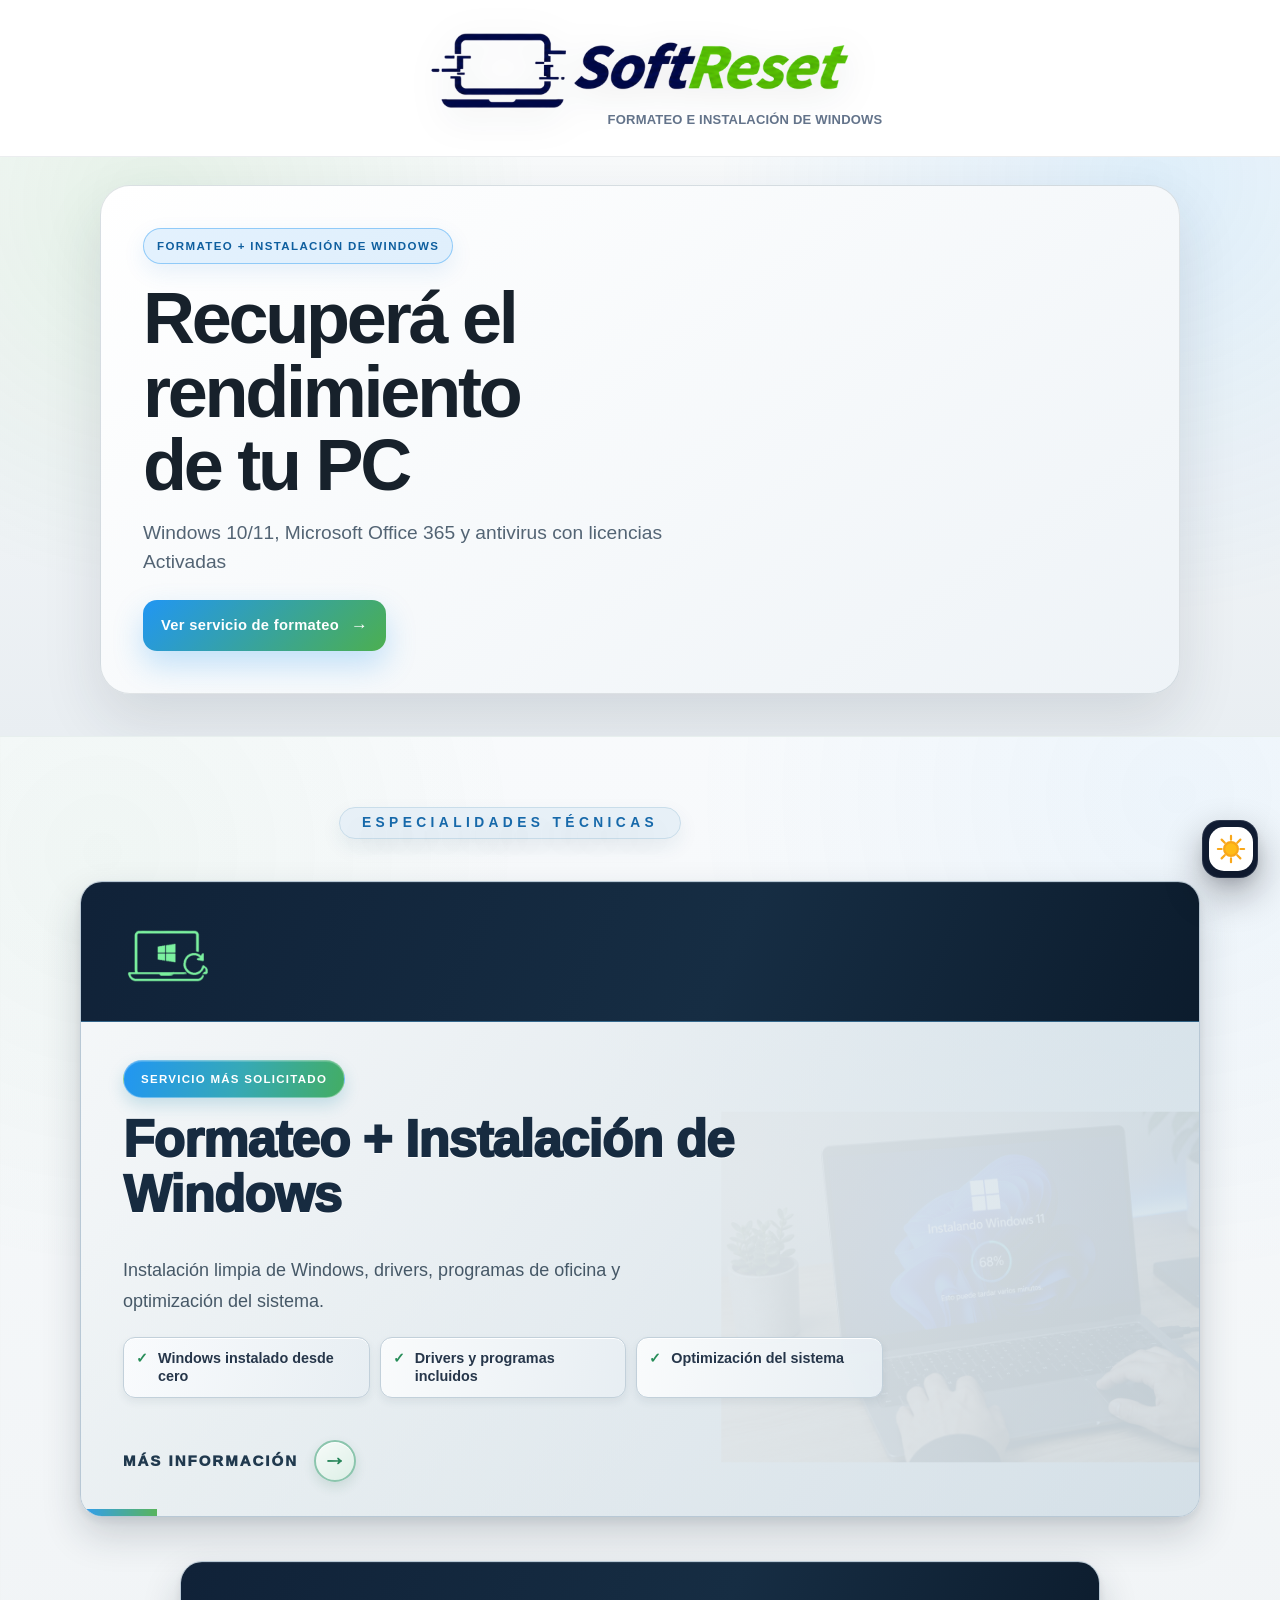
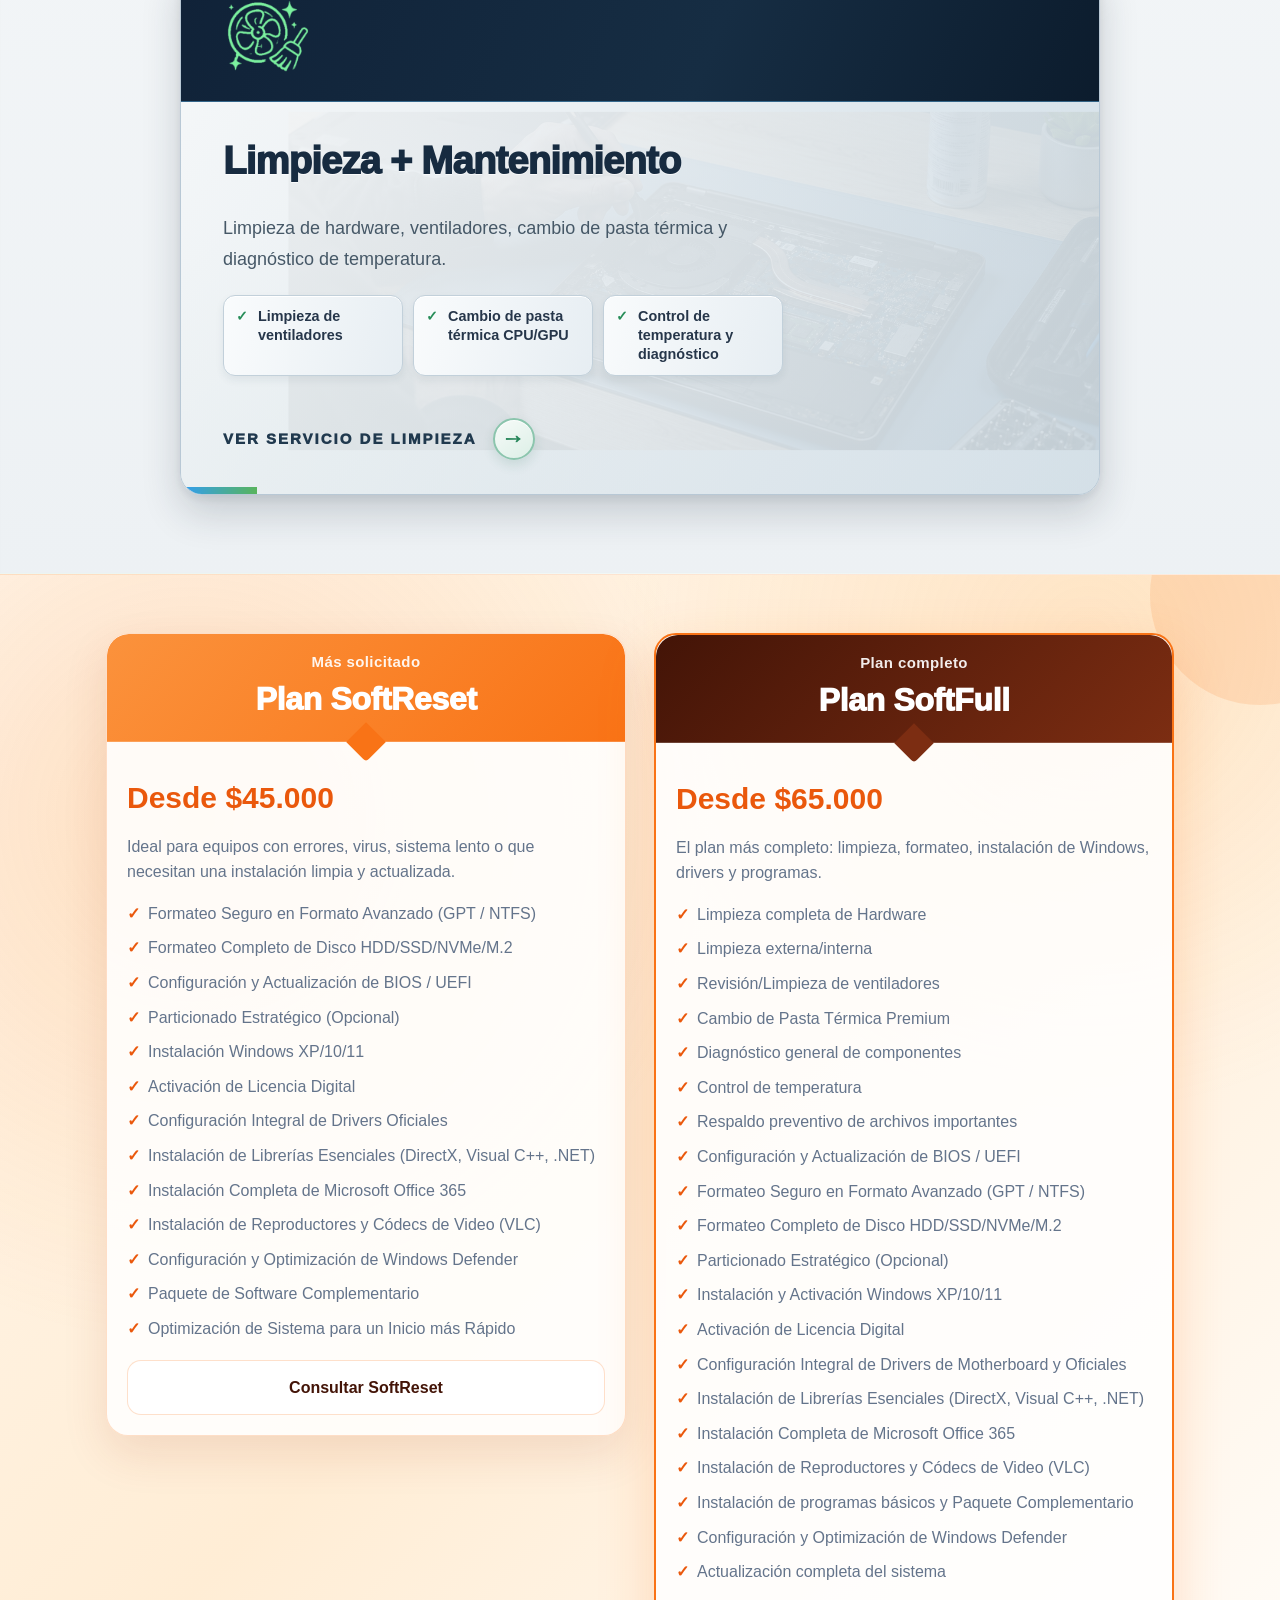
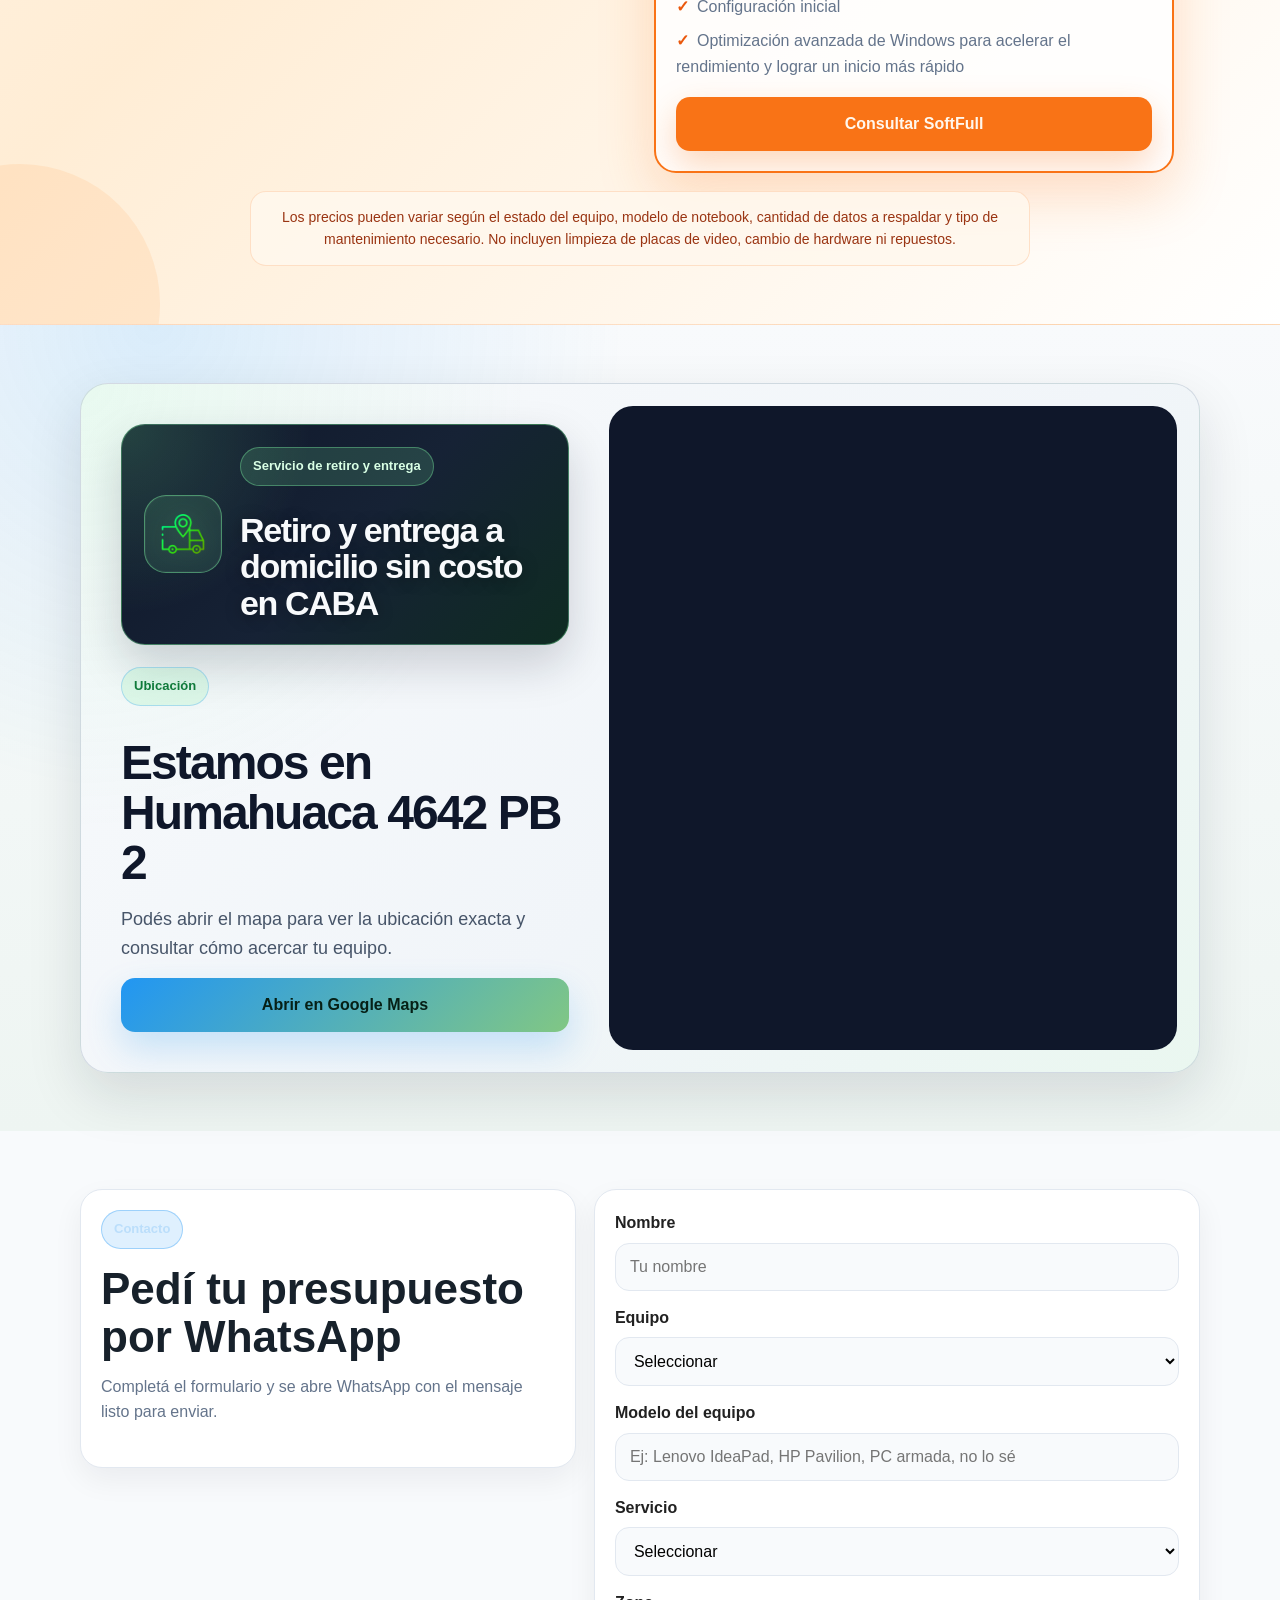
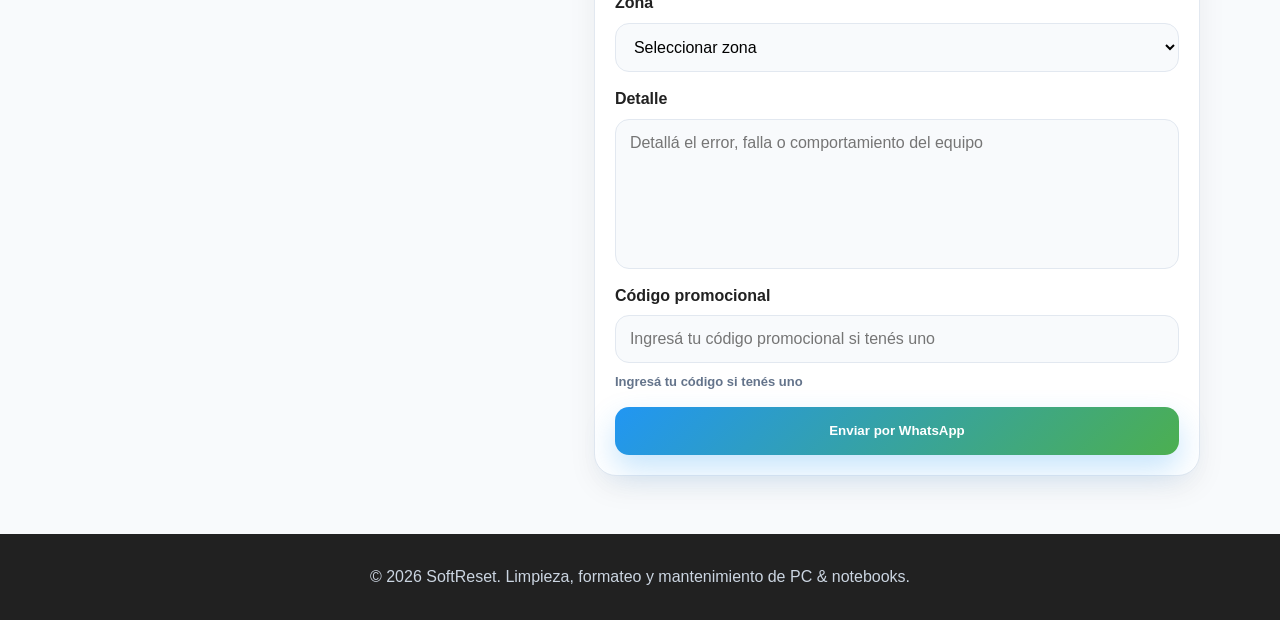
<file: index.html>
<!DOCTYPE html>

<html lang="es">
<head>
<meta charset="utf-8"/>
<meta content="light dark" name="color-scheme"/><meta content="#f5f7fb" id="themeColorMeta" name="theme-color"/><meta content="width=device-width, initial-scale=1.0" name="viewport"/>
<meta content="Formateo e instalación de Windows para PC y notebooks: instalación limpia, drivers, programas, optimización y mantenimiento técnico." name="description"/>
<title>SoftReset | Formateo e instalación de Windows para PC y notebooks</title>
<script id="initialThemeScript">(function(){try{var t=localStorage.getItem('softreset-theme');document.documentElement.dataset.theme=t==='dark'?'dark':'light';}catch(e){document.documentElement.dataset.theme='light';}})();</script><link href="css/styles.css" rel="stylesheet"/>

<style id="softreset-logo-final-integration">
/* Integración del logotipo SoftReset en la Home: solo cabecera y marca. */
#siteHeader.site-header--horizontal-logo {
  background: #ffffff !important;
  background-image: none !important;
  border-bottom: 1px solid rgba(10, 30, 60, .08) !important;
  box-shadow: none !important;
}
html[data-theme="dark"] #siteHeader.site-header--horizontal-logo {
  background: #080f1d !important;
  border-bottom-color: rgba(255,255,255,.08) !important;
}
#siteHeader.site-header--horizontal-logo > .container.header-content {
  width: 100% !important;
  max-width: none !important;
  min-height: 136px !important;
  height: 136px !important;
  padding: 12px 16px 10px !important;
  margin: 0 auto !important;
  display: flex !important;
  align-items: center !important;
  justify-content: center !important;
  box-sizing: border-box !important;
  background: transparent !important;
}
#siteHeader.site-header--horizontal-logo .brand-logo--horizontal {
  width: min(600px, 94vw) !important;
  max-width: 600px !important;
  margin: 0 auto !important;
  padding: 0 !important;
  display: flex !important;
  flex-direction: column !important;
  align-items: stretch !important;
  justify-content: center !important;
  gap: 2px !important;
  background: transparent !important;
  text-decoration: none !important;
}
#siteHeader.site-header--horizontal-logo .brand-logo--horizontal img {
  display: block !important;
  width: 100% !important;
  max-width: 100% !important;
  height: auto !important;
  max-height: none !important;
  margin: 0 !important;
  padding: 0 !important;
  object-fit: contain !important;
  object-position: center !important;
  background: transparent !important;
  border: 0 !important;
  border-radius: 0 !important;
  box-shadow: none !important;
}
#siteHeader.site-header--horizontal-logo .brand-logo--horizontal .brand-subtitle {
  display: block !important;
  width: 61% !important;
  margin: 0 0 0 39% !important;
  padding: 0 !important;
  box-sizing: border-box !important;
  color: #64748b !important;
  font-size: clamp(9px, 1.1vw, 13px) !important;
  font-weight: 700 !important;
  line-height: 1.2 !important;
  letter-spacing: clamp(.45px, .09vw, 1px) !important;
  text-align: center !important;
  white-space: nowrap !important;
}
html[data-theme="dark"] #siteHeader.site-header--horizontal-logo .brand-logo--horizontal .brand-subtitle {
  color: #aab7c9 !important;
}
@media (max-width: 600px) {
  #siteHeader.site-header--horizontal-logo > .container.header-content {
    min-height: 104px !important;
    height: 104px !important;
    padding: 8px 10px !important;
  }
  #siteHeader.site-header--horizontal-logo .brand-logo--horizontal {
    width: 96vw !important;
  }
  #siteHeader.site-header--horizontal-logo .brand-logo--horizontal .brand-subtitle {
    font-size: clamp(7px, 2vw, 10px) !important;
    letter-spacing: .35px !important;
  }
}
</style>
<style id="softreset-option-five-style">html body .theme-toggle .softreset-option-five {transform:none!important;} html body .softreset-option-five .sr-moon {display:none;} html body .softreset-option-five .sr-sun {display:inline;} html[data-theme="dark"] body .softreset-option-five .sr-moon {display:inline;} html[data-theme="dark"] body .softreset-option-five .sr-sun {display:none;}</style>


</head>
<body>
<!-- Barra superior -->
<header class="site-header site-header--horizontal-logo softreset-brand-fixed" id="siteHeader">
<div class="container header-content softreset-brand-row">
<a aria-label="SoftReset inicio" class="brand brand-logo brand-logo--horizontal softreset-brand-link" href="#inicio">
<img alt="SoftReset" src="assets/img/softreset-logo-horizontal.png" data-logo-light="assets/img/softreset-logo-horizontal.png" data-logo-dark="assets/img/softreset-logo-horizontal-dark.png"/><span class="brand-subtitle">FORMATEO E INSTALACIÓN DE WINDOWS</span>
</a>
</div>
</header>
<!-- Hero -->
<main id="inicio">
<section class="hero hero-clean">
<div class="container">
<div class="hero-panel reveal hero-panel--formateo">
<div class="hero-copy">
<span class="badge hero-service-label">FORMATEO + INSTALACIÓN DE WINDOWS</span>
<h1>Recuperá el rendimiento de tu PC</h1>
<p>Windows 10/11, Microsoft Office 365 y antivirus con licencias Activadas</p>
<a class="hero-primary-cta" href="formateo-instalacion-windows.html">Ver servicio de formateo <span>→</span></a>
</div>

</div>
</div>
</section>
<!-- Servicios -->
<section class="section arc-services-section" id="servicios">
<div class="container">
<div class="arc-section-title reveal arc-section-title--badge-only">
<span>Especialidades técnicas</span>
</div>
<div class="arc-service-grid">
<article class="arc-service-card reveal arc-service-card--primary" tabindex="0">
<img alt="" aria-hidden="true" class="arc-service-bg" src="assets/img/formateo.png"/>
<div aria-hidden="true" class="arc-service-icon">
<img alt="" src="assets/img/icono-servicio-formateo.png"/>
</div>
<div class="arc-service-content"><span class="service-priority-badge">SERVICIO MÁS SOLICITADO</span>
<h3>Formateo + Instalación de Windows</h3>
<p>Instalación limpia de Windows, drivers, programas de oficina y optimización del sistema.</p>
<ul class="service-quick-benefits"><li>Windows instalado desde cero</li><li>Drivers y programas incluidos</li><li>Optimización del sistema</li></ul>
</div>
<a aria-label="Abrir página de Formateo e Instalación de Windows" class="arc-service-link" href="formateo-instalacion-windows.html">Más información <span>→</span></a>
</article>
<article class="arc-service-card reveal arc-service-card--secondary" tabindex="0">
<img alt="" aria-hidden="true" class="arc-service-bg" src="assets/img/limpieza.png"/>
<div aria-hidden="true" class="arc-service-icon">
<img alt="" src="assets/img/icono-servicio-limpieza.png"/>
</div>
<div class="arc-service-content">
<h3>Limpieza + Mantenimiento</h3>
<p>Limpieza de hardware, ventiladores, cambio de pasta térmica y diagnóstico de temperatura.</p>
<ul class="service-quick-benefits">
<li>Limpieza de ventiladores</li>
<li>Cambio de pasta térmica CPU/GPU</li>
<li>Control de temperatura y diagnóstico</li>
</ul>
</div>
<a aria-label="Abrir página de Limpieza y Mantenimiento" class="arc-service-link" href="limpieza-mantenimiento.html">Ver servicio de limpieza <span>→</span></a>
</article>
</div>
</div>
</section>
<!-- Planes -->
<section class="section" id="planes">
<div class="container">
<div class="plans-grid plans-two-vertical">
<article class="plan-card reveal">
<div class="plan-head">
<span class="plan-label plan-label-dark">Más solicitado</span>
<h3>Plan SoftReset</h3>
</div>
<p class="price">Desde $45.000</p>
<p class="plan-desc">Ideal para equipos con errores, virus, sistema lento o que necesitan una instalación limpia y actualizada.</p>
<ul>
  <li>Formateo Seguro en Formato Avanzado (GPT / NTFS)</li>
  <li>Formateo Completo de Disco HDD/SSD/NVMe/M.2</li>
  <li>Configuración y Actualización de BIOS / UEFI</li>
  <li>Particionado Estratégico (Opcional)</li>
  <li>Instalación Windows XP/10/11</li>
  <li>Activación de Licencia Digital</li>
  <li>Configuración Integral de Drivers Oficiales</li>
  <li>Instalación de Librerías Esenciales (DirectX, Visual C++, .NET)</li>
  <li>Instalación Completa de Microsoft Office 365</li>
  <li>Instalación de Reproductores y Códecs de Video (VLC)</li>
  <li>Configuración y Optimización de Windows Defender</li>
  <li>Paquete de Software Complementario</li>
  <li>Optimización de Sistema para un Inicio más Rápido</li>
</ul>
<a class="btn btn-secondary" href="#contacto">Consultar SoftReset</a>
</article><article class="plan-card plan-featured reveal">
<div class="plan-head">
<span class="plan-label">Plan completo</span>
<h3>Plan SoftFull</h3>
</div>
<p class="price">Desde $65.000</p>
<p class="plan-desc">El plan más completo: limpieza, formateo, instalación de Windows, drivers y programas.</p>
<ul>
  <!-- FASE 1: MANTENIMIENTO FÍSICO Y LIMPIEZA -->
  <li>Limpieza completa de Hardware</li>
  <li>Limpieza externa/interna</li>
  <li>Revisión/Limpieza de ventiladores</li>
  <li>Cambio de Pasta Térmica Premium</li>

  <!-- FASE 2: DIAGNÓSTICO Y RESPALDO -->
  <li>Diagnóstico general de componentes</li>
  <li>Control de temperatura</li>
  <li>Respaldo preventivo de archivos importantes</li>

  <!-- FASE 3: FORMATEO Y PREPARACIÓN DE DISCO -->
  <li>Configuración y Actualización de BIOS / UEFI</li>
  <li>Formateo Seguro en Formato Avanzado (GPT / NTFS)</li>
  <li>Formateo Completo de Disco HDD/SSD/NVMe/M.2</li>
  <li>Particionado Estratégico (Opcional)</li>

  <!-- FASE 4: INSTALACIÓN DE SISTEMA Y DRIVERS -->
  <li>Instalación y Activación Windows XP/10/11</li>
  <li>Activación de Licencia Digital</li>
  <li>Configuración Integral de Drivers de Motherboard y Oficiales</li>
  <li>Instalación de Librerías Esenciales (DirectX, Visual C++, .NET)</li>

  <!-- FASE 5: PROGRAMAS Y OPTIMIZACIÓN -->
  <li>Instalación Completa de Microsoft Office 365</li>
  <li>Instalación de Reproductores y Códecs de Video (VLC)</li>
  <li>Instalación de programas básicos y Paquete Complementario</li>
  <li>Configuración y Optimización de Windows Defender</li>
  <li>Actualización completa del sistema</li>
  <li>Configuración inicial</li>
  <li>Optimización avanzada de Windows para acelerar el rendimiento y lograr un inicio más rápido</li>
</ul>

<a class="btn btn-primary" href="#contacto">Consultar SoftFull</a>
</article></div>
<div aria-hidden="true" class="plans-hint">Deslizá <span>»»</span></div>
<p class="prices-note">
          Los precios pueden variar según el estado del equipo, modelo de notebook, cantidad de datos a respaldar y tipo de mantenimiento necesario.
          No incluyen limpieza de placas de video, cambio de hardware ni repuestos.
        </p>
</div>
</section>
<!-- Ubicación -->
<section class="section location-section" id="ubicacion">
<div class="container">
<div class="location-card location-delivery-card reveal">
<div class="location-info">
<div class="delivery-mini">
<div aria-hidden="true" class="delivery-icon">
<img alt="" src="assets/img/icono-retiro-entrega.png"/>
</div>
<div class="delivery-copy">
<span class="badge">Servicio de retiro y entrega</span>
<h2>Retiro y entrega a domicilio sin costo en CABA</h2>
</div>
</div>
<div class="location-copy">
<span class="badge">Ubicación</span>
<h2>Estamos en Humahuaca 4642 PB 2</h2>
<p>Podés abrir el mapa para ver la ubicación exacta y consultar cómo acercar tu equipo.</p>
<a class="btn btn-primary" href="https://maps.app.goo.gl/tvUy39z2bBKxJSYYA" rel="noopener" target="_blank">Abrir en Google Maps</a>
</div>
</div>
<div aria-label="Mapa de ubicación SoftReset" class="map-frame">
<iframe allowfullscreen="" loading="lazy" referrerpolicy="no-referrer-when-downgrade" src="https://www.google.com/maps?q=Humahuaca%204642%20PB%202%2C%20Ciudad%20Aut%C3%B3noma%20de%20Buenos%20Aires&amp;output=embed" title="Mapa de ubicación SoftReset">
</iframe>
</div>
</div>
</div>
</section>
<!-- Contacto -->
<section class="section" id="contacto">
<div class="container contact-grid">
<div class="contact-info reveal">
<span class="badge">Contacto</span>
<h2>Pedí tu presupuesto por WhatsApp</h2>
<p>Completá el formulario y se abre WhatsApp con el mensaje listo para enviar.</p>
<div class="contact-data">
</div>
</div>
<form class="contact-form reveal" id="contactForm">
<label>
            Nombre
            <input id="nombre" placeholder="Tu nombre" required="" type="text"/>
</label>
<label>
            Equipo
            <select id="equipo" required="">
<option value="">Seleccionar</option>
<option value="Notebook estándar">Notebook estándar</option>
<option value="Notebook Gamer">Notebook Gamer</option>
<option value="PC de escritorio">PC de escritorio</option>
<option value="Otro">Otro</option>
</select>
</label>
<label>
            Modelo del equipo
            <input id="modelo" placeholder="Ej: Lenovo IdeaPad, HP Pavilion, PC armada, no lo sé" type="text"/>
</label>
<label>
            Servicio
            <select id="servicio" required=""><option value="">Seleccionar</option><option value="Plan SoftReset - Formateo + instalación de Windows">Formateo completo</option><option value="Plan SoftFull - Limpieza + Formateo completo">Limpieza + Formateo</option><option value="Plan SoftGPU - Limpieza de placa de video gamer">Limpieza de placa de video</option></select>
</label>
<label>
            Zona
            <select id="zona" required="">
<option value="">Seleccionar zona</option>
<optgroup label="CABA - Barrios">
<option value="Agronomía">Agronomía</option>
<option value="Almagro">Almagro</option>
<option value="Balvanera">Balvanera</option>
<option value="Barracas">Barracas</option>
<option value="Belgrano">Belgrano</option>
<option value="Boedo">Boedo</option>
<option value="Caballito">Caballito</option>
<option value="Chacarita">Chacarita</option>
<option value="Coghlan">Coghlan</option>
<option value="Colegiales">Colegiales</option>
<option value="Constitución">Constitución</option>
<option value="Flores">Flores</option>
<option value="Floresta">Floresta</option>
<option value="La Boca">La Boca</option>
<option value="La Paternal">La Paternal</option>
<option value="Liniers">Liniers</option>
<option value="Mataderos">Mataderos</option>
<option value="Monserrat">Monserrat</option>
<option value="Monte Castro">Monte Castro</option>
<option value="Nueva Pompeya">Nueva Pompeya</option>
<option value="Núñez">Núñez</option>
<option value="Palermo">Palermo</option>
<option value="Parque Avellaneda">Parque Avellaneda</option>
<option value="Parque Chacabuco">Parque Chacabuco</option>
<option value="Parque Chas">Parque Chas</option>
<option value="Parque Patricios">Parque Patricios</option>
<option value="Puerto Madero">Puerto Madero</option>
<option value="Recoleta">Recoleta</option>
<option value="Retiro">Retiro</option>
<option value="Saavedra">Saavedra</option>
<option value="San Cristóbal">San Cristóbal</option>
<option value="San Nicolás">San Nicolás</option>
<option value="San Telmo">San Telmo</option>
<option value="Vélez Sarsfield">Vélez Sarsfield</option>
<option value="Versalles">Versalles</option>
<option value="Villa Crespo">Villa Crespo</option>
<option value="Villa del Parque">Villa del Parque</option>
<option value="Villa Devoto">Villa Devoto</option>
<option value="Villa General Mitre">Villa General Mitre</option>
<option value="Villa Lugano">Villa Lugano</option>
<option value="Villa Luro">Villa Luro</option>
<option value="Villa Ortúzar">Villa Ortúzar</option>
<option value="Villa Pueyrredón">Villa Pueyrredón</option>
<option value="Villa Real">Villa Real</option>
<option value="Villa Riachuelo">Villa Riachuelo</option>
<option value="Villa Santa Rita">Villa Santa Rita</option>
<option value="Villa Soldati">Villa Soldati</option>
<option value="Villa Urquiza">Villa Urquiza</option>
</optgroup>
<optgroup label="AMBA">
<option value="AMBA / Provincia de Buenos Aires - consultar disponibilidad">AMBA / Provincia de Buenos Aires - consultar disponibilidad</option>
</optgroup>
</select>
</label>
<label>
            Detalle
            <textarea id="detalle" placeholder="Detallá el error, falla o comportamiento del equipo" rows="4"></textarea>
</label>
<label>
            Código promocional
            <input autocapitalize="characters" autocomplete="off" id="codigoPromo" inputmode="text" placeholder="Ingresá tu código promocional si tenés uno" type="text"/>
<small class="promo-help" id="promoHelp">Ingresá tu código si tenés uno</small>
</label>
<button class="btn btn-primary" type="submit">Enviar por WhatsApp</button>
</form>
</div>
</section>
</main>
<!-- Botón flotante -->
<!-- Barra inferior móvil -->

<nav aria-label="Navegación rápida" class="mobile-bottom-bar">
<div class="mobile-bottom-links">
<a href="#servicios">Servicios</a>
<a href="#planes">Planes</a>
<a href="#contacto">Contacto</a>
</div>
<button aria-label="Activar modo oscuro" aria-pressed="false" class="theme-toggle" title="Cambiar tema" type="button">
<svg aria-hidden="true" class="theme-toggle-icon softreset-option-five" focusable="false" viewBox="0 0 48 48"><g class="sr-moon"><defs><linearGradient id="srMoonBlue" x2="0.8" y2="1"><stop stop-color="#83f1ff"/><stop offset=".55" stop-color="#00baff"/><stop offset="1" stop-color="#0084e4"/></linearGradient></defs><path d="M25 5 A18 18 0 1 0 42 31 A16 16 0 0 1 25 5Z" fill="url(#srMoonBlue)"/><path d="m36 3 2 5 5 2-5 2-2 5-2-5-5-2 5-2zM45 16l1 3 3 1-3 1-1 3-1-3-3-1 3-1z" fill="#65e6ff"/></g><g class="sr-sun" fill="#ffbc19" stroke="#f9a719" stroke-width="3.5" stroke-linecap="round"><circle cx="24" cy="24" r="11"/><path d="M24 3v6M24 39v6M3 24h6M39 24h6M9 9l5 5M34 34l5 5M39 9l-5 5M14 34l-5 5" fill="none"/></g></svg>
</button>
</nav><footer>
<div class="container">
<p>© 2026 SoftReset. Limpieza, formateo y mantenimiento de PC &amp; notebooks.</p>
</div>
</footer>
<script>
// Conserva el tema elegido al navegar a otra página, incluso si el sitio se abre localmente como file://.
(() => {
  const root = document.documentElement;
  document.addEventListener('click', (event) => {
    const link = event.target.closest('a[href]');
    if (!link) return;
    const href = link.getAttribute('href') || '';
    if (!/formateo-instalacion-windows\.html(?:[?#]|$)/i.test(href)) return;
    const theme = root.dataset.theme === 'dark' ? 'dark' : 'light';
    try { localStorage.setItem('softreset-theme', theme); } catch (_) {}
    const destination = new URL(link.href, window.location.href);
    destination.searchParams.set('theme', theme);
    link.href = destination.href;
  }, true);
})();
</script>
<script src="js/main.js"></script>

<style id="softreset-subtitle-under-brand-name">
/* El subtítulo queda debajo del nombre SoftReset, alineado con el texto y no con la notebook. */
.site-header.site-header--horizontal-logo .brand-logo--horizontal { display:flex !important; flex-direction:column !important; align-items:stretch !important; justify-content:center !important; gap:0 !important; }
.site-header.site-header--horizontal-logo .brand-logo--horizontal img { display:block !important; margin:0 auto !important; }
.site-header.site-header--horizontal-logo .brand-logo--horizontal .brand-subtitle { display:block !important; box-sizing:border-box !important; width:65% !important; margin:0 0 0 35% !important; padding:0 !important; text-align:center !important; white-space:nowrap !important; font-size:clamp(7px, 1.05vw, 11px) !important; line-height:1.15 !important; letter-spacing:clamp(.55px, .13vw, 1.25px) !important; font-weight:700 !important; color:#8b98a8 !important; }
html[data-theme="light"] .site-header.site-header--horizontal-logo .brand-subtitle { color:#64748b !important; }
.header .logo { display:flex !important; flex-direction:column !important; align-items:stretch !important; justify-content:center !important; gap:0 !important; }
.header .logo img { display:block !important; margin:0 auto !important; }
.header .logo .brand-subtitle { display:block !important; box-sizing:border-box !important; width:65% !important; margin:0 0 0 35% !important; text-align:center !important; white-space:nowrap !important; font-size:clamp(7px, 1.05vw, 11px) !important; line-height:1.15 !important; letter-spacing:clamp(.55px, .13vw, 1.25px) !important; font-weight:700 !important; color:#8b98a8 !important; }
html[data-theme="light"] .header .logo .brand-subtitle { color:#64748b !important; }
@media(max-width:500px) { .site-header.site-header--horizontal-logo .brand-logo--horizontal .brand-subtitle, .header .logo .brand-subtitle { font-size:7px !important; letter-spacing:.5px !important; } }
</style>


<style id="softreset-unified-brand-header">
/* El fondo del encabezado coincide exactamente con el fondo plano del logo. */
.site-header.site-header--horizontal-logo { background:#ffffff !important; background-image:none !important; backdrop-filter:none !important; -webkit-backdrop-filter:none !important; border-bottom-color:rgba(10,30,60,.08) !important; }
html[data-theme="dark"] .site-header.site-header--horizontal-logo { background:#080f1d !important; border-bottom-color:rgba(255,255,255,.08) !important; }
.site-header.site-header--horizontal-logo .header-content { justify-content:center !important; min-height:156px !important; padding:10px 0 13px !important; box-sizing:border-box !important; }
.site-header.site-header--horizontal-logo .brand-logo--horizontal { display:flex !important; flex-direction:column !important; align-items:stretch !important; justify-content:center !important; gap:0 !important; width:min(600px,94vw) !important; margin:0 auto !important; }
.site-header.site-header--horizontal-logo .brand-logo--horizontal img { display:block !important; width:100% !important; max-width:100% !important; height:auto !important; max-height:none !important; object-fit:contain !important; margin:0 auto !important; }
.site-header.site-header--horizontal-logo .brand-logo--horizontal .brand-subtitle { display:block !important; box-sizing:border-box !important; width:65% !important; margin:0 0 0 35% !important; padding:0 0 2px !important; text-align:center !important; white-space:nowrap !important; font-size:clamp(10px,1.15vw,14px) !important; line-height:1.25 !important; letter-spacing:clamp(.7px,.12vw,1.2px) !important; font-weight:700 !important; color:#64748b !important; }
html[data-theme="dark"] .site-header.site-header--horizontal-logo .brand-logo--horizontal .brand-subtitle { color:#aab7c9 !important; }
@media(max-width:600px) { .site-header.site-header--horizontal-logo .header-content { min-height:120px !important; padding:9px 0 11px !important; } .site-header.site-header--horizontal-logo .brand-logo--horizontal { width:96% !important; gap:0 !important; } .site-header.site-header--horizontal-logo .brand-logo--horizontal .brand-subtitle { font-size:clamp(9px,2.3vw,11px) !important; letter-spacing:.55px !important; } }
</style>
<script id="softreset-theme-logo-sync">(function(){function sync(){var dark=document.documentElement.dataset.theme==='dark';document.querySelectorAll('img[data-logo-light][data-logo-dark]').forEach(function(img){var src=dark?img.getAttribute('data-logo-dark'):img.getAttribute('data-logo-light');if(src&&img.getAttribute('src')!==src)img.setAttribute('src',src);});}sync();new MutationObserver(sync).observe(document.documentElement,{attributes:true,attributeFilter:['data-theme']});window.addEventListener('pageshow',sync);})();</script>

</body>
</html>
<style id="softreset-responsive-brand-corrected">
html body header#siteHeader, html body header.header.softreset-brand-fixed { overflow:visible !important; height:auto !important; min-height:0 !important; }
html body header.softreset-brand-fixed:is(#siteHeader,#softresetFormateoHeader) > .softreset-brand-row { display:flex !important; justify-content:center !important; align-items:center !important; width:100% !important; max-width:none !important; min-height:0 !important; height:auto !important; margin:0 !important; padding:12px 0 !important; box-sizing:border-box !important; }
html body header.softreset-brand-fixed:is(#siteHeader,#softresetFormateoHeader) .softreset-brand-link { display:flex !important; flex-direction:column !important; align-items:center !important; justify-content:center !important; width:min(600px,96%) !important; max-width:none !important; height:auto !important; min-height:0 !important; padding:0 !important; margin:0 auto !important; gap:2px !important; overflow:visible !important; }
html body header.softreset-brand-fixed:is(#siteHeader,#softresetFormateoHeader) .softreset-brand-link img { display:block !important; content:normal !important; width:100% !important; max-width:none !important; height:auto !important; min-height:0 !important; max-height:none !important; aspect-ratio:1800 / 236 !important; object-fit:contain !important; margin:0 !important; padding:0 !important; flex:none !important; visibility:visible !important; opacity:1 !important; position:static !important; transform:none !important; }
html body header.softreset-brand-fixed:is(#siteHeader,#softresetFormateoHeader) .softreset-brand-link .brand-subtitle { width:65% !important; margin:0 0 0 35% !important; font-size:clamp(8px,1.65vw,13px) !important; letter-spacing:.2px !important; white-space:normal !important; text-align:center !important; }
@media(max-width:700px){ html body header.softreset-brand-fixed:is(#siteHeader,#softresetFormateoHeader) .softreset-brand-link img { width:137% !important; max-width:none !important; } html body header.softreset-brand-fixed:is(#siteHeader,#softresetFormateoHeader) .softreset-brand-link { overflow:hidden !important; } }
</style>
</file>
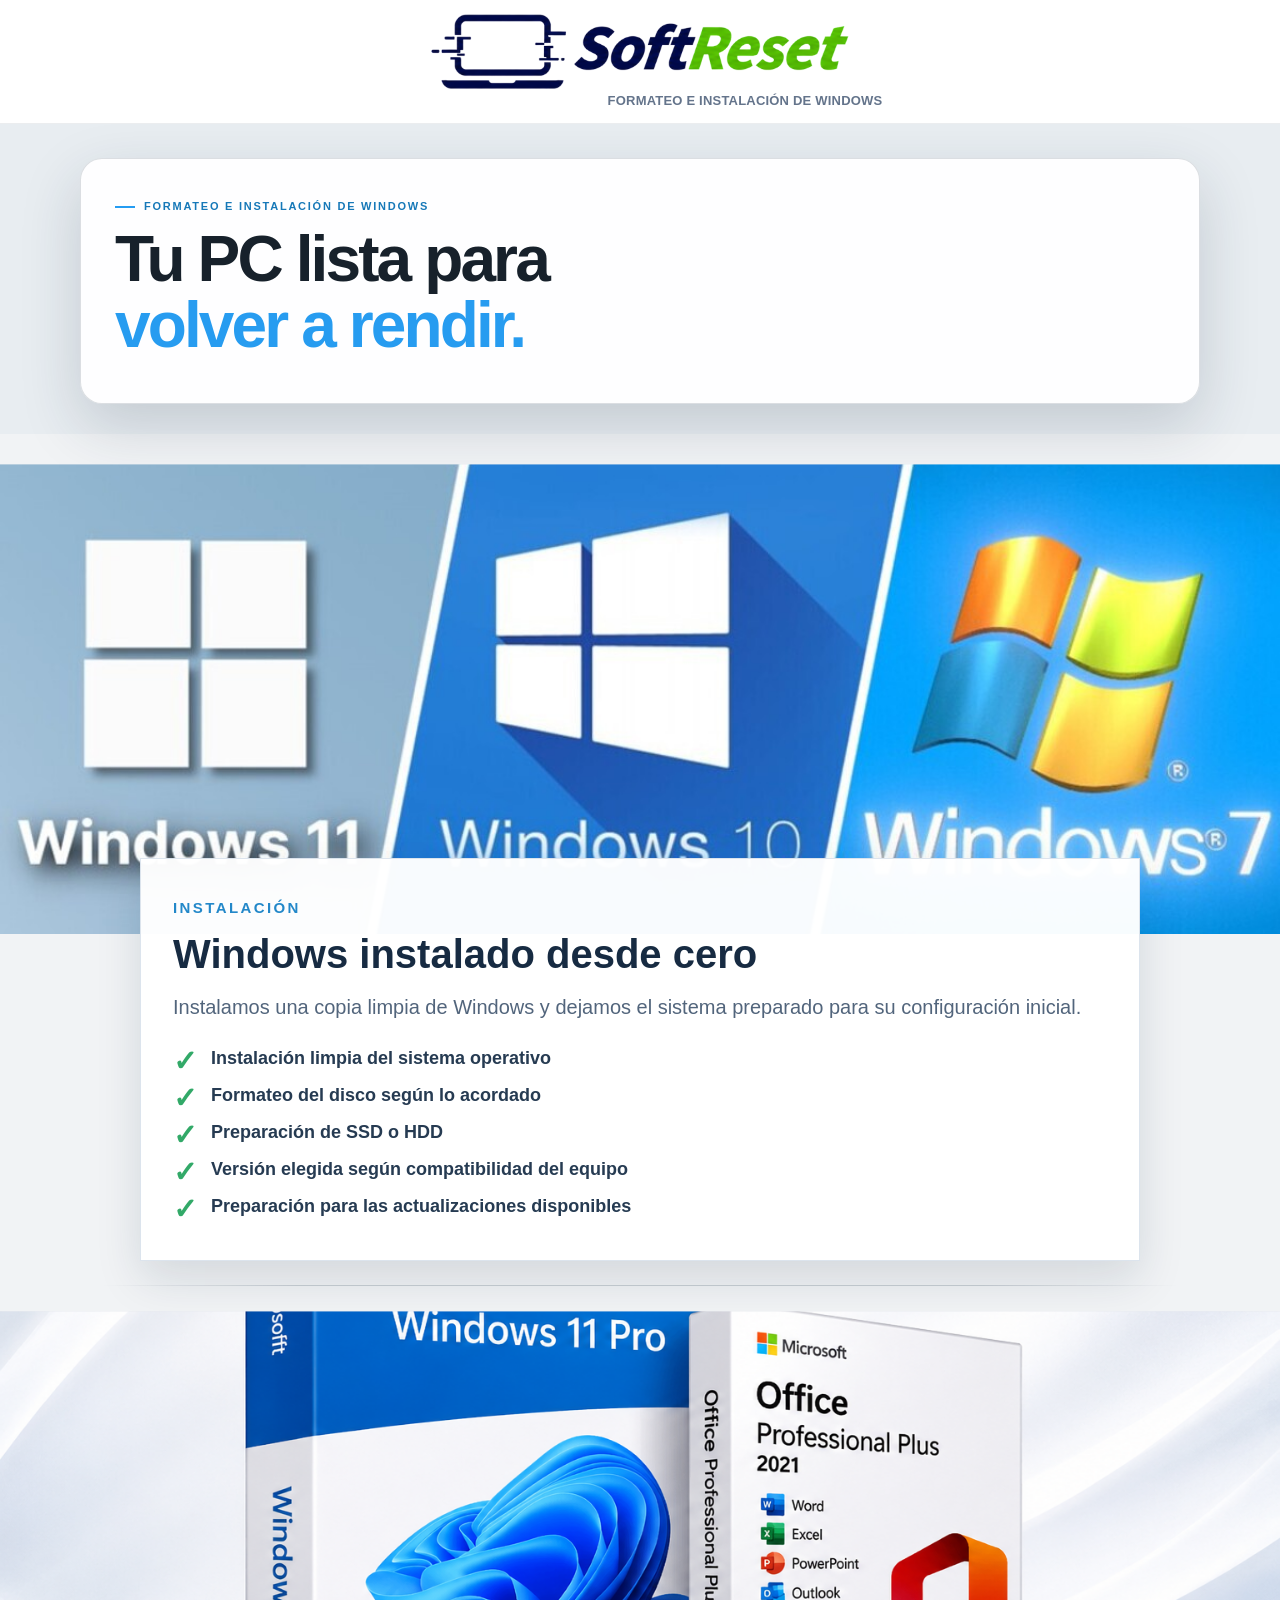
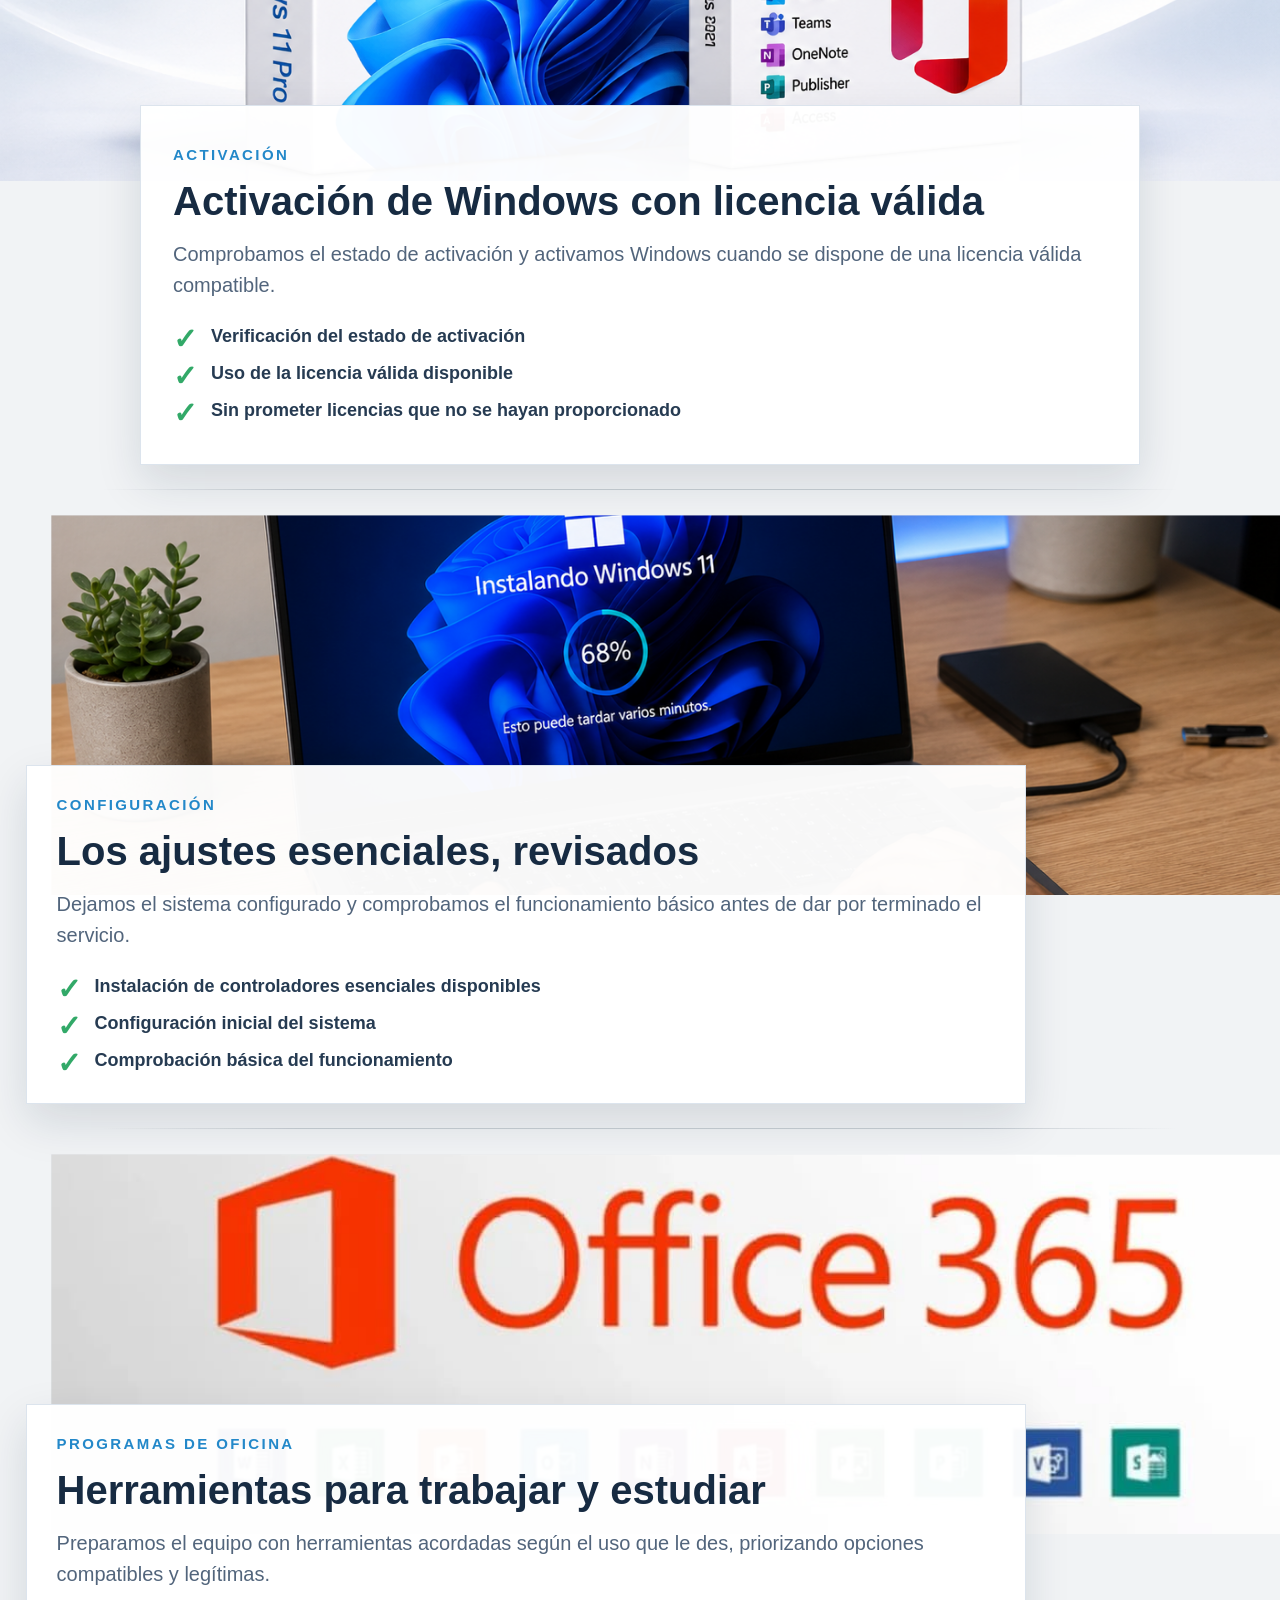
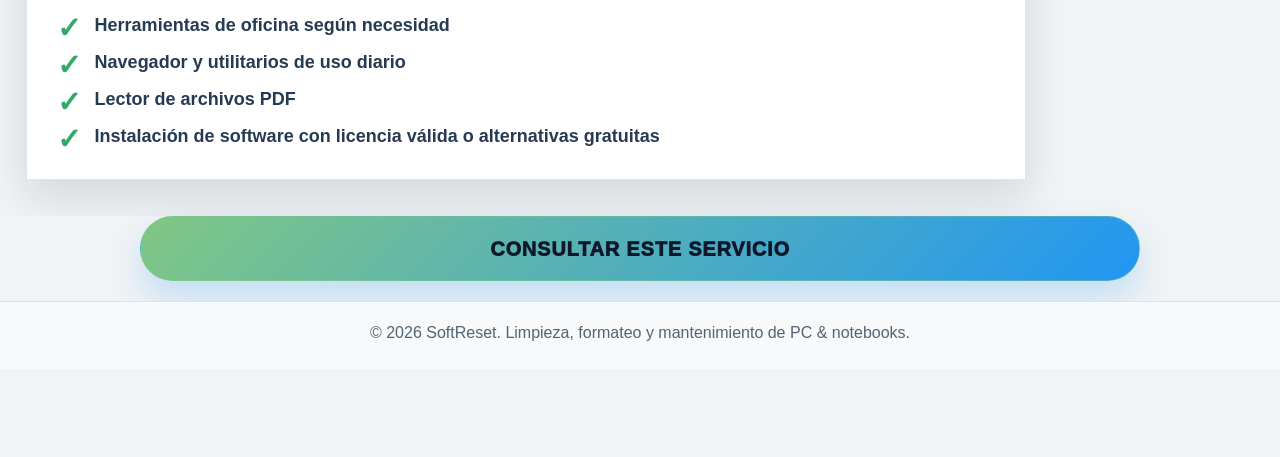
<file: formateo-instalacion-windows.html>
<!DOCTYPE html>
<html lang="es">
<head>
<meta charset="UTF-8">
<meta name="viewport" content="width=device-width, initial-scale=1">
<meta name="theme-color" id="themeColorMeta" content="#f5f7fb">
<script id="initialThemeScript">(function(){var t=null;try{var q=new URLSearchParams(window.location.search).get("theme");if(q==="dark"||q==="light"){t=q;try{localStorage.setItem("softreset-theme",t);}catch(e){}}else{t=localStorage.getItem("softreset-theme");}}catch(e){}document.documentElement.dataset.theme=t==="dark"?"dark":"light";})();</script>
<meta name="description" content="Instalación, formateo y configuración inicial de Windows. SoftReset.">
<title>Instalación y formateo de Windows | SoftReset</title>
<style>
:root{--bg:#171b1d;--surface:#20282e;--surface-glass:rgba(20,28,34,.94);--text:#f5f6f7;--muted:#c7d0d8;--blue:#279cf0;--green:#78b936;--line:rgba(220,235,245,.15);--max:1120px}
*{box-sizing:border-box}html{scroll-behavior:smooth;scroll-padding-top:82px}body{margin:0;background:var(--bg);color:var(--text);font-family:Inter,"Segoe UI",Arial,sans-serif;line-height:1.55}a{color:inherit;text-decoration:none}.wrap{width:min(var(--max),calc(100% - 48px));margin-inline:auto}
.header{position:sticky;top:0;z-index:20;background:rgba(23,27,29,.94);backdrop-filter:blur(14px);border-bottom:1px solid var(--line)}.nav{height:88px;display:flex;align-items:center;justify-content:center;gap:18px}.logo{display:flex;align-items:center;justify-content:center}.logo img{display:block;width:270px;max-height:68px;object-fit:contain}.button{display:inline-flex;align-items:center;justify-content:center;gap:10px;padding:12px 22px;border-radius:999px;background:linear-gradient(105deg,#249cf2,#40ae79);font-weight:750;color:#fff;transition:filter .2s,transform .2s}.button:hover{filter:brightness(1.08);transform:translateY(-1px)}
.hero{position:relative;min-height:610px;display:flex;align-items:flex-end;padding:70px 0 64px;isolation:isolate;background:#101820 url('assets/img/configuracion-inicial-equipo.png') center 43%/cover no-repeat}.hero:before{content:"";position:absolute;inset:0;z-index:-1;background:linear-gradient(90deg,rgba(7,15,22,.18),rgba(7,15,22,.04) 55%,rgba(7,15,22,.2)),linear-gradient(0deg,rgba(7,15,22,.8),transparent 65%)}.hero-card{width:min(590px,68%);padding:32px 34px 30px;background:var(--surface-glass);border:1px solid rgba(255,255,255,.13);border-radius:22px;box-shadow:0 22px 60px rgba(0,0,0,.34);backdrop-filter:blur(16px);transform:translateY(20px)}.eyebrow{display:inline-flex;align-items:center;gap:9px;margin:0 0 12px;color:#8bcfff;font-size:11px;font-weight:850;letter-spacing:.16em;text-transform:uppercase}.eyebrow:before{content:"";width:20px;height:2px;background:var(--blue)}h1,h2,p{margin-top:0}.hero h1{font-size:clamp(38px,5.5vw,64px);line-height:1.03;letter-spacing:-.045em;margin-bottom:14px;max-width:550px}.hero h1 span{color:var(--blue)}.hero-card p{font-size:17px;color:#d5dee6;margin-bottom:22px;max-width:480px}.hero-meta{display:flex;flex-wrap:wrap;gap:9px 18px;margin-top:22px;color:#e1e8ed;font-size:12px}.hero-meta span:before{content:"✓";color:#63d98a;font-weight:900;margin-right:7px}
/* Estructura unificada de los cuatro cuadros: imagen de fondo del mismo tamaño y panel informativo superpuesto. */
.features{padding:34px 0 22px;overflow:hidden}
.feature{position:relative;display:block;min-height:0;margin:0 auto 48px;padding:0;isolation:isolate}
.feature:last-child{margin-bottom:24px}
.feature-photo{position:absolute;top:0;left:0;right:0;bottom:auto;height:380px;z-index:0;overflow:hidden;border-radius:28px;background:#111a21}
.feature-photo img{width:100%;height:100%;display:block;object-fit:cover;object-position:center center;transition:transform .65s ease}
.feature:hover .feature-photo img{transform:scale(1.025)}
.feature-photo:after{content:"";position:absolute;inset:0;background:linear-gradient(0deg,rgba(8,16,23,.28),rgba(8,16,23,.02) 62%)}
.feature-card{position:relative;z-index:1;width:96%;margin:260px 2% 0;padding:28px 30px 29px;border-radius:22px;background:var(--surface-glass);border:1px solid rgba(255,255,255,.15);box-shadow:0 20px 50px rgba(0,0,0,.34);backdrop-filter:blur(16px)}
.feature-card .eyebrow{margin-bottom:9px}
.feature h2{font-size:clamp(26px,3.2vw,38px);line-height:1.1;letter-spacing:-.035em;margin:0 0 12px}
.feature-card p{font-size:15px;color:var(--muted);margin:0 0 16px}
.specs{list-style:none;padding:0;margin:0;display:grid;gap:8px}
.specs li{display:flex;align-items:flex-start;gap:10px;color:#f0f4f6;font-size:13px}
.specs li:before{content:"✓";flex:0 0 19px;width:19px;height:19px;border-radius:50%;display:grid;place-items:center;background:rgba(120,185,54,.16);color:#8cdb64;font-weight:900;font-size:12px;margin-top:1px}
.feature-number{position:absolute;top:22px;left:22px;font-size:11px;letter-spacing:.18em;font-weight:800;color:#d7e4ec;text-shadow:0 2px 12px #000}
.feature.reverse{justify-content:initial}
.feature.reverse .feature-photo{inset:0 0 auto;height:380px}
.feature.reverse .feature-photo:after{background:linear-gradient(0deg,rgba(8,16,23,.28),rgba(8,16,23,.02) 62%)}
.feature.reverse .feature-card{margin:260px 2% 0}
#programas-oficina .feature-photo img{object-fit:cover;object-position:center center;transform:none;background:#111a21}
#programas-oficina:hover .feature-photo img{transform:scale(1.025)}
#programas-oficina .feature-photo:after{background:linear-gradient(0deg,rgba(8,16,23,.28),rgba(8,16,23,.02) 62%)}
.end{position:relative;isolation:isolate;overflow:hidden;padding:22px 0 26px;background:#20282e;border-top:1px solid rgba(220,235,245,.12)}.end:before{display:none}.end-cta-wrap{display:flex;justify-content:center;align-items:center;min-height:0}.end-consult-button{display:inline-flex;align-items:center;justify-content:center;gap:10px;min-height:48px;padding:12px 24px;border-radius:999px;background:linear-gradient(105deg,#249cf2,#40ae79);color:#fff;text-decoration:none;font-weight:800;font-size:15px;box-shadow:0 8px 20px rgba(0,0,0,.18);transition:filter .2s,transform .2s}.end-consult-button:hover{filter:brightness(1.08);transform:translateY(-2px)}.end-consult-button:focus-visible{outline:3px solid #8ecfff;outline-offset:4px}.end-consult-button span{font-size:22px;line-height:1}.end-card{max-width:660px;padding:30px 32px;background:rgba(18,27,34,.84);border:1px solid var(--line);border-radius:20px;backdrop-filter:blur(12px)}.end h2{font-size:clamp(28px,4vw,42px);line-height:1.1;letter-spacing:-.03em;margin:0 0 10px}.end p{color:var(--muted);margin:0 0 22px}.footer{background:#111619;border-top:1px solid var(--line);padding:20px 0}.footer-row{display:flex;justify-content:space-between;align-items:center;gap:18px;color:#aebac4;font-size:12px}.footer img{width:165px;max-height:42px;object-fit:contain}
@media(max-width:700px){.wrap{width:calc(100% - 30px)}.nav{height:76px}.logo img{width:220px;max-height:60px}.hero{min-height:600px;padding:40px 0 42px;background-position:58% center}.hero:before{background:linear-gradient(0deg,rgba(7,15,22,.94),rgba(7,15,22,.26) 80%)}.hero-card{width:100%;padding:25px 23px 24px;transform:translateY(12px);border-radius:19px}.hero h1{font-size:clamp(36px,10vw,48px)}.hero-card p{font-size:15px}.features{padding:24px 0 12px}.feature,.feature.reverse{min-height:500px;margin-bottom:28px;align-items:flex-end;justify-content:flex-start}.feature-photo,.feature.reverse .feature-photo{inset:0 0 65px;border-radius:20px}.feature-photo:after,.feature.reverse .feature-photo:after{background:linear-gradient(0deg,rgba(8,16,23,.38),rgba(8,16,23,.02) 75%)}.feature-card,.feature.reverse .feature-card{width:calc(100% - 20px);margin:0 10px -2px;padding:21px 20px 22px;border-radius:18px}.feature h2{font-size:29px}.feature-card p{font-size:14px}.feature-number,.feature.reverse .feature-number{left:18px;right:auto;top:18px}.end{padding:18px 0 22px;background:#20282e}.end-card{padding:25px 22px}.footer-row{align-items:flex-start;flex-direction:column;gap:12px}}
@media(prefers-reduced-motion:reduce){html{scroll-behavior:auto}.feature-photo img,.button{transition:none}}

/* Separadores sutiles para distinguir claramente cada cuadro de servicio. */
.features{padding-top:30px;padding-bottom:24px}
.feature{margin-bottom:42px}
.feature:last-child{margin-bottom:16px}
.feature + .feature:before{content:"";position:absolute;left:8%;right:8%;top:-22px;height:1px;background:linear-gradient(90deg,transparent,rgba(220,235,245,.22) 18%,rgba(220,235,245,.22) 82%,transparent);pointer-events:none}
.feature.reverse + .feature:before{left:8%;right:8%}
@media(max-width:700px){.features{padding-top:24px;padding-bottom:18px}.feature,.feature.reverse{margin-bottom:36px}.feature + .feature:before{top:-19px;left:10%;right:10%}.feature:last-child{margin-bottom:12px}}

/* Cuadro de activación: mostrar el paquete completo de Windows y Office */
.feature-photo.activation-photo { background: #f4f5f8; }
.feature-photo.activation-photo img { object-fit: contain; object-position: center top; transform: none !important; background: #f4f5f8; }
.feature-photo.activation-photo:after { background: linear-gradient(0deg, rgba(8,16,23,.18), rgba(8,16,23,0) 45%); }

/* Hero simplificado: se elimina la fotografía superior y queda solo el cuadro principal. */
.hero { min-height: 0; align-items: center; padding: 34px 0 30px; background: #101820; }
.hero:before { display: none; }
.hero-card { width: 100%; max-width: none; transform: none; margin: 0; }
@media(max-width:700px) { .hero { min-height: 0; padding: 24px 0 22px; background: #101820; } .hero:before { display:none; } .hero-card { width:100%; transform:none; } }

/* Formato unificado: todos los cuadros usan un fondo fotográfico más alto,
   con el panel oscuro superpuesto en la parte inferior. */
.features > .feature {
  min-height: 500px;
  margin-bottom: 42px;
  align-items: flex-end;
}
.features > .feature .feature-photo,
.features > .feature.reverse .feature-photo {
  inset: 0 0 0 4%;
  border-radius: 24px;
}
.features > .feature .feature-card,
.features > .feature.reverse .feature-card {
  position: relative;
  z-index: 2;
  margin-bottom: -24px;
}
.features > .feature + .feature:before { top: -22px; }
@media (max-width:700px) {
  .features > .feature,
  .features > .feature.reverse {
    min-height: 650px;
    margin-bottom: 38px;
    align-items: flex-end;
    justify-content: flex-start;
  }
  .features > .feature .feature-photo,
  .features > .feature.reverse .feature-photo {
    inset: 0 0 0 0;
    border-radius: 22px;
  }
  .features > .feature .feature-card,
  .features > .feature.reverse .feature-card {
    width: calc(100% - 20px);
    margin: 0 10px -2px;
  }
  .features > .feature + .feature:before { top: -20px; }
}


@media(max-width:700px){
 .features{padding:24px 0 16px}
 .feature{margin-bottom:38px}
 .feature-photo,.feature.reverse .feature-photo{height:320px;border-radius:22px}
 .feature-card,.feature.reverse .feature-card{width:96%;margin:225px 2% 0;padding:24px 22px 25px;border-radius:20px}
 .feature h2{font-size:clamp(25px,6vw,34px)}
 .feature-card p{font-size:15px}
 .specs li{font-size:13px}
}


/* Ajuste correctivo: evitar paneles desubicados y grandes huecos entre cuadros. */
.features > .feature {
  display: flow-root !important;
  min-height: 0 !important;
  height: auto !important;
  margin: 0 auto 34px !important;
  padding: 0 !important;
}
.features > .feature:last-child { margin-bottom: 16px !important; }
.features > .feature .feature-photo,
.features > .feature.reverse .feature-photo {
  position: absolute !important;
  top: 0 !important;
  left: 4% !important;
  right: 0 !important;
  bottom: auto !important;
  height: 380px !important;
  min-height: 0 !important;
  border-radius: 24px !important;
}
.features > .feature .feature-card,
.features > .feature.reverse .feature-card {
  position: relative !important;
  width: 96% !important;
  margin: 250px 2% 0 !important;
  padding: 28px 30px 29px !important;
}
.features > .feature + .feature:before { top: -18px !important; }
@media (max-width: 700px) {
  .features { padding: 24px 0 16px !important; }
  .features > .feature,
  .features > .feature.reverse {
    display: flow-root !important;
    min-height: 0 !important;
    height: auto !important;
    margin: 0 auto 32px !important;
    padding: 0 !important;
  }
  .features > .feature .feature-photo,
  .features > .feature.reverse .feature-photo {
    top: 0 !important;
    left: 0 !important;
    right: 0 !important;
    bottom: auto !important;
    height: clamp(300px, 62vw, 360px) !important;
    border-radius: 22px !important;
  }
  .features > .feature .feature-card,
  .features > .feature.reverse .feature-card {
    width: calc(100% - 20px) !important;
    margin: 220px 10px 0 !important;
    padding: 22px 20px 24px !important;
    border-radius: 20px !important;
  }
  .feature h2 { font-size: clamp(25px, 6vw, 34px) !important; }
  .feature-card p { font-size: 15px !important; }
  .specs li { font-size: 13px !important; }
  .features > .feature + .feature:before { top: -17px !important; left: 10% !important; right: 10% !important; }
  .features > .feature:last-child { margin-bottom: 12px !important; }
}


/* Barra inferior: mismas medidas, espaciado y proporciones que la home */
.mobile-bottom-bar{position:fixed;z-index:1000;left:14px;right:14px;bottom:12px;width:auto;max-width:520px;margin-inline:auto;padding:6px;display:flex;align-items:center;gap:4px;overflow:visible;border-radius:22px;background:rgba(8,20,44,.96);border:1px solid rgba(255,255,255,.10);box-shadow:0 16px 38px rgba(2,8,23,.32);backdrop-filter:blur(16px);transition:transform .45s ease,opacity .35s ease,bottom .45s ease}
.mobile-bottom-bar.auto-hidden{transform:translateY(calc(100% + 24px));opacity:0;pointer-events:none}
.mobile-bottom-links{min-width:0;flex:1 1 auto;display:grid;grid-template-columns:repeat(3,minmax(0,1fr));align-items:center}
.mobile-bottom-bar a{min-width:0;padding:11px 5px;border-radius:14px;color:#fff;text-align:center;font-size:12.5px;font-weight:800;line-height:1;white-space:nowrap;text-decoration:none}
.mobile-bottom-bar a:hover,.mobile-bottom-bar a:focus-visible{background:rgba(33,150,243,.15);outline:none}
.theme-toggle{position:relative;flex:0 0 44px;width:44px;height:44px;display:grid;place-items:center;padding:0;border:0;border-radius:15px;cursor:pointer;color:#0f172a;background:#fff;box-shadow:0 7px 18px rgba(0,0,0,.22);-webkit-tap-highlight-color:transparent;transition:transform .2s ease,color .25s ease,background .25s ease,box-shadow .25s ease}
.theme-toggle:hover,.theme-toggle:focus-visible{transform:translateY(-1px) rotate(4deg);outline:2px solid rgba(33,150,243,.72);outline-offset:2px}
.theme-toggle-icon{width:30px;height:30px;display:block;overflow:visible;transition:transform .35s ease}
html[data-theme="dark"] .theme-toggle{color:#fff;background:#1e293b;box-shadow:0 7px 20px rgba(0,0,0,.42),inset 0 0 0 1px rgba(255,255,255,.08)}
html[data-theme="dark"] .theme-toggle-icon{transform:none}
@media(min-width:620px){.mobile-bottom-bar{left:auto;right:22px;bottom:22px;width:56px;max-width:56px;padding:6px;border-radius:18px}.mobile-bottom-links{display:none}.theme-toggle{flex-basis:44px}}
@media(max-width:420px){.mobile-bottom-bar{border-radius:21px}.mobile-bottom-bar a{font-size:11px;padding-inline:2px}.theme-toggle{flex-basis:40px;width:40px;height:40px}.theme-toggle-icon{width:27px;height:27px}}
@media(prefers-reduced-motion:reduce){.mobile-bottom-bar,.theme-toggle,.theme-toggle-icon{transition:none}}

/* Tema claro: conserva las imágenes y adapta fondos, paneles y textos */
html[data-theme="light"] body{--bg:#f1f3f5;--surface:#ffffff;--surface-glass:rgba(255,255,255,.96);--text:#17212b;--muted:#526171;--line:rgba(20,40,60,.16);background:var(--bg);color:var(--text);color-scheme:light}
html[data-theme="light"] .header{background:rgba(255,255,255,.94);border-bottom-color:rgba(20,40,60,.12)}
html[data-theme="light"] .hero{background-color:#e8edf1}
html[data-theme="light"] .hero:before{background:linear-gradient(90deg,rgba(255,255,255,.16),rgba(255,255,255,.02) 55%,rgba(255,255,255,.12)),linear-gradient(0deg,rgba(18,29,39,.58),rgba(18,29,39,.04) 72%)}
html[data-theme="light"] .hero-card{background:rgba(255,255,255,.94);border-color:rgba(20,40,60,.15);box-shadow:0 22px 60px rgba(25,45,65,.18)}
html[data-theme="light"] .hero-card p{color:#526171}
html[data-theme="light"] .eyebrow{color:#1678b8}
html[data-theme="light"] .eyebrow:before{background:#249cf2}
html[data-theme="light"] .feature-photo{background:#e4e9ee}
html[data-theme="light"] .feature-card{background:rgba(255,255,255,.97);border-color:rgba(20,40,60,.15);box-shadow:0 20px 48px rgba(25,45,65,.15)}
html[data-theme="light"] .feature-card p{color:#526171}
html[data-theme="light"] .specs li{color:#202c37}
html[data-theme="light"] .feature + .feature:before{background:linear-gradient(90deg,transparent,rgba(35,58,78,.2) 18%,rgba(35,58,78,.2) 82%,transparent)}
html[data-theme="light"] .end{background:#e6eaee;border-top-color:rgba(20,40,60,.12)}
html[data-theme="light"] .footer{background:#f7f8fa;border-top-color:rgba(20,40,60,.12)}
html[data-theme="light"] .footer-row{color:#526171}
html[data-theme="light"] .mobile-bottom-bar{background:rgba(8,20,44,.97)}


/* CORRECCIÓN FORZADA: las imágenes forman parte del cuadro y no conservan esquinas propias.
   Aplicada a las cuatro tarjetas, en ambos temas y en todas las resoluciones. */
body.formateo-page .features .feature,
body.formateo-page .features .feature-photo,
body.formateo-page .features .feature-photo img,
body.formateo-page .features .feature-photo::after,
body.formateo-page .features .feature-card {
  border-radius: 0 !important;
}
body.formateo-page .features .feature {
  overflow: visible !important;
}
body.formateo-page .features .feature-photo {
  left: 0 !important; right: 0 !important; top: 0 !important;
  width: 100% !important; overflow: hidden !important;
}
body.formateo-page .features .feature-photo img {
  display: block !important; width: 100% !important; height: 100% !important;
  max-width: none !important; object-fit: cover !important;
  object-position: center center !important; transform: none;
}
body.formateo-page .features .feature-card {
  overflow: hidden !important;
}

/* RECONSTRUCCIÓN DEFINITIVA DE LAS CUATRO TARJETAS: el HTML no tenía clase en <body>,
   por eso las reglas anteriores con body.formateo-page nunca se aplicaban.
   Estas reglas apuntan directamente a las clases reales presentes en las cuatro tarjetas. */
.features > .feature .feature-photo,
.features > .feature .feature-photo img,
.features > .feature .feature-photo::after,
.features > .feature .feature-card {
  border-radius: 0 !important;
}
.features > .feature .feature-photo {
  position: absolute !important;
  left: 0 !important; right: 0 !important; top: 0 !important;
  width: 100% !important; overflow: hidden !important;
}
.features > .feature .feature-photo img {
  display: block !important; width: 100% !important; height: 100% !important;
  min-width: 100% !important; min-height: 100% !important; max-width: none !important;
  object-fit: cover !important; object-position: center center !important;
  border-radius: 0 !important; transform: none !important;
}
.features > .feature .feature-photo::after {
  inset: 0 !important; border-radius: 0 !important; pointer-events: none !important;
}
.features > .feature .feature-card { border-radius: 0 !important; }

/* REGLA FINAL: mismo rectángulo para las cuatro tarjetas, sin esquinas heredadas. */
html body .features > article.feature:nth-of-type(1) .feature-photo,
html body .features > article.feature:nth-of-type(2) .feature-photo,
html body .features > article.feature:nth-of-type(3) .feature-photo,
html body .features > article.feature:nth-of-type(4) .feature-photo,
html body .features > article.feature:nth-of-type(1) .feature-photo img,
html body .features > article.feature:nth-of-type(2) .feature-photo img,
html body .features > article.feature:nth-of-type(3) .feature-photo img,
html body .features > article.feature:nth-of-type(4) .feature-photo img,
html body .features > article.feature:nth-of-type(1) .feature-photo::after,
html body .features > article.feature:nth-of-type(2) .feature-photo::after,
html body .features > article.feature:nth-of-type(3) .feature-photo::after,
html body .features > article.feature:nth-of-type(4) .feature-photo::after,
html body .features > article.feature:nth-of-type(1) .feature-card,
html body .features > article.feature:nth-of-type(2) .feature-card,
html body .features > article.feature:nth-of-type(3) .feature-card,
html body .features > article.feature:nth-of-type(4) .feature-card {
  border-radius: 0 !important;
}
html body .features > article.feature .feature-photo {
  overflow: hidden !important;
  clip-path: inset(0) !important;
  -webkit-mask-image: none !important;
  mask-image: none !important;
}
html body .features > article.feature .feature-photo img {
  display: block !important;
  width: 100% !important;
  height: 100% !important;
  min-width: 100% !important;
  min-height: 100% !important;
  max-width: none !important;
  object-fit: cover !important;
  object-position: center center !important;
  border-radius: 0 !important;
  clip-path: inset(0) !important;
  transform: none !important;
}
html body .features > article.feature .feature-photo::after {
  border-radius: 0 !important;
  clip-path: inset(0) !important;
}
html body .features > article.feature .feature-card {
  border-radius: 0 !important;
  overflow: hidden !important;
}


/* Botón de consulta compacto sobre fondo oscuro, separado de la barra flotante. */
.end {
  position: relative !important;
  padding: 26px 18px 112px !important;
  background: #111619 !important;
  border-top: 1px solid rgba(255,255,255,.08) !important;
}
.end-cta-wrap {
  width: min(100%, 560px) !important;
  min-height: 0 !important;
  margin-inline: auto !important;
}
.end-consult-button {
  display: flex !important;
  width: min(100%, 460px) !important;
  min-height: 52px !important;
  margin-inline: auto !important;
  padding: 13px 22px !important;
  border-radius: 999px !important;
  background: linear-gradient(105deg, #1976d2 0%, #2196f3 52%, #40ad6c 100%) !important;
  color: #fff !important;
  text-align: center !important;
  justify-content: center !important;
  font-size: 14px !important;
  font-weight: 900 !important;
  letter-spacing: .055em !important;
  text-transform: uppercase !important;
  box-shadow: 0 8px 18px rgba(0,0,0,.28) !important;
}
.end-consult-button span { display: none !important; }
.end-consult-button:hover { filter: brightness(1.04) !important; transform: translateY(-1px) !important; }
@media (min-width: 620px) {
  .end { padding-bottom: 42px !important; }
}
@media (max-width: 619px) {
  body.formateo-page.services-vertical-page { padding-bottom: 0 !important; }
  .end { padding: 24px 16px calc(112px + env(safe-area-inset-bottom, 0px)) !important; }
  .end-consult-button { min-height: 50px !important; padding: 12px 16px !important; font-size: 13px !important; }
}
@media (max-width: 700px) {
  .end { padding: 24px 0 30px !important; }
  .end-consult-button { min-height: 64px !important; padding: 16px 18px !important; font-size: 15px !important; }
}


/* CTA: reglas definitivas. La etiqueta <body> de esta página no tiene clase,
   por eso no se deben usar selectores body.formateo-page. */
.end {
  position: relative !important;
  isolation: isolate !important;
  padding: 8px 16px 150px !important;
  background: #111619 !important;
  border-top: 1px solid rgba(255,255,255,.08) !important;
  overflow: visible !important;
}
.end .end-cta-wrap {
  display: flex !important;
  align-items: center !important;
  justify-content: center !important;
  width: 100% !important;
  max-width: 100% !important;
  min-height: 0 !important;
  margin: 0 auto !important;
  padding: 0 !important;
}
.end .end-consult-button {
  display: flex !important;
  align-items: center !important;
  justify-content: center !important;
  flex: 0 1 260px !important;
  width: 260px !important;
  max-width: calc(100vw - 64px) !important;
  min-height: 42px !important;
  margin: 0 auto !important;
  padding: 10px 16px !important;
  box-sizing: border-box !important;
  border-radius: 999px !important;
  font-size: 12px !important;
  line-height: 1.2 !important;
  text-align: center !important;
  white-space: normal !important;
  position: relative !important;
  z-index: 2 !important;
}
@media (max-width: 600px) {
  .end { padding: 6px 16px 150px !important; }
  .end .end-consult-button {
    flex-basis: 240px !important;
    width: 240px !important;
    max-width: calc(100vw - 72px) !important;
    min-height: 40px !important;
    font-size: 12px !important;
  }
}


/* Ajuste de presencia de marca: logo horizontal más grande */
.header .nav { min-height: 132px !important; height: 132px !important; }
.header .logo img { width: min(470px, 88vw) !important; max-height: 112px !important; height: auto !important; }
@media (max-width:700px) {
  .header .nav { min-height: 118px !important; height: 118px !important; }
  .header .logo img { width: min(430px, 92vw) !important; max-height: 98px !important; }
}
</style>

<style id="softreset-cta-bottom-space-fix">
/* El área de consulta es una sección real de la página, no una franja pegada como una imagen.
   Se extiende a todo el ancho y el espacio para la barra queda dentro de su propio fondo oscuro. */
html body .end {
  display: block !important;
  position: relative !important;
  width: 100vw !important;
  max-width: 100vw !important;
  margin-left: calc(50% - 50vw) !important;
  margin-right: calc(50% - 50vw) !important;
  box-sizing: border-box !important;
  padding: 8px 16px calc(104px + env(safe-area-inset-bottom, 0px)) !important;
  min-height: 0 !important;
  background: #111619 !important;
  border-top: 1px solid rgba(255,255,255,.08) !important;
  margin-bottom: 0 !important;
}
html body .end .end-cta-wrap {
  width: 100% !important; max-width: 380px !important;
  margin: 0 auto !important; padding: 0 !important;
  min-height: 0 !important; height: auto !important;
  display: flex !important; justify-content: center !important;
}
html body .end .end-consult-button { margin: 0 auto !important; }
/* El fondo de reserva inferior pasa a la sección oscura, no al body claro. */
html body { padding-bottom: 0 !important; }

/* En tema claro, la sección de consulta y el espacio reservado a la barra
   deben integrarse con el fondo claro de la página, sin una franja negra. */
html[data-theme="light"] body .end,
html[data-theme="light"] body .end::before,
html[data-theme="light"] body .end::after {
  background: #e6eaee !important;
  border-top-color: rgba(20,40,60,.12) !important;
}
html[data-theme="light"] body .end .end-cta-wrap {
  background: transparent !important;
}

</style>
<style id="softreset-logo-background-match">
/* El encabezado usa el mismo fondo plano que el logo de cada tema, sin rectángulos ni halos. */
.header { background: #080f1d !important; background-image: none !important; backdrop-filter: none !important; -webkit-backdrop-filter: none !important; border-bottom-color: rgba(255,255,255,.08) !important; }
html[data-theme="light"] .header { background: #ffffff !important; border-bottom-color: rgba(10,30,60,.08) !important; }
html[data-theme="dark"] .header { background: #080f1d !important; }
.header .logo img { width: min(760px, 94vw) !important; max-width: 100% !important; max-height: 132px !important; height: auto !important; object-fit: contain !important; }
.nav { min-height: 144px !important; height: 144px !important; }
@media (max-width: 700px) { .nav { min-height: 126px !important; height: 126px !important; } .header .logo img { width: 94vw !important; max-height: 112px !important; } }
</style>

<style id="softreset-logo-final-integration">
.header { background:#fff !important; background-image:none !important; }
html[data-theme="dark"] .header { background:#080f1d !important; }
.header .nav { justify-content:center !important; }
.header .logo { display:flex !important; flex-direction:column !important; align-items:stretch !important; justify-content:center !important; gap:0 !important; width:min(600px,94vw) !important; max-width:100% !important; margin:0 auto !important; }
.header .logo img { display:block !important; width:100% !important; max-width:100% !important; height:auto !important; max-height:none !important; object-fit:contain !important; margin:0 !important; background:transparent !important; }
.header .logo .brand-subtitle { display:block !important; box-sizing:border-box !important; width:61% !important; margin:-1px 0 0 39% !important; padding:0 0 2px !important; font-size:clamp(10px,1.15vw,14px) !important; line-height:1.2 !important; letter-spacing:clamp(.6px,.1vw,1.05px) !important; font-weight:700 !important; text-align:center !important; white-space:nowrap !important; color:#64748b !important; }
html[data-theme="dark"] .header .logo .brand-subtitle { color:#aab7c9 !important; }
@media(max-width:600px) { .header .nav { min-height:0 !important; height:auto !important; padding:9px 0 12px !important; } .header .logo { width:96% !important; } .header .logo .brand-subtitle { font-size:clamp(9px,2.1vw,11px) !important; letter-spacing:.45px !important; } }
</style>

<style id="softreset-details-cleaning-format">
html body .features > article.feature {height:auto!important;min-height:0!important;display:flow-root!important;}
html body .features > article.feature .feature-photo {position:relative!important;inset:auto!important;height:clamp(270px,48vw,470px)!important;width:100%!important;}
html body .features > article.feature .feature-photo::after {display:none!important;}
html body .features > article.feature .feature-card {max-width:none!important;backdrop-filter:none!important;box-sizing:border-box!important;font-family:Arial,sans-serif!important;}
html body .features > article.feature .feature-card h2 {letter-spacing:normal!important;font-weight:700!important;}
html body .features > article.feature .feature-card .eyebrow {text-transform:uppercase!important;}
html body .features > article.feature .feature-card .eyebrow::before {display:none!important;content:none!important;}
html body .features > article.feature .feature-card li {display:block!important;}
html body .features > article.feature .feature-card li::before {display:block!important;background:none!important;border-radius:0!important;width:auto!important;height:auto!important;margin:0!important;}
@media(max-width:600px){html body .features > article.feature .feature-photo {height:clamp(240px,70vw,340px)!important;}}

html body .features > article.feature .feature-card{position:relative !important;z-index:1 !important;width:calc(100% - 48px) !important;margin:-76px auto 0 !important;padding:28px 32px 30px !important;background:rgba(255,255,255,.97) !important;color:#172b42 !important;border:1px solid #dce4ed !important;box-shadow:0 18px 42px rgba(16,36,58,.13) !important}
html body .features > article.feature .feature-card .eyebrow{display:block !important;margin-bottom:9px !important;color:#2388c9 !important;font-size:11px !important;font-weight:850 !important;letter-spacing:.16em !important}
html body .features > article.feature .feature-card h2{margin:0 0 12px !important;font-size:clamp(26px,3.5vw,40px) !important;line-height:1.1 !important;color:#172b42 !important}
html body .features > article.feature .feature-card p{margin:0 0 16px !important;color:#52657c !important;font-size:16px !important;line-height:1.55 !important}
html body .features > article.feature .feature-card ul{display:grid !important;gap:9px !important;margin:0 !important;padding:0 !important;list-style:none !important}
html body .features > article.feature .feature-card li{position:relative !important;padding-left:28px !important;color:#263b52 !important;font-size:14px !important;line-height:1.4 !important;font-weight:650 !important}
html body .features > article.feature .feature-card li:before{content:'✓' !important;position:absolute !important;left:0 !important;top:-1px !important;color:#32a968 !important;font-size:19px !important;font-weight:900 !important}
html[data-theme="dark"] body .features > article.feature .feature-card{background:rgba(20,30,43,.97) !important;border-color:rgba(255,255,255,.12) !important;color:#f3f6fa !important;box-shadow:0 18px 42px rgba(0,0,0,.28) !important}
html[data-theme="dark"] body .features > article.feature .feature-card h2{color:#f3f6fa !important}
html[data-theme="dark"] body .features > article.feature .feature-card p{color:#c2cedb !important}
html[data-theme="dark"] body .features > article.feature .feature-card li{color:#e1e8f0 !important}
@media(max-width:600px){
html body .features > article.feature .feature-card{width:calc(100% - 22px) !important;margin:-42px auto 0 !important;padding:22px 19px 24px !important}
html body .features > article.feature .feature-card h2{font-size:27px !important}
html body .features > article.feature .feature-card p{font-size:14px !important}
html body .features > article.feature .feature-card li{font-size:13px !important}
}
</style>
<style id="details-proportions">
/* Proporciones visuales de Limpieza: cuadros centrados, tipografía y detalle. */
html body .features > article.feature .feature-card {
 width:calc(100% - 10%) !important; max-width: 1000px !important;
 margin:clamp(-76px,-9vw,-42px) auto 0 !important;
 padding:clamp(24px,5vw,38px) clamp(20px,4.2vw,32px) clamp(26px,5.3vw,40px) !important;
}
html body .features > article.feature .feature-card .eyebrow {
 font-size:clamp(11px,2.3vw,15px) !important; line-height:1.4 !important; margin:0 0 14px !important;
}
html body .features > article.feature .feature-card h2 {
 font-size:clamp(26px,5.9vw,40px) !important; line-height:1.1 !important; margin:0 0 16px !important;
}
html body .features > article.feature .feature-card p {
 font-size:clamp(15px,3.1vw,20px) !important; line-height:1.55 !important; margin:0 0 22px !important;
}
html body .features > article.feature .feature-card ul {gap:10px !important;}
html body .features > article.feature .feature-card li {
 font-size:clamp(14px,2.8vw,18px) !important; line-height:1.5 !important;
 padding-left:clamp(28px,6vw,38px) !important; margin:0 !important;
}
html body .features > article.feature .feature-card li:before {
 font-size:clamp(20px,4.5vw,29px) !important; line-height:1.15 !important; top:0 !important;
}
html body .features > article.feature .feature-photo {height:clamp(270px,70vw,470px) !important;}
html body .features > article.feature {margin-bottom:50px !important;}
html body .features > article.feature:last-child {margin-bottom:12px !important;}
html body .features > article.feature + .feature:before {top:-26px !important;}
@media(max-width:420px){
 html body .features > article.feature .feature-card {width:calc(100% - 32px) !important; padding:22px 18px 26px !important;}
 html body .features > article.feature .feature-photo {height:clamp(240px,70vw,340px) !important;}
}
</style>
<style id="softreset-nav-reference">
html body:not(#softreset-unused-nav-id) .mobile-bottom-bar{left:14px !important;right:14px !important;bottom:12px !important;width:auto !important;max-width:520px !important;margin-inline:auto !important;padding:6px !important;display:flex !important;align-items:center !important;gap:4px !important;overflow:visible !important;border-radius:22px !important;background:rgba(8, 20, 44, .96) !important;border:1px solid rgba(255,255,255,.10) !important;box-shadow:0 16px 38px rgba(2, 8, 23, .32) !important;backdrop-filter:blur(16px) !important;}
html body:not(#softreset-unused-nav-id) .mobile-bottom-links{min-width:0 !important;flex:1 1 auto !important;display:grid !important;grid-template-columns:repeat(3, minmax(0, 1fr)) !important;align-items:center !important;}
html body:not(#softreset-unused-nav-id) .mobile-bottom-bar a{min-width:0 !important;padding:11px 5px !important;color:#ffffff !important;border-radius:14px !important;font-size:12.5px !important;line-height:1 !important;white-space:nowrap !important;}
html body:not(#softreset-unused-nav-id) .mobile-bottom-bar a:hover, html body:not(#softreset-unused-nav-id) .mobile-bottom-bar a:focus-visible{background:rgba(33,150,243,.15) !important;}
html body:not(#softreset-unused-nav-id) .theme-toggle{position:relative !important;flex:0 0 44px !important;width:44px !important;height:44px !important;display:grid !important;place-items:center !important;padding:0 !important;border:0 !important;border-radius:15px !important;cursor:pointer !important;color:#0f172a !important;background:#ffffff !important;box-shadow:0 7px 18px rgba(0,0,0,.22) !important;-webkit-tap-highlight-color:transparent !important;transition:transform .2s ease, color .25s ease, background .25s ease, box-shadow .25s ease !important;}
html body:not(#softreset-unused-nav-id) .theme-toggle:hover, html body:not(#softreset-unused-nav-id) .theme-toggle:focus-visible{transform:translateY(-1px) rotate(4deg) !important;outline:2px solid rgba(33,150,243,.72) !important;outline-offset:2px !important;}
html body:not(#softreset-unused-nav-id) .theme-toggle-icon{width:30px !important;height:30px !important;display:block !important;overflow:visible !important;transition:transform .35s ease !important;}
html[data-theme="dark"] body:not(#softreset-unused-nav-id) .theme-toggle{color:#ffffff !important;background:#1e293b !important;box-shadow:0 7px 20px rgba(0,0,0,.42), inset 0 0 0 1px rgba(255,255,255,.08) !important;}
html[data-theme="dark"] body:not(#softreset-unused-nav-id) .theme-toggle-icon{transform:none !important;}
@media (min-width: 620px) {html body:not(#softreset-unused-nav-id) .mobile-bottom-bar{left:auto !important;right:22px !important;bottom:22px !important;width:56px !important;max-width:56px !important;padding:6px !important;border-radius:18px !important;}
html body:not(#softreset-unused-nav-id) .mobile-bottom-links{display:none !important;}
html body:not(#softreset-unused-nav-id) .theme-toggle{flex-basis:44px !important;}}
html body:not(#softreset-unused-nav-id) .mobile-bottom-bar{font-family:Arial,Helvetica,sans-serif !important;line-height:1.6 !important;position:fixed !important;z-index:1000 !important;box-sizing:border-box !important;margin-block:0 !important;transform:none !important;min-height:0 !important;min-width:0 !important;height:auto !important;justify-content:normal !important;}
html body:not(#softreset-unused-nav-id) .mobile-bottom-bar a{font-family:inherit !important;font-weight:800 !important;text-align:center !important;text-decoration:none !important;letter-spacing:normal !important;margin:0 !important;display:block !important;box-sizing:border-box !important;}
html body:not(#softreset-unused-nav-id) .mobile-bottom-links{gap:0 !important;width:auto !important;}
html body:not(#softreset-unused-nav-id) .mobile-bottom-bar .theme-toggle{box-sizing:border-box !important;min-width:44px !important;margin:0 !important;}
html body:not(#softreset-unused-nav-id) .mobile-bottom-bar.auto-hidden{transform:translateY(calc(100% + 24px)) !important;opacity:0 !important;pointer-events:none !important;}
@media(max-width:619px){html body:not(#softreset-unused-nav-id) .mobile-bottom-bar{bottom:calc(10px + env(safe-area-inset-bottom, 0px)) !important;}}
</style>

<style id="sr-final-consult-footer">
html body .sr-final-consult {display:flex;justify-content:center;box-sizing:border-box;width:100%;margin:0;padding:0 5% 20px;background:transparent;}
html body .sr-final-consult a {display:flex;align-items:center;justify-content:center;width:100%;max-width:1000px;min-height:65px;padding:12px 28px;border:1px solid rgba(129,199,132,.40);border-radius:999px;background:linear-gradient(135deg,#81c784,#2196f3);color:#0f172a;font:950 20px/1.3 Arial,Helvetica,sans-serif;letter-spacing:.8px;text-align:center;text-transform:uppercase;text-decoration:none;box-shadow:0 18px 34px rgba(33,150,243,.22);}
html[data-theme="dark"] body .sr-final-consult a {color:#fff;background:linear-gradient(135deg,#2196f3 0%,#35aacf 48%,#4caf65 100%);box-shadow:0 16px 34px rgba(27,136,214,.24);}
html body .sr-final-consult a:hover {filter:brightness(1.05);}
html body > footer.service-detail-footer {display:block !important;position:relative;box-sizing:border-box;width:100%;height:auto !important;min-height:0 !important;margin:0 !important;padding:0 14px !important;background:#f7f9fb;color:#526372;border-top:1px solid rgba(37,63,82,.12);}
html[data-theme="dark"] body > footer.service-detail-footer {background:#1b1d1f;color:#aeb7c7;border-top-color:rgba(255,255,255,.07);}
html body > footer.service-detail-footer .container {width:100%;max-width:1200px;margin:0 auto;padding:0 5%;height:auto;min-height:0;}
html body > footer.service-detail-footer p {display:block;margin:0;padding:20px 0 24px;font:400 16px/1.4 Arial,Helvetica,sans-serif;color:inherit;text-align:center;}
html body:has(> footer.service-detail-footer) {padding-bottom:calc(88px + env(safe-area-inset-bottom,0px)) !important;}
@media(max-width:480px){html body .sr-final-consult a{min-height:52px;font-size:15px;padding:12px 18px;}html body > footer.service-detail-footer p{font-size:13px;padding:17px 0 20px;}}
</style>
<style id="softreset-service-nav-idle-style">
html body:not(#softreset-unused-nav-id) .mobile-bottom-bar { transition: transform .35s ease, opacity .35s ease !important; }
@media (prefers-reduced-motion: reduce) { html body:not(#softreset-unused-nav-id) .mobile-bottom-bar { transition: none !important; } }
</style>
<style id="softreset-option-five-style">html body .theme-toggle .softreset-option-five {transform:none!important;} html body .softreset-option-five .sr-moon {display:none;} html body .softreset-option-five .sr-sun {display:inline;} html[data-theme="dark"] body .softreset-option-five .sr-moon {display:inline;} html[data-theme="dark"] body .softreset-option-five .sr-sun {display:none;}</style>
<style id="softreset-office-divider">
/* Igualar el espacio entre Configuración y Programas de oficina. */
html body .features > article.feature.reverse:nth-of-type(3) {
  margin-bottom: 50px !important;
}
html body .features > article.feature#programas-oficina::before {
  top: -26px !important;
}
</style>


</head>
<body>
<header id="softresetFormateoHeader" class="header softreset-brand-fixed"><div class="wrap nav softreset-brand-row"><a class="logo softreset-brand-link" href="#inicio" aria-label="SoftReset, inicio"><img id="softresetThemeLogo" src="assets/img/softreset-logo-horizontal.png" data-logo-light="assets/img/softreset-logo-horizontal.png" data-logo-dark="assets/img/softreset-logo-horizontal-dark.png" alt="SoftReset"><span class="brand-subtitle">FORMATEO E INSTALACIÓN DE WINDOWS</span></a></div></header>
<main id="inicio">
<section class="hero"><div class="wrap"><div class="hero-card"><span class="eyebrow">Formateo e instalación de Windows</span><h1>Tu PC lista para <span>volver a rendir.</span></h1></div></div></section>
<section class="features" id="servicios" aria-label="Qué incluye el servicio">
<article class="feature"><div class="feature-photo"><img src="assets/img/instalacion-limpia-windows.jpeg" alt="Versiones de Windows compatibles" loading="lazy"></div><div class="feature-card"><span class="eyebrow">Instalación</span><h2>Windows instalado desde cero</h2><p>Instalamos una copia limpia de Windows y dejamos el sistema preparado para su configuración inicial.</p><ul class="specs"><li>Instalación limpia del sistema operativo</li><li>Formateo del disco según lo acordado</li><li>Preparación de SSD o HDD</li><li>Versión elegida según compatibilidad del equipo</li><li>Preparación para las actualizaciones disponibles</li></ul></div></article>
<article class="feature"><div class="feature-photo activation-photo"><img src="assets/img/activacion-windows-office-banner.jpg" alt="Windows 11 Pro, Microsoft Office y símbolo de licencia válida" loading="lazy"></div><div class="feature-card"><span class="eyebrow">Activación</span><h2>Activación de Windows con licencia válida</h2><p>Comprobamos el estado de activación y activamos Windows cuando se dispone de una licencia válida compatible.</p><ul class="specs"><li>Verificación del estado de activación</li><li>Uso de la licencia válida disponible</li><li>Sin prometer licencias que no se hayan proporcionado</li></ul></div></article>
<article class="feature reverse"><div class="feature-photo"><img src="assets/img/configuracion-inicial-equipo.png" alt="Configuración inicial de Windows en una notebook" loading="lazy"></div><div class="feature-card"><span class="eyebrow">Configuración</span><h2>Los ajustes esenciales, revisados</h2><p>Dejamos el sistema configurado y comprobamos el funcionamiento básico antes de dar por terminado el servicio.</p><ul class="specs"><li>Instalación de controladores esenciales disponibles</li><li>Configuración inicial del sistema</li><li>Comprobación básica del funcionamiento</li></ul></div></article>
<article class="feature reverse" id="programas-oficina"><div class="feature-photo"><img src="assets/img/programas-basicos.jpg" alt="Microsoft Office y programas de oficina" loading="lazy"></div><div class="feature-card"><span class="eyebrow">Programas de oficina</span><h2>Herramientas para trabajar y estudiar</h2><p>Preparamos el equipo con herramientas acordadas según el uso que le des, priorizando opciones compatibles y legítimas.</p><ul class="specs"><li>Herramientas de oficina según necesidad</li><li>Navegador y utilitarios de uso diario</li><li>Lector de archivos PDF</li><li>Instalación de software con licencia válida o alternativas gratuitas</li></ul></div></article>
</section>
<section class="sr-final-consult" id="contacto"><a href="index.html#contacto">Consultar este servicio</a></section>
</main>
<footer class="service-detail-footer">
<div class="container">
<p>© 2026 SoftReset. Limpieza, formateo y mantenimiento de PC &amp; notebooks.</p>
</div>
</footer>


<nav aria-label="Navegación rápida" class="mobile-bottom-bar">
  <div class="mobile-bottom-links">
    <a href="#servicios">Servicios</a>
    <a href="index.html#planes">Planes</a>
    <a href="#contacto">Contacto</a>
  </div>
  <button aria-label="Activar modo oscuro" aria-pressed="false" class="theme-toggle" title="Cambiar tema" type="button">
    <svg aria-hidden="true" class="theme-toggle-icon softreset-option-five" focusable="false" viewBox="0 0 48 48"><g class="sr-moon"><defs><linearGradient id="srMoonBlue" x2="0.8" y2="1"><stop stop-color="#83f1ff"/><stop offset=".55" stop-color="#00baff"/><stop offset="1" stop-color="#0084e4"/></linearGradient></defs><path d="M25 5 A18 18 0 1 0 42 31 A16 16 0 0 1 25 5Z" fill="url(#srMoonBlue)"/><path d="m36 3 2 5 5 2-5 2-2 5-2-5-5-2 5-2zM45 16l1 3 3 1-3 1-1 3-1-3-3-1 3-1z" fill="#65e6ff"/></g><g class="sr-sun" fill="#ffbc19" stroke="#f9a719" stroke-width="3.5" stroke-linecap="round"><circle cx="24" cy="24" r="11"/><path d="M24 3v6M24 39v6M3 24h6M39 24h6M9 9l5 5M34 34l5 5M39 9l-5 5M14 34l-5 5" fill="none"/></g></svg>
  </button>
</nav>
<script>
(() => {
  const root = document.documentElement;
  const toggle = document.querySelector('.theme-toggle');
  const meta = document.querySelector('#themeColorMeta');
  const getTheme = () => root.dataset.theme === 'dark' ? 'dark' : 'light';
  const applyTheme = (theme, persist = true) => {
    const value = theme === 'dark' ? 'dark' : 'light';
    root.dataset.theme = value;
    const logo = document.querySelector('#softresetThemeLogo');
    if (logo) logo.src = value === 'dark' ? logo.dataset.logoDark : logo.dataset.logoLight;
    if (toggle) {
      toggle.setAttribute('aria-pressed', String(value === 'dark'));
      toggle.setAttribute('aria-label', value === 'dark' ? 'Activar modo claro' : 'Activar modo oscuro');
      toggle.title = value === 'dark' ? 'Cambiar a modo claro' : 'Cambiar a modo oscuro';
    }
    if (meta) meta.content = value === 'dark' ? '#171b1d' : '#f1f3f5';
    if (persist) { try { localStorage.setItem('softreset-theme', value); } catch (_) {} }
  };
  if (toggle) toggle.addEventListener('click', () => applyTheme(getTheme() === 'dark' ? 'light' : 'dark'));
  applyTheme(getTheme(), false);
  window.addEventListener('storage', event => {
    if (event.key === 'softreset-theme' && (event.newValue === 'light' || event.newValue === 'dark')) applyTheme(event.newValue, false);
  });
  window.addEventListener('pageshow', () => {
    const requested = new URLSearchParams(window.location.search).get('theme');
    let saved = requested;
    if (saved !== 'light' && saved !== 'dark') { try { saved = localStorage.getItem('softreset-theme'); } catch (_) {} }
    if (saved === 'light' || saved === 'dark') applyTheme(saved, false);
  });


})();
</script>


<style id="softreset-subtitle-under-brand-name">
/* El subtítulo queda debajo del nombre SoftReset, alineado con el texto y no con la notebook. */
.site-header.site-header--horizontal-logo .brand-logo--horizontal { display:flex !important; flex-direction:column !important; align-items:stretch !important; justify-content:center !important; gap:0 !important; }
.site-header.site-header--horizontal-logo .brand-logo--horizontal img { display:block !important; margin:0 auto !important; }
.site-header.site-header--horizontal-logo .brand-logo--horizontal .brand-subtitle { display:block !important; box-sizing:border-box !important; width:65% !important; margin:0 0 0 35% !important; padding:0 !important; text-align:center !important; white-space:nowrap !important; font-size:clamp(7px, 1.05vw, 11px) !important; line-height:1.15 !important; letter-spacing:clamp(.55px, .13vw, 1.25px) !important; font-weight:700 !important; color:#8b98a8 !important; }
html[data-theme="light"] .site-header.site-header--horizontal-logo .brand-subtitle { color:#64748b !important; }
.header .logo { display:flex !important; flex-direction:column !important; align-items:stretch !important; justify-content:center !important; gap:0 !important; }
.header .logo img { display:block !important; margin:0 auto !important; }
.header .logo .brand-subtitle { display:block !important; box-sizing:border-box !important; width:65% !important; margin:0 0 0 35% !important; text-align:center !important; white-space:nowrap !important; font-size:clamp(7px, 1.05vw, 11px) !important; line-height:1.15 !important; letter-spacing:clamp(.55px, .13vw, 1.25px) !important; font-weight:700 !important; color:#8b98a8 !important; }
html[data-theme="light"] .header .logo .brand-subtitle { color:#64748b !important; }
@media(max-width:500px) { .site-header.site-header--horizontal-logo .brand-logo--horizontal .brand-subtitle, .header .logo .brand-subtitle { font-size:7px !important; letter-spacing:.5px !important; } }
</style>


<style id="softreset-unified-brand-header">
.header { background:#ffffff !important; background-image:none !important; backdrop-filter:none !important; -webkit-backdrop-filter:none !important; border-bottom-color:rgba(10,30,60,.08) !important; }
html[data-theme="dark"] .header { background:#080f1d !important; border-bottom-color:rgba(255,255,255,.08) !important; }
.header .nav { min-height:156px !important; height:auto !important; padding:10px 0 13px !important; box-sizing:border-box !important; }
.header .logo { width:min(600px,94vw) !important; max-width:100% !important; display:flex !important; flex-direction:column !important; align-items:stretch !important; justify-content:center !important; gap:0 !important; }
.header .logo img { display:block !important; width:100% !important; max-width:100% !important; max-height:none !important; height:auto !important; object-fit:contain !important; margin:0 auto !important; }
.header .logo .brand-subtitle { display:block !important; box-sizing:border-box !important; width:65% !important; margin:0 0 0 35% !important; padding:0 0 2px !important; font-size:clamp(10px,1.15vw,14px) !important; line-height:1.25 !important; letter-spacing:clamp(.7px,.12vw,1.2px) !important; font-weight:700 !important; text-align:center !important; white-space:nowrap !important; color:#64748b !important; }
html[data-theme="dark"] .header .logo .brand-subtitle { color:#aab7c9 !important; }
@media(max-width:600px) { .header .nav { min-height:120px !important; height:auto !important; padding:9px 0 11px !important; } .header .logo { width:96% !important; gap:0 !important; } .header .logo .brand-subtitle { font-size:clamp(9px,2.3vw,11px) !important; letter-spacing:.55px !important; } }
</style>

<script id="softreset-service-nav-idle">
(() => {
  const bar = document.querySelector('.mobile-bottom-bar');
  if (!bar) return;
  let timer;
  const held = new Set();
  const inside = e => bar.contains(e.target);
  const schedule = () => {
    clearTimeout(timer);
    if (!held.size) timer = setTimeout(() => bar.classList.remove('auto-hidden'), 3000);
  };
  const activity = () => { bar.classList.add('auto-hidden'); schedule(); };
  window.addEventListener('pointerdown', e => {
    if (inside(e)) { if (bar.classList.contains('auto-hidden')) activity(); return; }
    held.add(e.pointerId); activity();
  }, {passive:true, capture:true});
  const release = e => { if (held.delete(e.pointerId)) schedule(); };
  window.addEventListener('pointerup', release, {passive:true, capture:true});
  window.addEventListener('pointercancel', release, {passive:true, capture:true});
  window.addEventListener('pointermove', e => { if (held.has(e.pointerId)) activity(); }, {passive:true});
  window.addEventListener('touchmove', activity, {passive:true});
  window.addEventListener('scroll', activity, {passive:true});
  window.addEventListener('wheel', e => { if (!inside(e)) activity(); }, {passive:true});
  window.addEventListener('blur', () => { held.clear(); schedule(); });
  window.addEventListener('pageshow', () => { held.clear(); clearTimeout(timer); bar.classList.remove('auto-hidden'); });
})();
</script>
</body>
</html>
<style id="softreset-brand-subtitle-restored">
.header .logo { flex-direction:column !important; gap:3px !important; }
.header .logo .brand-subtitle { display:block; font-size:9px; line-height:1.2; letter-spacing:1.35px; font-weight:700; text-align:center; color:#8b98a8; }
html[data-theme="light"] .header .logo .brand-subtitle { color:#64748b; }
@media(max-width:700px) { .header .logo .brand-subtitle { font-size:8px; letter-spacing:1px; } }
</style>

<style id="softreset-responsive-brand-corrected">
html body header#siteHeader, html body header.header.softreset-brand-fixed { overflow:visible !important; height:auto !important; min-height:0 !important; }
html body header.softreset-brand-fixed:is(#siteHeader,#softresetFormateoHeader) > .softreset-brand-row { display:flex !important; justify-content:center !important; align-items:center !important; width:100% !important; max-width:none !important; min-height:0 !important; height:auto !important; margin:0 !important; padding:12px 0 !important; box-sizing:border-box !important; }
html body header.softreset-brand-fixed:is(#siteHeader,#softresetFormateoHeader) .softreset-brand-link { display:flex !important; flex-direction:column !important; align-items:center !important; justify-content:center !important; width:min(600px,96%) !important; max-width:none !important; height:auto !important; min-height:0 !important; padding:0 !important; margin:0 auto !important; gap:2px !important; overflow:visible !important; }
html body header.softreset-brand-fixed:is(#siteHeader,#softresetFormateoHeader) .softreset-brand-link img { display:block !important; content:normal !important; width:100% !important; max-width:none !important; height:auto !important; min-height:0 !important; max-height:none !important; aspect-ratio:1800 / 236 !important; object-fit:contain !important; margin:0 !important; padding:0 !important; flex:none !important; visibility:visible !important; opacity:1 !important; position:static !important; transform:none !important; }
html body header.softreset-brand-fixed:is(#siteHeader,#softresetFormateoHeader) .softreset-brand-link .brand-subtitle { width:65% !important; margin:0 0 0 35% !important; font-size:clamp(8px,1.65vw,13px) !important; letter-spacing:.2px !important; white-space:normal !important; text-align:center !important; }
@media(max-width:700px){ html body header.softreset-brand-fixed:is(#siteHeader,#softresetFormateoHeader) .softreset-brand-link img { width:137% !important; max-width:none !important; } html body header.softreset-brand-fixed:is(#siteHeader,#softresetFormateoHeader) .softreset-brand-link { overflow:hidden !important; } }
</style>
</file>
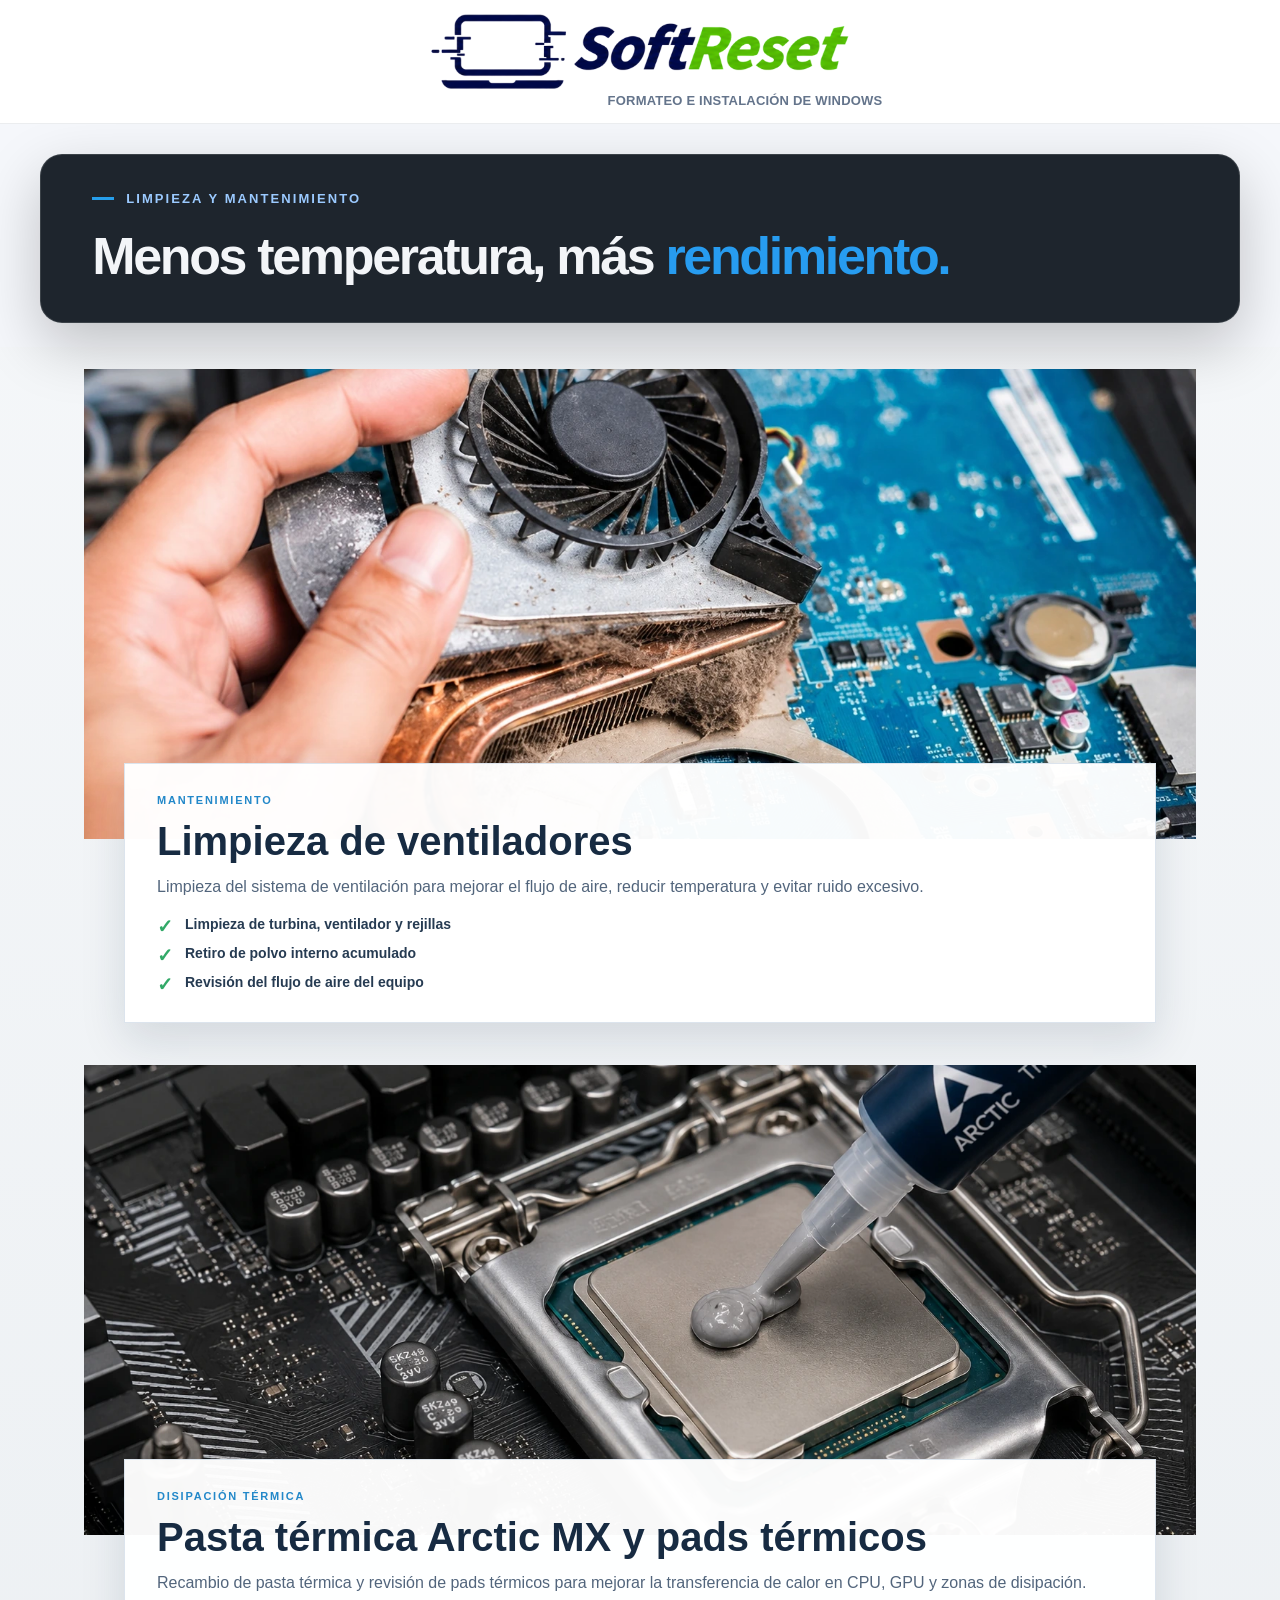
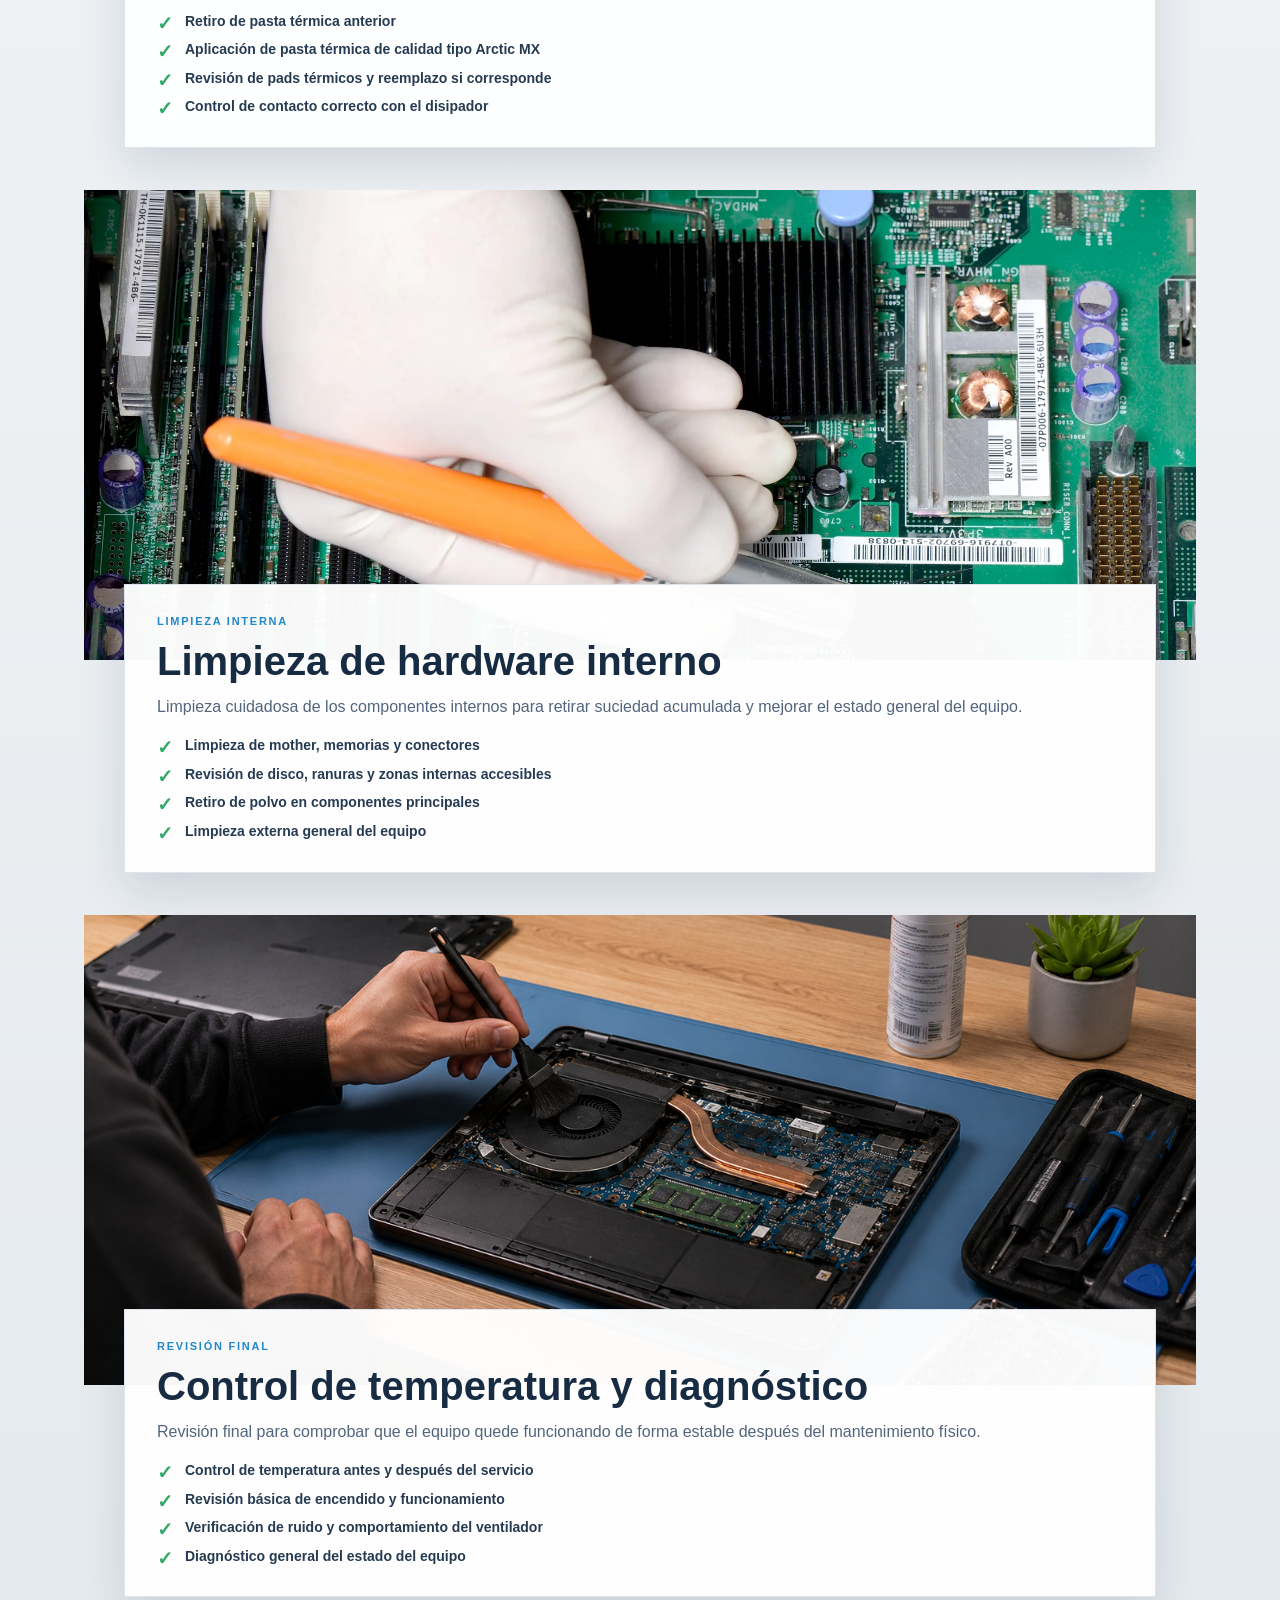
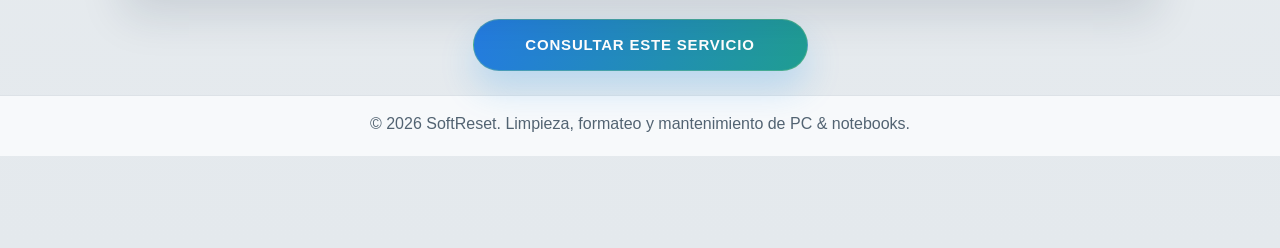
<file: limpieza-mantenimiento.html>
<!DOCTYPE html>

<html lang="es">
<head>
<meta charset="utf-8"/>
<meta content="light dark" name="color-scheme"/><meta content="#f5f7fb" id="themeColorMeta" name="theme-color"/><meta content="width=device-width, initial-scale=1.0" name="viewport"/>
<meta content="Limpieza + Mantenimiento - SoftReset" name="description"/>
<title>Limpieza + Mantenimiento | SoftReset</title>
<script id="initialThemeScript">(function(){try{var t=localStorage.getItem('softreset-theme');document.documentElement.dataset.theme=t==='dark'?'dark':'light';}catch(e){document.documentElement.dataset.theme='light';}})();</script><link href="css/styles.css?v=nav-final-20261118" rel="stylesheet"/>

<style id="softreset-logo-final-integration">
.site-header.site-header--horizontal-logo { background:#fff !important; background-image:none !important; }
html[data-theme="dark"] .site-header.site-header--horizontal-logo { background:#080f1d !important; }
.site-header.site-header--horizontal-logo .brand-logo--horizontal { display:flex !important; flex-direction:column !important; align-items:stretch !important; justify-content:center !important; gap:0 !important; width:min(600px,94vw) !important; margin:0 auto !important; }
.site-header.site-header--horizontal-logo .brand-logo--horizontal img { display:block !important; width:100% !important; max-width:100% !important; height:auto !important; max-height:none !important; object-fit:contain !important; margin:0 !important; background:transparent !important; }
.site-header.site-header--horizontal-logo .brand-logo--horizontal .brand-subtitle { display:block !important; box-sizing:border-box !important; width:61% !important; margin:-1px 0 0 39% !important; padding:0 0 2px !important; text-align:center !important; white-space:nowrap !important; font-size:clamp(10px,1.15vw,14px) !important; line-height:1.2 !important; letter-spacing:clamp(.6px,.1vw,1.05px) !important; font-weight:700 !important; color:#64748b !important; }
html[data-theme="dark"] .site-header.site-header--horizontal-logo .brand-logo--horizontal .brand-subtitle { color:#aab7c9 !important; }
@media(max-width:600px) { .site-header.site-header--horizontal-logo .header-content { min-height:0 !important; padding:9px 0 12px !important; } .site-header.site-header--horizontal-logo .brand-logo--horizontal { width:96% !important; } .site-header.site-header--horizontal-logo .brand-logo--horizontal .brand-subtitle { font-size:clamp(9px,2.1vw,11px) !important; letter-spacing:.45px !important; } }
</style>

<style id="limpieza-vertical-layout">
.limpieza-page .cleaning-vertical-list{display:grid;gap:46px;padding:28px 0 36px}
.limpieza-page .cleaning-vertical-card{position:relative;isolation:isolate;display:flex;flex-direction:column;margin:0 auto;width:100%;max-width:1080px}
.limpieza-page .cleaning-vertical-image{height:clamp(270px,48vw,470px);width:100%;overflow:hidden;background:#111c2b}
.limpieza-page .cleaning-vertical-image img{display:block;width:100%;height:100%;object-fit:cover;object-position:center}
.limpieza-page .cleaning-vertical-copy{position:relative;z-index:1;width:calc(100% - 48px);margin:-76px auto 0;padding:28px 32px 30px;background:rgba(255,255,255,.97);color:#172b42;border:1px solid #dce4ed;box-shadow:0 18px 42px rgba(16,36,58,.13)}
.limpieza-page .cleaning-step{display:block;margin-bottom:9px;color:#2388c9;font-size:11px;font-weight:850;letter-spacing:.16em}
.limpieza-page .cleaning-vertical-copy h2{margin:0 0 12px;font-size:clamp(26px,3.5vw,40px);line-height:1.1;color:#172b42}
.limpieza-page .cleaning-vertical-copy p{margin:0 0 16px;color:#52657c;font-size:16px;line-height:1.55}
.limpieza-page .cleaning-vertical-copy ul{display:grid;gap:9px;margin:0;padding:0;list-style:none}
.limpieza-page .cleaning-vertical-copy li{position:relative;padding-left:28px;color:#263b52;font-size:14px;line-height:1.4;font-weight:650}
.limpieza-page .cleaning-vertical-copy li:before{content:'✓';position:absolute;left:0;top:-1px;color:#32a968;font-size:19px;font-weight:900}
.limpieza-page .cleaning-vertical-cta{display:flex;justify-content:center;padding:0 24px 12px}
.limpieza-page .cleaning-vertical-cta .format-whatsapp-link{display:inline-flex;align-items:center;justify-content:center;min-height:52px;padding:12px 28px;border-radius:999px;background:linear-gradient(110deg,#247be1,#1f9d91);color:#fff;font-weight:800;text-decoration:none}
html[data-theme="dark"] .limpieza-page .cleaning-vertical-copy{background:rgba(20,30,43,.97);border-color:rgba(255,255,255,.12);color:#f3f6fa;box-shadow:0 18px 42px rgba(0,0,0,.28)}
html[data-theme="dark"] .limpieza-page .cleaning-vertical-copy h2{color:#f3f6fa}
html[data-theme="dark"] .limpieza-page .cleaning-vertical-copy p{color:#c2cedb}
html[data-theme="dark"] .limpieza-page .cleaning-vertical-copy li{color:#e1e8f0}
@media(max-width:600px){.limpieza-page .cleaning-vertical-list{gap:34px;padding:18px 0 28px}.limpieza-page .cleaning-vertical-image{height:clamp(240px,70vw,340px)}.limpieza-page .cleaning-vertical-copy{width:calc(100% - 22px);margin:-42px auto 0;padding:22px 19px 24px}.limpieza-page .cleaning-vertical-copy h2{font-size:27px}.limpieza-page .cleaning-vertical-copy p{font-size:14px}.limpieza-page .cleaning-vertical-copy li{font-size:13px}.limpieza-page .cleaning-vertical-cta{padding-inline:12px}}

/* Presentación principal de Limpieza, siguiendo el encabezado de Formateo */
.limpieza-page .limpieza-presentation{padding:34px 0 26px;background:#f5f7fb}
.limpieza-page .limpieza-presentation-inner{box-sizing:border-box;width:100%;max-width:1080px;margin:0 auto;padding:42px 46px 44px;border:1px solid #d9e0e8;border-radius:28px;background:#f0f2f4;color:#171d27}
.limpieza-page .limpieza-presentation-kicker{display:block;margin:0 0 22px;color:#287fc5;font-size:clamp(11px,1.2vw,14px);font-weight:850;letter-spacing:.18em}
.limpieza-page .limpieza-presentation-kicker:before{content:"";display:inline-block;width:28px;height:3px;margin:0 13px 3px 0;background:#5598e8}
.limpieza-page .limpieza-presentation h1{max-width:850px;margin:0;font-size:clamp(36px,6vw,64px);line-height:1.04;letter-spacing:-.045em;font-weight:850;color:#171d27}
.limpieza-page .limpieza-presentation h1 span{color:#279cf0 !important}
.limpieza-page .cleaning-vertical-list{padding-top:12px}
html[data-theme="dark"] .limpieza-page .limpieza-presentation{background:#0b111b}
html[data-theme="dark"] .limpieza-page .limpieza-presentation-inner{background:#171d25;border-color:rgba(255,255,255,.13);color:#f3f5f8}
html[data-theme="dark"] .limpieza-page .limpieza-presentation h1{color:#f3f5f8}
html[data-theme="dark"] .limpieza-page .limpieza-presentation-kicker{color:#9bcaff}
@media(max-width:600px){.limpieza-page .limpieza-presentation{padding:24px 0 18px}.limpieza-page .limpieza-presentation-inner{padding:30px 22px 34px;border-radius:22px}.limpieza-page .limpieza-presentation-kicker{margin-bottom:18px;font-size:10px;letter-spacing:.14em}.limpieza-page .limpieza-presentation h1{font-size:clamp(34px,9vw,46px);line-height:1.05}}

</style>


<style id="limpieza-final-layout-adjustments">
/* Márgenes del bloque de presentación: igual que la referencia de Formateo */
.limpieza-page .format-showcase-section > .container{width:100%;max-width:100%;box-sizing:border-box;padding-left:16px;padding-right:16px}
.limpieza-page .limpieza-presentation{padding:26px 0 20px;background:transparent}
.limpieza-page .limpieza-presentation-inner{width:100%;max-width:1080px;margin:0 auto;padding:38px 32px 40px;border-radius:28px}
/* Separadores discretos entre los servicios */
.limpieza-page .cleaning-vertical-list{gap:0;padding:22px 0 20px}
/* Imagen a sangre: ocupa el ancho hasta el borde interno de la página. */
.limpieza-page .cleaning-vertical-image{width:calc(100% + 32px);margin-left:-16px}
/* Separador replicado del diseño de formateo-instalacion-windows.html. */
.limpieza-page .cleaning-vertical-card{padding-bottom:0;margin-bottom:42px;border-bottom:0}
.limpieza-page .cleaning-vertical-card + .cleaning-vertical-card:before{content:"";position:absolute;left:8%;right:8%;top:-22px;height:1px;background:linear-gradient(90deg,transparent,rgba(220,235,245,.22) 18%,rgba(220,235,245,.22) 82%,transparent);pointer-events:none}
.limpieza-page .cleaning-vertical-card:last-of-type{margin-bottom:12px;padding-bottom:0}
.limpieza-page .cleaning-vertical-cta{padding:10px 24px 28px}
.limpieza-page .cleaning-vertical-cta .format-whatsapp-link{min-height:52px;padding:12px 30px;min-width:min(335px,90%)}
/* Pie compacto y barra inferior ordenada, sin superposición */
.limpieza-page .service-detail-footer{margin:0!important;padding:0 16px!important;min-height:0!important;height:auto!important;border-top:1px solid rgba(120,140,160,.16)}
.limpieza-page .service-detail-footer .container{padding:0!important;min-height:0!important;height:auto!important}
.limpieza-page .service-detail-footer p{margin:0!important;padding:18px 0 22px!important;line-height:1.45!important;text-align:center}
.limpieza-page{padding-bottom:82px!important}
@media(max-width:600px){
 .limpieza-page .format-showcase-section > .container{padding-left:16px;padding-right:16px}
 .limpieza-page .limpieza-presentation{padding:22px 0 16px}
 .limpieza-page .limpieza-presentation-inner{padding:30px 22px 32px;border-radius:24px}
 .limpieza-page .cleaning-vertical-list{gap:0;padding:16px 0 14px}
 .limpieza-page .cleaning-vertical-image{width:calc(100% + 32px);margin-left:-16px}
 .limpieza-page .cleaning-vertical-card{padding-bottom:0;margin-bottom:36px}
 .limpieza-page .cleaning-vertical-card + .cleaning-vertical-card:before{top:-19px;left:10%;right:10%}
 .limpieza-page .cleaning-vertical-card:last-of-type{margin-bottom:8px;padding-bottom:0}
 .limpieza-page .cleaning-vertical-cta{padding:8px 8px 24px}
 .limpieza-page .service-detail-footer p{padding:16px 0 18px!important;font-size:13px}
}
</style>


<style id="softreset-limpieza-bottom-bar-fix">
/* Corrección definitiva: esta página no debe heredar el display:grid de Formateo. */
body.limpieza-page { padding-bottom:92px !important; }
body.limpieza-page .service-detail-footer {
  height:auto !important; min-height:0 !important; margin:0 !important;
  padding:0 14px !important;
}
body.limpieza-page .service-detail-footer .container {
  height:auto !important; min-height:0 !important; padding:0 !important;
}
body.limpieza-page .service-detail-footer p {
  margin:0 !important; padding:17px 0 20px !important;
  line-height:1.4 !important; text-align:center !important;
}


</style>


<style id="softreset-limpieza-reduce-final-gap">
/* Reduce el espacio vacío entre el botón de consulta y el pie de página.
   La página de Limpieza usa contenido vertical, no necesita centrar el main
   dentro de una altura mínima de pantalla como las páginas antiguas. */
body.service-detail-page.limpieza-page main.service-detail-main {
  display:block !important;
  align-items:initial !important;
  min-height:0 !important;
  height:auto !important;
  padding:0 !important;
  margin:0 !important;
}
body.service-detail-page.limpieza-page .format-showcase-section {
  padding:0 0 12px !important;
  margin:0 !important;
}
body.service-detail-page.limpieza-page .cleaning-vertical-list {
  padding-bottom:0 !important;
  margin-bottom:0 !important;
}
body.service-detail-page.limpieza-page .cleaning-vertical-cta {
  padding-bottom:12px !important;
  margin-bottom:0 !important;
}
@media (max-width:600px) {
  body.service-detail-page.limpieza-page .format-showcase-section { padding-bottom:8px !important; }
  body.service-detail-page.limpieza-page .cleaning-vertical-cta { padding-bottom:8px !important; }
}
/* Ajuste de presentación: replica el contenedor hero de Formateo e instalación */
body.service-detail-page.limpieza-page .limpieza-presentation {
  box-sizing:border-box !important;
  width:100% !important;
  margin:0 !important;
  padding:30px 25px 24px !important;
  background:#101820 !important;
}
body.service-detail-page.limpieza-page .limpieza-presentation-inner {
  box-sizing:border-box !important;
  width:100% !important;
  max-width:none !important;
  margin:0 !important;
  padding:36px 26px 38px !important;
  border:1px solid rgba(255,255,255,.13) !important;
  border-radius:22px !important;
  background:rgba(21,29,37,.96) !important;
  color:#f3f5f8 !important;
  box-shadow:0 22px 60px rgba(0,0,0,.22) !important;
}
body.service-detail-page.limpieza-page .limpieza-presentation-kicker {
  margin:0 0 20px !important;
  color:#9bcaff !important;
  font-size:clamp(10px,1.2vw,13px) !important;
  line-height:1.3 !important;
  font-weight:850 !important;
  letter-spacing:.16em !important;
}
body.service-detail-page.limpieza-page .limpieza-presentation-kicker:before {
  width:22px !important; height:3px !important; margin:0 12px 3px 0 !important;
  background:#269eea !important;
}
body.service-detail-page.limpieza-page .limpieza-presentation h1 {
  max-width:680px !important;
  margin:0 !important;
  color:#f3f5f8 !important;
  font-size:clamp(34px,6.5vw,52px) !important;
  line-height:1.08 !important;
  letter-spacing:-.045em !important;
  font-weight:850 !important;
}
@media(max-width:600px) {
  body.service-detail-page.limpieza-page .limpieza-presentation { padding:24px 16px 20px !important; }
  body.service-detail-page.limpieza-page .limpieza-presentation-inner { padding:28px 24px 30px !important; border-radius:20px !important; }
  body.service-detail-page.limpieza-page .limpieza-presentation h1 { font-size:clamp(32px,7.2vw,44px) !important; line-height:1.08 !important; }
}


</style>



<style id="limpieza-presentation-fullbleed-final">
/* Presentación a ancho completo: el fondo llega de borde a borde del viewport. */
html body.service-detail-page.limpieza-page .limpieza-presentation {
  position:relative !important;
  box-sizing:border-box !important;
  width:100vw !important;
  max-width:none !important;
  left:50% !important;
  margin-left:-50vw !important;
  margin-right:0 !important;
  padding:30px clamp(16px, 3.5vw, 40px) 24px !important;
  background:#f5f7fb !important;
}
html[data-theme="dark"] body.service-detail-page.limpieza-page .limpieza-presentation {
  background:#0b111b !important;
}
html body.service-detail-page.limpieza-page .limpieza-presentation-inner {
  box-sizing:border-box !important;
  width:100% !important;
  max-width:1400px !important;
  margin:0 auto !important;
  padding:36px clamp(24px, 4vw, 52px) 38px !important;
}
html body.service-detail-page.limpieza-page .limpieza-presentation h1 {
  max-width:950px !important;
}
@media(max-width:600px) {
  html body.service-detail-page.limpieza-page .limpieza-presentation {
    padding:22px 14px 18px !important;
  }
  html body.service-detail-page.limpieza-page .limpieza-presentation-inner {
    width:100% !important;
    padding:28px 22px 30px !important;
  }
  html body.service-detail-page.limpieza-page .limpieza-presentation h1 {
    max-width:none !important;
  }
}
</style>

<style id="limpieza-header-formato">
body.limpieza-page > .limpieza-brand-header { position:sticky; top:0; z-index:50; background:#fff; border-bottom:1px solid rgba(10,30,60,.08); padding:0; margin:0; }
html[data-theme="dark"] body.limpieza-page > .limpieza-brand-header { background:#080f1d; border-bottom-color:rgba(255,255,255,.08); }
.limpieza-brand-header .limpieza-brand-nav { box-sizing:border-box; width:calc(100% - 48px); max-width:1200px; margin:0 auto; min-height:0; padding:10px 0 13px; display:flex; align-items:center; justify-content:center; }
.limpieza-brand-header .limpieza-brand-link { display:flex; flex-direction:column; align-items:stretch; justify-content:center; gap:0; width:min(600px,94vw); max-width:100%; margin:0 auto; text-decoration:none; }
.limpieza-brand-header .limpieza-brand-link img { display:block; width:100%; max-width:100%; height:auto; max-height:100px; object-fit:contain; margin:0 auto; }
.limpieza-brand-header .brand-subtitle { display:block; box-sizing:border-box; width:65%; margin:0 0 0 35%; padding:0 0 2px; font-size:clamp(10px,1.15vw,14px); line-height:1.25; letter-spacing:clamp(.7px,.12vw,1.2px); font-weight:700; text-align:center; white-space:nowrap; color:#64748b; }
html[data-theme="dark"] .limpieza-brand-header .brand-subtitle { color:#aab7c9; }
@media(max-width:700px){ .limpieza-brand-header .limpieza-brand-nav { width:calc(100% - 30px); } }
@media(max-width:600px){ .limpieza-brand-header .limpieza-brand-nav { padding:9px 0 11px; } .limpieza-brand-header .limpieza-brand-link { width:96%; } .limpieza-brand-header .limpieza-brand-link img { max-height:85px; } .limpieza-brand-header .brand-subtitle { font-size:clamp(7px,1.8vw,11px); letter-spacing:.45px; } }
</style>
<style id="limpieza-sticky-scroll-fix">
/* Evitar que overflow-x:hidden cree un contenedor de scroll para sticky. */
html:has(> body.limpieza-page), body.service-detail-page.limpieza-page {
  overflow-x: clip !important;
  overflow-y: visible !important;
}
body.limpieza-page > #siteHeader.limpieza-brand-header {
  position: sticky !important;
  top: 0 !important;
  z-index: 100 !important;
}
</style>

<style id="softreset-nav-reference">
html body:not(#softreset-unused-nav-id) .mobile-bottom-bar{left:14px !important;right:14px !important;bottom:12px !important;width:auto !important;max-width:520px !important;margin-inline:auto !important;padding:6px !important;display:flex !important;align-items:center !important;gap:4px !important;overflow:visible !important;border-radius:22px !important;background:rgba(8, 20, 44, .96) !important;border:1px solid rgba(255,255,255,.10) !important;box-shadow:0 16px 38px rgba(2, 8, 23, .32) !important;backdrop-filter:blur(16px) !important;}
html body:not(#softreset-unused-nav-id) .mobile-bottom-links{min-width:0 !important;flex:1 1 auto !important;display:grid !important;grid-template-columns:repeat(3, minmax(0, 1fr)) !important;align-items:center !important;}
html body:not(#softreset-unused-nav-id) .mobile-bottom-bar a{min-width:0 !important;padding:11px 5px !important;color:#ffffff !important;border-radius:14px !important;font-size:12.5px !important;line-height:1 !important;white-space:nowrap !important;}
html body:not(#softreset-unused-nav-id) .mobile-bottom-bar a:hover, html body:not(#softreset-unused-nav-id) .mobile-bottom-bar a:focus-visible{background:rgba(33,150,243,.15) !important;}
html body:not(#softreset-unused-nav-id) .theme-toggle{position:relative !important;flex:0 0 44px !important;width:44px !important;height:44px !important;display:grid !important;place-items:center !important;padding:0 !important;border:0 !important;border-radius:15px !important;cursor:pointer !important;color:#0f172a !important;background:#ffffff !important;box-shadow:0 7px 18px rgba(0,0,0,.22) !important;-webkit-tap-highlight-color:transparent !important;transition:transform .2s ease, color .25s ease, background .25s ease, box-shadow .25s ease !important;}
html body:not(#softreset-unused-nav-id) .theme-toggle:hover, html body:not(#softreset-unused-nav-id) .theme-toggle:focus-visible{transform:translateY(-1px) rotate(4deg) !important;outline:2px solid rgba(33,150,243,.72) !important;outline-offset:2px !important;}
html body:not(#softreset-unused-nav-id) .theme-toggle-icon{width:30px !important;height:30px !important;display:block !important;overflow:visible !important;transition:transform .35s ease !important;}
html[data-theme="dark"] body:not(#softreset-unused-nav-id) .theme-toggle{color:#ffffff !important;background:#1e293b !important;box-shadow:0 7px 20px rgba(0,0,0,.42), inset 0 0 0 1px rgba(255,255,255,.08) !important;}
html[data-theme="dark"] body:not(#softreset-unused-nav-id) .theme-toggle-icon{transform:none !important;}
@media (min-width: 620px) {html body:not(#softreset-unused-nav-id) .mobile-bottom-bar{left:auto !important;right:22px !important;bottom:22px !important;width:56px !important;max-width:56px !important;padding:6px !important;border-radius:18px !important;}
html body:not(#softreset-unused-nav-id) .mobile-bottom-links{display:none !important;}
html body:not(#softreset-unused-nav-id) .theme-toggle{flex-basis:44px !important;}}
html body:not(#softreset-unused-nav-id) .mobile-bottom-bar{font-family:Arial,Helvetica,sans-serif !important;line-height:1.6 !important;position:fixed !important;z-index:1000 !important;box-sizing:border-box !important;margin-block:0 !important;transform:none !important;min-height:0 !important;min-width:0 !important;height:auto !important;justify-content:normal !important;}
html body:not(#softreset-unused-nav-id) .mobile-bottom-bar a{font-family:inherit !important;font-weight:800 !important;text-align:center !important;text-decoration:none !important;letter-spacing:normal !important;margin:0 !important;display:block !important;box-sizing:border-box !important;}
html body:not(#softreset-unused-nav-id) .mobile-bottom-links{gap:0 !important;width:auto !important;}
html body:not(#softreset-unused-nav-id) .mobile-bottom-bar .theme-toggle{box-sizing:border-box !important;min-width:44px !important;margin:0 !important;}
html body:not(#softreset-unused-nav-id) .mobile-bottom-bar.auto-hidden{transform:translateY(calc(100% + 24px)) !important;opacity:0 !important;pointer-events:none !important;}
@media(max-width:619px){html body:not(#softreset-unused-nav-id) .mobile-bottom-bar{bottom:calc(10px + env(safe-area-inset-bottom, 0px)) !important;}}
</style>
<style id="limpieza-nav-medidas-finales">
html body.service-detail-page.limpieza-page > nav.mobile-bottom-bar {width:calc(100% - 28px) !important;max-width:520px !important;height:58px !important;min-height:58px !important;max-height:58px !important;padding:6px !important;border-radius:22px !important;box-sizing:border-box !important;left:14px !important;right:14px !important;margin-inline:auto !important;zoom:1 !important;-webkit-text-size-adjust:none;text-size-adjust:none;}
html body.service-detail-page.limpieza-page > nav.mobile-bottom-bar .mobile-bottom-links a {font-size:12.5px !important;line-height:12.5px !important;padding:11px 5px !important;font-weight:800 !important;}
html body.service-detail-page.limpieza-page > nav.mobile-bottom-bar .theme-toggle {width:44px !important;height:44px !important;min-width:44px !important;max-width:44px !important;min-height:44px !important;max-height:44px !important;flex:0 0 44px !important;border-radius:15px !important;}
html body.service-detail-page.limpieza-page > nav.mobile-bottom-bar .theme-toggle-icon {width:30px !important;height:30px !important;}
@media(min-width:620px){html body.service-detail-page.limpieza-page > nav.mobile-bottom-bar {left:auto !important;right:22px !important;width:56px !important;max-width:56px !important;border-radius:18px !important;}}
</style>
<style id="softreset-service-nav-idle-style">
html body:not(#softreset-unused-nav-id) .mobile-bottom-bar { transition: transform .35s ease, opacity .35s ease !important; }
@media (prefers-reduced-motion: reduce) { html body:not(#softreset-unused-nav-id) .mobile-bottom-bar { transition: none !important; } }
</style>
<style id="softreset-option-five-style">html body .theme-toggle .softreset-option-five {transform:none!important;} html body .softreset-option-five .sr-moon {display:none;} html body .softreset-option-five .sr-sun {display:inline;} html[data-theme="dark"] body .softreset-option-five .sr-moon {display:inline;} html[data-theme="dark"] body .softreset-option-five .sr-sun {display:none;}</style>


</head>
<body class="service-detail-page limpieza-page">
<header class="limpieza-brand-header softreset-brand-fixed" id="siteHeader">
<div class="limpieza-brand-nav softreset-brand-row">
<a aria-label="Volver al inicio de SoftReset" class="limpieza-brand-link softreset-brand-link" href="index.html#inicio">
<img alt="SoftReset - Formateo e instalación de Windows" src="assets/img/softreset-logo-horizontal.png" data-logo-light="assets/img/softreset-logo-horizontal.png" data-logo-dark="assets/img/softreset-logo-horizontal-dark.png"/><span class="brand-subtitle">FORMATEO E INSTALACIÓN DE WINDOWS</span>
</a>
</div>
</header>
<main class="service-detail-main limpieza-detail-main">
<section class="format-showcase-section">
<div class="container">
<section class="limpieza-presentation" aria-labelledby="limpiezaPresentationTitle"><div class="limpieza-presentation-inner"><span class="limpieza-presentation-kicker">LIMPIEZA Y MANTENIMIENTO</span><h1 id="limpiezaPresentationTitle">Menos temperatura, más <span>rendimiento.</span></h1></div></section>
<div class="cleaning-vertical-list" id="limpiezaShowcase">
<article class="cleaning-vertical-card" id="limpieza-ventiladores">
  <div class="cleaning-vertical-image"><img src="assets/img/limpieza-ventiladores.webp" alt="Limpieza de ventiladores de notebook" loading="lazy"></div>
  <div class="cleaning-vertical-copy"><span class="cleaning-step">MANTENIMIENTO</span><h2>Limpieza de ventiladores</h2><p>Limpieza del sistema de ventilación para mejorar el flujo de aire, reducir temperatura y evitar ruido excesivo.</p><ul><li>Limpieza de turbina, ventilador y rejillas</li><li>Retiro de polvo interno acumulado</li><li>Revisión del flujo de aire del equipo</li></ul></div>
</article>
<article class="cleaning-vertical-card" id="pasta-termica">
  <div class="cleaning-vertical-image"><img src="assets/img/pasta-termica-arctic-mx.webp" alt="Pasta térmica Arctic MX" loading="lazy"></div>
  <div class="cleaning-vertical-copy"><span class="cleaning-step">DISIPACIÓN TÉRMICA</span><h2>Pasta térmica Arctic MX y pads térmicos</h2><p>Recambio de pasta térmica y revisión de pads térmicos para mejorar la transferencia de calor en CPU, GPU y zonas de disipación.</p><ul><li>Retiro de pasta térmica anterior</li><li>Aplicación de pasta térmica de calidad tipo Arctic MX</li><li>Revisión de pads térmicos y reemplazo si corresponde</li><li>Control de contacto correcto con el disipador</li></ul></div>
</article>
<article class="cleaning-vertical-card" id="limpieza-hardware">
  <div class="cleaning-vertical-image"><img src="assets/img/limpieza-hardware-interno.webp" alt="Limpieza de hardware interno de computadora" loading="lazy"></div>
  <div class="cleaning-vertical-copy"><span class="cleaning-step">LIMPIEZA INTERNA</span><h2>Limpieza de hardware interno</h2><p>Limpieza cuidadosa de los componentes internos para retirar suciedad acumulada y mejorar el estado general del equipo.</p><ul><li>Limpieza de mother, memorias y conectores</li><li>Revisión de disco, ranuras y zonas internas accesibles</li><li>Retiro de polvo en componentes principales</li><li>Limpieza externa general del equipo</li></ul></div>
</article>
<article class="cleaning-vertical-card" id="control-temperatura">
  <div class="cleaning-vertical-image"><img src="assets/img/limpieza.png" alt="Control de temperatura y diagnóstico del equipo" loading="lazy"></div>
  <div class="cleaning-vertical-copy"><span class="cleaning-step">REVISIÓN FINAL</span><h2>Control de temperatura y diagnóstico</h2><p>Revisión final para comprobar que el equipo quede funcionando de forma estable después del mantenimiento físico.</p><ul><li>Control de temperatura antes y después del servicio</li><li>Revisión básica de encendido y funcionamiento</li><li>Verificación de ruido y comportamiento del ventilador</li><li>Diagnóstico general del estado del equipo</li></ul></div>
</article>
<div class="cleaning-vertical-cta"><a class="format-whatsapp-link" href="index.html#contacto">Consultar este servicio</a></div>
</div>
</div>
</div>
</section>
</main>
<nav aria-label="Navegación rápida" class="mobile-bottom-bar">
<div class="mobile-bottom-links">
<a href="index.html#servicios">Servicios</a>
<a href="index.html#planes">Planes</a>
<a href="index.html#contacto">Contacto</a>
</div>
<button aria-label="Activar modo oscuro" aria-pressed="false" class="theme-toggle" title="Cambiar tema" type="button">
<svg aria-hidden="true" class="theme-toggle-icon softreset-option-five" focusable="false" viewBox="0 0 48 48"><g class="sr-moon"><defs><linearGradient id="srMoonBlue" x2="0.8" y2="1"><stop stop-color="#83f1ff"/><stop offset=".55" stop-color="#00baff"/><stop offset="1" stop-color="#0084e4"/></linearGradient></defs><path d="M25 5 A18 18 0 1 0 42 31 A16 16 0 0 1 25 5Z" fill="url(#srMoonBlue)"/><path d="m36 3 2 5 5 2-5 2-2 5-2-5-5-2 5-2zM45 16l1 3 3 1-3 1-1 3-1-3-3-1 3-1z" fill="#65e6ff"/></g><g class="sr-sun" fill="#ffbc19" stroke="#f9a719" stroke-width="3.5" stroke-linecap="round"><circle cx="24" cy="24" r="11"/><path d="M24 3v6M24 39v6M3 24h6M39 24h6M9 9l5 5M34 34l5 5M39 9l-5 5M14 34l-5 5" fill="none"/></g></svg>
</button>
</nav><footer class="service-detail-footer">
<div class="container">
<p>© 2026 SoftReset. Limpieza, formateo y mantenimiento de PC &amp; notebooks.</p>
</div>
</footer>
<script src="js/main.js"></script>

<style id="softreset-subtitle-under-brand-name">
/* El subtítulo queda debajo del nombre SoftReset, alineado con el texto y no con la notebook. */
.site-header.site-header--horizontal-logo .brand-logo--horizontal { display:flex !important; flex-direction:column !important; align-items:stretch !important; justify-content:center !important; gap:0 !important; }
.site-header.site-header--horizontal-logo .brand-logo--horizontal img { display:block !important; margin:0 auto !important; }
.site-header.site-header--horizontal-logo .brand-logo--horizontal .brand-subtitle { display:block !important; box-sizing:border-box !important; width:65% !important; margin:0 0 0 35% !important; padding:0 !important; text-align:center !important; white-space:nowrap !important; font-size:clamp(7px, 1.05vw, 11px) !important; line-height:1.15 !important; letter-spacing:clamp(.55px, .13vw, 1.25px) !important; font-weight:700 !important; color:#8b98a8 !important; }
html[data-theme="light"] .site-header.site-header--horizontal-logo .brand-subtitle { color:#64748b !important; }
.header .logo { display:flex !important; flex-direction:column !important; align-items:stretch !important; justify-content:center !important; gap:0 !important; }
.header .logo img { display:block !important; margin:0 auto !important; }
.header .logo .brand-subtitle { display:block !important; box-sizing:border-box !important; width:65% !important; margin:0 0 0 35% !important; text-align:center !important; white-space:nowrap !important; font-size:clamp(7px, 1.05vw, 11px) !important; line-height:1.15 !important; letter-spacing:clamp(.55px, .13vw, 1.25px) !important; font-weight:700 !important; color:#8b98a8 !important; }
html[data-theme="light"] .header .logo .brand-subtitle { color:#64748b !important; }
@media(max-width:500px) { .site-header.site-header--horizontal-logo .brand-logo--horizontal .brand-subtitle, .header .logo .brand-subtitle { font-size:7px !important; letter-spacing:.5px !important; } }
</style>


<style id="softreset-unified-brand-header">
/* El fondo del encabezado coincide exactamente con el fondo plano del logo. */
.site-header.site-header--horizontal-logo { background:#ffffff !important; background-image:none !important; backdrop-filter:none !important; -webkit-backdrop-filter:none !important; border-bottom-color:rgba(10,30,60,.08) !important; }
html[data-theme="dark"] .site-header.site-header--horizontal-logo { background:#080f1d !important; border-bottom-color:rgba(255,255,255,.08) !important; }
.site-header.site-header--horizontal-logo .header-content { justify-content:center !important; min-height:156px !important; padding:10px 0 13px !important; box-sizing:border-box !important; }
.site-header.site-header--horizontal-logo .brand-logo--horizontal { display:flex !important; flex-direction:column !important; align-items:stretch !important; justify-content:center !important; gap:0 !important; width:min(600px,94vw) !important; margin:0 auto !important; }
.site-header.site-header--horizontal-logo .brand-logo--horizontal img { display:block !important; width:100% !important; max-width:100% !important; height:auto !important; max-height:none !important; object-fit:contain !important; margin:0 auto !important; }
.site-header.site-header--horizontal-logo .brand-logo--horizontal .brand-subtitle { display:block !important; box-sizing:border-box !important; width:65% !important; margin:0 0 0 35% !important; padding:0 0 2px !important; text-align:center !important; white-space:nowrap !important; font-size:clamp(10px,1.15vw,14px) !important; line-height:1.25 !important; letter-spacing:clamp(.7px,.12vw,1.2px) !important; font-weight:700 !important; color:#64748b !important; }
html[data-theme="dark"] .site-header.site-header--horizontal-logo .brand-logo--horizontal .brand-subtitle { color:#aab7c9 !important; }
@media(max-width:600px) { .site-header.site-header--horizontal-logo .header-content { min-height:120px !important; padding:9px 0 11px !important; } .site-header.site-header--horizontal-logo .brand-logo--horizontal { width:96% !important; gap:0 !important; } .site-header.site-header--horizontal-logo .brand-logo--horizontal .brand-subtitle { font-size:clamp(9px,2.3vw,11px) !important; letter-spacing:.55px !important; } }
</style>
<script id="softreset-theme-logo-sync">(function(){function sync(){var dark=document.documentElement.dataset.theme==='dark';document.querySelectorAll('img[data-logo-light][data-logo-dark]').forEach(function(img){var src=dark?img.getAttribute('data-logo-dark'):img.getAttribute('data-logo-light');if(src&&img.getAttribute('src')!==src)img.setAttribute('src',src);});}sync();new MutationObserver(sync).observe(document.documentElement,{attributes:true,attributeFilter:['data-theme']});window.addEventListener('pageshow',sync);})();</script>

<script id="softreset-service-nav-idle">
(() => {
  const bar = document.querySelector('.mobile-bottom-bar');
  if (!bar) return;
  let timer;
  const held = new Set();
  const inside = e => bar.contains(e.target);
  const schedule = () => {
    clearTimeout(timer);
    if (!held.size) timer = setTimeout(() => bar.classList.remove('auto-hidden'), 3000);
  };
  const activity = () => { bar.classList.add('auto-hidden'); schedule(); };
  window.addEventListener('pointerdown', e => {
    if (inside(e)) { if (bar.classList.contains('auto-hidden')) activity(); return; }
    held.add(e.pointerId); activity();
  }, {passive:true, capture:true});
  const release = e => { if (held.delete(e.pointerId)) schedule(); };
  window.addEventListener('pointerup', release, {passive:true, capture:true});
  window.addEventListener('pointercancel', release, {passive:true, capture:true});
  window.addEventListener('pointermove', e => { if (held.has(e.pointerId)) activity(); }, {passive:true});
  window.addEventListener('touchmove', activity, {passive:true});
  window.addEventListener('scroll', activity, {passive:true});
  window.addEventListener('wheel', e => { if (!inside(e)) activity(); }, {passive:true});
  window.addEventListener('blur', () => { held.clear(); schedule(); });
  window.addEventListener('pageshow', () => { held.clear(); clearTimeout(timer); bar.classList.remove('auto-hidden'); });
})();
</script>
</body>
</html>

<style id="softreset-responsive-brand-corrected">
html body header#siteHeader, html body header.header.softreset-brand-fixed { overflow:visible !important; height:auto !important; min-height:0 !important; }
html body header.softreset-brand-fixed:is(#siteHeader,#softresetFormateoHeader) > .softreset-brand-row { display:flex !important; justify-content:center !important; align-items:center !important; width:100% !important; max-width:none !important; min-height:0 !important; height:auto !important; margin:0 !important; padding:12px 0 !important; box-sizing:border-box !important; }
html body header.softreset-brand-fixed:is(#siteHeader,#softresetFormateoHeader) .softreset-brand-link { display:flex !important; flex-direction:column !important; align-items:center !important; justify-content:center !important; width:min(600px,96%) !important; max-width:none !important; height:auto !important; min-height:0 !important; padding:0 !important; margin:0 auto !important; gap:2px !important; overflow:visible !important; }
html body header.softreset-brand-fixed:is(#siteHeader,#softresetFormateoHeader) .softreset-brand-link img { display:block !important; content:normal !important; width:100% !important; max-width:none !important; height:auto !important; min-height:0 !important; max-height:none !important; aspect-ratio:1800 / 236 !important; object-fit:contain !important; margin:0 !important; padding:0 !important; flex:none !important; visibility:visible !important; opacity:1 !important; position:static !important; transform:none !important; }
html body header.softreset-brand-fixed:is(#siteHeader,#softresetFormateoHeader) .softreset-brand-link .brand-subtitle { width:65% !important; margin:0 0 0 35% !important; font-size:clamp(8px,1.65vw,13px) !important; letter-spacing:.2px !important; white-space:normal !important; text-align:center !important; }
@media(max-width:700px){ html body header.softreset-brand-fixed:is(#siteHeader,#softresetFormateoHeader) .softreset-brand-link img { width:137% !important; max-width:none !important; } html body header.softreset-brand-fixed:is(#siteHeader,#softresetFormateoHeader) .softreset-brand-link { overflow:hidden !important; } }
</style>
</file>
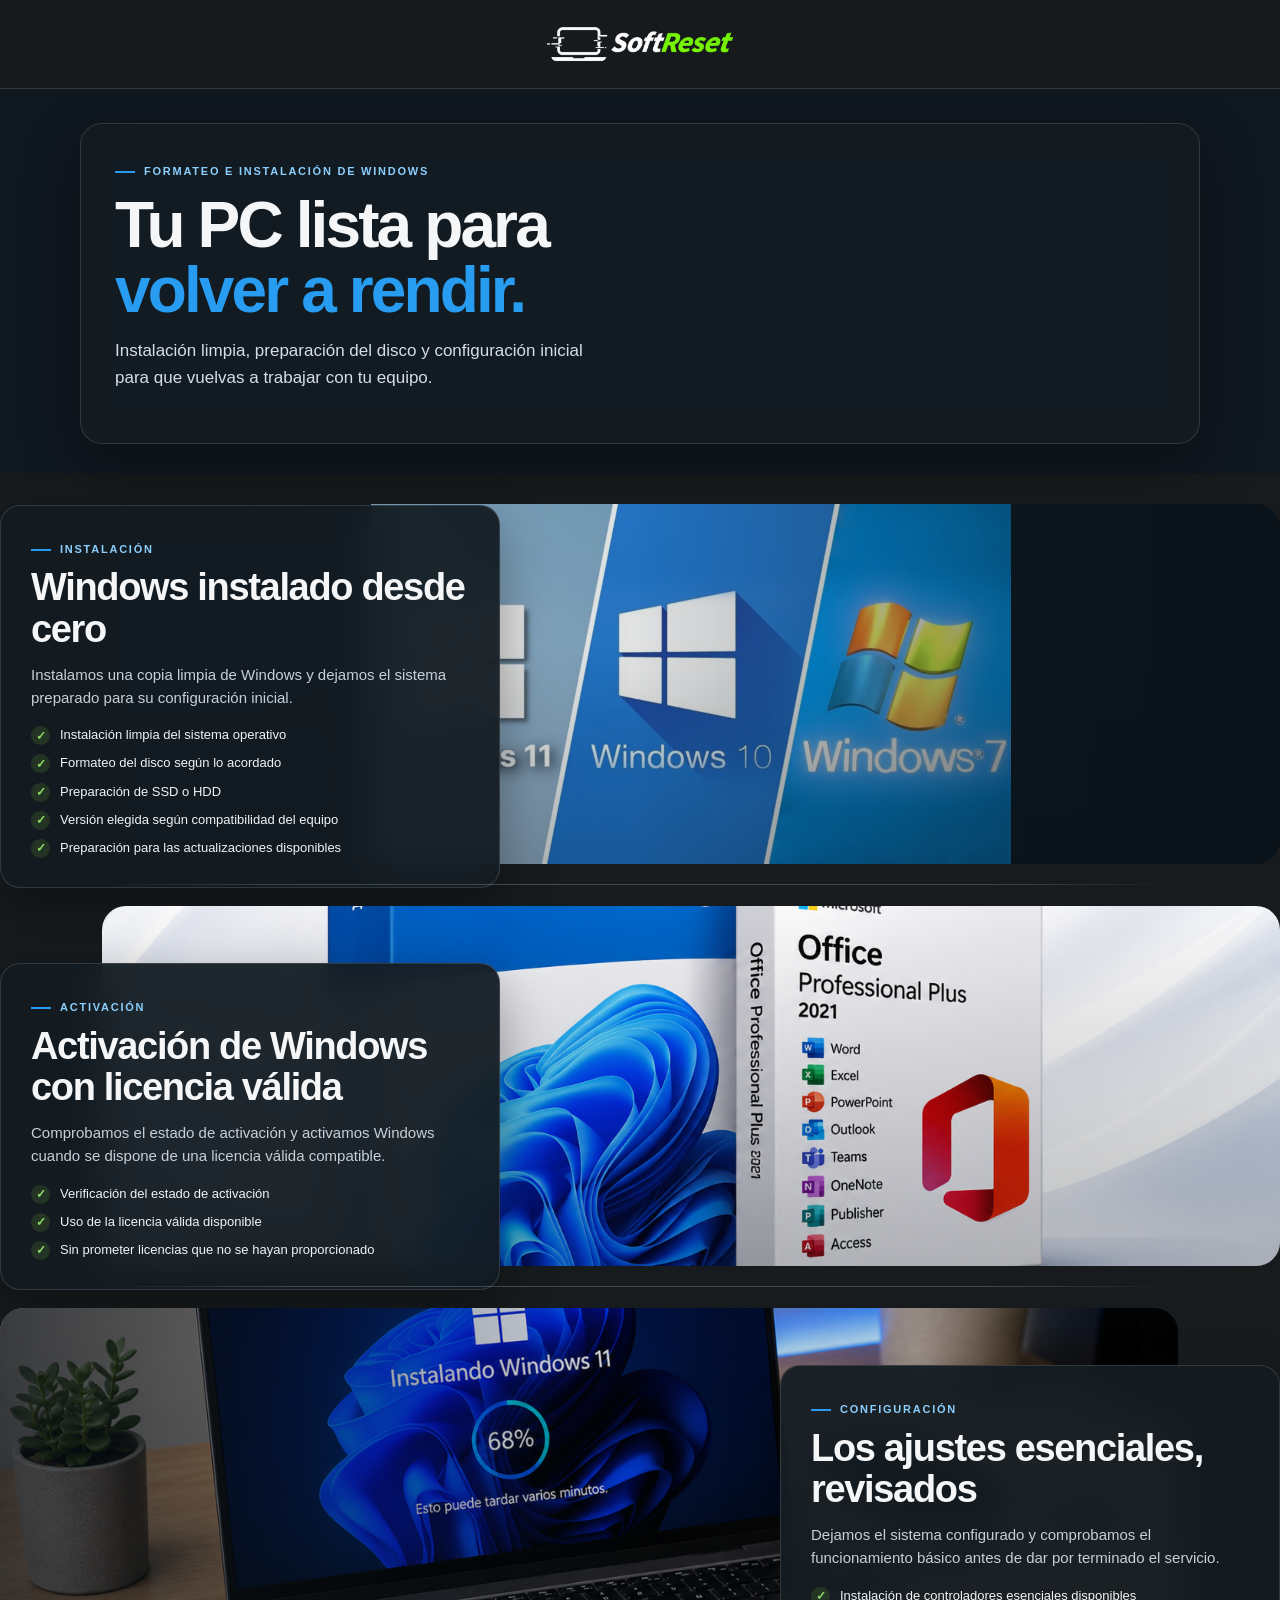
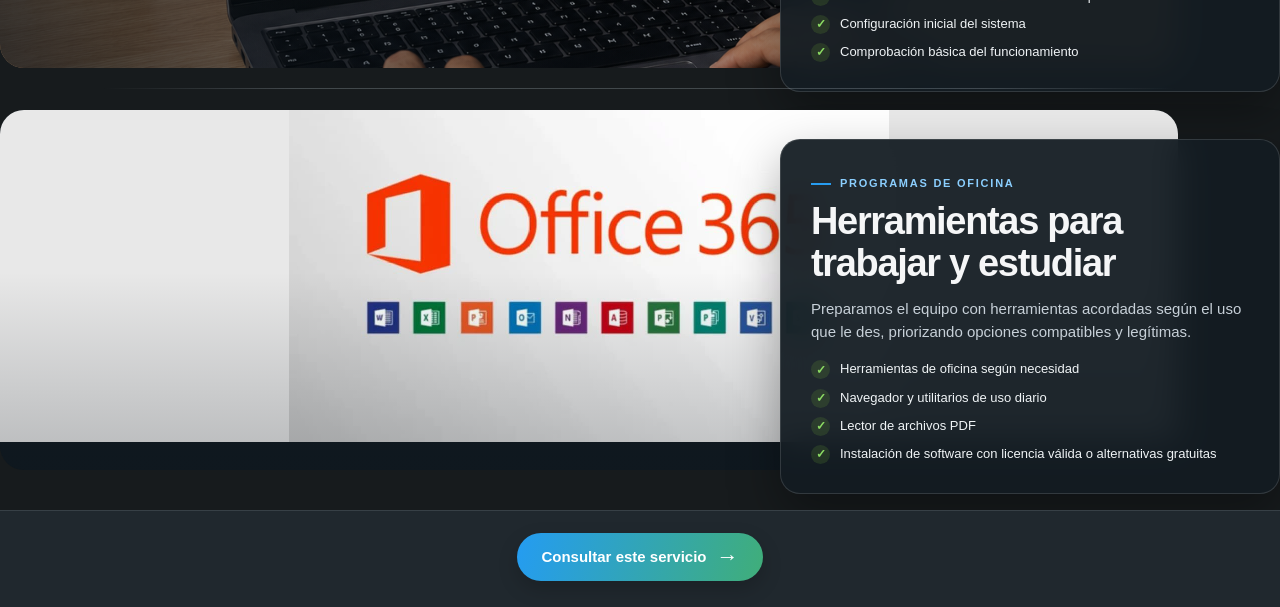
<file: prueba.html>
<!DOCTYPE html>
<html lang="es">
<head>
<meta charset="UTF-8">
<meta name="viewport" content="width=device-width, initial-scale=1">
<meta name="theme-color" content="#171b1d">
<meta name="description" content="Instalación, formateo y configuración inicial de Windows. SoftReset.">
<title>Instalación y formateo de Windows | SoftReset</title>
<style>
:root{--bg:#171b1d;--surface:#20282e;--surface-glass:rgba(20,28,34,.94);--text:#f5f6f7;--muted:#c7d0d8;--blue:#279cf0;--green:#78b936;--line:rgba(220,235,245,.15);--max:1120px}
*{box-sizing:border-box}html{scroll-behavior:smooth;scroll-padding-top:82px}body{margin:0;background:var(--bg);color:var(--text);font-family:Inter,"Segoe UI",Arial,sans-serif;line-height:1.55}a{color:inherit;text-decoration:none}.wrap{width:min(var(--max),calc(100% - 48px));margin-inline:auto}
.header{position:sticky;top:0;z-index:20;background:rgba(23,27,29,.94);backdrop-filter:blur(14px);border-bottom:1px solid var(--line)}.nav{height:88px;display:flex;align-items:center;justify-content:center;gap:18px}.logo{display:flex;align-items:center;justify-content:center}.logo img{display:block;width:270px;max-height:68px;object-fit:contain}.button{display:inline-flex;align-items:center;justify-content:center;gap:10px;padding:12px 22px;border-radius:999px;background:linear-gradient(105deg,#249cf2,#40ae79);font-weight:750;color:#fff;transition:filter .2s,transform .2s}.button:hover{filter:brightness(1.08);transform:translateY(-1px)}
.hero{position:relative;min-height:610px;display:flex;align-items:flex-end;padding:70px 0 64px;isolation:isolate;background:#101820 url('assets/img/configuracion-inicial-equipo.png') center 43%/cover no-repeat}.hero:before{content:"";position:absolute;inset:0;z-index:-1;background:linear-gradient(90deg,rgba(7,15,22,.18),rgba(7,15,22,.04) 55%,rgba(7,15,22,.2)),linear-gradient(0deg,rgba(7,15,22,.8),transparent 65%)}.hero-card{width:min(590px,68%);padding:32px 34px 30px;background:var(--surface-glass);border:1px solid rgba(255,255,255,.13);border-radius:22px;box-shadow:0 22px 60px rgba(0,0,0,.34);backdrop-filter:blur(16px);transform:translateY(20px)}.eyebrow{display:inline-flex;align-items:center;gap:9px;margin:0 0 12px;color:#8bcfff;font-size:11px;font-weight:850;letter-spacing:.16em;text-transform:uppercase}.eyebrow:before{content:"";width:20px;height:2px;background:var(--blue)}h1,h2,p{margin-top:0}.hero h1{font-size:clamp(38px,5.5vw,64px);line-height:1.03;letter-spacing:-.045em;margin-bottom:14px;max-width:550px}.hero h1 span{color:var(--blue)}.hero-card p{font-size:17px;color:#d5dee6;margin-bottom:22px;max-width:480px}.hero-meta{display:flex;flex-wrap:wrap;gap:9px 18px;margin-top:22px;color:#e1e8ed;font-size:12px}.hero-meta span:before{content:"✓";color:#63d98a;font-weight:900;margin-right:7px}
/* Primera tarjeta: mostrar la imagen completa con Windows 11, 10 y 7 visibles. */
.features > .feature:first-child .feature-photo {
  background: #111a21;
}
.features > .feature:first-child .feature-photo img {
  object-fit: contain;
  object-position: center top;
}
/* Cuadro de activación: la imagen llena el marco sin dejar bandas vacías. */
.features > .feature:nth-child(2) .feature-photo img {
  object-fit: cover;
  object-position: center center;
  background: transparent;
}
.features > .feature:nth-child(2) .feature-photo:after {
  background: linear-gradient(0deg,rgba(8,16,23,.28),rgba(8,16,23,.02));
}
/* Secciones fotográficas con tarjetas superpuestas */
.features{padding:34px 0 22px;overflow:hidden}.feature{position:relative;min-height:360px;margin:0 auto 24px;display:flex;align-items:flex-end;isolation:isolate}.feature:last-child{margin-bottom:8px}.feature-photo{position:absolute;inset:0 0 0 8%;z-index:-2;overflow:hidden;border-radius:24px;background:#111a21}.feature-photo img{width:100%;height:100%;display:block;object-fit:cover;transition:transform .65s ease}.feature:hover .feature-photo img{transform:scale(1.025)}.feature-photo:after{content:"";position:absolute;inset:0;background:linear-gradient(90deg,rgba(8,16,23,.08),rgba(8,16,23,.12) 45%,rgba(8,16,23,.68)),linear-gradient(0deg,rgba(8,16,23,.22),transparent 60%)}.feature-card{width:min(500px,52%);margin:0 0 -24px 0;padding:28px 30px 29px;border-radius:20px;background:var(--surface-glass);border:1px solid rgba(255,255,255,.13);box-shadow:0 20px 50px rgba(0,0,0,.34);backdrop-filter:blur(16px)}.feature-card .eyebrow{margin-bottom:9px}.feature h2{font-size:clamp(26px,3.2vw,38px);line-height:1.1;letter-spacing:-.035em;margin:0 0 12px}.feature-card p{font-size:15px;color:var(--muted);margin:0 0 16px}.specs{list-style:none;padding:0;margin:0;display:grid;gap:8px}.specs li{display:flex;align-items:flex-start;gap:10px;color:#f0f4f6;font-size:13px}.specs li:before{content:"✓";flex:0 0 19px;width:19px;height:19px;border-radius:50%;display:grid;place-items:center;background:rgba(120,185,54,.16);color:#8cdb64;font-weight:900;font-size:12px;margin-top:1px}.feature-number{position:absolute;top:22px;left:calc(8% + 22px);font-size:11px;letter-spacing:.18em;font-weight:800;color:#d7e4ec;text-shadow:0 2px 12px #000}.feature.reverse{justify-content:flex-end}.feature.reverse .feature-photo{inset:0 8% 0 0}.feature.reverse .feature-photo:after{background:linear-gradient(270deg,rgba(8,16,23,.08),rgba(8,16,23,.12) 45%,rgba(8,16,23,.72)),linear-gradient(0deg,rgba(8,16,23,.22),transparent 60%)}.feature.reverse .feature-card{margin-right:0}.feature.reverse .feature-number{left:auto;right:calc(8% + 22px)}
/* La tarjeta de Office necesita mostrar el logotipo completo, sin un recorte excesivo. */
#programas-oficina .feature-photo img{object-fit:contain;object-position:center top;background:#e8e8e8;transform:translateY(-28px)}
#programas-oficina .feature-photo{overflow:hidden}
#programas-oficina:hover .feature-photo img{transform:translateY(-28px) scale(1.025)}
#programas-oficina .feature-photo:after{background:linear-gradient(0deg,rgba(8,16,23,.22),transparent 55%)}
.end{position:relative;isolation:isolate;overflow:hidden;padding:22px 0 26px;background:#20282e;border-top:1px solid rgba(220,235,245,.12)}.end:before{display:none}.end-cta-wrap{display:flex;justify-content:center;align-items:center;min-height:0}.end-consult-button{display:inline-flex;align-items:center;justify-content:center;gap:10px;min-height:48px;padding:12px 24px;border-radius:999px;background:linear-gradient(105deg,#249cf2,#40ae79);color:#fff;text-decoration:none;font-weight:800;font-size:15px;box-shadow:0 8px 20px rgba(0,0,0,.18);transition:filter .2s,transform .2s}.end-consult-button:hover{filter:brightness(1.08);transform:translateY(-2px)}.end-consult-button:focus-visible{outline:3px solid #8ecfff;outline-offset:4px}.end-consult-button span{font-size:22px;line-height:1}.end-card{max-width:660px;padding:30px 32px;background:rgba(18,27,34,.84);border:1px solid var(--line);border-radius:20px;backdrop-filter:blur(12px)}.end h2{font-size:clamp(28px,4vw,42px);line-height:1.1;letter-spacing:-.03em;margin:0 0 10px}.end p{color:var(--muted);margin:0 0 22px}.footer{background:#111619;border-top:1px solid var(--line);padding:20px 0}.footer-row{display:flex;justify-content:space-between;align-items:center;gap:18px;color:#aebac4;font-size:12px}.footer img{width:165px;max-height:42px;object-fit:contain}
@media(max-width:700px){.wrap{width:calc(100% - 30px)}.nav{height:76px}.logo img{width:220px;max-height:60px}.hero{min-height:600px;padding:40px 0 42px;background-position:58% center}.hero:before{background:linear-gradient(0deg,rgba(7,15,22,.94),rgba(7,15,22,.26) 80%)}.hero-card{width:100%;padding:25px 23px 24px;transform:translateY(12px);border-radius:19px}.hero h1{font-size:clamp(36px,10vw,48px)}.hero-card p{font-size:15px}.features{padding:24px 0 12px}.feature,.feature.reverse{min-height:500px;margin-bottom:28px;align-items:flex-end;justify-content:flex-start}.feature-photo,.feature.reverse .feature-photo{inset:0 0 65px;border-radius:20px}.feature-photo:after,.feature.reverse .feature-photo:after{background:linear-gradient(0deg,rgba(8,16,23,.38),rgba(8,16,23,.02) 75%)}.feature-card,.feature.reverse .feature-card{width:calc(100% - 20px);margin:0 10px -2px;padding:21px 20px 22px;border-radius:18px}.feature h2{font-size:29px}.feature-card p{font-size:14px}.feature-number,.feature.reverse .feature-number{left:18px;right:auto;top:18px}.end{padding:18px 0 22px;background:#20282e}.end-card{padding:25px 22px}.footer-row{align-items:flex-start;flex-direction:column;gap:12px}}
@media(prefers-reduced-motion:reduce){html{scroll-behavior:auto}.feature-photo img,.button{transition:none}}

/* Separadores sutiles para distinguir claramente cada cuadro de servicio. */
.features{padding-top:30px;padding-bottom:24px}
.feature{margin-bottom:42px}
.feature:last-child{margin-bottom:16px}
.feature + .feature:before{content:"";position:absolute;left:8%;right:8%;top:-22px;height:1px;background:linear-gradient(90deg,transparent,rgba(220,235,245,.22) 18%,rgba(220,235,245,.22) 82%,transparent);pointer-events:none}
.feature.reverse + .feature:before{left:8%;right:8%}
@media(max-width:700px){.features{padding-top:24px;padding-bottom:18px}.feature,.feature.reverse{margin-bottom:36px}.feature + .feature:before{top:-19px;left:10%;right:10%}.feature:last-child{margin-bottom:12px}}

/* Cuadro de activación: mostrar el paquete completo de Windows y Office */
.feature-photo.activation-photo { background: #f4f5f8; }
.feature-photo.activation-photo img { object-fit: contain; object-position: center top; transform: none !important; background: #f4f5f8; }
.feature-photo.activation-photo:after { background: linear-gradient(0deg, rgba(8,16,23,.18), rgba(8,16,23,0) 45%); }

/* Hero simplificado: se elimina la fotografía superior y queda solo el cuadro principal. */
.hero { min-height: 0; align-items: center; padding: 34px 0 30px; background: #101820; }
.hero:before { display: none; }
.hero-card { width: 100%; max-width: none; transform: none; margin: 0; }
@media(max-width:700px) { .hero { min-height: 0; padding: 24px 0 22px; background: #101820; } .hero:before { display:none; } .hero-card { width:100%; transform:none; } }
</style>
</head>
<body>
<header class="header"><div class="wrap nav"><a class="logo" href="#inicio" aria-label="SoftReset, inicio"><img src="assets/img/softreset-logo-horizontal-dark.png" alt="SoftReset, formateo e instalación de Windows"></a></div></header>
<main id="inicio">
<section class="hero"><div class="wrap"><div class="hero-card"><span class="eyebrow">Formateo e instalación de Windows</span><h1>Tu PC lista para <span>volver a rendir.</span></h1><p>Instalación limpia, preparación del disco y configuración inicial para que vuelvas a trabajar con tu equipo.</p></div></div></section>
<section class="features" aria-label="Qué incluye el servicio">
<article class="feature"><div class="feature-photo"><img src="assets/img/instalacion-limpia-windows.jpeg" alt="Versiones de Windows compatibles" loading="lazy"></div><div class="feature-card"><span class="eyebrow">Instalación</span><h2>Windows instalado desde cero</h2><p>Instalamos una copia limpia de Windows y dejamos el sistema preparado para su configuración inicial.</p><ul class="specs"><li>Instalación limpia del sistema operativo</li><li>Formateo del disco según lo acordado</li><li>Preparación de SSD o HDD</li><li>Versión elegida según compatibilidad del equipo</li><li>Preparación para las actualizaciones disponibles</li></ul></div></article>
<article class="feature"><div class="feature-photo activation-photo"><img src="assets/img/activacion-windows-office-banner.jpg" alt="Windows 11 Pro, Microsoft Office y símbolo de licencia válida" loading="lazy"></div><div class="feature-card"><span class="eyebrow">Activación</span><h2>Activación de Windows con licencia válida</h2><p>Comprobamos el estado de activación y activamos Windows cuando se dispone de una licencia válida compatible.</p><ul class="specs"><li>Verificación del estado de activación</li><li>Uso de la licencia válida disponible</li><li>Sin prometer licencias que no se hayan proporcionado</li></ul></div></article>
<article class="feature reverse"><div class="feature-photo"><img src="assets/img/configuracion-inicial-equipo.png" alt="Configuración inicial de Windows en una notebook" loading="lazy"></div><div class="feature-card"><span class="eyebrow">Configuración</span><h2>Los ajustes esenciales, revisados</h2><p>Dejamos el sistema configurado y comprobamos el funcionamiento básico antes de dar por terminado el servicio.</p><ul class="specs"><li>Instalación de controladores esenciales disponibles</li><li>Configuración inicial del sistema</li><li>Comprobación básica del funcionamiento</li></ul></div></article>
<article class="feature reverse" id="programas-oficina"><div class="feature-photo"><img src="assets/img/programas-basicos.jpg" alt="Microsoft Office y programas de oficina" loading="lazy"></div><div class="feature-card"><span class="eyebrow">Programas de oficina</span><h2>Herramientas para trabajar y estudiar</h2><p>Preparamos el equipo con herramientas acordadas según el uso que le des, priorizando opciones compatibles y legítimas.</p><ul class="specs"><li>Herramientas de oficina según necesidad</li><li>Navegador y utilitarios de uso diario</li><li>Lector de archivos PDF</li><li>Instalación de software con licencia válida o alternativas gratuitas</li></ul></div></article>
</section>
<section class="end" id="contacto"><div class="wrap end-cta-wrap"><a class="end-consult-button" href="index.html#contacto">Consultar este servicio <span aria-hidden="true">→</span></a></div></section>
</main>

</body>
</html>
</file>
<file: css/styles.css>
:root {
  --bg: #f5f7fb;
  --dark: #0f172a;
  --dark-soft: #1e293b;
  --text: #1f2937;
  --muted: #64748b;
  --primary: #2196F3;
  --primary-dark: #1976D2;
  --card: #ffffff;
  --line: #e2e8f0;
  --shadow: 0 18px 45px rgba(15, 23, 42, 0.12);
  --radius: 22px;
}

* {
  box-sizing: border-box;
  margin: 0;
  padding: 0;
}

html {
  scroll-behavior: smooth;
}

body {
  font-family: Arial, Helvetica, sans-serif;
  background: var(--bg);
  color: var(--text);
  line-height: 1.6;
  padding-bottom: 68px;
}

img {
  max-width: 100%;
  display: block;
}

a {
  color: inherit;
  text-decoration: none;
}

button,
input,
select,
textarea {
  font-family: inherit;
}

.container {
  width: min(1120px, calc(100% - 32px));
  margin: 0 auto;
}

/* Header */
.site-header {
  position: sticky;
  top: 0;
  z-index: 50;
  background: rgba(15, 23, 42, 0.92);
  backdrop-filter: blur(12px);
  color: #fff;
  border-bottom: 1px solid rgba(255,255,255,0.08);
}

.header-content {
  min-height: 72px;
  display: flex;
  align-items: center;
  justify-content: space-between;
}

.brand {
  display: inline-flex;
  align-items: center;
  gap: 10px;
}

.brand-icon {
  width: 44px;
  height: 44px;
  border-radius: 14px;
  display: grid;
  place-items: center;
  font-weight: 900;
  background: linear-gradient(135deg, var(--primary), #4CAF50);
  color: #061018;
}

.brand small {
  display: block;
  color: #cbd5e1;
  font-size: 12px;
  margin-top: -2px;
}

.menu-btn {
  width: 44px;
  height: 44px;
  border: 0;
  border-radius: 12px;
  background: rgba(255,255,255,0.08);
  display: grid;
  place-items: center;
  gap: 4px;
  padding: 10px;
}

.menu-btn span {
  width: 22px;
  height: 2px;
  background: #fff;
  border-radius: 10px;
}

.nav-menu {
  position: fixed;
  top: 72px;
  left: 16px;
  right: 16px;
  background: #111827;
  border: 1px solid rgba(255,255,255,0.08);
  border-radius: 18px;
  padding: 14px;
  display: none;
  box-shadow: var(--shadow);
}

.nav-menu.active {
  display: grid;
}

.nav-menu a {
  padding: 14px;
  border-radius: 12px;
  color: #e5e7eb;
}

.nav-menu a:hover,
.nav-cta {
  background: rgba(33, 150, 243, 0.14);
}

/* Hero */
.hero {
  padding: 38px 0 34px;
  background:
    radial-gradient(circle at top right, rgba(33,150,243,0.24), transparent 34%),
    linear-gradient(180deg, #0f172a 0%, #1e293b 100%);
  color: #fff;
  overflow: hidden;
}

.hero-grid {
  display: block;
}

.badge {
  display: inline-flex;
  width: fit-content;
  padding: 8px 12px;
  border-radius: 999px;
  background: rgba(33, 150, 243, 0.15);
  color: #81C784;
  border: 1px solid rgba(129, 199, 132, 0.25);
  font-size: 13px;
  font-weight: 700;
  margin-bottom: 16px;
}

.hero h1 {
  font-size: clamp(31px, 8.5vw, 64px);
  line-height: 1.05;
  letter-spacing: -1.2px;
  margin-bottom: 16px;
}

.hero p {
  color: #cbd5e1;
  font-size: 17px;
  margin-bottom: 24px;
}


.btn {
  min-height: 48px;
  border: 0;
  border-radius: 14px;
  display: inline-flex;
  justify-content: center;
  align-items: center;
  padding: 14px 18px;
  font-weight: 800;
  cursor: pointer;
  transition: transform 0.2s ease, background 0.2s ease, box-shadow 0.2s ease;
}

.btn:active {
  transform: scale(0.98);
}

.btn-primary {
  background: var(--primary);
  color: #052e16;
  box-shadow: 0 12px 30px rgba(33, 150, 243, 0.28);
}

.btn-primary:hover {
  background: var(--primary-dark);
}

.btn-secondary {
  background: #fff;
  color: var(--dark);
  border: 1px solid var(--line);
}








/* Secciones */
.section {
  padding: 58px 0;
}

.section-light {
  background: #fff;
}

.section-dark {
  background: var(--dark);
  color: #fff;
}

.section-title {
  text-align: center;
  max-width: 720px;
  margin: 0 auto 28px;
}

.section-title span {
  display: inline-block;
  color: var(--primary-dark);
  font-weight: 900;
  margin-bottom: 8px;
}

.section-dark .section-title span {
  color: #81C784;
}

.section-title h2 {
  font-size: clamp(28px, 7vw, 44px);
  line-height: 1.1;
  margin-bottom: 10px;
}

.section-title p {
  color: var(--muted);
}

.section-dark .section-title p {
  color: #cbd5e1;
}

/* Servicios */
.service-grid {
  display: grid;
  gap: 16px;
}

.service-card,
.plan-card,
.step,
.contact-form,
.contact-info,
.faq-list {
  background: var(--card);
  border: 1px solid var(--line);
  border-radius: var(--radius);
  padding: 20px;
  box-shadow: 0 12px 30px rgba(15, 23, 42, 0.06);
}

.service-card img {
  height: 145px;
  width: 100%;
  object-fit: cover;
  background: #eff6ff;
  border-radius: 18px;
  margin-bottom: 16px;
}

.service-card h3,
.step h3,
.plan-card h3 {
  margin-bottom: 8px;
  color: var(--dark);
}

.service-card p,
.step p,
.plan-card li {
  color: var(--muted);
}

/* Steps */
.steps {
  display: grid;
  gap: 16px;
}

.step {
  background: var(--dark-soft);
  border-color: rgba(255,255,255,0.08);
}

.step span {
  display: inline-grid;
  place-items: center;
  width: 42px;
  height: 42px;
  border-radius: 14px;
  background: rgba(33, 150, 243, 0.15);
  color: #81C784;
  font-weight: 900;
  margin-bottom: 12px;
}

.step h3 {
  color: #fff;
}

.step p {
  color: #cbd5e1;
}

/* Planes */
.plans-grid {
  display: flex;
  gap: 16px;
  overflow-x: auto;
  overflow-y: visible;
  scroll-snap-type: x mandatory;
  padding: 4px 6px 18px;
  margin: 0 -6px;
  -webkit-overflow-scrolling: touch;
}

.plans-grid::-webkit-scrollbar {
  height: 8px;
}

.plans-grid::-webkit-scrollbar-thumb {
  background: #cbd5e1;
  border-radius: 999px;
}

.plan-card {
  position: relative;
  min-width: min(86vw, 370px);
  flex: 0 0 auto;
  scroll-snap-align: center;
}

.plan-featured {
  border: 2px solid var(--primary);
  transform: none;
}

.plan-label {
  display: inline-block;
  background: var(--primary);
  color: #052e16;
  padding: 6px 10px;
  border-radius: 999px;
  font-size: 12px;
  font-weight: 900;
  margin-bottom: 12px;
}

.price {
  font-size: 30px;
  font-weight: 900;
  color: var(--primary-dark);
  margin: 10px 0 16px;
}

.plan-card ul {
  list-style: none;
  display: grid;
  gap: 9px;
  margin-bottom: 18px;
}

.plan-card li::before {
  content: "✓";
  color: var(--primary-dark);
  font-weight: 900;
  margin-right: 8px;
}

/* FAQ */
.faq-question {
  width: 100%;
  border: 0;
  background: #fff;
  color: var(--dark);
  font-size: 16px;
  font-weight: 900;
  display: flex;
  justify-content: space-between;
  align-items: center;
  padding: 18px 0;
  cursor: pointer;
  text-align: left;
}

.faq-question:not(:first-child) {
  border-top: 1px solid var(--line);
}

.faq-question span {
  font-size: 24px;
  color: var(--primary-dark);
}

.faq-answer {
  max-height: 0;
  overflow: hidden;
  transition: max-height 0.25s ease;
  color: var(--muted);
}

.faq-answer.open {
  max-height: 160px;
  padding-bottom: 16px;
}

/* Contacto */
.contact-grid {
  display: grid;
  gap: 18px;
}

.contact-info h2 {
  font-size: clamp(28px, 7vw, 44px);
  line-height: 1.1;
  margin-bottom: 12px;
}

.contact-info p {
  color: var(--muted);
}

.contact-data {
  display: grid;
  gap: 10px;
  margin-top: 22px;
}

.contact-form {
  display: grid;
  gap: 14px;
}

.contact-form label {
  display: grid;
  gap: 7px;
  font-weight: 800;
  color: var(--dark);
}

.contact-form input,
.contact-form select,
.contact-form textarea {
  width: 100%;
  border: 1px solid var(--line);
  background: #f8fafc;
  border-radius: 14px;
  padding: 14px;
  font-size: 16px;
  outline: none;
}

.contact-form input:focus,
.contact-form select:focus,
.contact-form textarea:focus {
  border-color: var(--primary);
  box-shadow: 0 0 0 4px rgba(33,150,243,0.14);
}

/* WhatsApp y barra móvil */
.whatsapp-float {
  position: fixed;
  right: 16px;
  bottom: 84px;
  z-index: 60;
  background: var(--primary);
  color: #052e16;
  font-weight: 900;
  padding: 14px 18px;
  border-radius: 999px;
  box-shadow: 0 14px 30px rgba(33,150,243,0.35);
}

.mobile-bottom-bar {
  position: fixed;
  left: 12px;
  right: 12px;
  bottom: 12px;
  z-index: 55;
  display: grid;
  grid-template-columns: repeat(3, 1fr);
  background: rgba(15, 23, 42, 0.94);
  border: 1px solid rgba(255,255,255,0.08);
  border-radius: 20px;
  overflow: hidden;
  box-shadow: var(--shadow);
}

.mobile-bottom-bar a {
  color: #fff;
  text-align: center;
  padding: 14px 8px;
  font-size: 13px;
  font-weight: 800;
}

.mobile-bottom-bar a:hover {
  background: rgba(33,150,243,0.14);
}

footer {
  background: var(--dark);
  color: #cbd5e1;
  padding: 30px 0 96px;
  text-align: center;
}

/* Animaciones */
.reveal {
  opacity: 0;
  transform: translateY(18px);
  transition: opacity 0.55s ease, transform 0.55s ease;
}

.reveal.active {
  opacity: 1;
  transform: translateY(0);
}

/* Tablet y escritorio */
@media (min-width: 620px) {
  body {
    padding-bottom: 0;
  }

  

  .service-grid,
  .steps {
    grid-template-columns: repeat(2, 1fr);
  }

  .gallery-grid {
    grid-template-columns: repeat(4, 1fr);
  }

  .mobile-bottom-bar {
    display: none;
  }

  .whatsapp-float {
    bottom: 22px;
  }

  footer {
    padding-bottom: 30px;
  }
}

@media (min-width: 920px) {
  .menu-btn {
    display: none;
  }

  .nav-menu {
    position: static;
    display: flex;
    align-items: center;
    gap: 4px;
    background: transparent;
    border: 0;
    box-shadow: none;
    padding: 0;
  }

  .nav-menu a {
    padding: 10px 12px;
  }

  .nav-cta {
    background: var(--primary);
    color: #052e16 !important;
    font-weight: 900;
  }

  .hero {
    padding: 70px 0;
    background:
      radial-gradient(circle at top right, rgba(33,150,243,0.26), transparent 31%),
      linear-gradient(135deg, #0f172a 0%, #111827 55%, #1e293b 100%);
  }

  .hero-grid {
  display: block;
}

  

  .service-grid {
    grid-template-columns: repeat(4, 1fr);
  }

  .plans-grid {
    display: grid;
    grid-template-columns: repeat(3, 1fr);
    overflow: visible;
    padding: 0;
    margin: 0;
  }

  .plan-card {
    min-width: 0;
    flex: initial;
  }

  .plan-featured {
    transform: scale(1.01);
  }

  .contact-grid {
    grid-template-columns: 0.9fr 1.1fr;
    align-items: start;
  }
}


/* Corrección V5: hero limpio, sin tarjetas ni placeholder */
.hero-text {
  max-width: 760px;
}

@media (min-width: 920px) {
  .hero-text {
    max-width: 820px;
  }
}


/* Corrección V6: mobile limpio y sin desbordes */
html,
body {
  max-width: 100%;
  overflow-x: hidden;
}

.hero {
  padding: 42px 0 48px;
}

.hero-grid {
  display: block;
  width: 100%;
}

.hero-text {
  display: block;
  width: 100%;
  max-width: 760px;
  min-width: 0;
}

.hero h1 {
  max-width: 100%;
  overflow-wrap: break-word;
  word-break: normal;
  hyphens: auto;
}

.hero p {
  max-width: 680px;
}

#planes {
  scroll-margin-top: 86px;
}

#proceso {
  scroll-margin-top: 86px;
}

/* Los planes quedan debajo de Servicios y en celular se deslizan horizontalmente */
@media (max-width: 619px) {
  .plans-grid {
    display: flex;
    gap: 14px;
    overflow-x: auto;
    scroll-snap-type: x mandatory;
    padding: 4px 16px 18px;
    margin-left: -16px;
    margin-right: -16px;
  }

  .plan-card {
    min-width: 82vw;
    max-width: 82vw;
    scroll-snap-align: start;
  }

  .section {
    padding: 46px 0;
  }

  .hero h1 {
    font-size: clamp(34px, 11vw, 48px);
    line-height: 1.04;
  }
}

@media (min-width: 620px) {
  .plans-grid {
    display: grid;
    grid-template-columns: repeat(3, minmax(0, 1fr));
    overflow: visible;
    padding: 0;
    margin: 0;
  }

  .plan-card {
    min-width: 0;
    max-width: none;
  }
}


/* Corrección V7: dos planes verticales */
.service-grid {
  display: grid;
  grid-template-columns: 1fr;
  gap: 16px;
  max-width: 900px;
  margin: 0 auto;
}

.plans-grid,
.plans-two-vertical {
  display: grid !important;
  grid-template-columns: 1fr !important;
  gap: 18px !important;
  max-width: 820px;
  margin: 0 auto !important;
  padding: 0 !important;
  overflow: visible !important;
}

.plan-card {
  width: 100% !important;
  min-width: 0 !important;
  max-width: none !important;
  scroll-snap-align: unset !important;
}

.plan-featured {
  transform: none !important;
}

.plan-desc {
  color: var(--muted);
  margin: -4px 0 16px;
}

.plan-label-dark {
  background: #0f172a;
  color: #ffffff;
}

@media (max-width: 619px) {
  .plans-grid,
  .plans-two-vertical {
    display: grid !important;
    grid-template-columns: 1fr !important;
    overflow: visible !important;
    margin-left: 0 !important;
    margin-right: 0 !important;
    padding: 0 !important;
  }

  .plan-card {
    min-width: 0 !important;
    max-width: none !important;
  }
}

@media (min-width: 720px) {
  .service-grid {
    grid-template-columns: repeat(2, minmax(0, 1fr));
  }
}


/* Corrección V8: tercer plan combinado */
.plans-three-vertical {
  display: grid !important;
  grid-template-columns: 1fr !important;
  gap: 18px !important;
  max-width: 860px;
  margin: 0 auto !important;
  padding: 0 !important;
  overflow: visible !important;
}

.plans-three-vertical .plan-card {
  width: 100% !important;
  min-width: 0 !important;
  max-width: none !important;
}

.plans-three-vertical .plan-featured {
  border: 2px solid var(--primary);
  box-shadow: 0 18px 45px rgba(33, 150, 243, 0.16);
}

@media (min-width: 960px) {
  .plans-three-vertical {
    grid-template-columns: repeat(3, minmax(0, 1fr)) !important;
    max-width: 1120px;
    align-items: stretch;
  }
}


/* Corrección V9: inicio más prolijo y legible en móvil */
.hero-clean {
  padding: 28px 0 42px;
  background:
    radial-gradient(circle at 15% 20%, rgba(33, 150, 243, 0.22), transparent 32%),
    radial-gradient(circle at 85% 15%, rgba(76, 175, 80, 0.13), transparent 30%),
    linear-gradient(135deg, #0f172a 0%, #111827 56%, #0f2a24 100%);
  color: #ffffff;
}

.hero-clean .container {
  width: min(1120px, calc(100% - 28px));
}

.hero-panel {
  width: 100%;
  max-width: 1080px;
  margin: 0 auto;
  border: 1px solid rgba(255,255,255,0.10);
  border-radius: 30px;
  padding: 22px;
  background:
    linear-gradient(135deg, rgba(255,255,255,0.08), rgba(255,255,255,0.03)),
    rgba(15, 23, 42, 0.72);
  box-shadow: 0 22px 55px rgba(2, 6, 23, 0.30);
  overflow: hidden;
}

.hero-copy {
  width: 100%;
  min-width: 0;
}

.hero-copy .badge {
  margin-bottom: 16px;
  color: #bbf7d0;
  background: rgba(33, 150, 243, 0.13);
  border-color: rgba(187, 247, 208, 0.22);
}

.hero-copy h1 {
  max-width: 780px;
  margin: 0 0 16px;
  color: #ffffff;
  font-size: clamp(34px, 8.6vw, 62px);
  line-height: 1.04;
  letter-spacing: -1.6px;
  overflow-wrap: normal;
  word-break: normal;
  hyphens: none;
}

.hero-copy h1 span {
  display: block;
  color: #81C784;
  font-size: clamp(28px, 7vw, 52px);
  margin-bottom: 4px;
}

.hero-copy p {
  max-width: 720px;
  margin: 0;
  color: #cbd5e1;
  font-size: clamp(16px, 4.2vw, 20px);
  line-height: 1.55;
  letter-spacing: 0;
}

.hero-tags {
  display: flex;
  flex-wrap: wrap;
  gap: 10px;
  margin-top: 22px;
}

.hero-tags span {
  display: inline-flex;
  align-items: center;
  min-height: 38px;
  padding: 8px 12px;
  border-radius: 999px;
  background: rgba(255,255,255,0.09);
  border: 1px solid rgba(255,255,255,0.10);
  color: #e5e7eb;
  font-size: 14px;
  font-weight: 800;
}

.hero-summary {
  display: grid;
  grid-template-columns: 1fr;
  gap: 12px;
  margin-top: 22px;
}

.hero-summary div {
  padding: 16px;
  border-radius: 20px;
  background: rgba(15, 23, 42, 0.72);
  border: 1px solid rgba(255,255,255,0.10);
}

.hero-summary strong {
  display: block;
  color: #ffffff;
  font-size: 16px;
  margin-bottom: 4px;
}

.hero-summary small {
  display: block;
  color: #cbd5e1;
  font-size: 14px;
  line-height: 1.35;
}

@media (max-width: 420px) {
  .hero-clean {
    padding: 22px 0 34px;
  }

  .hero-clean .container {
    width: min(100% - 22px, 1120px);
  }

  .hero-panel {
    border-radius: 24px;
    padding: 18px;
  }

  .hero-copy h1 {
    font-size: clamp(30px, 8.9vw, 40px);
    letter-spacing: -0.9px;
    line-height: 1.08;
  }

  .hero-copy h1 span {
    font-size: clamp(26px, 7.5vw, 34px);
  }

  .hero-copy p {
    font-size: 16px;
    line-height: 1.5;
  }

  .hero-tags span {
    font-size: 13px;
    min-height: 34px;
  }
}

@media (min-width: 760px) {
  .hero-panel {
    padding: 34px;
  }

  .hero-summary {
    grid-template-columns: repeat(3, minmax(0, 1fr));
  }
}

@media (min-width: 980px) {
  .hero-panel {
    display: grid;
    grid-template-columns: 1.3fr 0.7fr;
    gap: 30px;
    align-items: center;
    padding: 42px;
  }

  .hero-summary {
    grid-template-columns: 1fr;
    margin-top: 0;
  }
}


/* Corrección V10: planes horizontales con indicador de deslizamiento */
#planes .container {
  position: relative;
}

.plans-hint {
  display: none;
}

/* Celular: carrusel horizontal */
@media (max-width: 619px) {
  #planes .plans-grid,
  #planes .plans-two-vertical,
  #planes .plans-three-vertical {
    display: flex !important;
    grid-template-columns: none !important;
    gap: 14px !important;
    max-width: none !important;
    width: auto !important;
    margin-left: -16px !important;
    margin-right: -16px !important;
    padding: 4px 16px 24px !important;
    overflow-x: auto !important;
    overflow-y: visible !important;
    scroll-snap-type: x mandatory;
    scroll-padding-left: 16px;
    -webkit-overflow-scrolling: touch;
  }

  #planes .plans-grid::-webkit-scrollbar,
  #planes .plans-two-vertical::-webkit-scrollbar,
  #planes .plans-three-vertical::-webkit-scrollbar {
    display: none;
  }

  #planes .plans-grid,
  #planes .plans-two-vertical,
  #planes .plans-three-vertical {
    scrollbar-width: none;
  }

  #planes .plan-card {
    flex: 0 0 84vw !important;
    width: 84vw !important;
    min-width: 84vw !important;
    max-width: 84vw !important;
    scroll-snap-align: start !important;
  }

  #planes .plan-featured {
    transform: none !important;
  }

  .plans-hint {
    position: absolute;
    right: 8px;
    top: 158px;
    z-index: 3;
    display: inline-flex;
    align-items: center;
    gap: 7px;
    padding: 9px 12px;
    border-radius: 999px;
    background: rgba(15, 23, 42, 0.56);
    color: rgba(255, 255, 255, 0.92);
    backdrop-filter: blur(8px);
    box-shadow: 0 10px 28px rgba(15, 23, 42, 0.18);
    font-size: 13px;
    font-weight: 900;
    pointer-events: none;
    animation: hintMove 1.4s ease-in-out infinite;
  }

  .plans-hint span {
    font-size: 18px;
    line-height: 1;
    letter-spacing: -2px;
  }

  #planes .container::after {
    content: "";
    position: absolute;
    right: -16px;
    top: 210px;
    bottom: 34px;
    width: 72px;
    pointer-events: none;
    background: linear-gradient(90deg, rgba(245, 247, 251, 0), rgba(245, 247, 251, 0.96));
  }
}

/* Escritorio/tablet: 3 columnas normales */
@media (min-width: 620px) {
  #planes .plans-grid,
  #planes .plans-three-vertical {
    display: grid !important;
    grid-template-columns: repeat(3, minmax(0, 1fr)) !important;
    gap: 18px !important;
    max-width: 1120px !important;
    margin: 0 auto !important;
    padding: 0 !important;
    overflow: visible !important;
  }

  #planes .plan-card {
    width: auto !important;
    min-width: 0 !important;
    max-width: none !important;
    flex: initial !important;
  }
}

@keyframes hintMove {
  0%, 100% {
    transform: translateX(0);
    opacity: 0.78;
  }
  50% {
    transform: translateX(7px);
    opacity: 1;
  }
}


/* Corrección V11: sección Proceso eliminada */
#contacto {
  scroll-margin-top: 86px;
}


/* Corrección V12: precios finales y nota */
.prices-note {
  max-width: 780px;
  margin: 18px auto 0;
  padding: 14px 16px;
  border-radius: 16px;
  background: rgba(15, 23, 42, 0.06);
  border: 1px solid rgba(15, 23, 42, 0.08);
  color: var(--muted);
  font-size: 14px;
  text-align: center;
}

@media (max-width: 619px) {
  .prices-note {
    margin-top: 8px;
    text-align: left;
  }
}


/* Corrección V19: evitar que el degradado del carrusel tape la nota de precios */
#planes .container::after {
  display: none !important;
}

.prices-note {
  position: relative;
  z-index: 1;
}


/* Corrección V22: logo real en el header */
.brand-logo {
  display: inline-flex;
  align-items: center;
  min-width: 0;
  max-width: calc(100% - 74px);
}

.brand-logo img {
  display: block;
  height: 54px;
  width: auto;
  max-width: 245px;
  object-fit: contain;
  border-radius: 0;
}

.brand-icon,
.brand-logo span,
.brand-logo strong,
.brand-logo small {
  display: none !important;
}

.header-content {
  gap: 14px;
}

@media (max-width: 420px) {
  .brand-logo img {
    height: 48px;
    max-width: 220px;
  }
}

@media (min-width: 920px) {
  .brand-logo img {
    height: 58px;
    max-width: 285px;
  }
}


/* Corrección V23: logo más grande en el header */
.site-header .header-content {
  min-height: 92px;
}

.brand-logo img {
  height: 78px !important;
  max-width: 360px !important;
}

@media (max-width: 420px) {
  .site-header .header-content {
    min-height: 86px;
  }

  .brand-logo img {
    height: 68px !important;
    max-width: 280px !important;
  }
}

@media (min-width: 920px) {
  .site-header .header-content {
    min-height: 96px;
  }

  .brand-logo img {
    height: 82px !important;
    max-width: 390px !important;
  }
}


/* Corrección V25: vuelve el logo original, recortado y más visible */
.site-header .header-content {
  min-height: 86px !important;
  display: flex;
  align-items: center;
  justify-content: space-between;
}

.brand-logo {
  display: flex !important;
  align-items: center !important;
  max-width: calc(100% - 78px) !important;
}

.brand-logo img {
  height: 72px !important;
  width: auto !important;
  max-width: 360px !important;
  object-fit: contain !important;
  border-radius: 0 !important;
}

@media (max-width: 420px) {
  .site-header .header-content {
    min-height: 82px !important;
  }

  .brand-logo img {
    height: 64px !important;
    max-width: 285px !important;
  }
}

@media (min-width: 920px) {
  .site-header .header-content {
    min-height: 90px !important;
  }

  .brand-logo img {
    height: 76px !important;
    max-width: 420px !important;
  }
}


/* Corrección V26: usar el logo exacto enviado por el usuario */
.site-header .header-content {
  min-height: 86px !important;
  display: flex;
  align-items: center;
  justify-content: space-between;
}

.brand-logo {
  display: flex !important;
  align-items: center !important;
  max-width: calc(100% - 78px) !important;
}

.brand-logo img {
  height: auto !important;
  width: min(360px, calc(100vw - 112px)) !important;
  max-height: 70px !important;
  object-fit: contain !important;
  border-radius: 0 !important;
}

@media (max-width: 420px) {
  .site-header .header-content {
    min-height: 82px !important;
  }

  .brand-logo img {
    width: min(285px, calc(100vw - 104px)) !important;
    max-height: 62px !important;
  }
}

@media (min-width: 920px) {
  .site-header .header-content {
    min-height: 90px !important;
  }

  .brand-logo img {
    width: 420px !important;
    max-height: 76px !important;
  }
}


/* Corrección V27: logo centrado y más alargado en el header */
.site-header .header-content {
  position: relative !important;
  min-height: 104px !important;
  display: flex !important;
  align-items: center !important;
  justify-content: center !important;
  padding-left: 78px !important;
  padding-right: 78px !important;
}

.brand-logo {
  display: flex !important;
  align-items: center !important;
  justify-content: center !important;
  width: 100% !important;
  max-width: none !important;
}

.brand-logo img {
  width: min(560px, calc(100vw - 170px)) !important;
  height: auto !important;
  max-height: 86px !important;
  object-fit: contain !important;
  border-radius: 0 !important;
}

.menu-btn {
  position: absolute !important;
  right: 0 !important;
  top: 50% !important;
  transform: translateY(-50%) !important;
}

@media (max-width: 420px) {
  .site-header .header-content {
    min-height: 96px !important;
    padding-left: 62px !important;
    padding-right: 74px !important;
  }

  .brand-logo img {
    width: min(430px, calc(100vw - 146px)) !important;
    max-height: 78px !important;
  }
}

@media (min-width: 920px) {
  .site-header .header-content {
    min-height: 110px !important;
  }

  .brand-logo img {
    width: 620px !important;
    max-height: 92px !important;
  }
}


/* Corrección V28: logo grande sobresaliendo sin agrandar el fondo del header */
.site-header {
  overflow: visible !important;
}

.site-header .container,
.site-header .header-content {
  overflow: visible !important;
}

.site-header .header-content {
  position: relative !important;
  min-height: 82px !important;
  height: 82px !important;
  display: flex !important;
  align-items: center !important;
  justify-content: center !important;
  padding-left: 72px !important;
  padding-right: 72px !important;
}

.brand-logo {
  position: absolute !important;
  left: 50% !important;
  top: 50% !important;
  transform: translate(-50%, -50%) !important;
  z-index: 3 !important;
  display: flex !important;
  align-items: center !important;
  justify-content: center !important;
  width: auto !important;
  max-width: none !important;
  pointer-events: auto !important;
}

.brand-logo img {
  width: min(620px, calc(100vw - 130px)) !important;
  height: auto !important;
  max-height: none !important;
  object-fit: contain !important;
  border-radius: 0 !important;
  transform: scale(1.18) !important;
  transform-origin: center center !important;
}

.menu-btn {
  position: absolute !important;
  right: 0 !important;
  top: 50% !important;
  transform: translateY(-50%) !important;
  z-index: 5 !important;
}

.hero-clean,
.hero {
  position: relative !important;
  z-index: 1 !important;
}

/* En móvil: logo grande, pero sin tapar el menú */
@media (max-width: 420px) {
  .site-header .header-content {
    min-height: 78px !important;
    height: 78px !important;
    padding-left: 54px !important;
    padding-right: 70px !important;
  }

  .brand-logo img {
    width: min(500px, calc(100vw - 112px)) !important;
    transform: scale(1.26) !important;
  }
}

/* En escritorio: más alargado y protagonista */
@media (min-width: 920px) {
  .site-header .header-content {
    min-height: 86px !important;
    height: 86px !important;
  }

  .brand-logo img {
    width: 720px !important;
    transform: scale(1.16) !important;
  }
}


/* Corrección V29: logo más abajo y sin menú hamburguesa */
.site-header {
  overflow: visible !important;
}

.site-header .container,
.site-header .header-content {
  overflow: visible !important;
}

.site-header .header-content {
  position: relative !important;
  min-height: 82px !important;
  height: 82px !important;
  display: flex !important;
  align-items: center !important;
  justify-content: center !important;
  padding-left: 0 !important;
  padding-right: 0 !important;
}

.brand-logo {
  position: absolute !important;
  left: 50% !important;
  top: 62% !important;
  transform: translate(-50%, -50%) !important;
  z-index: 6 !important;
  display: flex !important;
  align-items: center !important;
  justify-content: center !important;
  width: auto !important;
  max-width: none !important;
}

.brand-logo img {
  width: min(720px, calc(100vw - 24px)) !important;
  height: auto !important;
  max-height: none !important;
  object-fit: contain !important;
  border-radius: 0 !important;
  transform: scale(1.12) !important;
  transform-origin: center center !important;
}

.menu-btn,
.nav-menu {
  display: none !important;
}

@media (max-width: 420px) {
  .site-header .header-content {
    min-height: 78px !important;
    height: 78px !important;
  }

  .brand-logo {
    top: 63% !important;
  }

  .brand-logo img {
    width: min(560px, calc(100vw - 18px)) !important;
    transform: scale(1.18) !important;
  }
}

@media (min-width: 920px) {
  .site-header .header-content {
    min-height: 86px !important;
    height: 86px !important;
  }

  .brand-logo {
    top: 61% !important;
  }

  .brand-logo img {
    width: 780px !important;
    transform: scale(1.10) !important;
  }
}


/* Corrección V30: bajar el bloque completo del header con el logo */
.site-header {
  padding-top: 16px !important;
  padding-bottom: 10px !important;
  overflow: visible !important;
}

.site-header .header-content {
  min-height: 92px !important;
  height: 92px !important;
}

.brand-logo {
  top: 58% !important;
}

.brand-logo img {
  width: min(720px, calc(100vw - 24px)) !important;
  transform: scale(1.08) !important;
}

/* Dar aire debajo del header para que el logo no choque con el hero */
.hero-clean,
.hero {
  margin-top: 18px !important;
}

@media (max-width: 420px) {
  .site-header {
    padding-top: 18px !important;
    padding-bottom: 12px !important;
  }

  .site-header .header-content {
    min-height: 88px !important;
    height: 88px !important;
  }

  .brand-logo {
    top: 58% !important;
  }

  .brand-logo img {
    width: min(560px, calc(100vw - 18px)) !important;
    transform: scale(1.12) !important;
  }

  .hero-clean,
  .hero {
    margin-top: 20px !important;
  }
}

@media (min-width: 920px) {
  .site-header {
    padding-top: 18px !important;
    padding-bottom: 12px !important;
  }

  .site-header .header-content {
    min-height: 96px !important;
    height: 96px !important;
  }

  .brand-logo {
    top: 57% !important;
  }

  .brand-logo img {
    width: 780px !important;
    transform: scale(1.06) !important;
  }

  .hero-clean,
  .hero {
    margin-top: 22px !important;
  }
}


/* Corrección V31: eliminar franja blanca entre header y hero */
body {
  background: #0f172a !important;
}

.site-header {
  background: #1e293b !important;
  margin-bottom: 0 !important;
  border-bottom: 0 !important;
}

.hero-clean,
.hero {
  margin-top: 0 !important;
  border-top: 0 !important;
}

/* Mantiene separación visual sin mostrar fondo blanco */
main {
  background: linear-gradient(180deg, #0b1f1d 0%, #f5f7fb 38%) !important;
}

#inicio {
  margin-top: 0 !important;
}


/* Corrección V32: fondo claro para Servicios */
#servicios {
  background: #f8fafc !important;
}

#servicios .section-title {
  background: transparent !important;
}

#servicios .section-title h2 {
  color: #0f172a !important;
}

#servicios .section-title span {
  color: #1976D2 !important;
}

#servicios .section-title p {
  color: #64748b !important;
}

/* Evita que el degradado oscuro del main afecte el título de Servicios */
main {
  background: #f8fafc !important;
}

.hero-clean,
.hero {
  background:
    radial-gradient(circle at 15% 20%, rgba(33, 150, 243, 0.22), transparent 32%),
    radial-gradient(circle at 85% 15%, rgba(76, 175, 80, 0.13), transparent 30%),
    linear-gradient(135deg, #0f172a 0%, #111827 56%, #0f2a24 100%) !important;
}


/* Corrección V36: imágenes de servicios sin recorte */
.service-card {
  overflow: hidden;
}

.service-card img {
  width: 100% !important;
  height: auto !important;
  aspect-ratio: 16 / 9 !important;
  object-fit: contain !important;
  object-position: center center !important;
  background: #f8fafc !important;
  border-radius: 18px !important;
  padding: 0 !important;
}

@media (max-width: 619px) {
  .service-card img {
    aspect-ratio: 16 / 10 !important;
    object-fit: contain !important;
  }
}


/* Corrección V37: imágenes horizontales que llenan mejor el contenedor */
.service-card img {
  width: 100% !important;
  height: auto !important;
  aspect-ratio: 16 / 9 !important;
  object-fit: cover !important;
  object-position: center center !important;
  background: #f8fafc !important;
  border-radius: 18px !important;
}


/* Corrección V38: fotos limpias sin títulos ni bordes generados */
.service-card img {
  width: 100% !important;
  aspect-ratio: 16 / 9 !important;
  height: auto !important;
  object-fit: cover !important;
  object-position: center center !important;
  border-radius: 18px !important;
  background: transparent !important;
  padding: 0 !important;
  display: block !important;
}


/* Corrección V39: mostrar más contenido de la foto de limpieza */
.service-card img {
  width: 100% !important;
  aspect-ratio: 16 / 9 !important;
  height: auto !important;
  object-fit: contain !important;
  object-position: center center !important;
  background: #f8fafc !important;
  border-radius: 18px !important;
  padding: 0 !important;
  display: block !important;
}


/* Corrección V40: foto de formateo más abierta, sin zoom */
.service-card img {
  width: 100% !important;
  aspect-ratio: 16 / 9 !important;
  height: auto !important;
  object-fit: contain !important;
  object-position: center center !important;
  background: #f8fafc !important;
  border-radius: 18px !important;
  padding: 0 !important;
  display: block !important;
}


/* Corrección V42: títulos más limpios y sector Planes diferenciado en naranja */

/* Títulos generales: más prolijos, sin formas exageradas */
.section-title {
  max-width: 860px !important;
  margin: 0 auto 32px !important;
  padding: 0 16px !important;
  text-align: center !important;
}

.section-title span {
  display: inline-block !important;
  margin-bottom: 10px !important;
  padding: 0 !important;
  background: transparent !important;
  border: 0 !important;
  color: #1976D2 !important;
  font-size: 18px !important;
  font-weight: 900 !important;
  letter-spacing: 0.5px !important;
  text-transform: none !important;
}

.section-title h2 {
  color: #0f172a !important;
  font-size: clamp(34px, 6vw, 54px) !important;
  line-height: 1.08 !important;
  letter-spacing: -1.4px !important;
  font-weight: 900 !important;
  margin: 0 !important;
}

.section-title p {
  max-width: 650px !important;
  margin: 14px auto 0 !important;
  color: #64748b !important;
  font-size: 17px !important;
  line-height: 1.55 !important;
}

/* Sector Planes: estilo propio naranja */
#planes {
  position: relative;
  overflow: hidden;
  background:
    radial-gradient(circle at 15% 18%, rgba(251, 146, 60, 0.22), transparent 34%),
    radial-gradient(circle at 85% 5%, rgba(253, 186, 116, 0.18), transparent 28%),
    linear-gradient(135deg, #fff7ed 0%, #ffedd5 46%, #ffffff 100%) !important;
  border-top: 1px solid rgba(234, 88, 12, 0.12);
  border-bottom: 1px solid rgba(234, 88, 12, 0.12);
}

#planes::before {
  content: "";
  position: absolute;
  right: -90px;
  top: -90px;
  width: 220px;
  height: 220px;
  border-radius: 999px;
  background: rgba(249, 115, 22, 0.14);
  pointer-events: none;
}

#planes::after {
  content: "";
  position: absolute;
  left: -120px;
  bottom: -120px;
  width: 280px;
  height: 280px;
  border-radius: 999px;
  background: rgba(251, 146, 60, 0.12);
  pointer-events: none;
}

#planes .container {
  position: relative;
  z-index: 2;
}

#planes .section-title {
  margin-bottom: 34px !important;
}

#planes .section-title span {
  color: #ea580c !important;
}

#planes .section-title h2 {
  color: #431407 !important;
}

#planes .section-title p {
  color: #9a3412 !important;
}

/* Tarjetas de planes con look más comercial */
#planes .plan-card {
  background: rgba(255, 255, 255, 0.86) !important;
  border: 1px solid rgba(249, 115, 22, 0.22) !important;
  box-shadow: 0 18px 45px rgba(154, 52, 18, 0.12) !important;
}

#planes .plan-featured {
  border: 2px solid #f97316 !important;
  box-shadow: 0 22px 55px rgba(249, 115, 22, 0.22) !important;
}

#planes .plan-label {
  background: #f97316 !important;
  color: #fff7ed !important;
}

#planes .plan-label-dark {
  background: #431407 !important;
  color: #ffffff !important;
}

#planes .price {
  color: #ea580c !important;
}

#planes .plan-card li::before {
  color: #ea580c !important;
}

#planes .btn-primary {
  background: #f97316 !important;
  color: #fff7ed !important;
  box-shadow: 0 14px 34px rgba(249, 115, 22, 0.28) !important;
}

#planes .btn-primary:hover {
  background: #ea580c !important;
}

#planes .btn-secondary {
  border-color: rgba(249, 115, 22, 0.22) !important;
  color: #431407 !important;
}

#planes .prices-note {
  background: rgba(255, 247, 237, 0.88) !important;
  border: 1px solid rgba(249, 115, 22, 0.18) !important;
  color: #9a3412 !important;
}

/* Indicador de deslizamiento en naranja */
#planes .plans-hint {
  background: rgba(154, 52, 18, 0.62) !important;
  color: #fff7ed !important;
}

/* Evitar degradados viejos que tapaban notas o textos */
#planes .container::after {
  display: none !important;
}

@media (max-width: 619px) {
  .section-title span {
    font-size: 15px !important;
  }

  .section-title h2 {
    font-size: clamp(30px, 9vw, 42px) !important;
    letter-spacing: -0.9px !important;
  }

  #planes {
    padding-top: 56px !important;
    padding-bottom: 56px !important;
  }
}


/* Corrección V43: títulos profesionales para Servicios y Preguntas frecuentes */
#servicios .section-title,
#faq .section-title {
  position: relative;
  max-width: 900px !important;
  margin: 0 auto 38px !important;
  padding: 28px 20px 30px !important;
  text-align: center !important;
  border-radius: 28px;
  background:
    linear-gradient(180deg, rgba(255,255,255,0.82), rgba(248,250,252,0.42));
}

#servicios .section-title::before,
#faq .section-title::before {
  content: "";
  position: absolute;
  left: 50%;
  top: 0;
  width: 92px;
  height: 5px;
  border-radius: 999px;
  background: linear-gradient(90deg, #2196F3, #4CAF50);
  transform: translateX(-50%);
}

#servicios .section-title span,
#faq .section-title span {
  display: inline-flex !important;
  align-items: center;
  justify-content: center;
  width: fit-content;
  margin: 0 auto 14px !important;
  padding: 8px 15px !important;
  border-radius: 999px !important;
  background: rgba(33, 150, 243, 0.11) !important;
  border: 1px solid rgba(33, 150, 243, 0.20) !important;
  color: #1976D2 !important;
  font-size: 14px !important;
  line-height: 1 !important;
  font-weight: 900 !important;
  letter-spacing: 0.8px !important;
  text-transform: uppercase !important;
}

#servicios .section-title h2,
#faq .section-title h2 {
  position: relative;
  max-width: 780px;
  margin: 0 auto !important;
  color: #0f172a !important;
  font-size: clamp(34px, 5.4vw, 56px) !important;
  line-height: 1.06 !important;
  letter-spacing: -1.5px !important;
  font-weight: 950 !important;
}

#servicios .section-title h2::after,
#faq .section-title h2::after {
  content: "";
  display: block;
  width: 120px;
  height: 4px;
  margin: 18px auto 0;
  border-radius: 999px;
  background: rgba(33, 150, 243, 0.34);
}

#servicios .section-title p,
#faq .section-title p {
  max-width: 620px !important;
  margin: 16px auto 0 !important;
  color: #64748b !important;
  font-size: 17px !important;
  line-height: 1.55 !important;
}

/* Diferencia sutil para FAQ */
#faq .section-title::before {
  background: linear-gradient(90deg, #2196F3, #0f172a);
}

#faq .section-title span {
  background: rgba(15, 23, 42, 0.06) !important;
  border-color: rgba(15, 23, 42, 0.10) !important;
  color: #0f172a !important;
}

#faq .section-title h2::after {
  background: rgba(15, 23, 42, 0.18);
}

/* Mobile: más compacto */
@media (max-width: 619px) {
  #servicios .section-title,
  #faq .section-title {
    margin-bottom: 28px !important;
    padding: 22px 10px 24px !important;
    border-radius: 22px;
  }

  #servicios .section-title span,
  #faq .section-title span {
    font-size: 12px !important;
    padding: 7px 12px !important;
    letter-spacing: 0.5px !important;
  }

  #servicios .section-title h2,
  #faq .section-title h2 {
    font-size: clamp(30px, 9vw, 42px) !important;
    letter-spacing: -0.9px !important;
  }

  #servicios .section-title h2::after,
  #faq .section-title h2::after {
    width: 90px;
    margin-top: 14px;
  }
}


/* Corrección V49: formulario limpio y detalle estático */
.contact-form textarea {
  resize: none !important;
  min-height: 150px !important;
  height: 150px !important;
  max-height: 150px !important;
}


/* Corrección V57: altura natural en planes */
#planes .plans-grid,
#planes .plans-three-vertical {
  align-items: start !important;
}

#planes .plan-card {
  height: auto !important;
  align-self: start !important;
}

/* SoftClean y SoftReset: botones alineados entre sí sin forzar altura de SoftFull */
@media (min-width: 960px) {
  #planes .plan-card:nth-child(1),
  #planes .plan-card:nth-child(2) {
    display: flex !important;
    flex-direction: column !important;
  }

  #planes .plan-card:nth-child(1) ul,
  #planes .plan-card:nth-child(2) ul {
    min-height: 340px !important;
  }

  #planes .plan-card:nth-child(1) .btn,
  #planes .plan-card:nth-child(2) .btn {
    margin-top: auto !important;
  }

  #planes .plan-card:nth-child(3) {
    display: block !important;
  }
}

/* En celular no se fuerza alineación: cada tarjeta termina donde corresponde */
@media (max-width: 959px) {
  #planes .plan-card {
    display: block !important;
  }

  #planes .plan-card ul {
    min-height: 0 !important;
  }

  #planes .plan-card .btn {
    margin-top: 0 !important;
  }
}


/* Corrección V61: título de Planes más destacado */
#planes .section-title {
  position: relative !important;
  max-width: 900px !important;
  margin: 0 auto 42px !important;
  padding: 30px 18px 34px !important;
  text-align: center !important;
}

#planes .section-title::before {
  content: "";
  position: absolute;
  left: 50%;
  top: 0;
  width: 110px;
  height: 5px;
  border-radius: 999px;
  background: linear-gradient(90deg, #f97316, #fb923c, #fdba74);
  transform: translateX(-50%);
}

#planes .section-title span {
  display: inline-flex !important;
  align-items: center !important;
  justify-content: center !important;
  width: fit-content !important;
  margin: 0 auto 16px !important;
  padding: 9px 18px !important;
  border-radius: 999px !important;
  background: #f97316 !important;
  color: #fff7ed !important;
  border: 1px solid rgba(154, 52, 18, 0.14) !important;
  box-shadow: 0 12px 26px rgba(249, 115, 22, 0.24) !important;
  font-size: 14px !important;
  line-height: 1 !important;
  font-weight: 950 !important;
  letter-spacing: 1px !important;
  text-transform: uppercase !important;
}

#planes .section-title h2 {
  position: relative !important;
  display: inline-block !important;
  max-width: 780px !important;
  margin: 0 auto !important;
  color: #431407 !important;
  font-size: clamp(38px, 6vw, 64px) !important;
  line-height: 1.03 !important;
  letter-spacing: -1.8px !important;
  font-weight: 950 !important;
}

#planes .section-title h2::after {
  content: "";
  display: block;
  width: 48%;
  min-width: 150px;
  height: 12px;
  margin: -10px auto 0;
  border-radius: 999px;
  background: rgba(249, 115, 22, 0.20);
  position: relative;
  z-index: -1;
}

#planes .section-title p {
  max-width: 650px !important;
  margin: 18px auto 0 !important;
  color: #9a3412 !important;
  font-size: 18px !important;
  line-height: 1.55 !important;
  font-weight: 600 !important;
}

@media (max-width: 619px) {
  #planes .section-title {
    margin-bottom: 30px !important;
    padding: 24px 10px 28px !important;
  }

  #planes .section-title span {
    font-size: 12px !important;
    padding: 8px 14px !important;
    letter-spacing: 0.7px !important;
  }

  #planes .section-title h2 {
    font-size: clamp(34px, 11vw, 46px) !important;
    letter-spacing: -1px !important;
  }

  #planes .section-title h2::after {
    height: 9px;
    min-width: 120px;
    margin-top: -7px;
  }

  #planes .section-title p {
    font-size: 16px !important;
  }
}


/* Corrección V62: etiqueta Planes simple y Precios orientativos normal */
#planes .section-title {
  position: relative !important;
  max-width: 860px !important;
  margin: 0 auto 34px !important;
  padding: 0 16px !important;
  text-align: center !important;
}

#planes .section-title::before,
#planes .section-title h2::after {
  display: none !important;
}

#planes .section-title span {
  display: inline-flex !important;
  align-items: center !important;
  justify-content: center !important;
  width: fit-content !important;
  margin: 0 auto 16px !important;
  padding: 12px 28px !important;
  border-radius: 999px !important;
  background: #f97316 !important;
  color: #ffffff !important;
  border: 0 !important;
  box-shadow: 0 12px 26px rgba(249, 115, 22, 0.22) !important;
  font-size: 16px !important;
  line-height: 1 !important;
  font-weight: 950 !important;
  letter-spacing: 1.6px !important;
  text-transform: uppercase !important;
}

#planes .section-title h2 {
  display: block !important;
  max-width: 760px !important;
  margin: 0 auto !important;
  color: #431407 !important;
  font-size: clamp(34px, 5vw, 50px) !important;
  line-height: 1.08 !important;
  letter-spacing: -1.2px !important;
  font-weight: 900 !important;
}

#planes .section-title p {
  max-width: 650px !important;
  margin: 14px auto 0 !important;
  color: #9a3412 !important;
  font-size: 17px !important;
  line-height: 1.55 !important;
  font-weight: 500 !important;
}

@media (max-width: 619px) {
  #planes .section-title {
    margin-bottom: 28px !important;
    padding: 0 10px !important;
  }

  #planes .section-title span {
    font-size: 13px !important;
    padding: 10px 24px !important;
    margin-bottom: 14px !important;
  }

  #planes .section-title h2 {
    font-size: clamp(32px, 9vw, 42px) !important;
    letter-spacing: -0.8px !important;
  }

  #planes .section-title p {
    font-size: 16px !important;
  }
}


/* Corrección V63: planes con desplazamiento suave y centrado automático en móvil */
@media (max-width: 619px) {
  #planes .plans-grid,
  #planes .plans-three-vertical {
    scroll-snap-type: x mandatory !important;
    scroll-padding-left: 8vw !important;
    scroll-padding-right: 8vw !important;
    scroll-behavior: smooth !important;
    overscroll-behavior-x: contain !important;
    padding-left: 8vw !important;
    padding-right: 8vw !important;
  }

  #planes .plan-card {
    flex: 0 0 84vw !important;
    width: 84vw !important;
    min-width: 84vw !important;
    max-width: 84vw !important;
    scroll-snap-align: center !important;
    scroll-snap-stop: always !important;
    transition: transform 0.35s ease, box-shadow 0.35s ease, opacity 0.35s ease !important;
  }

  #planes .plan-card.is-centered {
    transform: scale(1.015) !important;
    box-shadow: 0 22px 55px rgba(154, 52, 18, 0.18) !important;
  }

  #planes .plan-card:not(.is-centered) {
    opacity: 0.94;
  }

  #planes .plans-hint {
    animation: hintMove 1.8s ease-in-out infinite !important;
  }
}


/* Corrección V64: quitar centrado automático forzado en Planes */
@media (max-width: 619px) {
  #planes .plans-grid,
  #planes .plans-three-vertical {
    scroll-behavior: auto !important;
    scroll-snap-type: x proximity !important;
    overscroll-behavior-x: auto !important;
  }

  #planes .plan-card {
    scroll-snap-align: start !important;
    scroll-snap-stop: normal !important;
    transform: none !important;
    opacity: 1 !important;
    transition: box-shadow 0.25s ease !important;
  }

  #planes .plan-card.is-centered {
    transform: none !important;
    box-shadow: inherit !important;
  }
}


/* Corrección V68: código promocional */
.promo-help {
  display: block;
  margin-top: 2px;
  color: #64748b;
  font-size: 13px;
  font-weight: 600;
}

.promo-help.valid {
  color: #1976D2;
}

.promo-help.invalid {
  color: #dc2626;
}


/* Corrección V74: título de Servicios con estilo comercial/técnico */
#servicios .section-title {
  position: relative !important;
  max-width: 980px !important;
  margin: 0 auto 38px !important;
  padding: 28px 18px 32px !important;
  text-align: center !important;
  border-radius: 30px !important;
  background:
    radial-gradient(circle at 15% 20%, rgba(33, 150, 243, 0.16), transparent 34%),
    radial-gradient(circle at 85% 10%, rgba(76, 175, 80, 0.12), transparent 30%),
    linear-gradient(135deg, #ffffff 0%, #f8fafc 60%, #eefdf3 100%) !important;
  border: 1px solid rgba(33, 150, 243, 0.14) !important;
  box-shadow: 0 18px 45px rgba(15, 23, 42, 0.06) !important;
  overflow: hidden;
}

#servicios .section-title::before {
  content: "";
  position: absolute;
  left: 22px;
  top: 22px;
  width: 46px;
  height: 46px;
  border-radius: 16px;
  background:
    linear-gradient(135deg, #2196F3, #4CAF50);
  box-shadow: 0 12px 24px rgba(33, 150, 243, 0.22);
}

#servicios .section-title::after {
  content: "✓";
  position: absolute;
  left: 38px;
  top: 29px;
  color: #062b16;
  font-size: 25px;
  font-weight: 950;
}

#servicios .section-title span {
  display: inline-flex !important;
  width: fit-content !important;
  margin: 0 auto 14px !important;
  padding: 9px 18px !important;
  border-radius: 999px !important;
  background: rgba(33, 150, 243, 0.12) !important;
  border: 1px solid rgba(33, 150, 243, 0.22) !important;
  color: #15803d !important;
  font-size: 13px !important;
  line-height: 1 !important;
  font-weight: 950 !important;
  letter-spacing: 1.1px !important;
  text-transform: uppercase !important;
}

#servicios .section-title h2 {
  max-width: 760px !important;
  margin: 0 auto !important;
  color: #0f172a !important;
  font-size: clamp(34px, 5.6vw, 58px) !important;
  line-height: 1.03 !important;
  letter-spacing: -1.8px !important;
  font-weight: 950 !important;
}

#servicios .service-title-note,
#servicios .section-title p {
  max-width: 720px !important;
  margin: 16px auto 0 !important;
  color: #475569 !important;
  font-size: 17px !important;
  line-height: 1.55 !important;
  font-weight: 600 !important;
}

@media (max-width: 619px) {
  #servicios .section-title {
    padding: 24px 16px 28px !important;
    border-radius: 24px !important;
    margin-bottom: 30px !important;
  }

  #servicios .section-title::before,
  #servicios .section-title::after {
    display: none !important;
  }

  #servicios .section-title span {
    font-size: 12px !important;
    padding: 8px 14px !important;
    letter-spacing: 0.8px !important;
  }

  #servicios .section-title h2 {
    font-size: clamp(31px, 9vw, 43px) !important;
    letter-spacing: -1px !important;
  }

  #servicios .service-title-note,
  #servicios .section-title p {
    font-size: 16px !important;
  }
}


/* Corrección V75: quitar icono del encabezado de Servicios */
#servicios .section-title::before,
#servicios .section-title::after {
  display: none !important;
  content: none !important;
}

#servicios .section-title {
  padding-left: 18px !important;
  padding-right: 18px !important;
}


/* Corrección V76: promoción flotante 10% OFF */
.promo-floating {
  position: fixed;
  left: 16px;
  bottom: 92px;
  z-index: 90;
  width: 142px;
  filter: drop-shadow(0 18px 32px rgba(0, 0, 0, 0.28));
  animation: promoIn 0.55s ease both, promoPulse 2.2s ease-in-out 0.8s infinite;
}

.promo-floating.is-hidden {
  display: none !important;
}

.promo-trigger {
  display: block;
  width: 100%;
  padding: 0;
  border: 0;
  background: transparent;
  cursor: pointer;
}

.promo-trigger img {
  display: block;
  width: 100%;
  height: auto;
}

.promo-close {
  position: absolute;
  top: -4px;
  right: -4px;
  z-index: 2;
  width: 28px;
  height: 28px;
  border: 0;
  border-radius: 999px;
  background: rgba(15, 23, 42, 0.86);
  color: #ffffff;
  font-size: 19px;
  font-weight: 900;
  line-height: 1;
  cursor: pointer;
  box-shadow: 0 8px 18px rgba(15, 23, 42, 0.26);
}

.promo-modal {
  position: fixed;
  inset: 0;
  z-index: 120;
  display: none;
  align-items: center;
  justify-content: center;
  padding: 18px;
  background: rgba(2, 6, 23, 0.62);
  backdrop-filter: blur(6px);
}

.promo-modal.is-active {
  display: flex;
}

.promo-modal-card {
  position: relative;
  width: min(360px, 94vw);
  padding: 22px;
  border-radius: 28px;
  background:
    radial-gradient(circle at 20% 0%, rgba(33, 150, 243, 0.17), transparent 38%),
    linear-gradient(180deg, #ffffff, #f8fafc);
  border: 1px solid rgba(33, 150, 243, 0.18);
  box-shadow: 0 28px 80px rgba(2, 6, 23, 0.35);
  text-align: center;
  animation: promoModalIn 0.25s ease both;
}

.promo-modal-card img {
  width: 220px;
  max-width: 86%;
  height: auto;
  margin: 0 auto 8px;
  display: block;
  filter: drop-shadow(0 12px 22px rgba(33, 150, 243, 0.28));
}

.promo-modal-card h3 {
  margin: 8px 0 8px;
  color: #0f172a;
  font-size: 28px;
  line-height: 1.1;
  font-weight: 950;
  letter-spacing: -0.6px;
}

.promo-modal-card p {
  margin: 0 0 12px;
  color: #64748b;
  font-weight: 700;
}

.promo-code {
  display: inline-flex;
  align-items: center;
  justify-content: center;
  min-width: 130px;
  margin: 0 auto 16px;
  padding: 12px 18px;
  border-radius: 16px;
  background: #0f172a;
  color: #81C784;
  font-size: 28px;
  font-weight: 950;
  letter-spacing: 3px;
}

.promo-copy {
  width: 100%;
  justify-content: center;
  margin-bottom: 10px;
}

.promo-modal-card small {
  display: block;
  color: #64748b;
  font-weight: 700;
}

.promo-modal-close {
  position: absolute;
  top: 12px;
  right: 12px;
  width: 34px;
  height: 34px;
  border: 0;
  border-radius: 999px;
  background: rgba(15, 23, 42, 0.08);
  color: #0f172a;
  font-size: 22px;
  font-weight: 900;
  cursor: pointer;
}

@keyframes promoIn {
  from {
    opacity: 0;
    transform: translateY(16px) scale(0.92);
  }
  to {
    opacity: 1;
    transform: translateY(0) scale(1);
  }
}

@keyframes promoPulse {
  0%, 100% {
    transform: translateY(0) scale(1);
  }
  50% {
    transform: translateY(-4px) scale(1.035);
  }
}

@keyframes promoModalIn {
  from {
    opacity: 0;
    transform: translateY(10px) scale(0.96);
  }
  to {
    opacity: 1;
    transform: translateY(0) scale(1);
  }
}

@media (max-width: 619px) {
  .promo-floating {
    left: 10px;
    bottom: 86px;
    width: 118px;
  }

  .promo-close {
    width: 26px;
    height: 26px;
    font-size: 18px;
  }

  .promo-modal-card {
    padding: 20px;
  }

  .promo-modal-card h3 {
    font-size: 25px;
  }
}


/* Corrección V77: quitar WhatsApp flotante y mover promoción al lado derecho */
.whatsapp-float {
  display: none !important;
}

/* Promo flotante del lado derecho */
.promo-floating {
  left: auto !important;
  right: 16px !important;
  bottom: 92px !important;
  width: 142px !important;
  animation:
    promoSlideRightIn 0.65s ease both,
    promoPulse 2.2s ease-in-out 0.9s infinite,
    promoSlideRightOut 0.55s ease 11.45s forwards !important;
}

@keyframes promoSlideRightIn {
  from {
    opacity: 0;
    transform: translateX(28px) translateY(10px) scale(0.92);
  }
  to {
    opacity: 1;
    transform: translateX(0) translateY(0) scale(1);
  }
}

@keyframes promoSlideRightOut {
  from {
    opacity: 1;
    transform: translateX(0) translateY(0) scale(1);
  }
  to {
    opacity: 0;
    transform: translateX(34px) translateY(8px) scale(0.92);
    pointer-events: none;
  }
}

@media (max-width: 619px) {
  .promo-floating {
    left: auto !important;
    right: 10px !important;
    bottom: 86px !important;
    width: 118px !important;
  }
}


/* Corrección V78: promo flotante con patrón infinito */
.promo-floating {
  left: auto !important;
  right: 16px !important;
  bottom: 92px !important;
  width: 142px !important;
  opacity: 0 !important;
  pointer-events: none !important;
  transform: translateX(36px) scale(0.92) !important;
  animation: promoLoopRight 9s ease-in-out 5s infinite !important;
}

.promo-floating.is-hidden {
  display: none !important;
}

.promo-floating:hover {
  animation-play-state: paused !important;
  opacity: 1 !important;
  pointer-events: auto !important;
  transform: translateX(0) scale(1.03) !important;
}

@keyframes promoLoopRight {
  0% {
    opacity: 0;
    pointer-events: none;
    transform: translateX(36px) scale(0.92);
    filter: drop-shadow(0 18px 32px rgba(0, 0, 0, 0.18));
  }

  8% {
    opacity: 1;
    pointer-events: auto;
    transform: translateX(0) scale(1.08);
    filter: drop-shadow(0 20px 34px rgba(33, 150, 243, 0.38));
  }

  15% {
    transform: translateX(0) scale(0.97);
  }

  23% {
    transform: translateX(0) scale(1.06);
  }

  31% {
    transform: translateX(0) scale(1);
  }

  39% {
    opacity: 0.58;
    transform: translateX(0) scale(1.03);
  }

  47% {
    opacity: 1;
    transform: translateX(0) scale(1);
  }

  55% {
    opacity: 0.65;
    transform: translateX(0) scale(1.035);
  }

  64% {
    opacity: 1;
    transform: translateX(0) scale(1);
  }

  72% {
    opacity: 1;
    pointer-events: auto;
    transform: translateX(0) scale(1);
  }

  82% {
    opacity: 0;
    pointer-events: none;
    transform: translateX(34px) scale(0.92);
  }

  100% {
    opacity: 0;
    pointer-events: none;
    transform: translateX(34px) scale(0.92);
  }
}

@media (max-width: 619px) {
  .promo-floating {
    left: auto !important;
    right: 10px !important;
    bottom: 86px !important;
    width: 118px !important;
  }
}


/* Corrección V79: la promo solo aparece en el sector Planes */
.promo-floating {
  opacity: 0 !important;
  pointer-events: none !important;
  transform: translateX(36px) scale(0.92) !important;
  animation: none !important;
}

.promo-floating.promo-active {
  animation: promoLoopRight 9s ease-in-out 0s infinite !important;
}

.promo-floating.promo-paused {
  display: none !important;
}


/* Corrección V80: promo visible solo en Planes, sin quedar bloqueada */
.promo-floating {
  left: auto !important;
  right: 16px !important;
  bottom: 92px !important;
  width: 142px !important;
}

.promo-floating.promo-visible {
  display: block !important;
}

.promo-floating.promo-visible .promo-trigger img {
  animation: promoBounceBlinkV80 1.1s ease-in-out infinite !important;
}

.promo-floating.promo-closed {
  display: none !important;
}

@keyframes promoBounceBlinkV80 {
  0%, 100% {
    transform: translateY(0) scale(1);
    filter: drop-shadow(0 14px 26px rgba(33, 150, 243, 0.22));
    opacity: 1;
  }
  35% {
    transform: translateY(-7px) scale(1.07);
    filter: drop-shadow(0 20px 36px rgba(33, 150, 243, 0.42));
    opacity: 0.72;
  }
  65% {
    transform: translateY(0) scale(0.98);
    opacity: 1;
  }
}

@media (max-width: 619px) {
  .promo-floating {
    left: auto !important;
    right: 10px !important;
    bottom: 86px !important;
    width: 118px !important;
  }
}


/* Corrección V81: promoción 10% OFF controlada sin conflictos */
.promo-floating {
  position: fixed !important;
  left: auto !important;
  right: 16px !important;
  bottom: 92px !important;
  z-index: 9999 !important;
  width: 142px !important;
  display: none !important;
  opacity: 0 !important;
  pointer-events: none !important;
  transform: translateX(42px) scale(0.92) !important;
  filter: drop-shadow(0 18px 32px rgba(0, 0, 0, 0.28)) !important;
  animation: none !important;
}

.promo-floating.force-show-promo {
  display: block !important;
  opacity: 1 !important;
  pointer-events: auto !important;
  transform: translateX(0) scale(1) !important;
}

.promo-floating.force-show-promo .promo-trigger img {
  animation: promoBounceBlinkV81 1.05s ease-in-out infinite !important;
}

.promo-floating.force-hide-promo {
  display: none !important;
  opacity: 0 !important;
  pointer-events: none !important;
}

@keyframes promoBounceBlinkV81 {
  0%, 100% {
    transform: translateY(0) scale(1);
    opacity: 1;
    filter: drop-shadow(0 14px 26px rgba(33, 150, 243, 0.28));
  }
  35% {
    transform: translateY(-7px) scale(1.08);
    opacity: 0.68;
    filter: drop-shadow(0 20px 36px rgba(33, 150, 243, 0.48));
  }
  65% {
    transform: translateY(0) scale(0.98);
    opacity: 1;
  }
}

@media (max-width: 619px) {
  .promo-floating {
    right: 10px !important;
    bottom: 86px !important;
    width: 118px !important;
  }
}


/* Corrección V82: promo 10% OFF visible y estable en Planes */
.promo-floating {
  position: fixed !important;
  left: auto !important;
  right: 16px !important;
  bottom: 92px !important;
  z-index: 99999 !important;
  width: 142px !important;
  display: block !important;
  opacity: 0 !important;
  visibility: hidden !important;
  pointer-events: none !important;
  transform: translateX(32px) scale(0.94) !important;
  transition: opacity 0.35s ease, transform 0.35s ease, visibility 0.35s ease !important;
  animation: none !important;
  filter: drop-shadow(0 18px 32px rgba(0, 0, 0, 0.28)) !important;
}

.promo-floating.promo-show {
  opacity: 1 !important;
  visibility: visible !important;
  pointer-events: auto !important;
  transform: translateX(0) scale(1) !important;
}

.promo-floating.promo-show .promo-trigger img {
  animation: promoSimpleBounceBlink 1.2s ease-in-out infinite !important;
}

.promo-floating.promo-dismissed {
  display: none !important;
}

@keyframes promoSimpleBounceBlink {
  0%, 100% {
    transform: translateY(0) scale(1);
    opacity: 1;
  }
  35% {
    transform: translateY(-6px) scale(1.06);
    opacity: 0.72;
  }
  70% {
    transform: translateY(0) scale(0.98);
    opacity: 1;
  }
}

@media (max-width: 619px) {
  .promo-floating {
    right: 10px !important;
    bottom: 86px !important;
    width: 118px !important;
  }
}


/* Corrección V83: promo simple estilo icono flotante */
.promo-floating,
.promo-modal {
  display: none !important;
}

.promo-simple-float {
  position: fixed !important;
  right: 16px !important;
  bottom: 88px !important;
  z-index: 9999 !important;
  display: block !important;
  width: 118px !important;
  height: auto !important;
  text-decoration: none !important;
  filter: drop-shadow(0 14px 26px rgba(0, 0, 0, 0.28)) !important;
}

.promo-simple-float img {
  display: block !important;
  width: 100% !important;
  height: auto !important;
  border: 0 !important;
  border-radius: 0 !important;
}

@media (max-width: 619px) {
  .promo-simple-float {
    right: 10px !important;
    bottom: 78px !important;
    width: 96px !important;
  }
}


/* Corrección V84: icono promo simple visible solo en sector Planes */
.promo-simple-float {
  display: block !important;
  opacity: 0 !important;
  visibility: hidden !important;
  pointer-events: none !important;
  transform: translateX(24px) scale(0.96) !important;
  transition: opacity 0.25s ease, transform 0.25s ease, visibility 0.25s ease !important;
}

.promo-simple-float.is-visible {
  opacity: 1 !important;
  visibility: visible !important;
  pointer-events: auto !important;
  transform: translateX(0) scale(1) !important;
}


/* Corrección V85: promoción dentro del sector Planes, sin JS */
.promo-simple-float,
.promo-floating,
.promo-modal {
  display: none !important;
}

#planes .container {
  position: relative !important;
}

.promo-plan-icon {
  position: absolute !important;
  top: 22px !important;
  right: 18px !important;
  z-index: 6 !important;
  display: block !important;
  width: 128px !important;
  text-decoration: none !important;
  filter: drop-shadow(0 14px 26px rgba(0, 0, 0, 0.22)) !important;
  animation: promoPlanPulse 1.7s ease-in-out infinite !important;
}

.promo-plan-icon img {
  display: block !important;
  width: 100% !important;
  height: auto !important;
  border: 0 !important;
  border-radius: 0 !important;
}

@keyframes promoPlanPulse {
  0%, 100% {
    transform: translateY(0) scale(1);
    opacity: 1;
  }
  50% {
    transform: translateY(-5px) scale(1.04);
    opacity: 0.86;
  }
}

@media (max-width: 619px) {
  .promo-plan-icon {
    top: 14px !important;
    right: 8px !important;
    width: 92px !important;
  }

  #planes .section-title {
    padding-right: 74px !important;
  }
}


/* Corrección V87: promo transparente y código más legible */
.promo-plan-icon {
  width: 172px !important;
}

.promo-plan-icon img {
  background: transparent !important;
}

@media (max-width: 619px) {
  .promo-plan-icon {
    width: 128px !important;
  }
}


/* Corrección V88: promo 10% OFF en el hero con ciclo perpetuo */
.promo-plan-icon,
.promo-simple-float,
.promo-floating,
.promo-modal {
  display: none !important;
}

.hero-panel {
  position: relative !important;
  overflow: hidden !important;
}

.promo-hero-icon {
  position: absolute !important;
  right: 22px !important;
  top: 28px !important;
  z-index: 4 !important;
  width: 190px !important;
  display: block !important;
  text-decoration: none !important;
  opacity: 0;
  pointer-events: none;
  transform: translateX(44px) scale(0.88) rotate(4deg);
  filter: drop-shadow(0 20px 36px rgba(33, 150, 243, 0.28));
  animation: promoHeroLoop 9s ease-in-out 1.5s infinite;
}

.promo-hero-icon img {
  display: block !important;
  width: 100% !important;
  height: auto !important;
  background: transparent !important;
  border: 0 !important;
  border-radius: 0 !important;
}

.promo-hero-icon:hover {
  animation-play-state: paused;
  opacity: 1;
  pointer-events: auto;
  transform: translateX(0) scale(1.05) rotate(0deg);
}

@keyframes promoHeroLoop {
  0% {
    opacity: 0;
    pointer-events: none;
    transform: translateX(44px) scale(0.88) rotate(4deg);
  }

  13% {
    opacity: 0;
    pointer-events: none;
    transform: translateX(44px) scale(0.88) rotate(4deg);
  }

  23% {
    opacity: 1;
    pointer-events: auto;
    transform: translateX(0) scale(1.08) rotate(-2deg);
  }

  31% {
    transform: translateX(0) scale(0.98) rotate(1deg);
  }

  40% {
    transform: translateX(0) scale(1.04) rotate(0deg);
    opacity: 0.76;
  }

  50% {
    transform: translateX(0) scale(1) rotate(0deg);
    opacity: 1;
  }

  60% {
    transform: translateX(0) scale(1.04) rotate(-1deg);
    opacity: 0.78;
  }

  68% {
    transform: translateX(0) scale(1) rotate(0deg);
    opacity: 1;
  }

  74% {
    opacity: 1;
    pointer-events: auto;
    transform: translateX(0) scale(1) rotate(0deg);
  }

  84% {
    opacity: 0;
    pointer-events: none;
    transform: translateX(44px) scale(0.88) rotate(4deg);
  }

  100% {
    opacity: 0;
    pointer-events: none;
    transform: translateX(44px) scale(0.88) rotate(4deg);
  }
}

/* En pantallas chicas, queda arriba a la derecha sin tapar el título */
@media (max-width: 619px) {
  .promo-hero-icon {
    right: 12px !important;
    top: 18px !important;
    width: 126px !important;
  }

  .hero-copy {
    padding-top: 92px !important;
  }
}

/* En escritorio puede verse más grande, como elemento promocional del hero */
@media (min-width: 920px) {
  .promo-hero-icon {
    right: 34px !important;
    top: 34px !important;
    width: 230px !important;
  }
}


/* Corrección V89: el icono promo no debe modificar el espacio del hero */
.hero-copy {
  padding-top: 0 !important;
}

/* Mantener el icono absoluto, superpuesto, sin empujar contenido */
.promo-hero-icon {
  position: absolute !important;
  right: 18px !important;
  top: 18px !important;
  z-index: 5 !important;
  width: 150px !important;
  pointer-events: auto !important;
}

/* En móvil se achica para no obligar a mover el título */
@media (max-width: 619px) {
  .hero-copy {
    padding-top: 0 !important;
  }

  .promo-hero-icon {
    right: 10px !important;
    top: 10px !important;
    width: 92px !important;
  }
}

/* En escritorio queda arriba a la derecha sin afectar layout */
@media (min-width: 920px) {
  .promo-hero-icon {
    right: 26px !important;
    top: 22px !important;
    width: 170px !important;
  }
}


/* Corrección V90: icono promocional más grande sin empujar contenido */
.promo-hero-icon {
  width: 210px !important;
  right: 14px !important;
  top: 14px !important;
}

/* En móvil más grande, pero sin mover el texto del hero */
@media (max-width: 619px) {
  .promo-hero-icon {
    width: 130px !important;
    right: 8px !important;
    top: 8px !important;
  }

  .hero-copy {
    padding-top: 0 !important;
  }
}

/* En escritorio más protagonista */
@media (min-width: 920px) {
  .promo-hero-icon {
    width: 240px !important;
    right: 22px !important;
    top: 18px !important;
  }
}


/* Corrección V91: promo con computadora reemplazada y código legible */
.promo-hero-icon {
  width: 260px !important;
}

@media (max-width: 619px) {
  .promo-hero-icon {
    width: 150px !important;
  }
}


/* Corrección V92: mover promo 10% OFF al sector Planes */
.promo-hero-icon,
.promo-simple-float,
.promo-floating,
.promo-modal {
  display: none !important;
}

#planes .container {
  position: relative !important;
}

.promo-plan-icon {
  position: absolute !important;
  top: 18px !important;
  right: 18px !important;
  z-index: 8 !important;
  display: block !important;
  width: 230px !important;
  text-decoration: none !important;
  filter: drop-shadow(0 18px 32px rgba(154, 52, 18, 0.18)) !important;
  animation: promoPlanSoftPulse 1.8s ease-in-out infinite !important;
}

.promo-plan-icon img {
  display: block !important;
  width: 100% !important;
  height: auto !important;
  background: transparent !important;
  border: 0 !important;
  border-radius: 0 !important;
}

@keyframes promoPlanSoftPulse {
  0%, 100% {
    transform: translateY(0) scale(1);
    opacity: 1;
  }
  50% {
    transform: translateY(-5px) scale(1.035);
    opacity: 0.9;
  }
}

@media (max-width: 619px) {
  .promo-plan-icon {
    top: 10px !important;
    right: 6px !important;
    width: 140px !important;
  }

  #planes .section-title {
    padding-right: 82px !important;
  }
}

@media (min-width: 920px) {
  .promo-plan-icon {
    top: 22px !important;
    right: 26px !important;
    width: 260px !important;
  }
}


/* Corrección V93: fade in / fade out + rebote para promo en Planes */
.promo-plan-icon {
  animation: promoFadeBounceLoop 7.5s ease-in-out infinite !important;
  transform-origin: center center !important;
  will-change: opacity, transform;
}

@keyframes promoFadeBounceLoop {
  0% {
    opacity: 0;
    transform: translateY(10px) scale(0.92);
  }

  14% {
    opacity: 1;
    transform: translateY(0) scale(1.08);
  }

  24% {
    opacity: 1;
    transform: translateY(-5px) scale(1.04);
  }

  36% {
    opacity: 1;
    transform: translateY(0) scale(1);
  }

  48% {
    opacity: 0.82;
    transform: translateY(-3px) scale(1.035);
  }

  60% {
    opacity: 1;
    transform: translateY(0) scale(1);
  }

  74% {
    opacity: 1;
    transform: translateY(0) scale(1);
  }

  88% {
    opacity: 0;
    transform: translateY(10px) scale(0.92);
  }

  100% {
    opacity: 0;
    transform: translateY(10px) scale(0.92);
  }
}


/* Corrección V94: promo centrada arriba del título de Contacto */
.promo-plan-icon,
.promo-hero-icon,
.promo-simple-float,
.promo-floating,
.promo-modal {
  display: none !important;
}

.promo-contact-icon {
  display: block !important;
  width: 230px !important;
  max-width: 82% !important;
  margin: 0 auto 18px !important;
  text-decoration: none !important;
  filter: drop-shadow(0 18px 32px rgba(15, 23, 42, 0.18)) !important;
  animation: promoContactFadeBounce 7.5s ease-in-out infinite !important;
}

.promo-contact-icon img {
  display: block !important;
  width: 100% !important;
  height: auto !important;
  background: transparent !important;
  border: 0 !important;
  border-radius: 0 !important;
}

@keyframes promoContactFadeBounce {
  0% {
    opacity: 0;
    transform: translateY(10px) scale(0.92);
  }

  14% {
    opacity: 1;
    transform: translateY(0) scale(1.08);
  }

  24% {
    opacity: 1;
    transform: translateY(-5px) scale(1.04);
  }

  36% {
    opacity: 1;
    transform: translateY(0) scale(1);
  }

  60% {
    opacity: 1;
    transform: translateY(0) scale(1);
  }

  78% {
    opacity: 0;
    transform: translateY(10px) scale(0.92);
  }

  100% {
    opacity: 0;
    transform: translateY(10px) scale(0.92);
  }
}

@media (max-width: 619px) {
  .promo-contact-icon {
    width: 170px !important;
    margin-bottom: 14px !important;
  }
}

@media (min-width: 920px) {
  .promo-contact-icon {
    width: 260px !important;
  }
}


/* Corrección V95: promo más grande en Contacto */
.promo-contact-icon {
  width: 340px !important;
  max-width: 94% !important;
  margin: 0 auto 22px !important;
}

@media (max-width: 619px) {
  .promo-contact-icon {
    width: 260px !important;
    max-width: 96% !important;
    margin-bottom: 18px !important;
  }
}

@media (min-width: 920px) {
  .promo-contact-icon {
    width: 390px !important;
    max-width: 92% !important;
  }
}


/* Corrección V96: centrar correctamente título de Planes */
#planes .section-title {
  width: 100% !important;
  max-width: 860px !important;
  margin-left: auto !important;
  margin-right: auto !important;
  padding-left: 16px !important;
  padding-right: 16px !important;
  text-align: center !important;
  box-sizing: border-box !important;
}

#planes .section-title span {
  margin-left: auto !important;
  margin-right: auto !important;
  text-align: center !important;
}

#planes .section-title h2,
#planes .section-title p {
  margin-left: auto !important;
  margin-right: auto !important;
  text-align: center !important;
}

/* Evita que reglas anteriores de promo afecten el centrado del título */
@media (max-width: 619px) {
  #planes .section-title {
    padding-left: 10px !important;
    padding-right: 10px !important;
  }
}

/* V97: sección Servicios estilo tarjetas oscuras tipo Arcabit */
#servicios.arc-services-section {
  position: relative !important;
  overflow: hidden !important;
  padding: 70px 0 78px !important;
  background:
    radial-gradient(circle at 92% 2%, rgba(214, 16, 31, 0.44), transparent 28%),
    radial-gradient(circle at 8% 0%, rgba(120, 0, 12, 0.32), transparent 30%),
    linear-gradient(180deg, #130006 0%, #050607 48%, #3d4042 49%, #3d4042 100%) !important;
}

#servicios.arc-services-section::before {
  content: "";
  position: absolute;
  inset: 0;
  pointer-events: none;
  background:
    linear-gradient(90deg, rgba(255,255,255,0.035) 1px, transparent 1px),
    linear-gradient(0deg, rgba(255,255,255,0.025) 1px, transparent 1px);
  background-size: 72px 72px;
  opacity: 0.16;
}

#servicios.arc-services-section .container {
  position: relative;
  z-index: 1;
}

.arc-section-title {
  max-width: 860px;
  margin: 0 auto 34px;
  text-align: center;
  color: #ffffff;
}

.arc-section-title span {
  display: inline-flex;
  align-items: center;
  justify-content: center;
  width: fit-content;
  margin: 0 auto 12px;
  padding: 8px 16px;
  border: 1px solid rgba(231, 18, 35, 0.62);
  color: #ff2638;
  background: rgba(12, 12, 13, 0.72);
  border-radius: 999px;
  font-size: 12px;
  line-height: 1;
  font-weight: 900;
  letter-spacing: 2.4px;
  text-transform: uppercase;
}

.arc-section-title h2 {
  max-width: 720px;
  margin: 0 auto;
  color: #ffffff;
  font-size: clamp(30px, 4.8vw, 48px);
  line-height: 1.05;
  letter-spacing: -1.2px;
  font-weight: 950;
}

.arc-section-title h2::after {
  content: "";
  display: block;
  width: 112px;
  height: 3px;
  margin: 18px auto 0;
  background: #e31224;
  border-radius: 999px;
}

.arc-section-title p {
  max-width: 760px;
  margin: 18px auto 0;
  color: rgba(255, 255, 255, 0.74);
  font-size: 17px;
  line-height: 1.55;
  font-weight: 600;
}

.arc-service-grid {
  display: grid;
  grid-template-columns: repeat(2, minmax(0, 1fr));
  gap: 44px;
  align-items: stretch;
}

.arc-service-card {
  position: relative;
  min-height: 560px;
  overflow: hidden;
  display: flex;
  flex-direction: column;
  padding: 58px 42px 34px;
  background:
    linear-gradient(180deg, rgba(8, 10, 11, 0.98) 0%, rgba(18, 20, 21, 0.96) 34%, rgba(12, 13, 14, 0.98) 100%);
  border: 0;
  box-shadow: 0 28px 54px rgba(0, 0, 0, 0.28);
  color: #ffffff;
}

.arc-service-card::before {
  content: "";
  position: absolute;
  inset: 0;
  background:
    linear-gradient(180deg, rgba(255,255,255,0.045), transparent 24%),
    radial-gradient(circle at 86% 44%, rgba(255, 255, 255, 0.08), transparent 30%);
  pointer-events: none;
  z-index: 1;
}

.arc-service-card::after {
  content: "";
  position: absolute;
  left: 0;
  right: 0;
  bottom: 0;
  height: 7px;
  background: #e31224;
  z-index: 3;
}

.arc-service-card .arc-service-bg {
  position: absolute !important;
  right: -12% !important;
  bottom: 58px !important;
  width: 82% !important;
  height: 54% !important;
  max-width: none !important;
  aspect-ratio: auto !important;
  object-fit: contain !important;
  object-position: right bottom !important;
  opacity: 0.22 !important;
  filter: grayscale(1) contrast(1.18) brightness(0.72) !important;
  border: 0 !important;
  border-radius: 0 !important;
  background: transparent !important;
  padding: 0 !important;
  margin: 0 !important;
  z-index: 0 !important;
  pointer-events: none !important;
}

.arc-service-icon {
  position: relative;
  z-index: 2;
  width: 92px;
  height: 74px;
  margin-bottom: 44px;
  color: #e31224;
}

.arc-service-icon svg {
  width: 100%;
  height: 100%;
  display: block;
}

.arc-service-icon path {
  fill: none;
  stroke: currentColor;
  stroke-width: 4;
  stroke-linecap: square;
  stroke-linejoin: miter;
}

.arc-service-content {
  position: relative;
  z-index: 2;
  max-width: 560px;
}

.arc-service-content h3 {
  margin: 0 0 32px;
  color: #ffffff;
  font-size: clamp(28px, 3vw, 36px);
  line-height: 1.08;
  letter-spacing: -0.9px;
  font-weight: 950;
}

.arc-service-content p {
  max-width: 570px;
  margin: 0;
  color: rgba(255, 255, 255, 0.86);
  font-size: 18px;
  line-height: 1.72;
  font-weight: 500;
}

.arc-service-link {
  position: relative;
  z-index: 2;
  display: inline-flex;
  align-items: center;
  gap: 16px;
  width: fit-content;
  margin-top: auto;
  padding-top: 42px;
  color: #ffffff;
  font-size: 15px;
  line-height: 1;
  font-weight: 950;
  letter-spacing: 2px;
  text-transform: uppercase;
}

.arc-service-link span {
  display: inline-flex;
  align-items: center;
  justify-content: center;
  min-width: 42px;
  height: 42px;
  border-radius: 999px;
  border: 2px solid rgba(255, 255, 255, 0.38);
  font-size: 23px;
  line-height: 1;
  transition: transform 0.2s ease, border-color 0.2s ease, color 0.2s ease;
}

.arc-service-link:hover span {
  transform: translateX(4px);
  border-color: #e31224;
  color: #e31224;
}

@media (max-width: 920px) {
  #servicios.arc-services-section {
    padding: 58px 0 62px !important;
    background:
      radial-gradient(circle at 94% 0%, rgba(214, 16, 31, 0.34), transparent 32%),
      linear-gradient(180deg, #130006 0%, #060707 44%, #3d4042 44%, #3d4042 100%) !important;
  }

  .arc-service-grid {
    grid-template-columns: 1fr;
    gap: 28px;
  }

  .arc-service-card {
    min-height: 510px;
    padding: 46px 32px 30px;
  }

  .arc-service-content p {
    font-size: 17px;
    line-height: 1.65;
  }
}

@media (max-width: 619px) {
  #servicios.arc-services-section {
    padding: 48px 0 54px !important;
  }

  .arc-section-title {
    margin-bottom: 26px;
  }

  .arc-section-title span {
    font-size: 11px;
    letter-spacing: 1.7px;
    padding: 7px 12px;
  }

  .arc-section-title h2 {
    font-size: clamp(26px, 8.4vw, 36px);
    letter-spacing: -0.8px;
  }

  .arc-section-title h2::after {
    width: 88px;
    margin-top: 14px;
  }

  .arc-section-title p {
    margin-top: 14px;
    font-size: 15px;
    line-height: 1.55;
  }

  .arc-service-grid {
    gap: 22px;
  }

  .arc-service-card {
    min-height: 535px;
    padding: 34px 26px 26px;
  }

  .arc-service-card .arc-service-bg {
    right: -22% !important;
    bottom: 66px !important;
    width: 105% !important;
    height: 48% !important;
    opacity: 0.18 !important;
  }

  .arc-service-icon {
    width: 76px;
    height: 62px;
    margin-bottom: 34px;
  }

  .arc-service-content h3 {
    margin-bottom: 24px;
    font-size: clamp(25px, 7.6vw, 32px);
  }

  .arc-service-content p {
    font-size: 16px;
    line-height: 1.58;
  }

  .arc-service-link {
    gap: 12px;
    padding-top: 34px;
    font-size: 13px;
    letter-spacing: 1.5px;
  }

  .arc-service-link span {
    min-width: 38px;
    height: 38px;
    font-size: 20px;
  }
}

/* V98: sección Servicios con paleta SoftCleaning */
#servicios.arc-services-section {
  background:
    radial-gradient(circle at 15% 16%, rgba(33, 150, 243, 0.20), transparent 32%),
    radial-gradient(circle at 88% 8%, rgba(76, 175, 80, 0.12), transparent 30%),
    linear-gradient(135deg, #0f172a 0%, #111827 54%, #0f2a24 100%) !important;
}

#servicios.arc-services-section::before {
  background:
    linear-gradient(90deg, rgba(129, 199, 132, 0.045) 1px, transparent 1px),
    linear-gradient(0deg, rgba(129, 199, 132, 0.035) 1px, transparent 1px) !important;
  opacity: 0.18 !important;
}

.arc-section-title span {
  border-color: rgba(187, 247, 208, 0.24) !important;
  color: #bbf7d0 !important;
  background: rgba(33, 150, 243, 0.13) !important;
}

.arc-section-title h2::after {
  background: #81C784 !important;
  box-shadow: 0 0 24px rgba(33, 150, 243, 0.32) !important;
}

.arc-section-title p {
  color: #cbd5e1 !important;
}

.arc-service-card {
  background:
    linear-gradient(135deg, rgba(255,255,255,0.08), rgba(255,255,255,0.03)),
    rgba(15, 23, 42, 0.82) !important;
  border: 1px solid rgba(255,255,255,0.10) !important;
  box-shadow: 0 22px 55px rgba(2, 6, 23, 0.30) !important;
}

.arc-service-card::before {
  background:
    linear-gradient(180deg, rgba(255,255,255,0.045), transparent 24%),
    radial-gradient(circle at 86% 44%, rgba(129, 199, 132, 0.10), transparent 30%) !important;
}

.arc-service-card::after {
  background: linear-gradient(90deg, #2196F3, #81C784) !important;
}

.arc-service-card .arc-service-bg {
  opacity: 0.18 !important;
  filter: grayscale(1) contrast(1.1) brightness(0.78) sepia(0.15) hue-rotate(76deg) saturate(1.2) !important;
}

.arc-service-icon {
  color: #81C784 !important;
}

.arc-service-content p {
  color: #cbd5e1 !important;
}

.arc-service-link {
  color: #ffffff !important;
}

.arc-service-link span {
  border-color: rgba(187, 247, 208, 0.32) !important;
}

.arc-service-link:hover span {
  border-color: #81C784 !important;
  color: #81C784 !important;
  background: rgba(33, 150, 243, 0.12) !important;
}

@media (max-width: 920px) {
  #servicios.arc-services-section {
    background:
      radial-gradient(circle at 15% 14%, rgba(33, 150, 243, 0.18), transparent 36%),
      radial-gradient(circle at 88% 10%, rgba(76, 175, 80, 0.10), transparent 32%),
      linear-gradient(135deg, #0f172a 0%, #111827 58%, #0f2a24 100%) !important;
  }
}


/* V99: barra inferior interactiva en tarjetas de servicios */
.arc-service-card {
  cursor: pointer !important;
  transition:
    transform 0.28s ease,
    border-color 0.28s ease,
    box-shadow 0.28s ease,
    background 0.28s ease !important;
  will-change: transform;
}

.arc-service-card::after {
  right: auto !important;
  width: 76px !important;
  height: 7px !important;
  opacity: 0.92 !important;
  transform-origin: left center !important;
  transition:
    width 0.78s cubic-bezier(.22, .8, .22, 1),
    box-shadow 0.28s ease,
    opacity 0.28s ease !important;
}

.arc-service-card:hover,
.arc-service-card:focus-within,
.arc-service-card:focus-visible,
.arc-service-card.is-active {
  transform: translateY(-6px) !important;
  border-color: rgba(129, 199, 132, 0.34) !important;
  box-shadow:
    0 28px 64px rgba(2, 6, 23, 0.42),
    0 0 0 1px rgba(129, 199, 132, 0.08) inset !important;
}

.arc-service-card:hover::after,
.arc-service-card:focus-within::after,
.arc-service-card:focus-visible::after,
.arc-service-card.is-active::after {
  width: 100% !important;
  opacity: 1 !important;
  box-shadow: 0 0 24px rgba(33, 150, 243, 0.38) !important;
}

.arc-service-card .arc-service-bg {
  transition:
    opacity 0.34s ease,
    transform 0.46s ease,
    filter 0.34s ease !important;
}

.arc-service-card:hover .arc-service-bg,
.arc-service-card:focus-within .arc-service-bg,
.arc-service-card:focus-visible .arc-service-bg,
.arc-service-card.is-active .arc-service-bg {
  opacity: 0.26 !important;
  transform: scale(1.045) translateX(-8px) !important;
  filter: grayscale(1) contrast(1.18) brightness(0.88) sepia(0.18) hue-rotate(76deg) saturate(1.35) !important;
}

.arc-service-card:hover .arc-service-icon,
.arc-service-card:focus-within .arc-service-icon,
.arc-service-card:focus-visible .arc-service-icon,
.arc-service-card.is-active .arc-service-icon {
  filter: drop-shadow(0 0 16px rgba(129, 199, 132, 0.36));
}

.arc-service-card:focus-visible {
  outline: 2px solid rgba(129, 199, 132, 0.72) !important;
  outline-offset: 5px !important;
}

.arc-service-card:hover .arc-service-link span,
.arc-service-card:focus-within .arc-service-link span,
.arc-service-card:focus-visible .arc-service-link span,
.arc-service-card.is-active .arc-service-link span {
  border-color: #81C784 !important;
  color: #81C784 !important;
  background: rgba(33, 150, 243, 0.12) !important;
}

@media (max-width: 619px) {
  .arc-service-card::after {
    width: 62px !important;
    height: 6px !important;
  }

  .arc-service-card:hover,
  .arc-service-card:focus-within,
  .arc-service-card:focus-visible,
  .arc-service-card.is-active {
    transform: translateY(-4px) !important;
  }
}

/* V101: corrección Android - el foco táctil no debe dejar una tarjeta pegada activa */
@media (hover: none), (pointer: coarse) {
  .arc-service-card:focus-within:not(.is-active),
  .arc-service-card:focus-visible:not(.is-active) {
    transform: none !important;
    border-color: rgba(255,255,255,0.10) !important;
    box-shadow: 0 22px 55px rgba(2, 6, 23, 0.30) !important;
  }

  .arc-service-card:focus-within:not(.is-active)::after,
  .arc-service-card:focus-visible:not(.is-active)::after {
    width: 62px !important;
    opacity: 0.92 !important;
    box-shadow: none !important;
  }

  .arc-service-card:focus-within:not(.is-active) .arc-service-bg,
  .arc-service-card:focus-visible:not(.is-active) .arc-service-bg {
    opacity: 0.18 !important;
    transform: none !important;
    filter: grayscale(1) contrast(1.1) brightness(0.78) sepia(0.15) hue-rotate(76deg) saturate(1.2) !important;
  }

  .arc-service-card:focus-within:not(.is-active) .arc-service-icon,
  .arc-service-card:focus-visible:not(.is-active) .arc-service-icon {
    filter: none !important;
  }

  .arc-service-card:focus-within:not(.is-active) .arc-service-link span,
  .arc-service-card:focus-visible:not(.is-active) .arc-service-link span {
    border-color: rgba(187, 247, 208, 0.32) !important;
    color: inherit !important;
    background: transparent !important;
  }
}


/* V102: páginas separadas para cada servicio */
body.service-detail-page {
  min-height: 100vh !important;
  padding-bottom: 0 !important;
  color: #ffffff !important;
  background:
    radial-gradient(circle at 15% 16%, rgba(33, 150, 243, 0.22), transparent 32%),
    radial-gradient(circle at 88% 8%, rgba(76, 175, 80, 0.13), transparent 30%),
    linear-gradient(135deg, #0f172a 0%, #111827 54%, #0f2a24 100%) !important;
}

.service-detail-page .site-header {
  position: sticky !important;
  background: rgba(15, 23, 42, 0.88) !important;
  border-bottom: 1px solid rgba(129, 199, 132, 0.12) !important;
}

.service-detail-main {
  min-height: calc(100vh - 148px);
  display: flex;
  align-items: center;
  padding: 64px 0;
}

.service-detail-hero {
  width: 100%;
}

.service-detail-panel {
  position: relative;
  overflow: hidden;
  min-height: 420px;
  display: flex;
  flex-direction: column;
  justify-content: center;
  padding: clamp(42px, 7vw, 82px);
  border: 1px solid rgba(255, 255, 255, 0.10);
  border-radius: 30px;
  background:
    linear-gradient(135deg, rgba(255,255,255,0.08), rgba(255,255,255,0.03)),
    rgba(15, 23, 42, 0.82);
  box-shadow: 0 24px 64px rgba(2, 6, 23, 0.34);
}

.service-detail-panel::before {
  content: "";
  position: absolute;
  inset: 0;
  pointer-events: none;
  background:
    linear-gradient(90deg, rgba(129, 199, 132, 0.045) 1px, transparent 1px),
    linear-gradient(0deg, rgba(129, 199, 132, 0.035) 1px, transparent 1px);
  background-size: 72px 72px;
  opacity: 0.20;
}

.service-detail-panel::after {
  content: "";
  position: absolute;
  left: 0;
  bottom: 0;
  width: 150px;
  height: 7px;
  background: linear-gradient(90deg, #2196F3, #81C784);
  box-shadow: 0 0 24px rgba(33, 150, 243, 0.34);
}

.service-detail-kicker,
.service-detail-panel h1,
.service-detail-back {
  position: relative;
  z-index: 1;
}

.service-detail-kicker {
  display: inline-flex;
  width: fit-content;
  margin-bottom: 22px;
  padding: 8px 16px;
  border: 1px solid rgba(187, 247, 208, 0.24);
  border-radius: 999px;
  color: #bbf7d0;
  background: rgba(33, 150, 243, 0.13);
  font-size: 12px;
  line-height: 1;
  font-weight: 900;
  letter-spacing: 2.2px;
  text-transform: uppercase;
}

.service-detail-panel h1 {
  max-width: 920px;
  margin: 0;
  color: #ffffff;
  font-size: clamp(38px, 8vw, 82px);
  line-height: 1.02;
  letter-spacing: -2px;
  font-weight: 950;
}

.service-detail-back {
  display: inline-flex;
  align-items: center;
  width: fit-content;
  margin-top: 36px;
  padding: 14px 20px;
  border: 1px solid rgba(187, 247, 208, 0.28);
  border-radius: 999px;
  color: #ffffff;
  background: rgba(33, 150, 243, 0.10);
  font-weight: 850;
  transition: transform 0.2s ease, border-color 0.2s ease, background 0.2s ease;
}

.service-detail-back:hover {
  transform: translateY(-2px);
  border-color: rgba(129, 199, 132, 0.65);
  background: rgba(33, 150, 243, 0.18);
}

.service-detail-footer {
  background: transparent !important;
  color: #cbd5e1 !important;
  border-top: 1px solid rgba(129, 199, 132, 0.10) !important;
}

@media (max-width: 619px) {
  .service-detail-main {
    min-height: calc(100vh - 132px);
    padding: 34px 0;
  }

  .service-detail-panel {
    min-height: 360px;
    border-radius: 24px;
    padding: 34px 24px;
  }

  .service-detail-kicker {
    font-size: 11px;
    letter-spacing: 1.6px;
  }

  .service-detail-panel h1 {
    font-size: clamp(34px, 11vw, 50px);
    letter-spacing: -1.1px;
  }

  .service-detail-back {
    margin-top: 28px;
    padding: 12px 16px;
    font-size: 14px;
  }
}


/* V104: Planes con color original + encabezados más trabajados */
#planes .plan-card {
  overflow: hidden !important;
}

#planes .plan-label,
#planes .plan-label-dark {
  position: relative !important;
  display: inline-flex !important;
  align-items: center !important;
  justify-content: center !important;
  width: fit-content !important;
  max-width: max-content !important;
  margin: 0 0 14px !important;
  padding: 8px 15px !important;
  border-radius: 999px !important;
  font-size: 13px !important;
  line-height: 1 !important;
  font-weight: 950 !important;
  letter-spacing: 0.7px !important;
  box-shadow: 0 10px 22px rgba(249, 115, 22, 0.18) !important;
}

#planes .plan-label {
  background: linear-gradient(135deg, #fb923c 0%, #f97316 100%) !important;
  color: #ffffff !important;
}

#planes .plan-label-dark {
  background: linear-gradient(135deg, #431407 0%, #7c2d12 100%) !important;
  color: #ffffff !important;
  box-shadow: 0 10px 22px rgba(67, 20, 7, 0.18) !important;
}

#planes .plan-card h3 {
  position: relative !important;
  width: fit-content !important;
  margin: 0 0 14px !important;
  padding-bottom: 9px !important;
  color: #0f172a !important;
  font-size: clamp(23px, 3vw, 30px) !important;
  line-height: 1.08 !important;
  letter-spacing: -0.7px !important;
  font-weight: 950 !important;
}

#planes .plan-card h3::after {
  content: "" !important;
  position: absolute !important;
  left: 0 !important;
  bottom: 0 !important;
  width: 72px !important;
  height: 4px !important;
  border-radius: 999px !important;
  background: linear-gradient(90deg, #f97316, rgba(249, 115, 22, 0.16)) !important;
}

#planes .plan-card:nth-child(2) h3::after {
  background: linear-gradient(90deg, #431407, rgba(67, 20, 7, 0.14)) !important;
}

#planes .plan-card:hover .plan-label,
#planes .plan-card:hover .plan-label-dark,
#planes .plan-card.is-centered .plan-label,
#planes .plan-card.is-centered .plan-label-dark {
  transform: translateY(-1px) !important;
}

/* V105: encabezados de planes tipo pestaña, manteniendo colores originales */
#planes .plan-card {
  padding: 0 20px 20px !important;
  overflow: hidden !important;
}

#planes .plan-head {
  position: relative !important;
  display: grid !important;
  place-items: center !important;
  gap: 6px !important;
  min-height: 108px !important;
  margin: 0 -20px 22px !important;
  padding: 18px 18px 22px !important;
  text-align: center !important;
  border-radius: 22px 22px 0 0 !important;
  background: linear-gradient(135deg, #fb923c 0%, #f97316 100%) !important;
  box-shadow: inset 0 -1px 0 rgba(255, 255, 255, 0.18) !important;
}

#planes .plan-card:nth-child(2) .plan-head {
  background: linear-gradient(135deg, #431407 0%, #7c2d12 100%) !important;
}

#planes .plan-card:nth-child(3) .plan-head {
  background: linear-gradient(180deg, #fed7aa 0%, #fed7aa 34%, #f97316 34%, #ea580c 100%) !important;
}

#planes .plan-head::after {
  content: "" !important;
  position: absolute !important;
  left: 50% !important;
  bottom: -14px !important;
  width: 28px !important;
  height: 28px !important;
  transform: translateX(-50%) rotate(45deg) !important;
  background: #f97316 !important;
  border-radius: 0 0 4px 0 !important;
}

#planes .plan-card:nth-child(2) .plan-head::after {
  background: #7c2d12 !important;
}

#planes .plan-card:nth-child(3) .plan-head::after {
  background: #ea580c !important;
}

#planes .plan-head .plan-label,
#planes .plan-head .plan-label-dark {
  position: relative !important;
  z-index: 2 !important;
  display: block !important;
  width: auto !important;
  max-width: none !important;
  margin: 0 !important;
  padding: 0 !important;
  border-radius: 0 !important;
  background: transparent !important;
  box-shadow: none !important;
  color: rgba(255, 255, 255, 0.92) !important;
  font-size: 15px !important;
  line-height: 1.1 !important;
  font-weight: 900 !important;
  letter-spacing: 0.4px !important;
  text-transform: none !important;
}

#planes .plan-card:nth-child(3) .plan-head .plan-label {
  color: #431407 !important;
  font-weight: 950 !important;
}

#planes .plan-head h3 {
  position: relative !important;
  z-index: 2 !important;
  width: auto !important;
  max-width: 100% !important;
  margin: 0 !important;
  padding: 0 !important;
  color: #ffffff !important;
  font-size: clamp(26px, 4vw, 32px) !important;
  line-height: 1.08 !important;
  font-weight: 950 !important;
  letter-spacing: -0.35px !important;
  text-align: center !important;
}

#planes .plan-head h3::after {
  display: none !important;
}

#planes .plan-card:hover .plan-head,
#planes .plan-card.is-centered .plan-head {
  transform: translateY(-2px) !important;
  filter: saturate(1.05) !important;
}

@media (max-width: 619px) {
  #planes .plan-card {
    padding: 0 20px 20px !important;
  }

  #planes .plan-head {
    min-height: 100px !important;
    margin-bottom: 20px !important;
    padding: 16px 16px 20px !important;
  }

  #planes .plan-head h3 {
    font-size: 24px !important;
  }
}

/* V106: SoftFull destacado sin franja superior separada */
#planes .plan-card:nth-child(3) .plan-head {
  background: linear-gradient(135deg, #fb923c 0%, #f97316 48%, #ea580c 100%) !important;
  min-height: 112px !important;
  padding: 24px 18px 24px !important;
  border: 1px solid rgba(249, 115, 22, 0.65) !important;
  border-bottom: 0 !important;
  box-shadow:
    inset 0 -1px 0 rgba(255, 255, 255, 0.16),
    0 14px 30px rgba(249, 115, 22, 0.18) !important;
}

#planes .plan-card:nth-child(3) .plan-head .plan-label {
  position: absolute !important;
  top: 12px !important;
  right: 14px !important;
  z-index: 3 !important;
  display: inline-flex !important;
  width: auto !important;
  max-width: max-content !important;
  margin: 0 !important;
  padding: 6px 11px !important;
  border-radius: 999px !important;
  background: rgba(67, 20, 7, 0.72) !important;
  color: #ffffff !important;
  box-shadow: none !important;
  font-size: 11px !important;
  line-height: 1 !important;
  font-weight: 950 !important;
  letter-spacing: 0.55px !important;
  text-transform: uppercase !important;
}

#planes .plan-card:nth-child(3) .plan-head h3 {
  margin-top: 8px !important;
  font-size: clamp(31px, 4.6vw, 40px) !important;
  letter-spacing: -0.7px !important;
  text-shadow: 0 2px 10px rgba(67, 20, 7, 0.22) !important;
}

@media (max-width: 619px) {
  #planes .plan-card:nth-child(3) .plan-head {
    min-height: 104px !important;
    padding: 22px 16px 22px !important;
  }

  #planes .plan-card:nth-child(3) .plan-head .plan-label {
    top: 10px !important;
    right: 12px !important;
    font-size: 10px !important;
    padding: 5px 9px !important;
  }

  #planes .plan-card:nth-child(3) .plan-head h3 {
    font-size: 30px !important;
  }
}

/* V108: contenido tipo acordeón visual para Formateo + Instalación de Windows */
.formateo-page .service-detail-main {
  display: block !important;
  min-height: 0 !important;
  padding: 46px 0 72px !important;
}

.formateo-page .service-detail-hero {
  padding-bottom: 32px !important;
}

.formateo-hero-panel {
  min-height: 360px !important;
  margin-bottom: 0 !important;
}

.formateo-hero-copy {
  position: relative;
  z-index: 1;
  max-width: 820px;
  margin: 24px 0 0;
  color: #cbd5e1;
  font-size: clamp(18px, 2.4vw, 25px);
  line-height: 1.55;
  font-weight: 650;
}

.format-showcase-section {
  padding: 20px 0 36px;
}

.format-showcase-header {
  max-width: 860px;
  margin: 0 auto 24px;
  text-align: center;
}

.format-eyebrow {
  display: inline-flex;
  align-items: center;
  justify-content: center;
  width: fit-content;
  margin-bottom: 12px;
  padding: 8px 16px;
  border: 1px solid rgba(187, 247, 208, 0.24);
  border-radius: 999px;
  color: #bbf7d0;
  background: rgba(33, 150, 243, 0.13);
  font-size: 12px;
  line-height: 1;
  font-weight: 900;
  letter-spacing: 2px;
  text-transform: uppercase;
}

.format-showcase-header h2 {
  margin: 0;
  color: #ffffff;
  font-size: clamp(30px, 5vw, 56px);
  line-height: 1.05;
  letter-spacing: -1.4px;
  font-weight: 950;
}

.format-showcase {
  border-radius: 28px;
}

.format-display {
  position: relative;
  overflow: hidden;
  min-height: 440px;
  display: grid;
  grid-template-columns: minmax(0, 0.92fr) minmax(380px, 1.08fr);
  align-items: stretch;
  border: 1px solid rgba(129, 199, 132, 0.18);
  border-radius: 28px;
  background:
    radial-gradient(circle at 88% 12%, rgba(129, 199, 132, 0.28), transparent 30%),
    linear-gradient(135deg, rgba(255,255,255,0.075), rgba(255,255,255,0.035)),
    rgba(15, 23, 42, 0.92);
  box-shadow: 0 26px 70px rgba(2, 6, 23, 0.34);
}

.format-display::before {
  content: "";
  position: absolute;
  left: 0;
  bottom: 0;
  width: 160px;
  height: 7px;
  background: linear-gradient(90deg, #2196F3, #81C784);
  box-shadow: 0 0 22px rgba(33, 150, 243, 0.28);
  z-index: 3;
}

.format-display-copy {
  position: relative;
  z-index: 2;
  padding: clamp(34px, 5vw, 64px);
}

.format-display-step {
  display: inline-flex;
  width: 52px;
  height: 52px;
  align-items: center;
  justify-content: center;
  margin-bottom: 26px;
  border-radius: 999px;
  border: 1px solid rgba(129, 199, 132, 0.34);
  color: #81C784;
  background: rgba(33, 150, 243, 0.11);
  font-size: 15px;
  line-height: 1;
  font-weight: 950;
  letter-spacing: 0.8px;
}

.format-display h3 {
  max-width: 560px;
  margin: 0 0 16px;
  color: #ffffff;
  font-size: clamp(31px, 5vw, 58px);
  line-height: 1.04;
  letter-spacing: -1.4px;
  font-weight: 950;
}

.format-display h3 .accent-word,
.format-display-copy h3 strong {
  color: #81C784;
}

.format-display p {
  max-width: 580px;
  margin: 0 0 22px;
  color: #dbeafe;
  font-size: clamp(17px, 2vw, 22px);
  line-height: 1.55;
  font-weight: 600;
}

.format-display ul {
  display: grid;
  gap: 10px;
  margin: 0;
  padding: 0;
  list-style: none;
}

.format-display li {
  position: relative;
  padding-left: 26px;
  color: #cbd5e1;
  font-size: 16px;
  line-height: 1.45;
  font-weight: 650;
}

.format-display li::before {
  content: "✓";
  position: absolute;
  left: 0;
  top: 0;
  color: #81C784;
  font-weight: 950;
}

.format-display-media {
  position: relative;
  min-height: 100%;
  align-self: stretch;
}

.format-display-media::before {
  content: "";
  position: absolute;
  inset: 0;
  background:
    linear-gradient(90deg, rgba(15, 23, 42, 0.72), rgba(15, 23, 42, 0.28) 36%, rgba(15, 23, 42, 0.02)),
    radial-gradient(circle at 68% 40%, rgba(129, 199, 132, 0.12), transparent 38%);
  z-index: 1;
}

.format-display-media img {
  width: 100%;
  height: 100%;
  min-height: 440px;
  object-fit: cover;
  object-position: center;
  opacity: 1;
  filter: none;
  transform: scale(1.02);
}

.format-feature-list {
  display: grid;
  gap: 10px;
  margin-top: 14px;
}

.format-feature-button {
  width: 100%;
  min-height: 82px;
  display: flex;
  align-items: center;
  justify-content: space-between;
  gap: 18px;
  padding: 20px clamp(22px, 4vw, 38px);
  border: 1px solid rgba(129, 199, 132, 0.14);
  border-radius: 18px;
  color: #ffffff;
  background:
    linear-gradient(135deg, rgba(187, 247, 208, 0.08), rgba(76, 175, 80, 0.035)),
    rgba(15, 23, 42, 0.78);
  box-shadow: 0 16px 38px rgba(2, 6, 23, 0.18);
  text-align: left;
  cursor: pointer;
  transition: transform 0.18s ease, border-color 0.18s ease, background 0.18s ease;
}

.format-feature-button span {
  font-size: clamp(18px, 2.4vw, 24px);
  line-height: 1.16;
  font-weight: 900;
  letter-spacing: -0.2px;
}

.format-feature-button strong {
  flex: 0 0 auto;
  display: inline-flex;
  width: 42px;
  height: 42px;
  align-items: center;
  justify-content: center;
  border-radius: 999px;
  color: #0f172a;
  background: #81C784;
  font-size: 28px;
  line-height: 1;
  font-weight: 900;
  box-shadow: 0 0 20px rgba(129, 199, 132, 0.22);
}

.format-feature-button:hover,
.format-feature-button.active {
  transform: translateY(-2px);
  border-color: rgba(129, 199, 132, 0.42);
  background:
    linear-gradient(135deg, rgba(33, 150, 243, 0.20), rgba(76, 175, 80, 0.06)),
    rgba(15, 23, 42, 0.9);
}

.format-showcase-actions {
  display: flex;
  justify-content: center;
  margin-top: 24px;
}

.format-whatsapp-link {
  display: inline-flex;
  align-items: center;
  justify-content: center;
  min-height: 52px;
  padding: 15px 24px;
  border: 1px solid rgba(129, 199, 132, 0.40);
  border-radius: 999px;
  color: #0f172a;
  background: linear-gradient(135deg, #81C784, #2196F3);
  box-shadow: 0 18px 34px rgba(33, 150, 243, 0.22);
  font-size: 15px;
  font-weight: 950;
  letter-spacing: 0.8px;
  text-transform: uppercase;
}

.format-whatsapp-link:hover {
  transform: translateY(-2px);
  color: #0f172a;
}

@media (max-width: 900px) {
  .format-display {
    grid-template-columns: 1fr;
  }

  .format-display-media {
    min-height: 260px;
    order: -1;
  }

  .format-display-media::before {
    background:
      linear-gradient(0deg, rgba(15, 23, 42, 0.52), rgba(15, 23, 42, 0.08) 55%, rgba(15, 23, 42, 0.04)),
      radial-gradient(circle at 70% 30%, rgba(129, 199, 132, 0.10), transparent 40%);
  }

  .format-display-media img {
    min-height: 260px;
  }
}

@media (max-width: 619px) {
  .formateo-page .service-detail-main {
    padding: 28px 0 54px !important;
  }

  .formateo-hero-panel {
    min-height: 330px !important;
  }

  .format-showcase-header {
    text-align: left;
    margin-bottom: 18px;
  }

  .format-display {
    min-height: 0;
    border-radius: 22px;
  }

  .format-display-copy {
    padding: 26px 22px 30px;
  }

  .format-display-step {
    width: 44px;
    height: 44px;
    margin-bottom: 18px;
    font-size: 13px;
  }

  .format-feature-button {
    min-height: 76px;
    border-radius: 16px;
    padding: 18px 18px;
  }

  .format-feature-button strong {
    width: 38px;
    height: 38px;
    font-size: 25px;
  }

  .format-whatsapp-link {
    width: 100%;
  }
}

/* Ajuste: en la página de Formateo, la imagen principal ocupa todo el ancho y alto del bloque */
.formateo-page .format-showcase-section {
  padding-top: 18px;
}

.formateo-page .format-display {
  display: block;
  min-height: clamp(540px, 74vh, 760px);
  width: 100%;
  isolation: isolate;
}

.formateo-page .format-display-media {
  position: absolute;
  inset: 0;
  z-index: 0;
  min-height: 100%;
  width: 100%;
  overflow: hidden;
}

.formateo-page .format-display-media::before {
  background:
    linear-gradient(90deg, rgba(15, 23, 42, 0.94) 0%, rgba(15, 23, 42, 0.82) 34%, rgba(15, 23, 42, 0.38) 62%, rgba(15, 23, 42, 0.12) 100%),
    radial-gradient(circle at 82% 22%, rgba(129, 199, 132, 0.18), transparent 36%);
}

.formateo-page .format-display-media img {
  width: 100%;
  height: 100%;
  min-height: 100%;
  object-fit: cover;
  object-position: center center;
  transform: none;
}

.formateo-page .format-display-copy {
  position: relative;
  z-index: 2;
  width: min(540px, 100%);
  min-height: clamp(540px, 74vh, 760px);
  display: flex;
  flex-direction: column;
  justify-content: center;
  background: linear-gradient(90deg, rgba(15, 23, 42, 0.84), rgba(15, 23, 42, 0.48) 72%, rgba(15, 23, 42, 0));
}

@media (max-width: 900px) {
  .formateo-page .format-display {
    min-height: 620px;
  }

  .formateo-page .format-display-media {
    min-height: 100%;
    order: initial;
  }

  .formateo-page .format-display-media::before {
    background:
      linear-gradient(90deg, rgba(15, 23, 42, 0.95) 0%, rgba(15, 23, 42, 0.72) 54%, rgba(15, 23, 42, 0.25) 100%),
      radial-gradient(circle at 76% 20%, rgba(129, 199, 132, 0.16), transparent 40%);
  }

  .formateo-page .format-display-media img {
    min-height: 100%;
    height: 100%;
  }

  .formateo-page .format-display-copy {
    min-height: 620px;
    width: min(520px, 100%);
  }
}

@media (max-width: 619px) {
  .formateo-page .format-showcase-section {
    padding-top: 8px;
  }

  .formateo-page .format-display {
    min-height: 640px;
    border-radius: 22px;
  }

  .formateo-page .format-display-copy {
    min-height: 640px;
    width: 100%;
    background: linear-gradient(180deg, rgba(15, 23, 42, 0.95) 0%, rgba(15, 23, 42, 0.78) 62%, rgba(15, 23, 42, 0.38) 100%);
  }

  .formateo-page .format-display-media::before {
    background:
      linear-gradient(180deg, rgba(15, 23, 42, 0.92) 0%, rgba(15, 23, 42, 0.72) 58%, rgba(15, 23, 42, 0.34) 100%);
  }
}

/* V112: Formateo - hero superior como fondo de página, sin caja ni bordes */
.formateo-page .format-showcase-section {
  padding-top: 0 !important;
}

.formateo-page .format-showcase {
  border-radius: 0 !important;
}

.formateo-page .format-display {
  width: 100vw !important;
  margin-left: calc(50% - 50vw) !important;
  margin-right: calc(50% - 50vw) !important;
  border: 0 !important;
  border-radius: 0 !important;
  box-shadow: none !important;
  background: #0f172a !important;
}

.formateo-page .format-display::before {
  display: none !important;
}

.formateo-page .format-display-media {
  border-radius: 0 !important;
}

.formateo-page .format-display-media img {
  border-radius: 0 !important;
}

.formateo-page .format-display-copy {
  padding-left: max(32px, calc((100vw - 1120px) / 2 + 32px)) !important;
  padding-right: max(32px, calc((100vw - 1120px) / 2 + 32px)) !important;
  width: min(640px, 100%) !important;
}

.formateo-page .format-feature-list {
  margin-top: 18px !important;
}

@media (max-width: 619px) {
  .formateo-page .format-display {
    min-height: 620px !important;
  }

  .formateo-page .format-display-copy {
    min-height: 620px !important;
    padding-left: 24px !important;
    padding-right: 24px !important;
  }
}

/* V113: Formateo - imágenes más grandes y mejor encuadradas en Android/mobile */
@media (max-width: 619px) {
  .formateo-page .format-display {
    min-height: 620px !important;
    overflow: hidden !important;
  }

  .formateo-page .format-display-media {
    overflow: hidden !important;
  }

  .formateo-page .format-display-media img {
    width: 100% !important;
    height: 100% !important;
    min-height: 620px !important;
    object-fit: cover !important;
    object-position: var(--format-mobile-position, 62% center) !important;
    transform: scale(var(--format-mobile-scale, 1.22)) !important;
    transform-origin: var(--format-mobile-position, 62% center) !important;
    transition: transform 0.32s ease, object-position 0.32s ease, opacity 0.18s ease !important;
  }

  .formateo-page .format-display-media::before {
    background:
      linear-gradient(90deg, rgba(15, 23, 42, 0.94) 0%, rgba(15, 23, 42, 0.76) 48%, rgba(15, 23, 42, 0.30) 100%),
      linear-gradient(180deg, rgba(15, 23, 42, 0.25) 0%, rgba(15, 23, 42, 0.08) 45%, rgba(15, 23, 42, 0.30) 100%) !important;
  }

  .formateo-page .format-display-copy {
    background: linear-gradient(90deg, rgba(15, 23, 42, 0.88), rgba(15, 23, 42, 0.55) 70%, rgba(15, 23, 42, 0.18)) !important;
  }
}

/* V114: Formateo - Android sin espacio blanco superior y hero con imagen más visible */
.formateo-page .service-detail-main {
  padding-top: 0 !important;
}

.formateo-page .format-showcase-section {
  padding-top: 0 !important;
}

.formateo-page .format-display,
.formateo-page .format-display-media,
.formateo-page .format-display-media img {
  border-radius: 0 !important;
}

@media (max-width: 619px) {
  .formateo-page .site-header {
    margin-bottom: 0 !important;
  }

  .formateo-page .service-detail-main {
    padding-top: 0 !important;
  }

  .formateo-page .format-showcase-section {
    padding-top: 0 !important;
  }

  .formateo-page .format-display {
    min-height: 560px !important;
    border-radius: 0 !important;
    overflow: hidden !important;
  }

  .formateo-page .format-display-copy {
    min-height: 560px !important;
    width: min(390px, 76vw) !important;
    padding: 62px 22px 42px !important;
    justify-content: center !important;
    background: linear-gradient(90deg, rgba(15, 23, 42, 0.93) 0%, rgba(15, 23, 42, 0.74) 68%, rgba(15, 23, 42, 0.18) 100%) !important;
  }

  .formateo-page .format-display-step {
    width: 42px !important;
    height: 42px !important;
    margin-bottom: 20px !important;
    font-size: 12px !important;
  }

  .formateo-page .format-display h3 {
    max-width: 360px !important;
    margin-bottom: 14px !important;
    font-size: clamp(34px, 10vw, 42px) !important;
    line-height: 1.05 !important;
    letter-spacing: -0.8px !important;
  }

  .formateo-page .format-display p {
    max-width: 340px !important;
    margin-bottom: 18px !important;
    font-size: 15px !important;
    line-height: 1.5 !important;
    font-weight: 650 !important;
  }

  .formateo-page .format-display ul {
    gap: 7px !important;
  }

  .formateo-page .format-display li {
    padding-left: 22px !important;
    font-size: 12px !important;
    line-height: 1.35 !important;
  }

  .formateo-page .format-display-media {
    min-height: 100% !important;
    border-radius: 0 !important;
    overflow: hidden !important;
  }

  .formateo-page .format-display-media::before {
    background:
      linear-gradient(90deg, rgba(15, 23, 42, 0.90) 0%, rgba(15, 23, 42, 0.62) 46%, rgba(15, 23, 42, 0.14) 100%),
      radial-gradient(circle at 78% 28%, rgba(129, 199, 132, 0.12), transparent 38%) !important;
  }

  .formateo-page .format-display-media img {
    min-height: 560px !important;
    height: 100% !important;
    width: 100% !important;
    border-radius: 0 !important;
    object-fit: cover !important;
    object-position: var(--format-mobile-position, 60% center) !important;
    transform: scale(1.02) !important;
    transform-origin: center center !important;
  }

  .formateo-page .format-feature-list {
    margin-top: 0 !important;
    padding-top: 16px !important;
  }
}

/* V115: Formateo mobile - texto arriba, imagen debajo y sin espacio blanco */
.formateo-page main,
.formateo-page .service-detail-main,
.formateo-page .format-showcase-section {
  background: #0f172a !important;
}

.formateo-page .site-header {
  margin-bottom: 0 !important;
}

@media (max-width: 619px) {
  .formateo-page .site-header,
  .formateo-page .site-header .container,
  .formateo-page .site-header .header-content {
    margin-bottom: 0 !important;
  }

  .formateo-page .service-detail-main,
  .formateo-page .format-showcase-section {
    padding-top: 0 !important;
  }

  .formateo-page .format-display {
    display: flex !important;
    flex-direction: column !important;
    min-height: 0 !important;
    height: auto !important;
    overflow: hidden !important;
    background: #0f172a !important;
  }

  .formateo-page .format-display-copy {
    position: relative !important;
    order: 1 !important;
    width: 100% !important;
    min-height: 0 !important;
    padding: 46px 24px 34px !important;
    justify-content: flex-start !important;
    background: linear-gradient(180deg, rgba(15, 23, 42, 0.98) 0%, rgba(17, 34, 49, 0.98) 100%) !important;
  }

  .formateo-page .format-display-step {
    margin-bottom: 22px !important;
  }

  .formateo-page .format-display h3 {
    max-width: 100% !important;
    font-size: clamp(35px, 10.6vw, 44px) !important;
  }

  .formateo-page .format-display p {
    max-width: 100% !important;
    font-size: 17px !important;
  }

  .formateo-page .format-display li {
    font-size: 14px !important;
  }

  .formateo-page .format-display-media {
    position: relative !important;
    inset: auto !important;
    order: 2 !important;
    width: 100% !important;
    height: 310px !important;
    min-height: 310px !important;
    overflow: hidden !important;
    background: #0f172a !important;
  }

  .formateo-page .format-display-media::before {
    display: none !important;
  }

  .formateo-page .format-display-media img {
    width: 100% !important;
    height: 100% !important;
    min-height: 0 !important;
    object-fit: cover !important;
    object-position: var(--format-mobile-position, center center) !important;
    transform: none !important;
    filter: none !important;
    opacity: 1 !important;
  }

  .formateo-page .format-feature-list {
    padding-top: 16px !important;
  }
}

/* V116: Formateo mobile - imágenes completas, mismo tamaño y maximizadas */
@media (max-width: 619px) {
  .formateo-page .format-display-media {
    width: 100% !important;
    height: auto !important;
    min-height: 0 !important;
    aspect-ratio: 16 / 9 !important;
    overflow: hidden !important;
    background: #0f172a !important;
  }

  .formateo-page .format-display-media img {
    width: 100% !important;
    height: 100% !important;
    min-height: 0 !important;
    display: block !important;
    object-fit: cover !important;
    object-position: center center !important;
    transform: none !important;
  }
}


/* V117: Formateo - quitar números del bloque principal */
.formateo-page .format-display-step {
  display: none !important;
}

@media (max-width: 619px) {
  .formateo-page .format-display h3 {
    margin-top: 0 !important;
  }
}

/* V118: Servicios - fondo claro para separar del hero */
#servicios.arc-services-section {
  background:
    radial-gradient(circle at 12% 14%, rgba(33, 150, 243, 0.13), transparent 34%),
    radial-gradient(circle at 90% 6%, rgba(14, 165, 233, 0.08), transparent 30%),
    linear-gradient(180deg, #f8fafc 0%, #eef4f1 100%) !important;
  border-top: 1px solid rgba(15, 23, 42, 0.06) !important;
  border-bottom: 1px solid rgba(15, 23, 42, 0.06) !important;
}

#servicios.arc-services-section::before {
  background:
    linear-gradient(90deg, rgba(15, 23, 42, 0.035) 1px, transparent 1px),
    linear-gradient(0deg, rgba(15, 23, 42, 0.025) 1px, transparent 1px) !important;
  opacity: 0.42 !important;
}

#servicios .arc-section-title {
  color: #0f172a !important;
}

#servicios .arc-section-title span {
  color: #047857 !important;
  background: rgba(33, 150, 243, 0.11) !important;
  border-color: rgba(33, 150, 243, 0.26) !important;
}

#servicios .arc-section-title h2 {
  color: #0f172a !important;
  text-shadow: none !important;
}

#servicios .arc-section-title h2::after {
  background: #2196F3 !important;
  box-shadow: 0 0 24px rgba(33, 150, 243, 0.22) !important;
}

#servicios .arc-service-card {
  box-shadow:
    0 28px 58px rgba(15, 23, 42, 0.18),
    0 0 0 1px rgba(15, 23, 42, 0.04) inset !important;
}

@media (max-width: 920px) {
  #servicios.arc-services-section {
    background:
      radial-gradient(circle at 12% 12%, rgba(33, 150, 243, 0.12), transparent 36%),
      radial-gradient(circle at 90% 8%, rgba(14, 165, 233, 0.07), transparent 32%),
      linear-gradient(180deg, #f8fafc 0%, #eef4f1 100%) !important;
  }
}

/* V119: Servicios - imágenes de tarjetas en color real */
#servicios .arc-service-card .arc-service-bg {
  opacity: 0.52 !important;
  filter: none !important;
  mix-blend-mode: normal !important;
}

#servicios .arc-service-card:hover .arc-service-bg,
#servicios .arc-service-card:focus-within .arc-service-bg,
#servicios .arc-service-card:focus-visible .arc-service-bg,
#servicios .arc-service-card.is-active .arc-service-bg {
  opacity: 0.64 !important;
  filter: none !important;
  transform: scale(1.045) translateX(-8px) !important;
}

@media (hover: none), (pointer: coarse) {
  #servicios .arc-service-card:focus-within:not(.is-active) .arc-service-bg,
  #servicios .arc-service-card:focus-visible:not(.is-active) .arc-service-bg {
    opacity: 0.52 !important;
    filter: none !important;
    transform: none !important;
  }
}

/* V120: Servicios - volver a fondo oscuro anterior manteniendo imágenes a color */
#servicios.arc-services-section {
  background:
    radial-gradient(circle at 15% 16%, rgba(33, 150, 243, 0.20), transparent 32%),
    radial-gradient(circle at 88% 8%, rgba(76, 175, 80, 0.12), transparent 30%),
    linear-gradient(135deg, #0f172a 0%, #111827 54%, #0f2a24 100%) !important;
  border-top: 1px solid rgba(129, 199, 132, 0.06) !important;
  border-bottom: 1px solid rgba(129, 199, 132, 0.06) !important;
}

#servicios.arc-services-section::before {
  background:
    linear-gradient(90deg, rgba(129, 199, 132, 0.045) 1px, transparent 1px),
    linear-gradient(0deg, rgba(129, 199, 132, 0.035) 1px, transparent 1px) !important;
  opacity: 0.18 !important;
}

#servicios .arc-section-title,
#servicios .arc-section-title h2 {
  color: #ffffff !important;
  text-shadow: 0 14px 28px rgba(0, 0, 0, 0.22) !important;
}

#servicios .arc-section-title span {
  border-color: rgba(187, 247, 208, 0.24) !important;
  color: #bbf7d0 !important;
  background: rgba(33, 150, 243, 0.13) !important;
}

#servicios .arc-section-title h2::after {
  background: #81C784 !important;
  box-shadow: 0 0 24px rgba(33, 150, 243, 0.32) !important;
}

#servicios .arc-section-title p {
  color: #cbd5e1 !important;
}

#servicios .arc-service-card {
  background:
    linear-gradient(135deg, rgba(255,255,255,0.08), rgba(255,255,255,0.03)),
    rgba(15, 23, 42, 0.82) !important;
  border: 1px solid rgba(255,255,255,0.10) !important;
  box-shadow: 0 22px 55px rgba(2, 6, 23, 0.30) !important;
}

@media (max-width: 920px) {
  #servicios.arc-services-section {
    background:
      radial-gradient(circle at 15% 14%, rgba(33, 150, 243, 0.18), transparent 36%),
      radial-gradient(circle at 88% 10%, rgba(76, 175, 80, 0.10), transparent 32%),
      linear-gradient(135deg, #0f172a 0%, #111827 58%, #0f2a24 100%) !important;
  }
}

/* V121: Servicios - volver imágenes de tarjetas sin color */
#servicios .arc-service-card .arc-service-bg {
  opacity: 0.24 !important;
  filter: grayscale(1) contrast(1.18) brightness(0.72) !important;
  mix-blend-mode: normal !important;
}

#servicios .arc-service-card:hover .arc-service-bg,
#servicios .arc-service-card:focus-within .arc-service-bg,
#servicios .arc-service-card:focus-visible .arc-service-bg,
#servicios .arc-service-card.is-active .arc-service-bg {
  opacity: 0.30 !important;
  filter: grayscale(1) contrast(1.18) brightness(0.88) sepia(0.18) hue-rotate(76deg) saturate(1.35) !important;
  transform: scale(1.045) translateX(-8px) !important;
}

@media (hover: none), (pointer: coarse) {
  #servicios .arc-service-card:focus-within:not(.is-active) .arc-service-bg,
  #servicios .arc-service-card:focus-visible:not(.is-active) .arc-service-bg {
    opacity: 0.24 !important;
    filter: grayscale(1) contrast(1.18) brightness(0.72) !important;
    transform: none !important;
  }
}


/* V123: Servicios - dejar solo la etiqueta Especialidades Técnicas */
#servicios .arc-section-title--badge-only {
  display: flex !important;
  justify-content: center !important;
  align-items: center !important;
  margin: 0 0 42px !important;
  padding: 0 !important;
  text-align: center !important;
}

#servicios .arc-section-title--badge-only span {
  display: inline-flex !important;
  align-items: center !important;
  justify-content: center !important;
  width: auto !important;
  max-width: max-content !important;
  margin: 0 auto !important;
  padding: 8px 22px !important;
  border-radius: 999px !important;
  letter-spacing: 0.32em !important;
  text-transform: uppercase !important;
  font-size: clamp(0.68rem, 1.4vw, 0.86rem) !important;
  line-height: 1 !important;
  font-weight: 900 !important;
  border: 1px solid rgba(187, 247, 208, 0.24) !important;
  color: #bbf7d0 !important;
  background: rgba(33, 150, 243, 0.13) !important;
  box-shadow: 0 12px 30px rgba(2, 6, 23, 0.16) !important;
}

#servicios .arc-section-title--badge-only h2,
#servicios .arc-section-title--badge-only p,
#servicios .arc-section-title--badge-only h2::after {
  display: none !important;
}

@media (max-width: 640px) {
  #servicios .arc-section-title--badge-only {
    margin-bottom: 28px !important;
  }

  #servicios .arc-section-title--badge-only span {
    padding: 7px 16px !important;
    letter-spacing: 0.22em !important;
    font-size: 0.66rem !important;
  }
}


/* V124: Formateo - zona de botones con gama gris/blanco/negro debajo de la imagen */
.formateo-page .format-controls-zone {
  width: 100vw !important;
  margin-left: calc(50% - 50vw) !important;
  margin-right: calc(50% - 50vw) !important;
  padding: clamp(24px, 4vw, 46px) max(18px, calc((100vw - 1120px) / 2 + 18px)) clamp(36px, 5vw, 62px) !important;
  background:
    radial-gradient(circle at 18% 0%, rgba(255, 255, 255, 0.96), transparent 34%),
    radial-gradient(circle at 82% 12%, rgba(148, 163, 184, 0.42), transparent 38%),
    linear-gradient(180deg, #f8fafc 0%, #e5e7eb 44%, #9ca3af 72%, #111827 100%) !important;
  border-top: 1px solid rgba(15, 23, 42, 0.08) !important;
  box-shadow: inset 0 28px 58px rgba(255, 255, 255, 0.54) !important;
}

.formateo-page .format-controls-zone .format-feature-list {
  max-width: 1120px !important;
  margin: 0 auto !important;
  padding-top: 0 !important;
}

.formateo-page .format-controls-zone .format-showcase-actions {
  max-width: 1120px !important;
  margin: 24px auto 0 !important;
}

@media (max-width: 619px) {
  .formateo-page .format-controls-zone {
    padding: 18px 16px 44px !important;
    background:
      radial-gradient(circle at 12% 0%, rgba(255, 255, 255, 0.98), transparent 42%),
      linear-gradient(180deg, #f8fafc 0%, #e5e7eb 48%, #4b5563 82%, #111827 100%) !important;
  }

  .formateo-page .format-controls-zone .format-feature-list {
    gap: 10px !important;
  }
}

/* V125: Formateo - de la imagen hacia abajo todo en gama gris/blanco/negro */
.formateo-page .format-controls-zone {
  width: 100vw !important;
  margin-left: calc(50% - 50vw) !important;
  margin-right: calc(50% - 50vw) !important;
  padding: clamp(26px, 4vw, 48px) max(18px, calc((100vw - 1120px) / 2 + 18px)) clamp(38px, 5vw, 64px) !important;
  background:
    radial-gradient(circle at 18% 0%, rgba(255, 255, 255, 0.96), transparent 34%),
    radial-gradient(circle at 84% 18%, rgba(156, 163, 175, 0.42), transparent 40%),
    linear-gradient(180deg, #f8fafc 0%, #e5e7eb 44%, #9ca3af 72%, #111827 100%) !important;
  border-top: 1px solid rgba(17, 24, 39, 0.10) !important;
  box-shadow: inset 0 26px 58px rgba(255, 255, 255, 0.56) !important;
}

.formateo-page .format-controls-zone .format-feature-list {
  max-width: 1120px !important;
  margin: 0 auto !important;
  padding-top: 0 !important;
  gap: 12px !important;
}

.formateo-page .format-controls-zone .format-feature-button {
  color: #111827 !important;
  border: 1px solid rgba(17, 24, 39, 0.14) !important;
  background:
    linear-gradient(135deg, rgba(255, 255, 255, 0.88), rgba(229, 231, 235, 0.78)),
    #f3f4f6 !important;
  box-shadow: 0 16px 34px rgba(17, 24, 39, 0.16) !important;
}

.formateo-page .format-controls-zone .format-feature-button strong {
  color: #ffffff !important;
  background: #111827 !important;
  box-shadow: 0 12px 24px rgba(17, 24, 39, 0.22) !important;
}

.formateo-page .format-controls-zone .format-feature-button:hover,
.formateo-page .format-controls-zone .format-feature-button.active {
  color: #ffffff !important;
  border-color: rgba(255, 255, 255, 0.22) !important;
  background:
    linear-gradient(135deg, rgba(31, 41, 55, 0.96), rgba(17, 24, 39, 0.96)),
    #111827 !important;
  box-shadow: 0 20px 40px rgba(17, 24, 39, 0.28) !important;
}

.formateo-page .format-controls-zone .format-feature-button:hover strong,
.formateo-page .format-controls-zone .format-feature-button.active strong {
  color: #111827 !important;
  background: #ffffff !important;
  box-shadow: 0 12px 26px rgba(255, 255, 255, 0.18) !important;
}

.formateo-page .format-controls-zone .format-showcase-actions {
  max-width: 1120px !important;
  margin: 26px auto 0 !important;
}

.formateo-page .format-controls-zone .format-whatsapp-link {
  color: #ffffff !important;
  border: 1px solid rgba(255, 255, 255, 0.24) !important;
  background: linear-gradient(135deg, #111827, #374151) !important;
  box-shadow: 0 20px 38px rgba(17, 24, 39, 0.28) !important;
}

.formateo-page .format-controls-zone .format-whatsapp-link:hover {
  color: #ffffff !important;
  background: linear-gradient(135deg, #000000, #1f2937) !important;
}

@media (max-width: 619px) {
  .formateo-page .format-controls-zone {
    padding: 18px 16px 44px !important;
    background:
      radial-gradient(circle at 12% 0%, rgba(255, 255, 255, 0.98), transparent 42%),
      linear-gradient(180deg, #f8fafc 0%, #e5e7eb 46%, #6b7280 78%, #111827 100%) !important;
  }

  .formateo-page .format-controls-zone .format-feature-list {
    gap: 12px !important;
  }

  .formateo-page .format-controls-zone .format-feature-button {
    min-height: 76px !important;
    border-radius: 16px !important;
    padding: 18px 18px !important;
  }

  .formateo-page .format-controls-zone .format-feature-button strong {
    width: 38px !important;
    height: 38px !important;
    font-size: 25px !important;
  }
}


/* V122: barra de carga más lenta en tarjetas de servicios */
.arc-service-card::after {
  transition:
    width 0.78s cubic-bezier(.22, .8, .22, 1),
    box-shadow 0.34s ease,
    opacity 0.34s ease !important;
}

/* Ajuste V120: el título principal queda apenas más grande que SoftCleaning */
.hero-copy h1 {
  font-size: clamp(38px, 8.9vw, 66px) !important;
  line-height: 1.04 !important;
}

.hero-copy h1 span {
  font-size: clamp(34px, 8vw, 58px) !important;
  line-height: 1.02 !important;
}

@media (max-width: 420px) {
  .hero-copy h1 {
    font-size: clamp(34px, 10.4vw, 44px) !important;
    line-height: 1.06 !important;
  }

  .hero-copy h1 span {
    font-size: clamp(30px, 9.3vw, 39px) !important;
  }
}

/* Ajuste V123: aumentar otra vez el título principal sin cambiar SoftCleaning */
.hero-copy h1 {
  font-size: clamp(42px, 9.25vw, 72px) !important;
  line-height: 1.02 !important;
}

.hero-copy h1 span {
  font-size: clamp(34px, 8vw, 58px) !important;
  line-height: 1.02 !important;
}

@media (max-width: 420px) {
  .hero-copy h1 {
    font-size: clamp(37px, 11.2vw, 48px) !important;
    line-height: 1.04 !important;
  }

  .hero-copy h1 span {
    font-size: clamp(30px, 9.3vw, 39px) !important;
  }
}

/* V130: Formateo Android - la imagen vuelve como fondo detrás del texto */
@media (max-width: 619px) {
  .formateo-page .service-detail-main,
  .formateo-page .format-showcase-section {
    padding-top: 0 !important;
    background: #0f172a !important;
  }

  .formateo-page .format-showcase-section > .container {
    width: 100% !important;
    max-width: none !important;
    padding-left: 0 !important;
    padding-right: 0 !important;
  }

  .formateo-page .format-showcase {
    width: 100% !important;
    margin: 0 !important;
    border-radius: 0 !important;
  }

  .formateo-page .format-display {
    position: relative !important;
    display: block !important;
    width: 100% !important;
    min-height: 420px !important;
    height: clamp(420px, 58vh, 500px) !important;
    overflow: hidden !important;
    border: 0 !important;
    border-radius: 0 !important;
    background: #0f172a !important;
    box-shadow: none !important;
  }

  .formateo-page .format-display-media {
    position: absolute !important;
    inset: 0 !important;
    z-index: 0 !important;
    order: initial !important;
    width: 100% !important;
    height: 100% !important;
    min-height: 100% !important;
    aspect-ratio: auto !important;
    overflow: hidden !important;
    background: #0f172a !important;
  }

  .formateo-page .format-display-media::before {
    display: block !important;
    content: "" !important;
    position: absolute !important;
    inset: 0 !important;
    z-index: 1 !important;
    background:
      linear-gradient(90deg, rgba(15, 23, 42, 0.94) 0%, rgba(15, 23, 42, 0.78) 45%, rgba(15, 23, 42, 0.22) 100%),
      linear-gradient(180deg, rgba(15, 23, 42, 0.42) 0%, rgba(15, 23, 42, 0.10) 42%, rgba(15, 23, 42, 0.80) 100%) !important;
  }

  .formateo-page .format-display-media img {
    display: block !important;
    width: 100% !important;
    height: 100% !important;
    min-height: 100% !important;
    object-fit: cover !important;
    object-position: var(--format-mobile-position, 58% center) !important;
    transform: scale(var(--format-mobile-scale, 1.16)) !important;
    transform-origin: center center !important;
    filter: none !important;
    opacity: 1 !important;
  }

  .formateo-page .format-display-copy {
    position: relative !important;
    z-index: 2 !important;
    order: initial !important;
    width: 100% !important;
    max-width: 560px !important;
    min-height: 100% !important;
    padding: 36px 22px 34px !important;
    display: flex !important;
    flex-direction: column !important;
    justify-content: center !important;
    background: transparent !important;
  }

  .formateo-page .format-display h3 {
    max-width: 100% !important;
    margin: 0 0 18px !important;
    font-size: clamp(28px, 8.4vw, 36px) !important;
    line-height: 1.08 !important;
    letter-spacing: -0.9px !important;
  }

  .formateo-page .format-display p {
    max-width: 95% !important;
    margin-bottom: 20px !important;
    font-size: clamp(14px, 3.8vw, 16px) !important;
    line-height: 1.45 !important;
    font-weight: 700 !important;
  }

  .formateo-page .format-display ul {
    gap: 10px !important;
  }

  .formateo-page .format-display li {
    padding-left: 26px !important;
    font-size: clamp(12px, 3.4vw, 14px) !important;
    line-height: 1.35 !important;
    font-weight: 750 !important;
  }

  .formateo-page .format-display::before {
    left: 0 !important;
    bottom: 0 !important;
    width: 132px !important;
    height: 5px !important;
    z-index: 3 !important;
  }

  .formateo-page .format-controls-zone {
    margin-top: 0 !important;
  }
}

/* V134: Formateo mobile - imagen de fondo más visible, sin zoom excesivo */
@media (max-width: 619px) {
  .formateo-page .format-display {
    min-height: 305px !important;
    height: clamp(305px, 48vh, 360px) !important;
  }

  .formateo-page .format-display-media img {
    object-fit: cover !important;
    object-position: var(--format-mobile-position, center center) !important;
    transform: none !important;
    transform-origin: center center !important;
  }

  .formateo-page .format-display-copy {
    min-height: 100% !important;
    padding: 24px 22px 22px !important;
    justify-content: center !important;
  }

  .formateo-page .format-display h3 {
    max-width: 94% !important;
    margin-bottom: 12px !important;
    font-size: clamp(25px, 7.7vw, 32px) !important;
    line-height: 1.04 !important;
    letter-spacing: -0.55px !important;
  }

  .formateo-page .format-display p {
    max-width: 94% !important;
    margin-bottom: 13px !important;
    font-size: clamp(12px, 3.35vw, 14px) !important;
    line-height: 1.35 !important;
    font-weight: 700 !important;
  }

  .formateo-page .format-display ul {
    gap: 7px !important;
  }

  .formateo-page .format-display li {
    padding-left: 23px !important;
    font-size: clamp(10.5px, 3vw, 12.4px) !important;
    line-height: 1.26 !important;
    font-weight: 750 !important;
  }
}

/* V135: Formateo mobile - mostrar un poco más completa la imagen de fondo */
@media (max-width: 619px) {
  .formateo-page .format-display {
    min-height: 292px !important;
    height: clamp(292px, 45vh, 340px) !important;
  }

  .formateo-page .format-display-media {
    background:
      radial-gradient(circle at 78% 28%, rgba(148, 163, 184, 0.16), transparent 42%),
      #0f172a !important;
  }

  .formateo-page .format-display-media img {
    object-fit: contain !important;
    object-position: var(--format-mobile-position, center center) !important;
    transform: scale(1.055) !important;
    transform-origin: center center !important;
  }

  .formateo-page .format-display-media::before {
    background:
      linear-gradient(90deg, rgba(15, 23, 42, 0.94) 0%, rgba(15, 23, 42, 0.74) 47%, rgba(15, 23, 42, 0.25) 100%),
      linear-gradient(180deg, rgba(15, 23, 42, 0.20) 0%, rgba(15, 23, 42, 0.08) 45%, rgba(15, 23, 42, 0.42) 100%) !important;
  }

  .formateo-page .format-display-copy {
    padding: 22px 22px 20px !important;
  }

  .formateo-page .format-display h3 {
    font-size: clamp(24px, 7.25vw, 30px) !important;
    line-height: 1.04 !important;
  }

  .formateo-page .format-display p {
    font-size: clamp(11.5px, 3.15vw, 13.4px) !important;
    line-height: 1.32 !important;
  }

  .formateo-page .format-display li {
    font-size: clamp(10px, 2.82vw, 11.8px) !important;
    line-height: 1.24 !important;
  }
}

/* V136: Formateo Android - la imagen rellena la altura completa del bloque */
@media (max-width: 619px) {
  .formateo-page .format-display {
    min-height: 300px !important;
    height: clamp(300px, 46vh, 350px) !important;
  }

  .formateo-page .format-display-media {
    position: absolute !important;
    inset: 0 !important;
    width: 100% !important;
    height: 100% !important;
    background: #0f172a !important;
  }

  .formateo-page .format-display-media img {
    width: 100% !important;
    height: 100% !important;
    min-height: 100% !important;
    object-fit: cover !important;
    object-position: var(--format-mobile-position, center center) !important;
    transform: none !important;
    transform-origin: center center !important;
  }
}


/* V137: Formateo Android - relleno de altura sin romper el ancho
   La imagen principal queda completa y el espacio sobrante se rellena con la misma imagen como fondo. */
@media (max-width: 619px) {
  .formateo-page .format-display {
    min-height: 330px !important;
    height: clamp(330px, 50vh, 390px) !important;
    background: #0f172a !important;
  }

  .formateo-page .format-display-media {
    background-image: var(--format-bg) !important;
    background-size: cover !important;
    background-position: var(--format-mobile-position, center center) !important;
    background-repeat: no-repeat !important;
  }

  .formateo-page .format-display-media::after {
    content: "" !important;
    position: absolute !important;
    inset: 0 !important;
    z-index: 0 !important;
    background: rgba(15, 23, 42, 0.38) !important;
    backdrop-filter: blur(8px) !important;
    -webkit-backdrop-filter: blur(8px) !important;
    transform: scale(1.04) !important;
  }

  .formateo-page .format-display-media img {
    position: relative !important;
    z-index: 1 !important;
    width: 100% !important;
    height: 100% !important;
    min-height: 100% !important;
    object-fit: contain !important;
    object-position: var(--format-mobile-position, center center) !important;
    transform: none !important;
    transform-origin: center center !important;
  }

  .formateo-page .format-display-media::before {
    z-index: 2 !important;
    background:
      linear-gradient(90deg, rgba(15, 23, 42, 0.96) 0%, rgba(15, 23, 42, 0.77) 45%, rgba(15, 23, 42, 0.28) 100%),
      linear-gradient(180deg, rgba(15, 23, 42, 0.24) 0%, rgba(15, 23, 42, 0.08) 45%, rgba(15, 23, 42, 0.38) 100%) !important;
  }

  .formateo-page .format-display-copy {
    padding: 26px 22px 24px !important;
    justify-content: center !important;
  }
}

/* V138: Formateo Android - estirar solo en vertical sin cambiar el encuadre horizontal */
@media (max-width: 619px) {
  .formateo-page .format-display-media img {
    width: 100% !important;
    height: 100% !important;
    object-fit: fill !important;
    object-position: var(--format-mobile-position, center center) !important;
    transform: none !important;
    transform-origin: center center !important;
  }
}

/* V139: Formateo Android - textos ligeramente más grandes para mejor lectura */
@media (max-width: 619px) {
  .formateo-page .format-display-copy {
    padding-left: 22px !important;
    padding-right: 22px !important;
  }

  .formateo-page .format-display h3 {
    font-size: clamp(27px, 8vw, 34px) !important;
    line-height: 1.04 !important;
    letter-spacing: -0.02em !important;
  }

  .formateo-page .format-display p {
    font-size: clamp(12.8px, 3.55vw, 15px) !important;
    line-height: 1.38 !important;
  }

  .formateo-page .format-display li {
    font-size: clamp(11.5px, 3.15vw, 13.4px) !important;
    line-height: 1.35 !important;
  }
}

/* V123: evita que la tarjeta quede visualmente seleccionada después de tocar/clickear */
.arc-service-card:focus-within:not(:hover),
.arc-service-card:focus-visible:not(:hover) {
  transform: none !important;
  border-color: rgba(255, 255, 255, 0.10) !important;
  box-shadow: 0 22px 55px rgba(2, 6, 23, 0.30) !important;
}

.arc-service-card:focus-within:not(:hover)::after,
.arc-service-card:focus-visible:not(:hover)::after {
  width: 76px !important;
  opacity: 0.92 !important;
  box-shadow: none !important;
}

.arc-service-card:focus-within:not(:hover) .arc-service-bg,
.arc-service-card:focus-visible:not(:hover) .arc-service-bg {
  opacity: 0.18 !important;
  transform: none !important;
  filter: grayscale(1) contrast(1.1) brightness(0.78) sepia(0.15) hue-rotate(76deg) saturate(1.2) !important;
}

.arc-service-card:focus-within:not(:hover) .arc-service-icon,
.arc-service-card:focus-visible:not(:hover) .arc-service-icon {
  filter: none !important;
}

.arc-service-card:focus-within:not(:hover) .arc-service-link span,
.arc-service-card:focus-visible:not(:hover) .arc-service-link span {
  border-color: rgba(187, 247, 208, 0.32) !important;
  color: inherit !important;
  background: transparent !important;
}

@media (max-width: 619px) {
  .arc-service-card:focus-within:not(:hover)::after,
  .arc-service-card:focus-visible:not(:hover)::after {
    width: 62px !important;
  }
}

/* V124: Servicios - al final del hover la imagen muestra color unos segundos */
#servicios .arc-service-card .arc-service-bg {
  transform-origin: center center !important;
}

#servicios .arc-service-card.is-color-peek .arc-service-bg,
#servicios .arc-service-card:hover.is-color-peek .arc-service-bg,
#servicios .arc-service-card:focus-within.is-color-peek .arc-service-bg,
#servicios .arc-service-card:focus-visible.is-color-peek .arc-service-bg,
#servicios .arc-service-card.is-active.is-color-peek .arc-service-bg {
  opacity: 0.58 !important;
  filter: none !important;
  transform: scale(1.045) translateX(-8px) !important;
}

@media (max-width: 619px) {
  #servicios .arc-service-card.is-color-peek .arc-service-bg,
  #servicios .arc-service-card:hover.is-color-peek .arc-service-bg,
  #servicios .arc-service-card:focus-within.is-color-peek .arc-service-bg,
  #servicios .arc-service-card:focus-visible.is-color-peek .arc-service-bg,
  #servicios .arc-service-card.is-active.is-color-peek .arc-service-bg {
    opacity: 0.56 !important;
    transform: scale(1.035) translateX(-5px) !important;
  }
}

/* Iconos finales de servicios: PNG recortados del boceto elegido */
.arc-service-icon img {
  width: 100% !important;
  height: 100% !important;
  display: block !important;
  object-fit: contain !important;
}

.arc-service-icon {
  width: 104px !important;
  height: 104px !important;
  margin-bottom: 34px !important;
}

@media (max-width: 640px) {
  .arc-service-icon {
    width: 92px !important;
    height: 92px !important;
    margin-bottom: 28px !important;
  }
}


/* Ubicación / Mapa */
.location-section {
  background:
    radial-gradient(circle at 12% 0%, rgba(33, 150, 243, 0.14), transparent 34%),
    linear-gradient(180deg, #f8fafc 0%, #eef5f2 100%);
}

.delivery-card {
  display: grid;
  grid-template-columns: auto 1fr auto;
  gap: 22px;
  align-items: center;
  margin-bottom: 26px;
  padding: 26px;
  border-radius: 28px;
  background:
    radial-gradient(circle at 0% 0%, rgba(124, 242, 160, 0.18), transparent 34%),
    linear-gradient(135deg, #0f172a 0%, #172336 55%, #10281f 100%);
  border: 1px solid rgba(124, 242, 160, 0.22);
  box-shadow: 0 24px 60px rgba(15, 23, 42, 0.18);
  color: #f8fafc;
  overflow: hidden;
  position: relative;
}

.delivery-card::after {
  content: "";
  position: absolute;
  inset: auto 0 0 0;
  height: 6px;
  background: linear-gradient(90deg, #2196F3, #81C784);
}

.delivery-icon {
  width: 78px;
  height: 78px;
  border-radius: 22px;
  border: 1px solid rgba(124, 242, 160, 0.45);
  background: rgba(124, 242, 160, 0.1);
  display: grid;
  place-items: center;
  box-shadow: inset 0 0 0 1px rgba(255, 255, 255, 0.04);
}

.delivery-icon img {
  width: 58px;
  height: 58px;
  display: block;
  object-fit: contain;
  filter: drop-shadow(0 0 12px rgba(124, 242, 160, 0.3));
}

.delivery-copy {
  display: flex;
  flex-direction: column;
  gap: 10px;
}

.delivery-copy .badge {
  width: fit-content;
  color: #bbf7d0;
  background: rgba(124, 242, 160, 0.14);
  border-color: rgba(124, 242, 160, 0.28);
}

.delivery-copy h2 {
  font-size: clamp(28px, 4vw, 44px);
  line-height: 1.04;
  letter-spacing: -0.04em;
  color: #ffffff;
}

.delivery-copy p {
  margin: 0;
  max-width: 760px;
  color: #dbeafe;
  font-size: 18px;
  line-height: 1.55;
}

.delivery-card .btn {
  white-space: nowrap;
  align-self: center;
}

.location-card {
  display: grid;
  grid-template-columns: 0.85fr 1.15fr;
  gap: 22px;
  align-items: stretch;
  background: rgba(255, 255, 255, 0.9);
  border: 1px solid rgba(148, 163, 184, 0.35);
  border-radius: 28px;
  padding: 22px;
  box-shadow: 0 22px 55px rgba(15, 23, 42, 0.12);
  overflow: hidden;
}

.location-info {
  display: flex;
  flex-direction: column;
  justify-content: center;
  gap: 16px;
  padding: 18px;
}

.location-info h2 {
  font-size: clamp(30px, 6vw, 48px);
  line-height: 1.05;
  color: #0f172a;
  letter-spacing: -0.04em;
}

.location-info p {
  color: #475569;
  font-size: 18px;
  max-width: 440px;
}

.map-frame {
  min-height: 360px;
  border-radius: 24px;
  overflow: hidden;
  border: 1px solid rgba(15, 23, 42, 0.12);
  background: #0f172a;
}

.map-frame iframe {
  width: 100%;
  height: 100%;
  min-height: 360px;
  display: block;
  border: 0;
}

@media (max-width: 820px) {
  .delivery-card {
    grid-template-columns: 1fr;
    gap: 16px;
    padding: 22px;
    text-align: left;
  }

  .delivery-icon {
    width: 66px;
    height: 66px;
  }

  .delivery-card .btn {
    width: 100%;
    justify-content: center;
  }

  .location-card {
    grid-template-columns: 1fr;
    padding: 14px;
  }

  .location-info {
    padding: 16px 10px 8px;
  }

  .map-frame,
  .map-frame iframe {
    min-height: 340px;
  }
}

/* Ubicación + retiro y entrega fusionados */
.location-delivery-card {
  grid-template-columns: 0.92fr 1.08fr;
  background:
    radial-gradient(circle at 0% 0%, rgba(124, 242, 160, 0.12), transparent 34%),
    linear-gradient(135deg, #ffffff 0%, #f8fafc 58%, #eef5f2 100%);
}

.location-delivery-card .location-info {
  gap: 22px;
}

.delivery-mini {
  display: grid;
  grid-template-columns: auto 1fr;
  align-items: center;
  gap: 18px;
  padding: 22px;
  border-radius: 24px;
  background:
    radial-gradient(circle at 0% 0%, rgba(124, 242, 160, 0.18), transparent 34%),
    linear-gradient(135deg, #0f172a 0%, #172336 55%, #10281f 100%);
  border: 1px solid rgba(124, 242, 160, 0.24);
  box-shadow: 0 18px 42px rgba(15, 23, 42, 0.14);
  color: #f8fafc;
}

.delivery-mini .delivery-copy h2 {
  font-size: clamp(24px, 3vw, 34px);
  line-height: 1.08;
  margin: 0;
}

.location-copy {
  display: flex;
  flex-direction: column;
  gap: 16px;
}

.location-copy h2 {
  font-size: clamp(30px, 6vw, 48px);
  line-height: 1.05;
  color: #0f172a;
  letter-spacing: -0.04em;
}

.location-copy p {
  color: #475569;
  font-size: 18px;
  max-width: 440px;
}

@media (max-width: 820px) {
  .location-delivery-card {
    grid-template-columns: 1fr;
  }

  .delivery-mini {
    grid-template-columns: 1fr;
    padding: 20px;
  }
}

/* Ajuste visual: retiro + ubicación fusionados */
.location-delivery-card {
  background:
    radial-gradient(circle at 0% 0%, rgba(124, 242, 160, 0.13), transparent 34%),
    linear-gradient(135deg, #f8fafc 0%, #f1f5f9 58%, #eaf7f0 100%) !important;
}

.delivery-mini {
  background:
    radial-gradient(circle at 0% 0%, rgba(124, 242, 160, 0.20), transparent 38%),
    linear-gradient(135deg, #0f172a 0%, #162235 52%, #0f2b22 100%) !important;
  border: 1px solid rgba(124, 242, 160, 0.38) !important;
  box-shadow: 0 20px 46px rgba(15, 23, 42, 0.18) !important;
}

.delivery-mini .delivery-icon {
  background: rgba(124, 242, 160, 0.11) !important;
  border-color: rgba(124, 242, 160, 0.46) !important;
}

.delivery-mini .delivery-icon img {
  filter: hue-rotate(88deg) saturate(1.45) brightness(1.08) drop-shadow(0 0 12px rgba(124, 242, 160, 0.28)) !important;
}

.delivery-mini .delivery-copy .badge {
  color: #d9ffe5 !important;
  background: rgba(124, 242, 160, 0.16) !important;
  border-color: rgba(124, 242, 160, 0.38) !important;
}

.delivery-mini .delivery-copy h2 {
  color: #f8fafc !important;
  text-shadow: 0 2px 16px rgba(0, 0, 0, 0.35) !important;
  font-weight: 900 !important;
}

.location-copy .badge {
  color: #0f7a3a !important;
  background: rgba(124, 242, 160, 0.18) !important;
  border-color: rgba(33, 150, 243, 0.28) !important;
}

.location-copy .btn.btn-primary {
  background: linear-gradient(135deg, #2196F3, #81C784) !important;
  color: #062016 !important;
  box-shadow: 0 16px 35px rgba(33, 150, 243, 0.22) !important;
}

@media (max-width: 820px) {
  .delivery-mini {
    padding: 22px !important;
    gap: 14px !important;
  }

  .delivery-mini .delivery-copy h2 {
    font-size: clamp(25px, 7vw, 34px) !important;
    line-height: 1.08 !important;
  }
}


/* V140: Corrección escritorio páginas de servicio.
   Mantiene Android como está y reordena solo desktop/tablet para que el hero no se rompa. */
@media (min-width: 620px) {
  .formateo-page .site-header {
    min-height: 74px !important;
    margin-bottom: 0 !important;
  }

  .formateo-page .site-header .container,
  .formateo-page .site-header .header-content {
    min-height: 74px !important;
  }

  .formateo-page .brand-logo img {
    max-width: 260px !important;
    height: auto !important;
  }

  .formateo-page .service-detail-main,
  .formateo-page .format-showcase-section {
    padding-top: 0 !important;
    padding-bottom: 0 !important;
    background: #0f172a !important;
  }

  .formateo-page .format-showcase-section > .container {
    width: 100% !important;
    max-width: none !important;
    padding-left: 0 !important;
    padding-right: 0 !important;
  }

  .formateo-page .format-showcase {
    width: 100% !important;
    margin: 0 !important;
    border-radius: 0 !important;
  }

  .formateo-page .format-display {
    position: relative !important;
    display: block !important;
    width: 100vw !important;
    max-width: none !important;
    min-height: 560px !important;
    height: clamp(560px, 64vh, 720px) !important;
    margin-left: calc(50% - 50vw) !important;
    margin-right: calc(50% - 50vw) !important;
    overflow: hidden !important;
    border: 0 !important;
    border-radius: 0 !important;
    background: #0f172a !important;
    box-shadow: none !important;
    isolation: isolate !important;
  }

  .formateo-page .format-display::before {
    display: none !important;
  }

  .formateo-page .format-display-media {
    position: absolute !important;
    inset: 0 !important;
    z-index: 0 !important;
    width: 100% !important;
    height: 100% !important;
    min-height: 100% !important;
    overflow: hidden !important;
    border-radius: 0 !important;
    background: #0f172a !important;
  }

  .formateo-page .format-display-media::before {
    content: "" !important;
    display: block !important;
    position: absolute !important;
    inset: 0 !important;
    z-index: 1 !important;
    background:
      linear-gradient(90deg, rgba(15, 23, 42, 0.96) 0%, rgba(15, 23, 42, 0.80) 34%, rgba(15, 23, 42, 0.34) 66%, rgba(15, 23, 42, 0.10) 100%),
      linear-gradient(180deg, rgba(15, 23, 42, 0.26) 0%, rgba(15, 23, 42, 0.04) 46%, rgba(15, 23, 42, 0.38) 100%) !important;
    pointer-events: none !important;
  }

  .formateo-page .format-display-media::after {
    display: none !important;
  }

  .formateo-page .format-display-media img {
    display: block !important;
    width: 100% !important;
    height: 100% !important;
    min-height: 100% !important;
    object-fit: cover !important;
    object-position: center center !important;
    transform: none !important;
    filter: none !important;
    opacity: 1 !important;
    border-radius: 0 !important;
  }

  .formateo-page .format-display-copy {
    position: relative !important;
    z-index: 2 !important;
    width: min(760px, 52vw) !important;
    max-width: 760px !important;
    min-height: 100% !important;
    padding-top: 64px !important;
    padding-bottom: 64px !important;
    padding-left: max(48px, calc((100vw - 1180px) / 2 + 32px)) !important;
    padding-right: 32px !important;
    display: flex !important;
    flex-direction: column !important;
    justify-content: center !important;
    background: transparent !important;
  }

  .formateo-page .format-display h3 {
    max-width: 720px !important;
    margin: 0 0 20px !important;
    color: #ffffff !important;
    font-size: clamp(42px, 4vw, 66px) !important;
    line-height: 1.02 !important;
    letter-spacing: -0.045em !important;
    font-weight: 950 !important;
  }

  .formateo-page .format-display p {
    max-width: 700px !important;
    margin: 0 0 26px !important;
    color: #e5eefc !important;
    font-size: clamp(18px, 1.35vw, 22px) !important;
    line-height: 1.5 !important;
    font-weight: 700 !important;
  }

  .formateo-page .format-display ul {
    display: grid !important;
    gap: 12px !important;
    margin: 0 !important;
    padding: 0 !important;
  }

  .formateo-page .format-display li {
    padding-left: 30px !important;
    color: #dbeafe !important;
    font-size: clamp(15px, 1.05vw, 18px) !important;
    line-height: 1.42 !important;
    font-weight: 750 !important;
  }

  .formateo-page .format-controls-zone {
    width: 100vw !important;
    margin-left: calc(50% - 50vw) !important;
    margin-right: calc(50% - 50vw) !important;
    padding: 28px max(24px, calc((100vw - 1180px) / 2 + 24px)) 48px !important;
  }

  .formateo-page .format-controls-zone .format-feature-list {
    width: 100% !important;
    max-width: 1180px !important;
    margin: 0 auto !important;
    display: grid !important;
    grid-template-columns: repeat(2, minmax(0, 1fr)) !important;
    gap: 14px !important;
  }

  .formateo-page .format-controls-zone .format-feature-button {
    min-height: 74px !important;
    padding: 18px 24px !important;
    border-radius: 16px !important;
  }

  .formateo-page .format-controls-zone .format-feature-button span {
    font-size: clamp(17px, 1.3vw, 21px) !important;
    line-height: 1.18 !important;
  }

  .formateo-page .format-controls-zone .format-showcase-actions {
    max-width: 1180px !important;
    margin: 24px auto 0 !important;
    text-align: center !important;
  }
}

@media (min-width: 620px) and (max-width: 980px) {
  .formateo-page .format-display-copy {
    width: min(690px, 76vw) !important;
  }

  .formateo-page .format-controls-zone .format-feature-list {
    grid-template-columns: 1fr !important;
  }
}

/* V141: Android - bloque de servicio más horizontal y compacto.
   Solo afecta a formateo-instalacion-windows.html y limpieza-mantenimiento.html en mobile. */
@media (max-width: 619px) {
  .formateo-page .format-display {
    min-height: 0 !important;
    height: clamp(390px, 104vw, 455px) !important;
    max-height: 455px !important;
  }

  .formateo-page .format-display-media,
  .formateo-page .format-display-media img {
    height: 100% !important;
    min-height: 100% !important;
  }

  .formateo-page .format-display-media img {
    object-fit: cover !important;
    object-position: var(--format-mobile-position, center center) !important;
  }

  .formateo-page .format-display-media::before {
    background:
      linear-gradient(90deg, rgba(15, 23, 42, 0.94) 0%, rgba(15, 23, 42, 0.76) 48%, rgba(15, 23, 42, 0.24) 100%),
      linear-gradient(180deg, rgba(15, 23, 42, 0.10) 0%, rgba(15, 23, 42, 0.02) 46%, rgba(15, 23, 42, 0.24) 100%) !important;
  }

  .formateo-page .format-display-copy {
    min-height: 100% !important;
    width: min(390px, 88vw) !important;
    padding: 28px 20px 26px !important;
    justify-content: center !important;
  }

  .formateo-page .format-display h3 {
    max-width: 360px !important;
    margin-bottom: 12px !important;
    font-size: clamp(27px, 7.8vw, 34px) !important;
    line-height: 1.03 !important;
    letter-spacing: -0.025em !important;
  }

  .formateo-page .format-display p {
    max-width: 360px !important;
    margin-bottom: 14px !important;
    font-size: clamp(12.6px, 3.45vw, 14.6px) !important;
    line-height: 1.28 !important;
  }

  .formateo-page .format-display ul {
    gap: 7px !important;
  }

  .formateo-page .format-display li {
    padding-left: 23px !important;
    font-size: clamp(11.3px, 3.05vw, 13px) !important;
    line-height: 1.25 !important;
  }

  .formateo-page .format-controls-zone {
    padding-top: 26px !important;
  }
}

/* V142: Ajuste final Android internas: hero más horizontal como referencia.
   Reduce altura del bloque, sube el contenido y evita aspecto vertical/cuadrado. */
@media (max-width: 619px) {
  .formateo-page .site-header {
    min-height: 118px !important;
  }

  .formateo-page .site-header .container,
  .formateo-page .site-header .header-content {
    min-height: 118px !important;
  }

  .formateo-page .brand-logo img {
    max-width: min(78vw, 430px) !important;
  }

  .formateo-page .format-display {
    height: clamp(370px, 64vw, 410px) !important;
    min-height: 370px !important;
    max-height: 410px !important;
  }

  .formateo-page .format-display-copy {
    width: min(480px, 92vw) !important;
    min-height: 100% !important;
    padding: 18px 16px 18px !important;
    justify-content: center !important;
  }

  .formateo-page .format-display h3 {
    max-width: 470px !important;
    margin-bottom: 10px !important;
    font-size: clamp(25px, 6.4vw, 32px) !important;
    line-height: 1.04 !important;
    letter-spacing: -0.03em !important;
  }

  .formateo-page .format-display p {
    max-width: 470px !important;
    margin-bottom: 10px !important;
    font-size: clamp(12px, 3.05vw, 14px) !important;
    line-height: 1.22 !important;
  }

  .formateo-page .format-display ul {
    gap: 5px !important;
  }

  .formateo-page .format-display li {
    max-width: 470px !important;
    padding-left: 22px !important;
    font-size: clamp(10.8px, 2.85vw, 12.6px) !important;
    line-height: 1.18 !important;
  }

  .formateo-page .format-display-media img {
    object-fit: cover !important;
    object-position: var(--format-mobile-position, 60% center) !important;
  }

  .formateo-page .format-controls-zone {
    padding-top: 14px !important;
  }

  .formateo-page .format-feature-list {
    gap: 10px !important;
  }

  .formateo-page .format-feature-button {
    min-height: 66px !important;
    padding: 14px 20px !important;
    border-radius: 14px !important;
  }

  .formateo-page .format-feature-button span {
    font-size: clamp(17px, 4.4vw, 21px) !important;
    line-height: 1.08 !important;
  }
}

/* Desktop/tablet: un poco más horizontal también, sin romper escritorio. */
@media (min-width: 620px) {
  .formateo-page .format-display {
    height: clamp(500px, 55vh, 640px) !important;
    min-height: 500px !important;
  }

  .formateo-page .format-display-copy {
    justify-content: center !important;
  }
}

/* V143: Android internas realmente más horizontales.
   Aplica solo a formateo-instalacion-windows.html y limpieza-mantenimiento.html.
   Objetivo: menos alto/cuadrado en hero y controles más apaisados en 2 columnas. */
@media (max-width: 619px) {
  body.formateo-page {
    overflow-x: hidden !important;
  }

  .formateo-page .site-header,
  .formateo-page .site-header .container,
  .formateo-page .site-header .header-content {
    min-height: 98px !important;
    height: 98px !important;
  }

  .formateo-page .brand-logo img {
    max-width: min(74vw, 360px) !important;
    max-height: 92px !important;
  }

  .formateo-page .format-showcase-section,
  .formateo-page .service-detail-main {
    padding-top: 0 !important;
  }

  .formateo-page .format-display {
    width: 100vw !important;
    margin-left: calc(50% - 50vw) !important;
    margin-right: calc(50% - 50vw) !important;
    height: clamp(310px, 54vw, 360px) !important;
    min-height: 310px !important;
    max-height: 360px !important;
    border-radius: 0 !important;
  }

  .formateo-page .format-display-copy {
    width: min(490px, 94vw) !important;
    min-height: 100% !important;
    padding: 12px 14px 12px !important;
    justify-content: center !important;
  }

  .formateo-page .format-display h3 {
    max-width: 92vw !important;
    margin-bottom: 7px !important;
    font-size: clamp(24px, 6vw, 30px) !important;
    line-height: .98 !important;
    letter-spacing: -0.03em !important;
  }

  .formateo-page .format-display p {
    max-width: 92vw !important;
    margin-bottom: 8px !important;
    font-size: clamp(11.4px, 2.9vw, 13.2px) !important;
    line-height: 1.16 !important;
  }

  .formateo-page .format-display ul {
    gap: 4px !important;
  }

  .formateo-page .format-display li {
    max-width: 92vw !important;
    padding-left: 20px !important;
    font-size: clamp(10.4px, 2.65vw, 12px) !important;
    line-height: 1.12 !important;
  }

  .formateo-page .format-display li::before {
    top: .02em !important;
    font-size: 1em !important;
  }

  .formateo-page .format-display-media img {
    object-position: var(--format-mobile-position, 60% center) !important;
  }

  .formateo-page .format-controls-zone {
    width: 100vw !important;
    margin-left: calc(50% - 50vw) !important;
    margin-right: calc(50% - 50vw) !important;
    padding: 12px 8px 30px !important;
  }

  .formateo-page .format-controls-zone .format-feature-list,
  .formateo-page .format-feature-list {
    display: grid !important;
    grid-template-columns: repeat(2, minmax(0, 1fr)) !important;
    gap: 8px !important;
    width: 100% !important;
    max-width: none !important;
    margin: 0 !important;
  }

  .formateo-page .format-controls-zone .format-feature-button,
  .formateo-page .format-feature-button {
    min-height: 56px !important;
    height: auto !important;
    padding: 10px 10px 10px 12px !important;
    border-radius: 13px !important;
    gap: 8px !important;
    box-shadow: 0 10px 22px rgba(15, 23, 42, .12) !important;
  }

  .formateo-page .format-controls-zone .format-feature-button span,
  .formateo-page .format-feature-button span {
    font-size: clamp(12.4px, 3.45vw, 15px) !important;
    line-height: 1.08 !important;
    letter-spacing: -0.02em !important;
  }

  .formateo-page .format-controls-zone .format-feature-button strong,
  .formateo-page .format-feature-button strong {
    width: 34px !important;
    height: 34px !important;
    min-width: 34px !important;
    font-size: 20px !important;
  }

  .formateo-page .format-showcase-actions {
    margin: 18px 8px 0 !important;
  }

  .formateo-page .format-whatsapp-link {
    width: 100% !important;
    max-width: 420px !important;
    min-height: 50px !important;
    padding: 14px 18px !important;
    font-size: 13px !important;
    border-radius: 20px !important;
  }
}

/* Pantallas muy angostas: mantener 2 columnas, pero todavía más compacto. */
@media (max-width: 380px) {
  .formateo-page .format-display {
    height: 300px !important;
    min-height: 300px !important;
  }

  .formateo-page .format-display h3 {
    font-size: clamp(21px, 6.1vw, 25px) !important;
  }

  .formateo-page .format-display p {
    font-size: 10.8px !important;
  }

  .formateo-page .format-display li {
    font-size: 10px !important;
  }

  .formateo-page .format-feature-button span {
    font-size: 12px !important;
  }
}

/* V145: Rediseño mobile profesional para Retiro + Ubicación.
   Objetivo: menos separado, texto más proporcionado, alineado a la izquierda y de borde a borde. */
@media (max-width: 619px) {
  #ubicacion.location-section {
    padding: 0 !important;
    margin: 0 !important;
    overflow: hidden !important;
    background:
      radial-gradient(circle at 0% 0%, rgba(124, 242, 160, 0.15), transparent 34%),
      linear-gradient(180deg, #f8fafc 0%, #eef5f2 100%) !important;
  }

  #ubicacion.location-section > .container {
    width: 100% !important;
    max-width: none !important;
    padding: 0 !important;
    margin: 0 !important;
  }

  #ubicacion .location-delivery-card,
  #ubicacion .location-card {
    width: 100% !important;
    max-width: none !important;
    margin: 0 !important;
    padding: 0 !important;
    border-radius: 0 !important;
    border: 0 !important;
    box-shadow: none !important;
    display: block !important;
    overflow: hidden !important;
    background: transparent !important;
  }

  #ubicacion .location-info {
    display: block !important;
    padding: 0 !important;
    margin: 0 !important;
  }

  #ubicacion .delivery-mini {
    width: 100% !important;
    max-width: none !important;
    min-height: 150px !important;
    margin: 0 !important;
    padding: 22px 18px !important;
    border-radius: 0 !important;
    border-left: 0 !important;
    border-right: 0 !important;
    display: grid !important;
    grid-template-columns: 58px minmax(0, 1fr) !important;
    align-items: center !important;
    gap: 16px !important;
    text-align: left !important;
    background:
      radial-gradient(circle at 0% 0%, rgba(124, 242, 160, 0.18), transparent 38%),
      linear-gradient(135deg, #0f172a 0%, #162235 56%, #0d2b22 100%) !important;
    border-top: 1px solid rgba(124, 242, 160, 0.25) !important;
    border-bottom: 1px solid rgba(124, 242, 160, 0.25) !important;
  }

  #ubicacion .delivery-mini .delivery-icon {
    width: 56px !important;
    height: 56px !important;
    min-width: 56px !important;
    margin: 0 !important;
    border-radius: 16px !important;
    background: rgba(124, 242, 160, 0.10) !important;
    border: 1px solid rgba(124, 242, 160, 0.42) !important;
  }

  #ubicacion .delivery-mini .delivery-icon img {
    width: 38px !important;
    height: 38px !important;
    object-fit: contain !important;
  }

  #ubicacion .delivery-mini .delivery-copy {
    min-width: 0 !important;
    gap: 9px !important;
    align-items: flex-start !important;
    text-align: left !important;
  }

  #ubicacion .delivery-mini .delivery-copy .badge {
    width: fit-content !important;
    max-width: 100% !important;
    margin: 0 !important;
    padding: 8px 13px !important;
    border-radius: 999px !important;
    font-size: 11.5px !important;
    line-height: 1 !important;
    letter-spacing: .01em !important;
    white-space: nowrap !important;
  }

  #ubicacion .delivery-mini .delivery-copy h2 {
    margin: 0 !important;
    max-width: 100% !important;
    font-size: clamp(23px, 6.1vw, 31px) !important;
    line-height: 1.03 !important;
    letter-spacing: -0.045em !important;
    text-align: left !important;
    color: #ffffff !important;
    text-wrap: balance !important;
  }

  #ubicacion .location-copy {
    padding: 24px 18px 22px !important;
    margin: 0 !important;
    gap: 12px !important;
    display: flex !important;
    flex-direction: column !important;
    align-items: flex-start !important;
    text-align: left !important;
    background:
      linear-gradient(180deg, rgba(255,255,255,.96), rgba(248,250,252,.92)) !important;
  }

  #ubicacion .location-copy .badge {
    padding: 8px 14px !important;
    font-size: 12px !important;
    line-height: 1 !important;
    margin: 0 0 4px !important;
  }

  #ubicacion .location-copy h2 {
    margin: 0 !important;
    max-width: 100% !important;
    font-size: clamp(27px, 7vw, 36px) !important;
    line-height: 1.02 !important;
    letter-spacing: -0.052em !important;
    text-align: left !important;
    color: #0f172a !important;
    text-wrap: balance !important;
  }

  #ubicacion .location-copy p {
    margin: 0 !important;
    max-width: 100% !important;
    font-size: clamp(14px, 3.7vw, 16px) !important;
    line-height: 1.42 !important;
    color: #475569 !important;
    text-align: left !important;
  }

  #ubicacion .location-copy .btn,
  #ubicacion .location-copy .btn.btn-primary {
    width: 100% !important;
    min-height: 48px !important;
    margin-top: 8px !important;
    justify-content: center !important;
    border-radius: 14px !important;
    font-size: 14px !important;
    letter-spacing: .01em !important;
  }

  #ubicacion .map-frame {
    width: 100% !important;
    max-width: none !important;
    height: 285px !important;
    min-height: 285px !important;
    margin: 0 !important;
    border-radius: 0 !important;
    border-left: 0 !important;
    border-right: 0 !important;
    border-bottom: 0 !important;
    box-shadow: none !important;
  }

  #ubicacion .map-frame iframe {
    width: 100% !important;
    height: 100% !important;
    min-height: 285px !important;
    display: block !important;
    border: 0 !important;
    border-radius: 0 !important;
  }
}

/* Pantallas muy angostas: compactar sin perder legibilidad. */
@media (max-width: 380px) {
  #ubicacion .delivery-mini {
    grid-template-columns: 50px minmax(0, 1fr) !important;
    min-height: 132px !important;
    padding: 18px 14px !important;
    gap: 12px !important;
  }

  #ubicacion .delivery-mini .delivery-icon {
    width: 50px !important;
    height: 50px !important;
    min-width: 50px !important;
  }

  #ubicacion .delivery-mini .delivery-copy h2 {
    font-size: clamp(21px, 6vw, 27px) !important;
  }

  #ubicacion .location-copy {
    padding: 20px 14px !important;
  }
}

/* V146: mejorar legibilidad de especificaciones en mobile para páginas internas.
   Mantiene el diseño horizontal actual; solo agranda texto de descripción y checks. */
@media (max-width: 619px) {
  body.formateo-page .format-display-copy,
  body.service-detail-page.formateo-page .format-display-copy {
    max-width: 96% !important;
  }

  body.formateo-page .format-display h3,
  body.service-detail-page.formateo-page .format-display h3 {
    font-size: clamp(27px, 7.3vw, 38px) !important;
    line-height: 0.96 !important;
    letter-spacing: -0.055em !important;
  }

  body.formateo-page .format-display p,
  body.service-detail-page.formateo-page .format-display p {
    font-size: clamp(13.8px, 3.75vw, 17px) !important;
    line-height: 1.22 !important;
    max-width: 94% !important;
    font-weight: 750 !important;
  }

  body.formateo-page .format-display ul,
  body.service-detail-page.formateo-page .format-display ul {
    gap: 5px !important;
    margin-top: 8px !important;
  }

  body.formateo-page .format-display li,
  body.service-detail-page.formateo-page .format-display li {
    font-size: clamp(12.8px, 3.45vw, 15.5px) !important;
    line-height: 1.18 !important;
    font-weight: 800 !important;
    max-width: 96% !important;
  }

  body.formateo-page .format-display li::before,
  body.service-detail-page.formateo-page .format-display li::before {
    font-size: 16px !important;
    margin-right: 8px !important;
  }
}

@media (max-width: 380px) {
  body.formateo-page .format-display h3,
  body.service-detail-page.formateo-page .format-display h3 {
    font-size: clamp(24px, 7vw, 32px) !important;
  }

  body.formateo-page .format-display p,
  body.service-detail-page.formateo-page .format-display p {
    font-size: clamp(13px, 3.65vw, 15.5px) !important;
  }

  body.formateo-page .format-display li,
  body.service-detail-page.formateo-page .format-display li {
    font-size: clamp(12px, 3.4vw, 14.5px) !important;
  }
}

/* V147: balancear texto mobile en páginas internas.
   Corrige el exceso de tamaño de V146 para que no pise botones ni salga del bloque. */
@media (max-width: 619px) {
  body.formateo-page .format-display,
  body.service-detail-page.formateo-page .format-display {
    height: clamp(360px, 72vw, 430px) !important;
    min-height: 360px !important;
    max-height: 430px !important;
  }

  body.formateo-page .format-display-copy,
  body.service-detail-page.formateo-page .format-display-copy {
    width: min(560px, 96vw) !important;
    max-width: 96vw !important;
    padding: 16px 16px 15px !important;
    justify-content: center !important;
  }

  body.formateo-page .format-display h3,
  body.service-detail-page.formateo-page .format-display h3 {
    font-size: clamp(24px, 6.2vw, 33px) !important;
    line-height: 1.02 !important;
    letter-spacing: -0.04em !important;
    margin-bottom: 8px !important;
    max-width: 96vw !important;
  }

  body.formateo-page .format-display p,
  body.service-detail-page.formateo-page .format-display p {
    font-size: clamp(12.2px, 3.15vw, 14.6px) !important;
    line-height: 1.25 !important;
    font-weight: 750 !important;
    margin-bottom: 8px !important;
    max-width: 96vw !important;
  }

  body.formateo-page .format-display ul,
  body.service-detail-page.formateo-page .format-display ul {
    gap: 4px !important;
    margin-top: 6px !important;
  }

  body.formateo-page .format-display li,
  body.service-detail-page.formateo-page .format-display li {
    font-size: clamp(11.4px, 2.95vw, 13.8px) !important;
    line-height: 1.18 !important;
    font-weight: 800 !important;
    max-width: 96vw !important;
    padding-left: 21px !important;
  }

  body.formateo-page .format-display li::before,
  body.service-detail-page.formateo-page .format-display li::before {
    font-size: 14px !important;
    top: .03em !important;
  }

  body.formateo-page .format-controls-zone,
  body.service-detail-page.formateo-page .format-controls-zone {
    padding-top: 10px !important;
  }
}

@media (max-width: 380px) {
  body.formateo-page .format-display,
  body.service-detail-page.formateo-page .format-display {
    height: clamp(340px, 76vw, 395px) !important;
    min-height: 340px !important;
    max-height: 395px !important;
  }

  body.formateo-page .format-display h3,
  body.service-detail-page.formateo-page .format-display h3 {
    font-size: clamp(22px, 6.2vw, 29px) !important;
  }

  body.formateo-page .format-display p,
  body.service-detail-page.formateo-page .format-display p {
    font-size: clamp(11.7px, 3.1vw, 13.6px) !important;
  }

  body.formateo-page .format-display li,
  body.service-detail-page.formateo-page .format-display li {
    font-size: clamp(10.8px, 2.95vw, 12.8px) !important;
  }
}

/* ===== Prioridad visual: Formateo + Instalación de Windows ===== */
.arc-service-grid {
  align-items: stretch;
}

.arc-service-card--primary {
  grid-column: 1 / -1;
  min-height: 470px;
  border-color: rgba(124, 242, 160, .72) !important;
  box-shadow: 0 24px 62px rgba(0, 0, 0, .34), 0 0 0 1px rgba(124, 242, 160, .16) inset;
}

.arc-service-card--primary .arc-service-bg {
  opacity: .42;
}

.arc-service-card--primary .arc-service-content {
  max-width: 760px;
}

.arc-service-card--primary .arc-service-content h3 {
  font-size: clamp(2rem, 4vw, 3.45rem);
  max-width: 760px;
}

.service-priority-badge {
  display: inline-flex;
  align-items: center;
  width: fit-content;
  margin-bottom: 14px;
  padding: 7px 12px;
  border: 1px solid rgba(124, 242, 160, .62);
  border-radius: 999px;
  background: rgba(124, 242, 160, .12);
  color: #9cffba;
  font-size: .72rem;
  font-weight: 800;
  letter-spacing: .11em;
}

.service-quick-benefits {
  display: grid;
  grid-template-columns: repeat(3, minmax(0, 1fr));
  gap: 10px;
  max-width: 780px;
  margin: 20px 0 0;
  padding: 0;
  list-style: none;
}

.service-quick-benefits li {
  position: relative;
  padding: 11px 12px 11px 34px;
  border: 1px solid rgba(255,255,255,.13);
  border-radius: 12px;
  background: rgba(7, 14, 24, .48);
  color: #f4f8fb;
  font-size: .9rem;
  font-weight: 650;
  line-height: 1.3;
}

.service-quick-benefits li::before {
  content: "✓";
  position: absolute;
  left: 12px;
  color: #7cf2a0;
  font-weight: 900;
}

.arc-service-card--secondary {
  grid-column: 1 / -1;
  min-height: 310px;
  max-width: 920px;
  width: 100%;
  justify-self: center;
  opacity: .93;
}

.arc-service-card--secondary .arc-service-content h3 {
  font-size: clamp(1.65rem, 3vw, 2.45rem);
}

.plan-card--priority {
  border-color: rgba(124, 242, 160, .8) !important;
  box-shadow: 0 20px 50px rgba(20, 110, 66, .18), 0 0 0 2px rgba(124, 242, 160, .11) inset;
  transform: translateY(-8px);
}

.plan-card--priority .plan-head {
  background: linear-gradient(135deg, #163d30, #236746) !important;
}

@media (max-width: 760px) {
  .arc-service-card--primary {
    min-height: 445px;
    margin-inline: 0;
  }

  .arc-service-card--primary .arc-service-content h3 {
    font-size: clamp(1.65rem, 7.2vw, 2.25rem);
  }

  .arc-service-card--primary .arc-service-content p {
    max-width: 35rem;
  }

  .service-quick-benefits {
    grid-template-columns: 1fr;
    gap: 7px;
    margin-top: 14px;
  }

  .service-quick-benefits li {
    padding-block: 8px;
    font-size: .82rem;
  }

  .arc-service-card--secondary {
    min-height: 300px;
    max-width: none;
  }

  .plan-card--priority {
    transform: none;
  }
}


/* ===== Hero principal: Formateo como servicio prioritario ===== */
.hero-panel--formateo {
  align-items: center;
}

.hero-panel--formateo .hero-copy {
  max-width: 650px;
}

.hero-panel--formateo .hero-service-label {
  display: inline-flex;
  width: fit-content;
  margin-bottom: 18px;
  padding: 8px 13px;
  font-size: .72rem;
  font-weight: 900;
  letter-spacing: .12em;
}

.hero-panel--formateo .hero-copy h1 {
  max-width: 650px;
  margin-bottom: 16px;
  font-size: clamp(2.35rem, 5.2vw, 4.6rem);
  line-height: .98;
  letter-spacing: -.045em;
  text-wrap: balance;
}

.hero-panel--formateo .hero-copy p {
  max-width: 570px;
  font-size: clamp(1rem, 1.55vw, 1.2rem);
  line-height: 1.5;
}

.hero-primary-cta {
  display: inline-flex;
  align-items: center;
  justify-content: center;
  gap: 12px;
  min-height: 48px;
  margin-top: 24px;
  padding: 12px 18px;
  border-radius: 14px;
  background: linear-gradient(135deg, #2196F3, #72e89c);
  color: #08131f;
  font-size: .92rem;
  font-weight: 900;
  letter-spacing: .02em;
  text-decoration: none;
  box-shadow: 0 14px 34px rgba(33,150,243,.22);
  transition: transform .22s ease, box-shadow .22s ease;
}

.hero-primary-cta:hover {
  transform: translateY(-2px);
  box-shadow: 0 18px 40px rgba(33,150,243,.30);
}

.hero-primary-cta span {
  font-size: 1.15em;
}

.hero-summary--compact {
  gap: 10px;
}

.hero-summary--compact > div {
  display: grid;
  grid-template-columns: 28px 1fr;
  gap: 12px;
  align-items: center;
  min-height: 82px;
  padding: 14px 15px;
  border-radius: 16px;
  background: linear-gradient(135deg, rgba(15,23,42,.9), rgba(18,35,48,.8));
  border-color: rgba(124,242,160,.14);
}

.hero-summary-icon {
  display: grid;
  place-items: center;
  width: 28px;
  height: 28px;
  border-radius: 50%;
  background: rgba(124,242,160,.13);
  color: #7cf2a0;
  font-size: .9rem;
  font-weight: 900;
}

.hero-summary--compact strong {
  font-size: .98rem;
  line-height: 1.2;
}

.hero-summary--compact small {
  margin-top: 3px;
  font-size: .82rem;
  line-height: 1.35;
}

@media (min-width: 980px) {
  .hero-panel--formateo {
    grid-template-columns: minmax(0, 1.18fr) minmax(300px, .82fr);
    gap: 44px;
  }
}

@media (max-width: 760px) {
  .hero-clean {
    padding-top: 18px;
  }

  .hero-panel--formateo {
    padding: 20px 18px;
  }

  .hero-panel--formateo .hero-service-label {
    margin-bottom: 14px;
    padding: 7px 11px;
    font-size: .64rem;
  }

  .hero-panel--formateo .hero-copy h1 {
    max-width: 16ch;
    margin-bottom: 12px;
    font-size: clamp(2.1rem, 9.2vw, 3.1rem);
    line-height: 1.0;
  }

  .hero-panel--formateo .hero-copy p {
    font-size: .98rem;
    line-height: 1.42;
  }

  .hero-primary-cta {
    width: 100%;
    margin-top: 18px;
  }

  .hero-summary--compact {
    margin-top: 18px;
  }

  .hero-summary--compact > div {
    min-height: 68px;
    padding: 11px 12px;
    border-radius: 14px;
  }
}


/* SoftReset brand palette */
:root {
  --primary: #2196F3;
  --primary-dark: #1976D2;
  --secondary: #4CAF50;
  --secondary-soft: #81C784;
  --dark: #212121;
  --dark-soft: #263238;
  --text: #263238;
}
.site-header {
  background: rgba(33, 33, 33, 0.95);
  border-bottom-color: rgba(33, 150, 243, 0.24);
}
.brand-logo img {
  width: auto !important;
  max-width: min(390px, 82vw) !important;
  height: clamp(58px, 8vw, 88px) !important;
  object-fit: contain !important;
}
.hero, .arc-services-section {
  background-image:
    radial-gradient(circle at 12% 12%, rgba(76, 175, 80, 0.16), transparent 32%),
    radial-gradient(circle at 88% 8%, rgba(33, 150, 243, 0.24), transparent 34%),
    linear-gradient(180deg, #1f2933 0%, #212121 100%);
}
.badge, .hero-service-label, .arc-section-title span {
  color: #BBDEFB !important;
  border-color: rgba(33,150,243,.35) !important;
  background: rgba(33,150,243,.14) !important;
}
.btn-primary, .hero-primary-cta {
  background: linear-gradient(135deg, #2196F3, #4CAF50) !important;
  color: #fff !important;
  box-shadow: 0 14px 30px rgba(33,150,243,.25) !important;
}
.hero-summary-icon, .service-quick-benefits li::before { color: #4CAF50 !important; }
.arc-service-card--primary { border-color: rgba(33,150,243,.48) !important; }
.arc-service-card--primary::after, .arc-service-card::after { background: linear-gradient(90deg,#2196F3,#4CAF50) !important; }
.service-priority-badge { background: #2196F3 !important; color:#fff !important; }
.nav-menu a:hover, .nav-cta { background: rgba(33,150,243,.14) !important; }

/* =========================================================
   SoftReset — variante clara general
   Se conservan sin cambios visuales las secciones:
   Planes, Ubicación y Contacto.
   ========================================================= */

:root {
  --page-light: #edf1f4;
  --page-light-soft: #f7f9fb;
  --surface-light: #ffffff;
  --surface-muted: #e3e9ee;
  --ink-dark: #17212b;
  --ink-muted: #536474;
}

/* Fondo general claro */
body {
  background: var(--page-light) !important;
  color: var(--ink-dark);
}

/* Encabezado claro para que el nuevo logo SoftReset respire */
.site-header {
  background: rgba(248, 250, 252, .96) !important;
  border-bottom: 1px solid rgba(33, 150, 243, .18) !important;
  box-shadow: 0 8px 28px rgba(31, 45, 61, .08);
}

/* HERO PRINCIPAL */
.hero,
.hero-clean {
  background:
    radial-gradient(circle at 12% 8%, rgba(76, 175, 80, .11), transparent 31%),
    radial-gradient(circle at 90% 4%, rgba(33, 150, 243, .12), transparent 34%),
    linear-gradient(180deg, #f8fafb 0%, #e9eef2 100%) !important;
}

.hero-panel,
.hero-panel--formateo {
  background: linear-gradient(145deg, rgba(255,255,255,.98), rgba(238,243,247,.98)) !important;
  border: 1px solid rgba(37, 63, 82, .14) !important;
  box-shadow: 0 24px 60px rgba(31, 45, 61, .12) !important;
}

.hero-copy,
.hero-copy h1,
.hero-panel--formateo .hero-copy h1 {
  color: var(--ink-dark) !important;
}

.hero-copy p,
.hero-panel--formateo .hero-copy p {
  color: var(--ink-muted) !important;
}

.hero-summary--compact > div,
.hero-summary div {
  background: rgba(255,255,255,.84) !important;
  border: 1px solid rgba(37, 63, 82, .12) !important;
  box-shadow: 0 10px 28px rgba(31,45,61,.07);
}

.hero-summary strong {
  color: var(--ink-dark) !important;
}

.hero-summary small {
  color: var(--ink-muted) !important;
}

.hero-summary-icon {
  background: rgba(76,175,80,.12) !important;
  color: #2f9e49 !important;
}

/* SERVICIOS PRINCIPALES */
.arc-services-section {
  background:
    radial-gradient(circle at 5% 15%, rgba(76,175,80,.08), transparent 28%),
    linear-gradient(180deg, #e9eef2 0%, #f7f9fb 100%) !important;
}

.arc-section-title span {
  color: #1976D2 !important;
  background: rgba(33,150,243,.08) !important;
  border-color: rgba(33,150,243,.22) !important;
}

.arc-service-card {
  background: linear-gradient(145deg, #ffffff 0%, #e8edf1 100%) !important;
  border-color: rgba(37,63,82,.18) !important;
  box-shadow: 0 22px 52px rgba(31,45,61,.12) !important;
}

.arc-service-card::before {
  background: linear-gradient(90deg, rgba(255,255,255,.98) 0%, rgba(255,255,255,.90) 43%, rgba(238,243,247,.28) 72%, rgba(238,243,247,.08) 100%) !important;
}

.arc-service-bg {
  opacity: .46 !important;
}

.arc-service-card:hover .arc-service-bg,
.arc-service-card.is-active .arc-service-bg,
.arc-service-card:focus-within .arc-service-bg {
  opacity: .72 !important;
}

.arc-service-content h3,
.arc-service-content p,
.arc-service-link {
  color: var(--ink-dark) !important;
}

.arc-service-content p {
  color: var(--ink-muted) !important;
}

.service-quick-benefits li {
  color: #263746 !important;
  background: rgba(255,255,255,.72) !important;
  border-color: rgba(37,63,82,.11) !important;
}

.arc-service-link span {
  border-color: rgba(33,150,243,.35) !important;
  color: #1976D2 !important;
  background: rgba(33,150,243,.08) !important;
}

/* PÁGINAS INTERNAS: fondo exterior claro, contenido técnico intacto */
body.service-detail-page {
  background: linear-gradient(180deg, #f6f8fa 0%, #e4e9ed 100%) !important;
}

.service-detail-main,
.format-showcase-section {
  background: transparent !important;
}

.format-showcase {
  box-shadow: 0 20px 55px rgba(31,45,61,.12);
}

.service-detail-footer {
  background: #f7f9fb !important;
  color: #526372 !important;
  border-top: 1px solid rgba(37,63,82,.12) !important;
}

/* Mantener estas tres zonas con su estilo actual */
#planes,
#ubicacion,
#contacto {
  isolation: isolate;
}

@media (max-width: 760px) {
  .site-header {
    background: #f8fafc !important;
  }

  .hero,
  .hero-clean,
  .arc-services-section {
    background-color: var(--page-light) !important;
  }

  .hero-panel--formateo {
    border-radius: 22px !important;
  }

  .arc-service-card {
    border-color: rgba(37,63,82,.15) !important;
  }
}

/* =========================================================
   Ajuste solicitado: logo más grande + servicios con contraste
   ========================================================= */

/* Logo principal con mayor presencia */
.site-header .brand-logo {
  min-height: 118px !important;
  display: flex !important;
  align-items: center !important;
  justify-content: center !important;
  padding: 10px 0 !important;
}

.site-header .brand-logo img {
  width: auto !important;
  height: clamp(92px, 10vw, 132px) !important;
  max-width: min(620px, 92vw) !important;
  object-fit: contain !important;
  transform: none !important;
}

/* Fondo de Especialidades más limpio y contenedores oscuros */
#servicios.arc-services-section {
  background:
    radial-gradient(circle at 10% 10%, rgba(76,175,80,.08), transparent 26%),
    radial-gradient(circle at 88% 8%, rgba(33,150,243,.09), transparent 30%),
    linear-gradient(180deg, #f8fafc 0%, #eef3f6 100%) !important;
}

#servicios .arc-service-card {
  background: linear-gradient(145deg, #1c2a3a 0%, #243448 62%, #1a2737 100%) !important;
  border: 1px solid rgba(33,150,243,.24) !important;
  box-shadow: 0 22px 50px rgba(25,39,54,.22) !important;
}

#servicios .arc-service-card::before {
  background: linear-gradient(90deg,
    rgba(20,31,46,.98) 0%,
    rgba(23,35,51,.94) 42%,
    rgba(23,35,51,.62) 67%,
    rgba(23,35,51,.25) 100%) !important;
}

#servicios .arc-service-card .arc-service-bg {
  opacity: .30 !important;
  filter: grayscale(100%) contrast(1.05) brightness(.8) !important;
}

#servicios .arc-service-card:hover .arc-service-bg,
#servicios .arc-service-card.is-active .arc-service-bg,
#servicios .arc-service-card:focus-within .arc-service-bg {
  opacity: .58 !important;
}

#servicios .arc-service-content h3,
#servicios .arc-service-link {
  color: #ffffff !important;
}

#servicios .arc-service-content p {
  color: #cbd7e2 !important;
}

#servicios .service-quick-benefits li {
  color: #e8f0f6 !important;
  background: rgba(8,16,27,.42) !important;
  border-color: rgba(255,255,255,.10) !important;
}

#servicios .arc-service-link span {
  border-color: rgba(129,199,132,.55) !important;
  color: #9ce5a0 !important;
  background: rgba(76,175,80,.11) !important;
}

#servicios .arc-service-icon img {
  filter: drop-shadow(0 8px 18px rgba(76,175,80,.22)) !important;
}

@media (max-width: 760px) {
  .site-header .brand-logo {
    min-height: 138px !important;
    padding: 6px 0 8px !important;
  }

  .site-header .brand-logo img {
    height: 118px !important;
    max-width: 94vw !important;
  }

  #servicios.arc-services-section {
    background: linear-gradient(180deg, #f7fafc 0%, #edf2f5 100%) !important;
  }

  #servicios .arc-service-card {
    background: linear-gradient(150deg, #1c2a3a 0%, #26384d 100%) !important;
    border-color: rgba(33,150,243,.22) !important;
  }
}

/* =========================================================
   Especialidades técnicas — fondo claro neutro definitivo
   Mantiene intactos los dos cuadros oscuros y no afecta
   Planes, Ubicación ni Contacto.
   ========================================================= */
#servicios.arc-services-section {
  background:
    radial-gradient(circle at 8% 8%, rgba(76,175,80,.045), transparent 24%),
    radial-gradient(circle at 92% 4%, rgba(33,150,243,.05), transparent 27%),
    linear-gradient(180deg, #f8fafc 0%, #f2f5f7 55%, #edf1f4 100%) !important;
}

#servicios .arc-section-title span {
  color: #1769aa !important;
  background: #e7f0f7 !important;
  border: 1px solid #c9ddea !important;
  box-shadow: 0 8px 20px rgba(31, 78, 121, .08) !important;
}

#servicios .arc-service-card {
  box-shadow: 0 18px 42px rgba(24, 39, 55, .16) !important;
}

@media (max-width: 760px) {
  #servicios.arc-services-section {
    background:
      linear-gradient(180deg, #fafbfd 0%, #f3f6f8 52%, #edf1f4 100%) !important;
  }

  #servicios .arc-section-title span {
    color: #1769aa !important;
    background: #e8f1f7 !important;
    border-color: #c9ddea !important;
  }
}

/* =========================================================
   Corrección: etiqueta del hero + escala de imagen Limpieza
   ========================================================= */

/* Etiqueta superior del hero con contraste real sobre fondo claro */
.hero-panel--formateo .hero-service-label {
  color: #0f5f9f !important;
  background: rgba(33, 150, 243, .12) !important;
  border-color: rgba(33, 150, 243, .42) !important;
  box-shadow: 0 8px 22px rgba(25, 118, 210, .10) !important;
  text-shadow: none !important;
}

/* La foto de Limpieza ocupa una superficie equivalente a Formateo */
#servicios .arc-service-card--secondary .arc-service-bg {
  right: -8% !important;
  bottom: 48px !important;
  width: 94% !important;
  height: 62% !important;
  object-fit: cover !important;
  object-position: center right !important;
  transform-origin: center right !important;
}

/* Mismo efecto de ampliación y presencia al pasar/seleccionar */
#servicios .arc-service-card--secondary:hover .arc-service-bg,
#servicios .arc-service-card--secondary:focus-within .arc-service-bg,
#servicios .arc-service-card--secondary:focus-visible .arc-service-bg,
#servicios .arc-service-card--secondary.is-active .arc-service-bg {
  opacity: .58 !important;
  transform: scale(1.105) translateX(-10px) !important;
}

@media (max-width: 760px) {
  .hero-panel--formateo .hero-service-label {
    color: #0c5b98 !important;
    background: #e2f1fc !important;
    border-color: #79bdf1 !important;
  }

  #servicios .arc-service-card--secondary .arc-service-bg {
    right: -10% !important;
    bottom: 52px !important;
    width: 108% !important;
    height: 58% !important;
    object-fit: cover !important;
    object-position: center right !important;
  }

  #servicios .arc-service-card--secondary:hover .arc-service-bg,
  #servicios .arc-service-card--secondary:focus-within .arc-service-bg,
  #servicios .arc-service-card--secondary:focus-visible .arc-service-bg,
  #servicios .arc-service-card--secondary.is-active .arc-service-bg {
    transform: scale(1.085) translateX(-8px) !important;
  }
}

/* =========================================================
   Logo SoftReset nuevo — notebook + engranaje Windows
   ========================================================= */
.site-header {
  background: #f8fafc !important;
  border-bottom: 1px solid rgba(33, 150, 243, .16) !important;
  padding: 10px 0 !important;
  overflow: visible !important;
}

.site-header .header-content {
  min-height: 176px !important;
  height: 176px !important;
  padding: 0 !important;
  display: flex !important;
  align-items: center !important;
  justify-content: center !important;
  overflow: visible !important;
}

.site-header .brand-logo {
  position: static !important;
  transform: none !important;
  width: 100% !important;
  min-height: 0 !important;
  padding: 0 !important;
  display: flex !important;
  align-items: center !important;
  justify-content: center !important;
}

.site-header .brand-logo img {
  width: auto !important;
  height: 164px !important;
  max-width: min(440px, 92vw) !important;
  max-height: none !important;
  object-fit: contain !important;
  transform: none !important;
  filter: drop-shadow(0 10px 22px rgba(23, 33, 43, .10));
}

.hero,
.hero-clean {
  margin-top: 0 !important;
}

@media (max-width: 760px) {
  .site-header {
    padding: 6px 0 8px !important;
  }

  .site-header .header-content {
    min-height: 152px !important;
    height: 152px !important;
  }

  .site-header .brand-logo img {
    height: 142px !important;
    max-width: 94vw !important;
  }
}

@media (max-width: 420px) {
  .site-header .header-content {
    min-height: 140px !important;
    height: 140px !important;
  }

  .site-header .brand-logo img {
    height: 132px !important;
    max-width: 96vw !important;
  }
}


/* =========================================================
   Logo horizontal SoftReset — página principal
   ========================================================= */
.site-header .brand-logo--horizontal {
  width: 100% !important;
  min-height: 0 !important;
  display: flex !important;
  align-items: center !important;
  justify-content: center !important;
  padding: 0 18px !important;
}

.site-header .brand-logo--horizontal img {
  width: min(720px, 92vw) !important;
  height: auto !important;
  max-width: 100% !important;
  max-height: 150px !important;
  object-fit: contain !important;
  transform: none !important;
  filter: drop-shadow(0 8px 18px rgba(23, 33, 43, .10)) !important;
}

@media (max-width: 760px) {
  .site-header--horizontal-logo .header-content {
    min-height: 128px !important;
    height: 128px !important;
  }

  .site-header .brand-logo--horizontal {
    padding: 0 10px !important;
  }

  .site-header .brand-logo--horizontal img {
    width: min(94vw, 560px) !important;
    height: auto !important;
    max-height: 112px !important;
  }
}

@media (max-width: 420px) {
  .site-header--horizontal-logo .header-content {
    min-height: 116px !important;
    height: 116px !important;
  }

  .site-header .brand-logo--horizontal img {
    width: 96vw !important;
    max-height: 102px !important;
  }
}

/* =========================================================
   V170 — Páginas internas reorganizadas
   Orden: título > imagen > descripción/items > selectores.
   También aplica el logo horizontal definitivo.
   ========================================================= */
body.service-detail-page.formateo-page {
  background: linear-gradient(180deg, #f7f9fb 0%, #edf2f5 100%) !important;
  color: #132238 !important;
}

body.service-detail-page.formateo-page .site-header {
  position: relative !important;
  min-height: 112px !important;
  margin: 0 !important;
  background: #ffffff !important;
  border-bottom: 1px solid rgba(37, 63, 82, .12) !important;
  box-shadow: 0 8px 24px rgba(31, 45, 61, .06) !important;
}

body.service-detail-page.formateo-page .site-header .container,
body.service-detail-page.formateo-page .site-header .header-content {
  min-height: 112px !important;
  width: 100% !important;
  max-width: 1220px !important;
  margin: 0 auto !important;
  padding: 0 24px !important;
}

body.service-detail-page.formateo-page .brand-logo {
  min-height: 112px !important;
  padding: 12px 0 !important;
}

body.service-detail-page.formateo-page .brand-logo img {
  width: min(560px, 76vw) !important;
  height: auto !important;
  max-width: 100% !important;
  max-height: 92px !important;
  object-fit: contain !important;
  transform: none !important;
}

body.service-detail-page.formateo-page .service-detail-main,
body.service-detail-page.formateo-page .format-showcase-section {
  display: block !important;
  min-height: 0 !important;
  padding: 34px 0 52px !important;
  background: transparent !important;
}

body.service-detail-page.formateo-page .format-showcase-section > .container {
  width: min(1180px, calc(100% - 40px)) !important;
  max-width: 1180px !important;
  margin: 0 auto !important;
  padding: 0 !important;
}

body.service-detail-page.formateo-page .format-showcase {
  width: 100% !important;
  margin: 0 !important;
  border-radius: 0 !important;
  background: transparent !important;
  box-shadow: none !important;
  overflow: visible !important;
}

body.service-detail-page.formateo-page .format-display {
  position: relative !important;
  display: flex !important;
  flex-direction: column !important;
  width: 100% !important;
  max-width: 100% !important;
  min-height: 0 !important;
  height: auto !important;
  margin: 0 !important;
  overflow: hidden !important;
  border: 1px solid rgba(37, 63, 82, .13) !important;
  border-radius: 26px !important;
  background: #ffffff !important;
  box-shadow: 0 22px 55px rgba(31, 45, 61, .13) !important;
  isolation: isolate !important;
}

body.service-detail-page.formateo-page .format-display::before,
body.service-detail-page.formateo-page .format-display::after {
  display: none !important;
}

body.service-detail-page.formateo-page .format-display-title {
  position: relative !important;
  z-index: 3 !important;
  display: block !important;
  width: 100% !important;
  padding: 34px 42px 30px !important;
  background:
    radial-gradient(circle at 94% 0%, rgba(76, 175, 80, .16), transparent 30%),
    linear-gradient(135deg, #17283b 0%, #203a55 60%, #16392d 100%) !important;
}

body.service-detail-page.formateo-page .format-display-title::after {
  content: "" !important;
  position: absolute !important;
  left: 42px !important;
  bottom: 18px !important;
  width: 92px !important;
  height: 4px !important;
  border-radius: 999px !important;
  background: linear-gradient(90deg, #2196f3, #4caf50) !important;
}

body.service-detail-page.formateo-page .format-display h3 {
  max-width: 920px !important;
  margin: 0 !important;
  color: #ffffff !important;
  font-size: clamp(34px, 4.3vw, 60px) !important;
  line-height: 1.02 !important;
  letter-spacing: -.04em !important;
  font-weight: 950 !important;
}

body.service-detail-page.formateo-page .format-display-media {
  position: relative !important;
  inset: auto !important;
  order: initial !important;
  z-index: 1 !important;
  width: 100% !important;
  height: auto !important;
  min-height: 0 !important;
  aspect-ratio: 16 / 6.4 !important;
  overflow: hidden !important;
  border-radius: 0 !important;
  background: #152235 !important;
}

body.service-detail-page.formateo-page .format-display-media::before,
body.service-detail-page.formateo-page .format-display-media::after {
  display: none !important;
}

body.service-detail-page.formateo-page .format-display-media img {
  display: block !important;
  width: 100% !important;
  height: 100% !important;
  min-height: 0 !important;
  object-fit: cover !important;
  object-position: var(--format-mobile-position, center center) !important;
  transform: none !important;
  filter: none !important;
  opacity: 1 !important;
  border-radius: 0 !important;
}

body.service-detail-page.formateo-page .format-display-copy {
  position: relative !important;
  z-index: 2 !important;
  display: block !important;
  width: 100% !important;
  max-width: none !important;
  min-height: 0 !important;
  padding: 32px 42px 38px !important;
  background: #ffffff !important;
}

body.service-detail-page.formateo-page .format-display p {
  max-width: 930px !important;
  margin: 0 0 24px !important;
  color: #526577 !important;
  font-size: clamp(17px, 1.55vw, 21px) !important;
  line-height: 1.55 !important;
  font-weight: 600 !important;
}

body.service-detail-page.formateo-page .format-display ul {
  display: grid !important;
  grid-template-columns: repeat(3, minmax(0, 1fr)) !important;
  gap: 12px !important;
  width: 100% !important;
  margin: 0 !important;
  padding: 0 !important;
  list-style: none !important;
}

body.service-detail-page.formateo-page .format-display li {
  position: relative !important;
  display: flex !important;
  align-items: center !important;
  min-height: 66px !important;
  margin: 0 !important;
  padding: 14px 16px 14px 46px !important;
  border: 1px solid rgba(37, 63, 82, .11) !important;
  border-radius: 15px !important;
  color: #1d3044 !important;
  background: linear-gradient(145deg, #f8fafc 0%, #eef3f6 100%) !important;
  box-shadow: 0 8px 20px rgba(31, 45, 61, .06) !important;
  font-size: clamp(14px, 1.1vw, 17px) !important;
  line-height: 1.3 !important;
  font-weight: 800 !important;
}

body.service-detail-page.formateo-page .format-display li::before {
  content: "✓" !important;
  position: absolute !important;
  left: 17px !important;
  top: 50% !important;
  transform: translateY(-50%) !important;
  color: #32b864 !important;
  font-size: 20px !important;
  font-weight: 950 !important;
}

body.service-detail-page.formateo-page .format-controls-zone {
  width: 100% !important;
  max-width: 100% !important;
  margin: 28px 0 0 !important;
  padding: 0 !important;
  background: transparent !important;
  border: 0 !important;
  box-shadow: none !important;
}

body.service-detail-page.formateo-page .format-controls-zone .format-feature-list,
body.service-detail-page.formateo-page .format-feature-list {
  display: grid !important;
  grid-template-columns: repeat(4, minmax(0, 1fr)) !important;
  gap: 12px !important;
  width: 100% !important;
  max-width: none !important;
  margin: 0 !important;
  padding: 0 !important;
}

body.service-detail-page.formateo-page .format-controls-zone .format-feature-button,
body.service-detail-page.formateo-page .format-feature-button {
  min-width: 0 !important;
  min-height: 92px !important;
  height: auto !important;
  padding: 17px 16px !important;
  gap: 12px !important;
  border: 1px solid rgba(37, 63, 82, .14) !important;
  border-radius: 17px !important;
  color: #14243a !important;
  background: linear-gradient(145deg, #ffffff 0%, #edf2f5 100%) !important;
  box-shadow: 0 12px 25px rgba(31, 45, 61, .09) !important;
}

body.service-detail-page.formateo-page .format-controls-zone .format-feature-button:hover,
body.service-detail-page.formateo-page .format-controls-zone .format-feature-button.active,
body.service-detail-page.formateo-page .format-feature-button:hover,
body.service-detail-page.formateo-page .format-feature-button.active {
  color: #ffffff !important;
  border-color: rgba(33, 150, 243, .46) !important;
  background: linear-gradient(135deg, #182b40 0%, #244361 65%, #1f553d 100%) !important;
  box-shadow: 0 16px 32px rgba(31, 45, 61, .18) !important;
  transform: translateY(-2px) !important;
}

body.service-detail-page.formateo-page .format-controls-zone .format-feature-button span,
body.service-detail-page.formateo-page .format-feature-button span {
  min-width: 0 !important;
  color: inherit !important;
  font-size: clamp(14px, 1.15vw, 17px) !important;
  line-height: 1.22 !important;
  font-weight: 900 !important;
  text-align: left !important;
}

body.service-detail-page.formateo-page .format-controls-zone .format-feature-button strong,
body.service-detail-page.formateo-page .format-feature-button strong {
  flex: 0 0 38px !important;
  width: 38px !important;
  height: 38px !important;
  min-width: 38px !important;
  border-radius: 50% !important;
  color: #ffffff !important;
  background: #15243a !important;
  font-size: 22px !important;
}

body.service-detail-page.formateo-page .format-controls-zone .format-feature-button.active strong,
body.service-detail-page.formateo-page .format-feature-button:hover strong {
  color: #17283b !important;
  background: #ffffff !important;
}

body.service-detail-page.formateo-page .format-showcase-actions {
  width: 100% !important;
  margin: 24px 0 0 !important;
  text-align: center !important;
}

body.service-detail-page.formateo-page .format-whatsapp-link {
  display: inline-flex !important;
  align-items: center !important;
  justify-content: center !important;
  min-height: 54px !important;
  padding: 15px 28px !important;
  border: 0 !important;
  border-radius: 999px !important;
  color: #ffffff !important;
  background: linear-gradient(135deg, #1976d2 0%, #2196f3 54%, #4caf50 100%) !important;
  box-shadow: 0 14px 30px rgba(33, 150, 243, .22) !important;
  font-size: 14px !important;
  font-weight: 950 !important;
  letter-spacing: .08em !important;
  text-transform: uppercase !important;
}

@media (max-width: 900px) {
  body.service-detail-page.formateo-page .format-display ul {
    grid-template-columns: 1fr !important;
  }

  body.service-detail-page.formateo-page .format-controls-zone .format-feature-list,
  body.service-detail-page.formateo-page .format-feature-list {
    grid-template-columns: repeat(2, minmax(0, 1fr)) !important;
  }
}

@media (max-width: 619px) {
  body.service-detail-page.formateo-page .site-header,
  body.service-detail-page.formateo-page .site-header .container,
  body.service-detail-page.formateo-page .site-header .header-content,
  body.service-detail-page.formateo-page .brand-logo {
    min-height: 96px !important;
  }

  body.service-detail-page.formateo-page .site-header .container,
  body.service-detail-page.formateo-page .site-header .header-content {
    padding: 0 12px !important;
  }

  body.service-detail-page.formateo-page .brand-logo img {
    width: min(430px, 94vw) !important;
    max-height: 82px !important;
  }

  body.service-detail-page.formateo-page .service-detail-main,
  body.service-detail-page.formateo-page .format-showcase-section {
    padding: 16px 0 34px !important;
  }

  body.service-detail-page.formateo-page .format-showcase-section > .container {
    width: calc(100% - 16px) !important;
  }

  body.service-detail-page.formateo-page .format-display {
    border-radius: 20px !important;
  }

  body.service-detail-page.formateo-page .format-display-title {
    padding: 24px 20px 25px !important;
  }

  body.service-detail-page.formateo-page .format-display-title::after {
    left: 20px !important;
    bottom: 13px !important;
    width: 70px !important;
    height: 3px !important;
  }

  body.service-detail-page.formateo-page .format-display h3 {
    font-size: clamp(28px, 8.2vw, 38px) !important;
    line-height: 1.02 !important;
  }

  body.service-detail-page.formateo-page .format-display-media {
    aspect-ratio: 16 / 8.6 !important;
  }

  body.service-detail-page.formateo-page .format-display-copy {
    padding: 22px 18px 26px !important;
  }

  body.service-detail-page.formateo-page .format-display p {
    margin-bottom: 18px !important;
    font-size: 15px !important;
    line-height: 1.46 !important;
  }

  body.service-detail-page.formateo-page .format-display ul {
    gap: 8px !important;
  }

  body.service-detail-page.formateo-page .format-display li {
    min-height: 54px !important;
    padding: 11px 13px 11px 40px !important;
    border-radius: 13px !important;
    font-size: 13px !important;
    line-height: 1.25 !important;
  }

  body.service-detail-page.formateo-page .format-display li::before {
    left: 14px !important;
    font-size: 17px !important;
  }

  body.service-detail-page.formateo-page .format-controls-zone {
    margin-top: 16px !important;
  }

  body.service-detail-page.formateo-page .format-controls-zone .format-feature-list,
  body.service-detail-page.formateo-page .format-feature-list {
    gap: 8px !important;
  }

  body.service-detail-page.formateo-page .format-controls-zone .format-feature-button,
  body.service-detail-page.formateo-page .format-feature-button {
    min-height: 72px !important;
    padding: 11px 10px 11px 12px !important;
    gap: 8px !important;
    border-radius: 14px !important;
  }

  body.service-detail-page.formateo-page .format-controls-zone .format-feature-button span,
  body.service-detail-page.formateo-page .format-feature-button span {
    font-size: clamp(12px, 3.45vw, 14px) !important;
    line-height: 1.12 !important;
  }

  body.service-detail-page.formateo-page .format-controls-zone .format-feature-button strong,
  body.service-detail-page.formateo-page .format-feature-button strong {
    flex-basis: 34px !important;
    width: 34px !important;
    height: 34px !important;
    min-width: 34px !important;
    font-size: 20px !important;
  }

  body.service-detail-page.formateo-page .format-showcase-actions {
    margin-top: 18px !important;
  }

  body.service-detail-page.formateo-page .format-whatsapp-link {
    width: 100% !important;
    min-height: 50px !important;
    padding: 13px 16px !important;
    font-size: 12px !important;
  }
}

/* =========================================================
   V171 — Corrección de ítems recortados en páginas internas
   Restablece la altura automática que había quedado limitada
   por reglas mobile anteriores. Aplica a Formateo y Limpieza.
   ========================================================= */
body.service-detail-page.formateo-page .format-display {
  height: auto !important;
  min-height: 0 !important;
  max-height: none !important;
}

body.service-detail-page.formateo-page .format-display-copy {
  height: auto !important;
  min-height: 0 !important;
  max-height: none !important;
  overflow: visible !important;
  box-sizing: border-box !important;
}

body.service-detail-page.formateo-page .format-display ul {
  height: auto !important;
  min-height: 0 !important;
  max-height: none !important;
  overflow: visible !important;
  box-sizing: border-box !important;
}

body.service-detail-page.formateo-page .format-display li {
  width: 100% !important;
  max-width: none !important;
  height: auto !important;
  max-height: none !important;
  box-sizing: border-box !important;
  white-space: normal !important;
  overflow: visible !important;
  overflow-wrap: anywhere !important;
}

@media (max-width: 619px) {
  body.service-detail-page.formateo-page .format-display {
    height: auto !important;
    min-height: 0 !important;
    max-height: none !important;
    overflow: hidden !important;
  }

  body.service-detail-page.formateo-page .format-display-copy {
    width: 100% !important;
    max-width: none !important;
    height: auto !important;
    min-height: 0 !important;
    max-height: none !important;
    padding: 22px 18px 28px !important;
    overflow: visible !important;
  }

  body.service-detail-page.formateo-page .format-display ul {
    display: grid !important;
    grid-template-columns: 1fr !important;
    gap: 9px !important;
    width: 100% !important;
    max-width: none !important;
    height: auto !important;
    min-height: 0 !important;
    max-height: none !important;
    margin: 0 !important;
    overflow: visible !important;
  }

  body.service-detail-page.formateo-page .format-display li {
    width: 100% !important;
    max-width: none !important;
    min-height: 56px !important;
    height: auto !important;
    padding: 12px 14px 12px 42px !important;
    font-size: 13.5px !important;
    line-height: 1.3 !important;
  }

  body.service-detail-page.formateo-page .format-display li::before {
    left: 15px !important;
    top: 50% !important;
    transform: translateY(-50%) !important;
  }
}


/* =========================================================
   V172 — Logo idéntico al de index.html en páginas internas
   ========================================================= */
body.service-detail-page.formateo-page .site-header.site-header--horizontal-logo {
  min-height: 176px !important;
  height: auto !important;
  padding: 10px 0 !important;
}

body.service-detail-page.formateo-page .site-header.site-header--horizontal-logo .container,
body.service-detail-page.formateo-page .site-header.site-header--horizontal-logo .header-content {
  width: 100% !important;
  max-width: 1200px !important;
  min-height: 176px !important;
  height: 176px !important;
  margin: 0 auto !important;
  padding: 0 !important;
  display: flex !important;
  align-items: center !important;
  justify-content: center !important;
}

body.service-detail-page.formateo-page .site-header .brand-logo--horizontal {
  width: 100% !important;
  min-height: 0 !important;
  padding: 0 18px !important;
  display: flex !important;
  align-items: center !important;
  justify-content: center !important;
}

body.service-detail-page.formateo-page .site-header .brand-logo--horizontal img {
  width: min(720px, 92vw) !important;
  height: auto !important;
  max-width: 100% !important;
  max-height: 150px !important;
  object-fit: contain !important;
  transform: none !important;
  filter: drop-shadow(0 8px 18px rgba(23, 33, 43, .10)) !important;
}

@media (max-width: 760px) {
  body.service-detail-page.formateo-page .site-header.site-header--horizontal-logo {
    min-height: 128px !important;
    padding: 6px 0 8px !important;
  }

  body.service-detail-page.formateo-page .site-header.site-header--horizontal-logo .container,
  body.service-detail-page.formateo-page .site-header.site-header--horizontal-logo .header-content {
    min-height: 128px !important;
    height: 128px !important;
    padding: 0 !important;
  }

  body.service-detail-page.formateo-page .site-header .brand-logo--horizontal {
    padding: 0 10px !important;
  }

  body.service-detail-page.formateo-page .site-header .brand-logo--horizontal img {
    width: min(94vw, 560px) !important;
    height: auto !important;
    max-height: 112px !important;
  }
}

@media (max-width: 420px) {
  body.service-detail-page.formateo-page .site-header.site-header--horizontal-logo,
  body.service-detail-page.formateo-page .site-header.site-header--horizontal-logo .container,
  body.service-detail-page.formateo-page .site-header.site-header--horizontal-logo .header-content {
    min-height: 116px !important;
    height: 116px !important;
  }

  body.service-detail-page.formateo-page .site-header .brand-logo--horizontal img {
    width: 96vw !important;
    max-height: 102px !important;
  }
}

/* =========================================================
   V173 — Fondo blanco fijo detrás del logo
   Evita que navegadores o modos oscuros automaticen ese sector.
   Solo afecta el encabezado del logo; el resto del sitio queda igual.
   ========================================================= */
.site-header.site-header--horizontal-logo,
.site-header.site-header--horizontal-logo > .container,
.site-header.site-header--horizontal-logo .header-content,
.site-header.site-header--horizontal-logo .brand-logo--horizontal {
  background-color: #ffffff !important;
  background-image: none !important;
  color-scheme: only light !important;
  forced-color-adjust: none !important;
}

.site-header.site-header--horizontal-logo {
  isolation: isolate !important;
  box-shadow: 0 1px 0 rgba(25, 118, 210, .14) !important;
}

.site-header.site-header--horizontal-logo::before,
.site-header.site-header--horizontal-logo::after,
.site-header.site-header--horizontal-logo .header-content::before,
.site-header.site-header--horizontal-logo .header-content::after {
  background: #ffffff !important;
  background-image: none !important;
}

.site-header.site-header--horizontal-logo .brand-logo--horizontal img {
  background: transparent !important;
  mix-blend-mode: normal !important;
  opacity: 1 !important;
}

@media (prefers-color-scheme: dark) {
  .site-header.site-header--horizontal-logo,
  .site-header.site-header--horizontal-logo > .container,
  .site-header.site-header--horizontal-logo .header-content,
  .site-header.site-header--horizontal-logo .brand-logo--horizontal {
    background-color: #ffffff !important;
    background-image: none !important;
    color-scheme: only light !important;
  }
}

/* =========================================================
   V174 — Selector claro/oscuro integrado a la barra flotante
   ========================================================= */
html {
  background: #f5f7fb;
}

html[data-theme="light"] {
  color-scheme: only light;
  background: #f5f7fb;
}

html[data-theme="dark"] {
  color-scheme: dark;
  --bg: #1d2226;
  --dark: #0d0f11;
  --dark-soft: #202427;
  --text: #eef2f8;
  --muted: #aeb7c7;
  --card: #111315;
  --line: #343a40;
  --shadow: 0 18px 48px rgba(0, 0, 0, .34);
  background: #1d2226;
}

html[data-theme="light"] body,
html[data-theme="light"] input,
html[data-theme="light"] select,
html[data-theme="light"] textarea,
html[data-theme="light"] button {
  color-scheme: only light;
}

body,
.site-header,
.hero-clean,
.hero-panel,
.arc-services-section,
.arc-service-card,
#planes,
.plan-card,
.location-section,
.location-delivery-card,
.location-copy,
#contacto,
.contact-info,
.contact-form,
.service-detail-page,
.format-display,
.format-display-title,
.format-display-copy,
.format-feature-button,
footer {
  transition: background-color .28s ease, background .28s ease, color .28s ease, border-color .28s ease, box-shadow .28s ease;
}

/* Barra flotante: enlaces compactos + selector al extremo derecho */
.mobile-bottom-bar {
  left: 14px !important;
  right: 14px !important;
  bottom: 12px !important;
  width: auto !important;
  max-width: 520px !important;
  margin-inline: auto !important;
  padding: 6px !important;
  display: flex !important;
  align-items: center !important;
  gap: 4px !important;
  overflow: visible !important;
  border-radius: 22px !important;
  background: rgba(8, 20, 44, .96) !important;
  border: 1px solid rgba(255,255,255,.10) !important;
  box-shadow: 0 16px 38px rgba(2, 8, 23, .32) !important;
  backdrop-filter: blur(16px) !important;
}

.mobile-bottom-links {
  min-width: 0;
  flex: 1 1 auto;
  display: grid;
  grid-template-columns: repeat(3, minmax(0, 1fr));
  align-items: center;
}

.mobile-bottom-bar a {
  min-width: 0 !important;
  padding: 11px 5px !important;
  color: #ffffff !important;
  border-radius: 14px !important;
  font-size: 12.5px !important;
  line-height: 1 !important;
  white-space: nowrap !important;
}

.mobile-bottom-bar a:hover,
.mobile-bottom-bar a:focus-visible {
  background: rgba(33,150,243,.15) !important;
}

.theme-toggle {
  position: relative;
  flex: 0 0 44px;
  width: 44px;
  height: 44px;
  display: grid;
  place-items: center;
  padding: 0;
  border: 0;
  border-radius: 15px;
  cursor: pointer;
  color: #0f172a;
  background: #ffffff;
  box-shadow: 0 7px 18px rgba(0,0,0,.22);
  -webkit-tap-highlight-color: transparent;
  transition: transform .2s ease, color .25s ease, background .25s ease, box-shadow .25s ease;
}

.theme-toggle:hover,
.theme-toggle:focus-visible {
  transform: translateY(-1px) rotate(4deg);
  outline: 2px solid rgba(33,150,243,.72);
  outline-offset: 2px;
}

.theme-toggle-icon {
  width: 30px;
  height: 30px;
  display: block;
  overflow: visible;
  transition: transform .35s ease;
}

html[data-theme="dark"] .theme-toggle {
  color: #ffffff;
  background: #1e293b;
  box-shadow: 0 7px 20px rgba(0,0,0,.42), inset 0 0 0 1px rgba(255,255,255,.08);
}

html[data-theme="dark"] .theme-toggle-icon {
  transform: rotate(180deg);
}

/* En escritorio se mantiene el mismo único botón, sin duplicarlo. */
@media (min-width: 620px) {
  .mobile-bottom-bar {
    left: auto !important;
    right: 22px !important;
    bottom: 22px !important;
    width: 56px !important;
    max-width: 56px !important;
    padding: 6px !important;
    border-radius: 18px !important;
  }

  .mobile-bottom-links {
    display: none !important;
  }

  .theme-toggle {
    flex-basis: 44px;
  }
}

/* MODO CLARO: se conserva el diseño actual y se evita el oscurecimiento automático. */
html[data-theme="light"] body {
  background-color: #edf1f4 !important;
  color: #17212b !important;
  forced-color-adjust: none;
}

html[data-theme="light"] .site-header.site-header--horizontal-logo,
html[data-theme="light"] .site-header.site-header--horizontal-logo > .container,
html[data-theme="light"] .site-header.site-header--horizontal-logo .header-content,
html[data-theme="light"] .site-header.site-header--horizontal-logo .brand-logo--horizontal {
  background-color: #ffffff !important;
  background-image: none !important;
  color-scheme: only light !important;
  forced-color-adjust: none !important;
}

html[data-theme="light"] .site-header .brand-logo--horizontal img {
  content: url("../assets/img/softreset-logo-horizontal.png") !important;
}

/* MODO OSCURO GENERAL */
html[data-theme="dark"] body {
  background: #1d2226 !important;
  color: #eef2f8 !important;
}

html[data-theme="dark"] .site-header.site-header--horizontal-logo,
html[data-theme="dark"] .site-header.site-header--horizontal-logo > .container,
html[data-theme="dark"] .site-header.site-header--horizontal-logo .header-content,
html[data-theme="dark"] .site-header.site-header--horizontal-logo .brand-logo--horizontal {
  background: #1b1d1f !important;
  background-image: none !important;
  border-color: rgba(255,255,255,.07) !important;
  box-shadow: none !important;
  color-scheme: dark !important;
}

html[data-theme="dark"] .site-header .brand-logo--horizontal img {
  content: url("../assets/img/softreset-logo-horizontal-dark.png") !important;
  filter: drop-shadow(0 10px 24px rgba(0,0,0,.30)) !important;
}

html[data-theme="dark"] .hero-clean,
html[data-theme="dark"] .hero {
  background:
    radial-gradient(circle at 12% 10%, rgba(33,150,243,.10), transparent 32%),
    radial-gradient(circle at 88% 8%, rgba(76,175,80,.09), transparent 30%),
    linear-gradient(180deg, #202427 0%, #1b2023 100%) !important;
  color: #eef2f8 !important;
}

html[data-theme="dark"] .hero-panel,
html[data-theme="dark"] .hero-panel--formateo {
  background: linear-gradient(145deg, #101214 0%, #171a1d 100%) !important;
  border-color: rgba(255,255,255,.10) !important;
  box-shadow: 0 24px 64px rgba(0,0,0,.34) !important;
}

html[data-theme="dark"] .hero-copy,
html[data-theme="dark"] .hero-copy h1,
html[data-theme="dark"] .hero-panel--formateo .hero-copy h1,
html[data-theme="dark"] .hero-summary strong {
  color: #eef2f8 !important;
}

html[data-theme="dark"] .hero-copy p,
html[data-theme="dark"] .hero-panel--formateo .hero-copy p,
html[data-theme="dark"] .hero-summary small {
  color: #aeb7c7 !important;
}

html[data-theme="dark"] .hero-panel--formateo .hero-service-label,
html[data-theme="dark"] .badge {
  color: #9bcdf6 !important;
  background: rgba(33,150,243,.10) !important;
  border-color: rgba(92,174,239,.44) !important;
}

html[data-theme="dark"] .hero-summary--compact > div,
html[data-theme="dark"] .hero-summary div {
  background: #0d0f11 !important;
  border-color: rgba(255,255,255,.08) !important;
  box-shadow: 0 12px 28px rgba(0,0,0,.24) !important;
}

html[data-theme="dark"] .hero-summary-icon {
  color: #44c879 !important;
  background: rgba(45,174,98,.14) !important;
}

html[data-theme="dark"] .hero-primary-cta,
html[data-theme="dark"] .btn-primary,
html[data-theme="dark"] .format-whatsapp-link {
  color: #ffffff !important;
  background: linear-gradient(135deg, #2196f3 0%, #35aacf 48%, #4caf65 100%) !important;
  box-shadow: 0 16px 34px rgba(27,136,214,.24) !important;
}

/* Especialidades */
html[data-theme="dark"] #servicios.arc-services-section {
  background:
    radial-gradient(circle at 8% 8%, rgba(33,150,243,.08), transparent 28%),
    radial-gradient(circle at 92% 6%, rgba(76,175,80,.07), transparent 30%),
    linear-gradient(180deg, #1e2326 0%, #1a1f22 100%) !important;
}

html[data-theme="dark"] #servicios .arc-section-title span {
  color: #9bcdf6 !important;
  background: rgba(25,46,65,.74) !important;
  border-color: rgba(111,172,219,.48) !important;
  box-shadow: none !important;
}

html[data-theme="dark"] #servicios .arc-service-card {
  background: linear-gradient(150deg, #162538 0%, #1a2b3e 62%, #122230 100%) !important;
  border-color: rgba(71,147,207,.24) !important;
  box-shadow: 0 22px 54px rgba(0,0,0,.32) !important;
}

html[data-theme="dark"] #servicios .arc-service-card::before {
  background: linear-gradient(90deg, rgba(16,29,44,.98), rgba(20,35,52,.90) 48%, rgba(15,29,43,.38) 100%) !important;
}

html[data-theme="dark"] #servicios .arc-service-content h3,
html[data-theme="dark"] #servicios .arc-service-link {
  color: #f5f7fb !important;
}

html[data-theme="dark"] #servicios .arc-service-content p {
  color: #c4ceda !important;
}

html[data-theme="dark"] #servicios .service-quick-benefits li {
  color: #e7edf5 !important;
  background: rgba(5,10,16,.55) !important;
  border-color: rgba(255,255,255,.08) !important;
}

/* Planes */
html[data-theme="dark"] #planes {
  background:
    radial-gradient(circle at 12% 8%, rgba(249,115,22,.10), transparent 30%),
    radial-gradient(circle at 88% 6%, rgba(154,52,18,.12), transparent 28%),
    linear-gradient(180deg, #24211f 0%, #1d1c1b 100%) !important;
  border-color: rgba(249,115,22,.14) !important;
}

html[data-theme="dark"] #planes .plan-card {
  color: #eef2f8 !important;
  background: linear-gradient(145deg, #11100f 0%, #181513 100%) !important;
  border-color: rgba(249,115,22,.28) !important;
  box-shadow: 0 18px 46px rgba(0,0,0,.32) !important;
}

html[data-theme="dark"] #planes .plan-card h3,
html[data-theme="dark"] #planes .plan-card strong,
html[data-theme="dark"] #planes .plan-card .plan-head h3 {
  color: #ffffff !important;
}

html[data-theme="dark"] #planes .plan-desc,
html[data-theme="dark"] #planes .plan-card li {
  color: #aeb7c7 !important;
}

html[data-theme="dark"] #planes .price,
html[data-theme="dark"] #planes .plan-card li::before {
  color: #f97316 !important;
}

html[data-theme="dark"] #planes .prices-note {
  color: #d2a786 !important;
  background: rgba(30,23,19,.86) !important;
  border-color: rgba(249,115,22,.18) !important;
}

html[data-theme="dark"] #planes .btn-secondary {
  color: #f7d5bd !important;
  border-color: rgba(249,115,22,.38) !important;
  background: rgba(249,115,22,.06) !important;
}

/* Retiro + Ubicación */
html[data-theme="dark"] #ubicacion.location-section {
  background: #1d2226 !important;
}

html[data-theme="dark"] #ubicacion .location-delivery-card,
html[data-theme="dark"] #ubicacion .location-card,
html[data-theme="dark"] #ubicacion .location-info {
  background: #111315 !important;
  border-color: rgba(255,255,255,.08) !important;
  box-shadow: 0 20px 50px rgba(0,0,0,.28) !important;
}

html[data-theme="dark"] #ubicacion .delivery-mini {
  background: linear-gradient(135deg, #173146 0%, #18384a 56%, #123929 100%) !important;
  border-color: rgba(76,175,80,.30) !important;
}

html[data-theme="dark"] #ubicacion .location-copy {
  background: #111315 !important;
}

html[data-theme="dark"] #ubicacion .location-copy h2 {
  color: #eef2f8 !important;
}

html[data-theme="dark"] #ubicacion .location-copy p {
  color: #aeb7c7 !important;
}

html[data-theme="dark"] #ubicacion .location-copy .badge {
  color: #66d38b !important;
  background: rgba(45,174,98,.13) !important;
  border-color: rgba(76,175,80,.28) !important;
}

html[data-theme="dark"] #ubicacion .map-frame {
  border-color: rgba(255,255,255,.08) !important;
  background: #111315 !important;
}

html[data-theme="dark"] #ubicacion .map-frame iframe {
  filter: brightness(.78) contrast(.94) saturate(.82) !important;
}

/* Contacto */
html[data-theme="dark"] #contacto {
  background: #202427 !important;
}

html[data-theme="dark"] .contact-info,
html[data-theme="dark"] .contact-form {
  color: #eef2f8 !important;
  background: #0f1011 !important;
  border-color: rgba(255,255,255,.10) !important;
  box-shadow: 0 20px 50px rgba(0,0,0,.28) !important;
}

html[data-theme="dark"] .contact-info h2,
html[data-theme="dark"] .contact-form label {
  color: #eef2f8 !important;
}

html[data-theme="dark"] .contact-info p,
html[data-theme="dark"] .promo-help {
  color: #aeb7c7 !important;
}

html[data-theme="dark"] .contact-form input,
html[data-theme="dark"] .contact-form select,
html[data-theme="dark"] .contact-form textarea {
  color: #eef2f8 !important;
  background: #202225 !important;
  border-color: #3a3d42 !important;
  caret-color: #66b7f1 !important;
}

html[data-theme="dark"] .contact-form input::placeholder,
html[data-theme="dark"] .contact-form textarea::placeholder {
  color: #8993a2 !important;
}

html[data-theme="dark"] .contact-form select option,
html[data-theme="dark"] .contact-form select optgroup {
  color: #eef2f8 !important;
  background: #202225 !important;
}

html[data-theme="dark"] footer,
html[data-theme="dark"] .service-detail-footer {
  color: #aeb7c7 !important;
  background: #1b1d1f !important;
  border-top-color: rgba(255,255,255,.07) !important;
}

/* Páginas internas */
html[data-theme="dark"] body.service-detail-page.formateo-page,
html[data-theme="dark"] body.service-detail-page.limpieza-page {
  color: #eef2f8 !important;
  background: linear-gradient(180deg, #202427 0%, #1b2023 100%) !important;
}

html[data-theme="dark"] body.service-detail-page.formateo-page .service-detail-main,
html[data-theme="dark"] body.service-detail-page.formateo-page .format-showcase-section {
  background: transparent !important;
}

html[data-theme="dark"] body.service-detail-page.formateo-page .format-display {
  background: #0f1011 !important;
  border-color: rgba(255,255,255,.09) !important;
  box-shadow: 0 22px 58px rgba(0,0,0,.34) !important;
}

html[data-theme="dark"] body.service-detail-page.formateo-page .format-display-title {
  background:
    radial-gradient(circle at 94% 0%, rgba(76,175,80,.18), transparent 30%),
    linear-gradient(135deg, #17324b 0%, #1a3d57 58%, #143d2c 100%) !important;
}

html[data-theme="dark"] body.service-detail-page.formateo-page .format-display h3 {
  color: #ffffff !important;
}

html[data-theme="dark"] body.service-detail-page.formateo-page .format-display-media {
  background: #151719 !important;
}

html[data-theme="dark"] body.service-detail-page.formateo-page .format-display-media img {
  opacity: .88 !important;
}

html[data-theme="dark"] body.service-detail-page.formateo-page .format-display-copy {
  background: #0f1011 !important;
}

html[data-theme="dark"] body.service-detail-page.formateo-page .format-display p {
  color: #aeb7c7 !important;
}

html[data-theme="dark"] body.service-detail-page.formateo-page .format-display li {
  color: #eef2f8 !important;
  background: #202427 !important;
  border-color: rgba(255,255,255,.07) !important;
  box-shadow: none !important;
}

html[data-theme="dark"] body.service-detail-page.formateo-page .format-display li::before {
  color: #20a85d !important;
}

html[data-theme="dark"] body.service-detail-page.formateo-page .format-controls-zone .format-feature-button,
html[data-theme="dark"] body.service-detail-page.formateo-page .format-feature-button {
  color: #eef2f8 !important;
  background: linear-gradient(145deg, #111315 0%, #1a1d20 100%) !important;
  border-color: rgba(255,255,255,.07) !important;
  box-shadow: 0 12px 28px rgba(0,0,0,.22) !important;
}

html[data-theme="dark"] body.service-detail-page.formateo-page .format-controls-zone .format-feature-button:hover,
html[data-theme="dark"] body.service-detail-page.formateo-page .format-controls-zone .format-feature-button.active,
html[data-theme="dark"] body.service-detail-page.formateo-page .format-feature-button:hover,
html[data-theme="dark"] body.service-detail-page.formateo-page .format-feature-button.active {
  color: #ffffff !important;
  background: linear-gradient(135deg, #183550 0%, #174760 58%, #16543b 100%) !important;
  border-color: rgba(33,150,243,.45) !important;
}

html[data-theme="dark"] body.service-detail-page.formateo-page .format-feature-button strong {
  color: #ffffff !important;
  background: #0b1b35 !important;
}

html[data-theme="dark"] body.service-detail-page.formateo-page .format-feature-button.active strong,
html[data-theme="dark"] body.service-detail-page.formateo-page .format-feature-button:hover strong {
  color: #111315 !important;
  background: #ffffff !important;
}

@media (max-width: 619px) {
  html[data-theme="dark"] #ubicacion .location-delivery-card,
  html[data-theme="dark"] #ubicacion .location-card,
  html[data-theme="dark"] #ubicacion .location-info {
    box-shadow: none !important;
  }

  html[data-theme="dark"] #ubicacion .location-copy {
    background: #111315 !important;
  }

  html[data-theme="dark"] body.service-detail-page.formateo-page .format-display,
  html[data-theme="dark"] body.service-detail-page.formateo-page .format-controls-zone {
    background: transparent !important;
  }
}

@media (prefers-reduced-motion: reduce) {
  .theme-toggle,
  .theme-toggle-icon,
  body,
  .site-header,
  .hero-clean,
  .hero-panel,
  .arc-services-section,
  .arc-service-card,
  #planes,
  .plan-card,
  .location-section,
  .contact-form,
  .format-display,
  .format-feature-button {
    transition: none !important;
  }
}

/* Espacio de seguridad para que la barra no tape el contenido en celulares. */
@media (max-width: 619px) {
  body,
  body.service-detail-page {
    padding-bottom: calc(82px + env(safe-area-inset-bottom, 0px)) !important;
  }

  .mobile-bottom-bar {
    bottom: calc(10px + env(safe-area-inset-bottom, 0px)) !important;
  }

  footer,
  .service-detail-footer {
    padding-bottom: calc(102px + env(safe-area-inset-bottom, 0px)) !important;
  }
}


/* Planes: dos tarjetas centradas y más anchas en escritorio/tablet */
@media (min-width: 620px) {
  #planes .plans-grid:has(> .plan-card:nth-child(2):last-child),
  #planes .plans-two-vertical:has(> .plan-card:nth-child(2):last-child),
  #planes .plans-three-vertical:has(> .plan-card:nth-child(2):last-child) {
    grid-template-columns: repeat(2, minmax(0, 520px)) !important;
    justify-content: center !important;
    gap: 28px !important;
    max-width: 1100px !important;
    margin-left: auto !important;
    margin-right: auto !important;
  }
}

/* En pantallas medianas se ajustan para no quedar apretadas */
@media (min-width: 620px) and (max-width: 1099px) {
  #planes .plans-grid:has(> .plan-card:nth-child(2):last-child),
  #planes .plans-two-vertical:has(> .plan-card:nth-child(2):last-child),
  #planes .plans-three-vertical:has(> .plan-card:nth-child(2):last-child) {
    grid-template-columns: repeat(2, minmax(0, 1fr)) !important;
    gap: 20px !important;
  }
}

/* Rediseño inmersivo de la página de Formateo: prioriza el móvil y la imagen como fondo. */
body.formateo-page:not(.limpieza-page) .service-detail-main { display:block !important; padding:0 !important; min-height:0 !important; }
body.formateo-page:not(.limpieza-page) .format-showcase-section--immersive { padding:0 0 46px !important; background:#080f19 !important; }
body.formateo-page:not(.limpieza-page) .format-showcase-section--immersive > .container { width:100% !important; max-width:none !important; padding:0 !important; }
body.formateo-page:not(.limpieza-page) .format-showcase { margin:0 auto !important; max-width:1100px; border:0 !important; border-radius:0 !important; overflow:hidden; background:#08111e !important; box-shadow:none !important; }
body.formateo-page:not(.limpieza-page) .format-controls-zone { position:relative; z-index:5; padding:8px 5.5% 0 !important; background:#0a121e !important; }
body.formateo-page:not(.limpieza-page) .format-feature-list { display:grid !important; grid-template-columns:repeat(4,minmax(0,1fr)) !important; gap:5px !important; margin:0 !important; border-bottom:1px solid rgba(255,255,255,.12); }
body.formateo-page:not(.limpieza-page) .format-feature-button { position:relative; display:flex !important; flex-direction:column !important; justify-content:flex-start !important; align-items:center !important; gap:5px !important; min-width:0 !important; min-height:78px !important; padding:5px 2px 10px !important; border:0 !important; border-radius:0 !important; color:#c7ced8 !important; background:transparent !important; box-shadow:none !important; transform:none !important; text-align:center !important; }
body.formateo-page:not(.limpieza-page) .format-feature-button::after { content:""; position:absolute; height:2px; left:0; right:0; bottom:-1px; background:transparent; }
body.formateo-page:not(.limpieza-page) .format-feature-button svg { width:26px; height:26px; fill:none; stroke:currentColor; stroke-width:1.8; stroke-linecap:round; stroke-linejoin:round; }
body.formateo-page:not(.limpieza-page) .format-feature-button:first-child svg path { fill:currentColor; stroke:none; }
body.formateo-page:not(.limpieza-page) .format-feature-button span { font-size:clamp(10px,2.7vw,13px) !important; line-height:1.2 !important; letter-spacing:0 !important; font-weight:600 !important; }
body.formateo-page:not(.limpieza-page) .format-feature-button strong { display:none !important; }
body.formateo-page:not(.limpieza-page) .format-feature-button.active { color:#81e879 !important; background:transparent !important; border-color:transparent !important; }
body.formateo-page:not(.limpieza-page) .format-feature-button.active::after { background:#79e66d; }
body.formateo-page:not(.limpieza-page) .format-display { position:relative !important; display:flex !important; align-items:flex-end !important; min-height:590px !important; height: min(78vh,760px) !important; overflow:hidden !important; border:0 !important; border-radius:0 !important; background:#091321 !important; box-shadow:none !important; }
body.formateo-page:not(.limpieza-page) .format-display::before { display:none !important; }
body.formateo-page:not(.limpieza-page) .format-display-media { position:absolute !important; inset:0 !important; min-height:0 !important; z-index:0 !important; }
body.formateo-page:not(.limpieza-page) .format-display-media::before { display:none !important; }
body.formateo-page:not(.limpieza-page) .format-display-media img { display:block !important; width:100% !important; height:100% !important; min-height:0 !important; object-fit:cover !important; object-position:var(--format-mobile-position,center center) !important; opacity:1 !important; filter:none !important; transform:scale(var(--format-mobile-scale,1.04)) !important; transition:opacity .25s ease, transform .4s ease !important; }
body.formateo-page:not(.limpieza-page) .format-hero-overlay { position:absolute; inset:0; z-index:1; background:linear-gradient(90deg,rgba(5,12,21,.92) 0%,rgba(5,12,21,.72) 48%,rgba(5,12,21,.30) 100%),linear-gradient(0deg,rgba(5,12,21,.80),transparent 65%),linear-gradient(180deg,rgba(5,12,21,.18),transparent 35%); }
body.formateo-page:not(.limpieza-page) .format-hero-copy { position:relative !important; z-index:2 !important; width:min(100%,650px); padding:36px clamp(24px,6vw,62px) 42px !important; margin:0 !important; color:#fff !important; }
body.formateo-page:not(.limpieza-page) .format-service-badge { display:inline-flex; align-items:center; margin:0 0 18px; padding:7px 14px; border-radius:30px; background:#4385f5; color:#fff; font-size:11px; line-height:1.2; font-weight:800; letter-spacing:1.2px; text-transform:uppercase; }
body.formateo-page:not(.limpieza-page) .format-hero-copy h1 { max-width:540px; margin:0 0 16px; color:#fff; font-size:clamp(32px,6vw,56px); line-height:1.04; letter-spacing:-1.2px; font-weight:850; }
body.formateo-page:not(.limpieza-page) .format-hero-copy > p { max-width:520px; margin:0; color:#d7dce4; font-size:clamp(15px,2.4vw,20px); line-height:1.5; font-weight:450; }
body.formateo-page:not(.limpieza-page) .format-more-link { display:inline-flex; align-items:center; gap:14px; margin-top:28px; color:#fff; text-decoration:none; font-size:11px; font-weight:850; letter-spacing:1.5px; text-transform:uppercase; }
body.formateo-page:not(.limpieza-page) .format-more-link span { display:inline-flex; align-items:center; justify-content:center; width:44px; height:44px; border:1.5px solid #72e56b; border-radius:50%; color:#72e56b; font-size:25px; line-height:1; }
body.formateo-page:not(.limpieza-page) .format-details { padding:30px clamp(24px,6vw,62px) 42px !important; background:linear-gradient(135deg,#0b1726,#07101b) !important; color:#fff !important; }
body.formateo-page:not(.limpieza-page) .format-details-copy { max-width:820px; margin:0 auto; }
body.formateo-page:not(.limpieza-page) .format-details-eyebrow { margin:0 0 10px !important; color:#5595ff !important; font-size:12px !important; line-height:1.4 !important; font-weight:850 !important; letter-spacing:1.3px !important; text-transform:uppercase; }
body.formateo-page:not(.limpieza-page) .format-details h2 { margin:0 0 10px !important; color:#f7f9fc !important; font-size:clamp(23px,4.5vw,34px) !important; line-height:1.15 !important; letter-spacing:-.5px !important; font-weight:850 !important; }
body.formateo-page:not(.limpieza-page) .format-details-copy > p:not(.format-details-eyebrow) { margin:0 0 18px !important; color:#b8c2d0 !important; font-size:15px !important; line-height:1.55 !important; font-weight:450 !important; }
body.formateo-page:not(.limpieza-page) .format-details ul { display:grid !important; gap:7px !important; margin:0 !important; padding:0 !important; list-style:none !important; }
body.formateo-page:not(.limpieza-page) .format-details li { position:relative; padding:11px 12px 11px 42px !important; border:1px solid rgba(255,255,255,.09); border-radius:12px; color:#e7edf5 !important; background:rgba(3,10,19,.22); font-size:13px !important; line-height:1.35 !important; font-weight:550 !important; }
body.formateo-page:not(.limpieza-page) .format-details li::before { content:"✓" !important; position:absolute; left:13px; top:9px; color:#76e56e !important; font-size:19px; font-weight:900; }
body.formateo-page:not(.limpieza-page) .format-whatsapp-link { margin-top:22px; min-height:46px !important; padding:12px 22px !important; border-radius:8px !important; color:#fff !important; background:linear-gradient(100deg,#2178d5,#219c88) !important; box-shadow:none !important; text-decoration:none !important; font-size:14px; font-weight:750; }
html[data-theme="light"] body.formateo-page:not(.limpieza-page) .format-controls-zone,
html[data-theme="light"] body.formateo-page:not(.limpieza-page) .format-details { background:#0a121e !important; }
@media (max-width:619px) {
 body.formateo-page:not(.limpieza-page) .format-feature-list { padding:0 !important; }
 body.formateo-page:not(.limpieza-page) .format-feature-button { min-height:74px !important; }
 body.formateo-page:not(.limpieza-page) .format-feature-button svg { width:24px; height:24px; }
 body.formateo-page:not(.limpieza-page) .format-display { min-height:570px !important; height:72vh !important; max-height:720px !important; }
 body.formateo-page:not(.limpieza-page) .format-display-media img { object-position:var(--format-mobile-position,58% center) !important; }
 body.formateo-page:not(.limpieza-page) .format-hero-overlay { background:linear-gradient(90deg,rgba(5,12,21,.86),rgba(5,12,21,.42)),linear-gradient(0deg,rgba(5,12,21,.92) 0%,rgba(5,12,21,.20) 76%,rgba(5,12,21,.22)); }
 body.formateo-page:not(.limpieza-page) .format-hero-copy { padding:28px 25px 32px !important; }
 body.formateo-page:not(.limpieza-page) .format-service-badge { margin-bottom:14px; font-size:10px; }
 body.formateo-page:not(.limpieza-page) .format-hero-copy h1 { font-size:clamp(30px,8.4vw,42px) !important; line-height:1.04 !important; }
 body.formateo-page:not(.limpieza-page) .format-hero-copy > p { font-size:15px !important; line-height:1.48 !important; }
 body.formateo-page:not(.limpieza-page) .format-more-link { margin-top:22px; }
 body.formateo-page:not(.limpieza-page) .format-details { padding:27px 24px 38px !important; }
}
@media (min-width:620px) {
 body.formateo-page:not(.limpieza-page) .format-display { min-height:640px !important; }
 body.formateo-page:not(.limpieza-page) .format-hero-copy { padding-bottom:58px !important; }
}


/* Corrección final SoftReset: pestañas horizontales superpuestas a la imagen, sin tarjetas. */
body.service-detail-page.formateo-page:not(.limpieza-page) .format-showcase-section--immersive { padding:0 0 42px !important; background:#080f19 !important; }
body.service-detail-page.formateo-page:not(.limpieza-page) .format-showcase-section--immersive > .container { width:100% !important; max-width:100% !important; padding:0 !important; }
body.service-detail-page.formateo-page:not(.limpieza-page) .format-showcase { position:relative !important; width:100% !important; max-width:1000px !important; margin:0 auto !important; overflow:hidden !important; border:0 !important; border-radius:0 !important; background:#08111e !important; box-shadow:none !important; }
body.service-detail-page.formateo-page:not(.limpieza-page) .format-display { position:relative !important; display:flex !important; align-items:flex-end !important; height:auto !important; min-height:690px !important; max-height:none !important; overflow:hidden !important; border:0 !important; border-radius:0 !important; background:#08111e !important; box-shadow:none !important; }
body.service-detail-page.formateo-page:not(.limpieza-page) .format-controls-zone { position:absolute !important; z-index:5 !important; top:0 !important; left:0 !important; right:0 !important; padding:8px clamp(12px,5.5vw,54px) 0 !important; background:transparent !important; }
body.service-detail-page.formateo-page:not(.limpieza-page) .format-feature-list { display:grid !important; grid-template-columns:repeat(4,minmax(0,1fr)) !important; align-items:stretch !important; gap:0 !important; width:100% !important; margin:0 !important; padding:0 !important; border:0 !important; border-bottom:1px solid rgba(255,255,255,.17) !important; background:transparent !important; }
body.service-detail-page.formateo-page:not(.limpieza-page) .format-controls-zone .format-feature-button,
body.service-detail-page.formateo-page:not(.limpieza-page) .format-feature-list .format-feature-button { position:relative !important; display:flex !important; flex-direction:column !important; justify-content:flex-start !important; align-items:center !important; gap:5px !important; width:100% !important; min-width:0 !important; min-height:78px !important; margin:0 !important; padding:4px 2px 10px !important; border:0 !important; border-radius:0 !important; color:#d2d8e1 !important; background:transparent !important; box-shadow:none !important; transform:none !important; text-align:center !important; }
body.service-detail-page.formateo-page:not(.limpieza-page) .format-feature-button::before { display:none !important; content:none !important; }
body.service-detail-page.formateo-page:not(.limpieza-page) .format-feature-button::after { content:"" !important; position:absolute !important; left:0 !important; right:0 !important; bottom:-1px !important; height:2px !important; background:transparent !important; border:0 !important; border-radius:0 !important; box-shadow:none !important; }
body.service-detail-page.formateo-page:not(.limpieza-page) .format-feature-button svg { display:block !important; flex:0 0 auto !important; width:25px !important; height:25px !important; margin:0 !important; fill:none !important; stroke:currentColor !important; stroke-width:1.8 !important; stroke-linecap:round !important; stroke-linejoin:round !important; }
body.service-detail-page.formateo-page:not(.limpieza-page) .format-feature-button:first-child svg path { fill:currentColor !important; stroke:none !important; }
body.service-detail-page.formateo-page:not(.limpieza-page) .format-feature-button span { display:block !important; margin:0 !important; color:inherit !important; font-size:clamp(10px,2.7vw,13px) !important; line-height:1.18 !important; letter-spacing:0 !important; font-weight:600 !important; text-transform:none !important; }
body.service-detail-page.formateo-page:not(.limpieza-page) .format-feature-button strong { display:none !important; }
body.service-detail-page.formateo-page:not(.limpieza-page) .format-feature-button.active,
body.service-detail-page.formateo-page:not(.limpieza-page) .format-feature-button:hover { color:#81e879 !important; border:0 !important; border-radius:0 !important; background:transparent !important; box-shadow:none !important; }
body.service-detail-page.formateo-page:not(.limpieza-page) .format-feature-button.active::after { background:#79e66d !important; }
body.service-detail-page.formateo-page:not(.limpieza-page) .format-display-media { position:absolute !important; inset:0 !important; z-index:0 !important; width:100% !important; height:100% !important; min-height:0 !important; overflow:hidden !important; }
body.service-detail-page.formateo-page:not(.limpieza-page) .format-display-media img { display:block !important; width:100% !important; height:100% !important; min-height:0 !important; object-fit:cover !important; object-position:var(--format-mobile-position,55% center) !important; opacity:1 !important; filter:none !important; transform:scale(var(--format-mobile-scale,1.02)) !important; }
body.service-detail-page.formateo-page:not(.limpieza-page) .format-hero-overlay { position:absolute !important; inset:0 !important; z-index:1 !important; background:linear-gradient(90deg,rgba(5,12,21,.88) 0%,rgba(5,12,21,.66) 48%,rgba(5,12,21,.30) 100%),linear-gradient(0deg,rgba(5,12,21,.94) 0%,rgba(5,12,21,.20) 66%,rgba(5,12,21,.30) 100%) !important; }
body.service-detail-page.formateo-page:not(.limpieza-page) .format-hero-copy { position:relative !important; z-index:2 !important; width:min(100%,650px) !important; margin:0 !important; padding:160px clamp(24px,6vw,62px) 44px !important; color:#fff !important; }
body.service-detail-page.formateo-page:not(.limpieza-page) .format-hero-copy h1 { max-width:540px !important; margin:0 0 14px !important; color:#fff !important; font-size:clamp(30px,6vw,52px) !important; line-height:1.04 !important; letter-spacing:-.8px !important; font-weight:850 !important; }
body.service-detail-page.formateo-page:not(.limpieza-page) .format-hero-copy > p { max-width:520px !important; margin:0 !important; color:#d7dce4 !important; font-size:clamp(14px,2.4vw,18px) !important; line-height:1.48 !important; font-weight:450 !important; }
body.service-detail-page.formateo-page:not(.limpieza-page) .format-service-badge { margin:0 0 14px !important; padding:7px 13px !important; border-radius:30px !important; background:#4385f5 !important; color:#fff !important; font-size:10px !important; line-height:1.2 !important; font-weight:800 !important; letter-spacing:1.1px !important; }
body.service-detail-page.formateo-page:not(.limpieza-page) .format-more-link { margin-top:23px !important; }
body.service-detail-page.formateo-page:not(.limpieza-page) .format-details { display:block !important; padding:28px clamp(24px,6vw,62px) 40px !important; border:0 !important; border-radius:0 !important; background:linear-gradient(135deg,#0b1726,#07101b) !important; color:#fff !important; }
body.service-detail-page.formateo-page:not(.limpieza-page) .format-details-copy { width:100% !important; max-width:820px !important; margin:0 auto !important; }
body.service-detail-page.formateo-page:not(.limpieza-page) .format-details ul { display:grid !important; grid-template-columns:minmax(0,1fr) !important; gap:7px !important; margin:18px 0 0 !important; padding:0 !important; list-style:none !important; }
body.service-detail-page.formateo-page:not(.limpieza-page) .format-details li { min-width:0 !important; border-radius:12px !important; }
@media (max-width:619px) {
 body.service-detail-page.formateo-page:not(.limpieza-page) .format-display { min-height:660px !important; }
 body.service-detail-page.formateo-page:not(.limpieza-page) .format-controls-zone { padding:8px 10px 0 !important; }
 body.service-detail-page.formateo-page:not(.limpieza-page) .format-feature-button,
 body.service-detail-page.formateo-page:not(.limpieza-page) .format-controls-zone .format-feature-button { min-height:74px !important; padding:4px 1px 9px !important; gap:5px !important; }
 body.service-detail-page.formateo-page:not(.limpieza-page) .format-feature-button svg { width:23px !important; height:23px !important; }
 body.service-detail-page.formateo-page:not(.limpieza-page) .format-feature-button span { font-size:clamp(9px,2.8vw,12px) !important; line-height:1.15 !important; }
 body.service-detail-page.formateo-page:not(.limpieza-page) .format-hero-copy { padding:145px 24px 38px !important; }
 body.service-detail-page.formateo-page:not(.limpieza-page) .format-hero-copy h1 { font-size:clamp(29px,8vw,40px) !important; line-height:1.05 !important; }
 body.service-detail-page.formateo-page:not(.limpieza-page) .format-hero-copy > p { font-size:15px !important; line-height:1.48 !important; }
 body.service-detail-page.formateo-page:not(.limpieza-page) .format-details { padding:26px 22px 36px !important; }
}
@media (min-width:620px) {
 body.service-detail-page.formateo-page:not(.limpieza-page) .format-display { min-height:740px !important; }
 body.service-detail-page.formateo-page:not(.limpieza-page) .format-hero-copy { padding-top:175px !important; }
}

/* SoftReset: servicio en tarjetas verticales con detalles desplegables */
body.services-vertical-page { background:#080f19 !important; color:#f5f7fb; }
body.services-vertical-page .site-header { position:relative; z-index:2; }
body.services-vertical-page .services-vertical-main { width:100%; max-width:900px; margin:0 auto; background:#080f19; }
body.services-vertical-page .services-intro { position:relative; min-height:490px; display:flex; align-items:flex-end; overflow:hidden; isolation:isolate; background:#08111e; }
body.services-vertical-page .services-intro-image { position:absolute; inset:0; z-index:-2; background-image:url('../assets/img/formateo.png'); background-size:cover; background-position:center; transform:scale(1.02); }
body.services-vertical-page .services-intro-shade { position:absolute; inset:0; z-index:-1; background:linear-gradient(90deg,rgba(4,11,20,.94) 0%,rgba(4,11,20,.72) 48%,rgba(4,11,20,.28) 100%),linear-gradient(0deg,rgba(4,11,20,.96),transparent 80%); }
body.services-vertical-page .services-intro-copy { width:100%; max-width:650px; padding:52px clamp(22px,6vw,54px) 42px; }
body.services-vertical-page .services-kicker,.service-detail-eyebrow { display:block; margin:0 0 14px; color:#4d91ff; font-size:12px; font-weight:800; letter-spacing:1.7px; text-transform:uppercase; }
body.services-vertical-page .services-intro h1 { max-width:570px; margin:0 0 14px; color:#fff; font-size:clamp(31px,7.4vw,54px); line-height:1.06; letter-spacing:-.8px; }
body.services-vertical-page .services-intro-copy>p { max-width:510px; margin:0; color:#d2dbe7; font-size:clamp(15px,3.7vw,18px); line-height:1.55; }
body.services-vertical-page .services-scroll-link { display:inline-flex; align-items:center; gap:13px; margin-top:25px; color:#fff; text-decoration:none; text-transform:uppercase; font-size:11px; font-weight:850; letter-spacing:1.5px; }
body.services-vertical-page .services-scroll-link span { display:grid; place-items:center; width:42px; height:42px; border:1.5px solid #72e56b; border-radius:50%; color:#72e56b; font-size:25px; }
body.services-vertical-page .services-list-section { display:grid; gap:15px; padding:16px 14px 35px; }
body.services-vertical-page .service-image-card { overflow:hidden; border:1px solid rgba(157,184,214,.17); border-radius:17px; background:#0b1727; box-shadow:0 12px 30px rgba(0,0,0,.18); }
body.services-vertical-page .service-card-cover { position:relative; display:flex; align-items:flex-end; min-height:320px; overflow:hidden; isolation:isolate; background-size:cover; background-position:center; background-repeat:no-repeat; }
body.services-vertical-page .service-card-cover-shade { position:absolute; inset:0; z-index:0; pointer-events:none; background:linear-gradient(0deg,rgba(3,10,19,.22) 0%,rgba(3,10,19,.06) 55%,rgba(3,10,19,.02) 100%); }
body.services-vertical-page .service-card-heading { position:relative; z-index:1; }
body.services-vertical-page .service-card-heading { width:100%; padding:28px 22px 23px; }
body.services-vertical-page .service-card-icon { display:flex; align-items:center; justify-content:flex-start; width:58px; height:58px; margin-bottom:13px; color:#7be875; line-height:1; font-weight:700; }
body.services-vertical-page .service-card-icon svg { display:block; width:56px; height:56px; overflow:visible; filter:drop-shadow(0 2px 7px rgba(123,232,117,.14)); }
body.services-vertical-page .service-card-icon.windows-icon { width:58px; height:58px; }
body.services-vertical-page .service-card-icon.windows-icon svg { width:56px; height:56px; }
body.services-vertical-page .service-card-heading h2 { margin:0 0 8px; color:#fff; font-size:clamp(23px,5.3vw,31px); line-height:1.12; letter-spacing:-.3px; }
body.services-vertical-page .service-card-heading p { max-width:460px; margin:0; color:#d8e0ec; font-size:15px; line-height:1.45; }
body.services-vertical-page .service-more-button { display:inline-flex; align-items:center; gap:9px; min-height:38px; margin-top:17px; padding:8px 16px; border:1px solid #73e779; border-radius:22px; background:rgba(5,15,28,.65); color:#fff; font-family:inherit; font-size:13px; font-weight:700; line-height:1.2; cursor:pointer; }
body.services-vertical-page .service-more-button span { color:#7be875; font-size:18px; }
body.services-vertical-page .service-more-button:hover,body.services-vertical-page .service-more-button:focus-visible { background:#143d3c; outline:2px solid rgba(123,232,117,.35); outline-offset:2px; }
body.services-vertical-page .service-close-button { display:flex; align-items:center; justify-content:center; min-height:48px; width:100%; margin-top:20px; padding:12px 18px; border:0; border-radius:28px; background:linear-gradient(100deg,#167be4,#259ce5 52%,#36ad73); color:#fff; font-family:inherit; font-size:12px; font-weight:850; letter-spacing:1px; line-height:1.2; text-align:center; text-transform:uppercase; cursor:pointer; box-shadow:0 10px 24px rgba(22,123,228,.16); }
body.services-vertical-page .service-close-button:hover,body.services-vertical-page .service-close-button:focus-visible { filter:brightness(1.06); outline:2px solid rgba(123,232,117,.45); outline-offset:3px; }
body.services-vertical-page .service-card-details { padding:24px 22px 26px; border-top:1px solid rgba(150,175,203,.15); background:linear-gradient(145deg,#0b1727,#0a1320); }
body.services-vertical-page .service-card-details[hidden] { display:none !important; }
body.services-vertical-page .service-card-details h3 { margin:0 0 12px; color:#f8fafc; font-size:clamp(22px,5vw,29px); line-height:1.15; }
body.services-vertical-page .service-card-details>p:not(.service-detail-eyebrow) { margin:0 0 18px; color:#bac7d8; font-size:15px; line-height:1.65; }
body.services-vertical-page .service-card-details ul { display:grid; gap:9px; margin:0 0 23px; padding:0; list-style:none; }
body.services-vertical-page .service-card-details li { position:relative; padding:10px 12px 10px 34px; border:1px solid rgba(151,174,201,.14); border-radius:10px; background:rgba(4,12,22,.42); color:#eaf0f8; font-size:14px; line-height:1.4; }
body.services-vertical-page .service-card-details li::before { content:'✓'; position:absolute; left:12px; top:9px; color:#72e56b; font-size:18px; font-weight:800; }
body.services-vertical-page .service-consult-button { display:flex; align-items:center; justify-content:center; min-height:48px; width:100%; padding:12px 18px; border-radius:28px; background:linear-gradient(100deg,#167be4,#259ce5 52%,#36ad73); color:#fff; text-decoration:none; text-align:center; text-transform:uppercase; font-size:12px; font-weight:850; letter-spacing:1px; }
body.services-vertical-page .service-detail-footer { background:#f5f7fb; color:#52657e; }
body.services-vertical-page .service-detail-footer p { margin:0; padding:24px 0; text-align:center; line-height:1.6; }
body.services-vertical-page .mobile-bottom-bar { display:none !important; }
/* Solo en la página de formateo volvemos a mostrar la barra para cambiar de tema. */
body.formateo-page .mobile-bottom-bar { display:grid !important; }
@media(min-width:700px) {
 body.services-vertical-page .services-intro { min-height:570px; }
 body.services-vertical-page .services-list-section { padding:24px 22px 45px; gap:20px; }
 body.services-vertical-page .service-card-cover { min-height:365px; }
 body.services-vertical-page .service-card-heading { padding:34px 32px 28px; }
 body.services-vertical-page .service-card-details { padding:30px 32px; }
}
@media(max-width:380px) {
 body.services-vertical-page .services-intro { min-height:455px; }
 body.services-vertical-page .services-intro-copy { padding:38px 19px 31px; }
 body.services-vertical-page .service-card-cover { min-height:295px; }
 body.services-vertical-page .service-card-heading { padding:23px 18px 20px; }
 body.services-vertical-page .service-card-details { padding:21px 17px 23px; }
}


/* SoftReset: barra inferior animada en las cuatro tarjetas verticales.
   Replica el gesto de las tarjetas de la página principal: se expande
   de izquierda a derecha al pasar el mouse, enfocar o seleccionar con el dedo. */
body.services-vertical-page .service-image-card {
  position: relative;
  isolation: isolate;
  overflow: hidden;
}
body.services-vertical-page .service-image-card::after {
  content: "";
  position: absolute;
  z-index: 5;
  left: 0;
  bottom: 0;
  width: 76px;
  height: 7px;
  border-radius: 0 5px 0 0;
  background: linear-gradient(90deg, #2196F3 0%, #22a9c9 52%, #4CAF50 100%);
  opacity: .95;
  pointer-events: none;
  transform-origin: left center;
  transition: width .78s cubic-bezier(.22,.8,.22,1), opacity .28s ease, box-shadow .28s ease;
}
body.services-vertical-page .service-image-card:hover::after,
body.services-vertical-page .service-image-card:focus-within::after,
body.services-vertical-page .service-image-card:focus-visible::after,
body.services-vertical-page .service-image-card.is-active::after {
  width: 100%;
  opacity: 1;
  box-shadow: 0 0 24px rgba(33,150,243,.38);
}
@media (prefers-reduced-motion: reduce) {
  body.services-vertical-page .service-image-card::after { transition: none; }
}

/* Ajustes solicitados: portada compacta e iconografía de línea */
body.services-vertical-page .services-intro { min-height:0 !important; height:auto !important; align-items:center !important; }
body.services-vertical-page .services-intro-copy { max-width:760px !important; padding:30px clamp(22px,6vw,54px) 32px !important; }
body.services-vertical-page .services-intro h1 { max-width:700px !important; margin-bottom:12px !important; }
body.services-vertical-page .services-intro-copy>p { max-width:680px !important; }
body.services-vertical-page .services-scroll-link { display:none !important; }
body.services-vertical-page .service-card-icon { width:76px !important; height:76px !important; margin-bottom:12px !important; color:#78f39a !important; }
body.services-vertical-page .service-card-icon svg { width:72px !important; height:72px !important; overflow:visible !important; filter:drop-shadow(0 0 8px rgba(120,243,154,.16)); }
body.services-vertical-page .service-card-icon.windows-icon { width:76px !important; height:76px !important; }
body.services-vertical-page .service-card-icon.windows-icon svg { width:72px !important; height:72px !important; }
@media (max-width:600px) { body.services-vertical-page .services-intro-copy { padding:28px 22px 30px !important; } body.services-vertical-page .services-intro h1 { font-size:clamp(29px,7.4vw,42px) !important; } }

/* SoftReset service cards: monochrome icon aligned as part of each title */
body.services-vertical-page .service-card-heading {
  display: flex !important;
  flex-direction: column !important;
  align-items: flex-start !important;
}
body.services-vertical-page .service-card-icon,
body.services-vertical-page .service-card-icon.windows-icon {
  display: flex !important;
  align-items: center !important;
  justify-content: flex-start !important;
  width: 58px !important;
  height: 58px !important;
  margin: 0 0 12px !important;
  color: #d0d4da !important;
}
body.services-vertical-page .service-card-icon svg,
body.services-vertical-page .service-card-icon.windows-icon svg {
  display: block !important;
  width: 54px !important;
  height: 54px !important;
  color: #d0d4da !important;
  filter: none !important;
}
body.services-vertical-page .service-card-heading h2 {
  margin-top: 0 !important;
}


/* Portada de servicios: logo de marca en lugar del rótulo superior */
body.services-vertical-page .services-intro-copy { position:relative; }
body.services-vertical-page .services-brand-mark { display:block; width:clamp(150px, 42vw, 225px); height:auto; object-fit:contain; margin:0 auto 18px; }
@media (max-width:600px) { body.services-vertical-page .services-brand-mark { width:clamp(145px, 46vw, 195px); margin-bottom:16px; } }

/* Corrección de espacio sobrante al final de la página de servicios.
   Limita la regla a esta página para no afectar el resto del sitio. */
html:has(body.services-vertical-page),
body.services-vertical-page {
  min-height: 0 !important;
  height: auto !important;
  margin-bottom: 0 !important;
  padding-bottom: 0 !important;
  background: #080f19 !important;
}
body.services-vertical-page .services-vertical-main {
  min-height: 0 !important;
  height: auto !important;
  margin-bottom: 0 !important;
  padding-bottom: 0 !important;
}
body.services-vertical-page .services-list-section {
  padding-bottom: 20px !important;
}
body.services-vertical-page .service-detail-footer {
  display: block !important;
  box-sizing: border-box !important;
  min-height: 0 !important;
  height: auto !important;
  margin: 0 !important;
  padding: 0 16px !important;
  background: #f5f7fb !important;
  color: #52657e !important;
}
body.services-vertical-page .service-detail-footer .container {
  min-height: 0 !important;
  height: auto !important;
  padding-top: 0 !important;
  padding-bottom: 0 !important;
}
body.services-vertical-page .service-detail-footer p {
  margin: 0 !important;
  padding: 22px 0 !important;
  line-height: 1.5 !important;
}
@media (max-width: 600px) {
  body.services-vertical-page .services-list-section { padding-bottom: 16px !important; }
  body.services-vertical-page .service-detail-footer { padding-inline: 14px !important; }
  body.services-vertical-page .service-detail-footer p { padding: 18px 0 !important; }
}


/* Limpieza y mantenimiento: las cuatro opciones quedan entre el título y la imagen. */
body.service-detail-page.limpieza-page .format-display { display:flex !important; flex-direction:column !important; min-height:0 !important; height:auto !important; max-height:none !important; }
body.service-detail-page.limpieza-page .format-display-title { position:relative !important; z-index:2 !important; width:100% !important; padding:clamp(20px,3vw,34px) clamp(22px,4vw,46px) 18px !important; background:linear-gradient(115deg,#172b42 0%,#203e5b 58%,#174638 100%) !important; border-radius:24px 24px 0 0 !important; }
body.service-detail-page.limpieza-page .format-display-title h3 { margin:0 !important; font-size:clamp(25px,4vw,42px) !important; line-height:1.08 !important; }
body.service-detail-page.limpieza-page .format-feature-list { position:relative !important; z-index:2 !important; display:grid !important; grid-template-columns:repeat(4,minmax(0,1fr)) !important; gap:8px !important; width:100% !important; margin:0 !important; padding:16px clamp(12px,2.5vw,26px) 18px !important; background:#f5f7fb !important; border-bottom:1px solid #d9e1ea !important; }
body.service-detail-page.limpieza-page .format-feature-list .format-feature-button { min-width:0 !important; min-height:64px !important; padding:12px 10px !important; gap:8px !important; border:1px solid #d3dce6 !important; border-radius:14px !important; color:#172b42 !important; background:#ffffff !important; box-shadow:0 5px 14px rgba(19,39,61,.06) !important; }
body.service-detail-page.limpieza-page .format-feature-list .format-feature-button span { font-size:clamp(12px,1.35vw,16px) !important; line-height:1.2 !important; font-weight:750 !important; }
body.service-detail-page.limpieza-page .format-feature-list .format-feature-button strong { width:28px !important; height:28px !important; flex:0 0 28px !important; font-size:18px !important; }
body.service-detail-page.limpieza-page .format-feature-list .format-feature-button.active { border-color:#48a7e8 !important; color:#172b42 !important; background:#e7f2fb !important; box-shadow:inset 0 0 0 1px rgba(72,167,232,.18) !important; }
body.service-detail-page.limpieza-page .format-display-media { width:100% !important; min-height:0 !important; height:clamp(260px,40vw,440px) !important; }
body.service-detail-page.limpieza-page .format-display-media img { display:block !important; width:100% !important; height:100% !important; min-height:0 !important; object-fit:cover !important; }
body.service-detail-page.limpieza-page .format-display-copy { padding:clamp(22px,4vw,42px) !important; background:#fff !important; color:#24364a !important; }
body.service-detail-page.limpieza-page .format-display-copy p { color:#52657c !important; }
body.service-detail-page.limpieza-page .limpieza-controls-bottom { padding:22px clamp(18px,4vw,42px) 34px !important; background:#f5f7fb !important; }
body.service-detail-page.limpieza-page .limpieza-controls-bottom .format-showcase-actions { max-width:1120px !important; margin:0 auto !important; text-align:center !important; }
@media (max-width:619px) {
 body.service-detail-page.limpieza-page .format-display-title { padding:20px 22px 14px !important; border-radius:20px 20px 0 0 !important; }
 body.service-detail-page.limpieza-page .format-display-title h3 { font-size:clamp(25px,7vw,34px) !important; }
 body.service-detail-page.limpieza-page .format-feature-list { grid-template-columns:repeat(2,minmax(0,1fr)) !important; gap:8px !important; padding:12px 12px 16px !important; }
 body.service-detail-page.limpieza-page .format-feature-list .format-feature-button { min-height:72px !important; padding:12px 10px !important; gap:8px !important; }
 body.service-detail-page.limpieza-page .format-feature-list .format-feature-button span { font-size:clamp(12px,3.3vw,15px) !important; }
 body.service-detail-page.limpieza-page .format-display-media { height:clamp(250px,65vw,360px) !important; }
}

/* Ajuste final: opciones de Limpieza y Mantenimiento en la franja entre el logo y el título. */
body.service-detail-page.limpieza-page .format-showcase { display:flex !important; flex-direction:column !important; gap:0 !important; overflow:visible !important; background:transparent !important; box-shadow:none !important; border:0 !important; }
body.service-detail-page.limpieza-page .format-showcase > .format-feature-list { order:0 !important; position:relative !important; display:grid !important; grid-template-columns:repeat(4,minmax(0,1fr)) !important; gap:8px !important; width:100% !important; margin:0 0 10px !important; padding:10px clamp(12px,2.5vw,26px) !important; background:#f5f7fb !important; border:0 !important; }
body.service-detail-page.limpieza-page .format-showcase > .format-display { order:1 !important; }
body.service-detail-page.limpieza-page .format-showcase > .limpieza-controls-bottom { order:2 !important; position:relative !important; width:100% !important; }
body.service-detail-page.limpieza-page .format-showcase > .format-feature-list .format-feature-button { display:flex !important; flex-direction:row !important; align-items:center !important; justify-content:space-between !important; min-width:0 !important; min-height:64px !important; padding:12px 10px !important; gap:8px !important; border:1px solid #d3dce6 !important; border-radius:14px !important; color:#172b42 !important; background:#fff !important; box-shadow:0 5px 14px rgba(19,39,61,.06) !important; text-align:left !important; }
body.service-detail-page.limpieza-page .format-showcase > .format-feature-list .format-feature-button span { font-size:clamp(12px,1.35vw,16px) !important; line-height:1.2 !important; font-weight:750 !important; }
body.service-detail-page.limpieza-page .format-showcase > .format-feature-list .format-feature-button strong { display:flex !important; align-items:center !important; justify-content:center !important; width:28px !important; height:28px !important; flex:0 0 28px !important; border-radius:50% !important; color:#fff !important; background:#172b42 !important; font-size:18px !important; }
body.service-detail-page.limpieza-page .format-showcase > .format-feature-list .format-feature-button.active { border-color:#48a7e8 !important; background:#e7f2fb !important; }
@media (max-width:619px) { body.service-detail-page.limpieza-page .format-showcase > .format-feature-list { grid-template-columns:repeat(2,minmax(0,1fr)) !important; gap:8px !important; padding:8px 12px !important; margin-bottom:10px !important; } body.service-detail-page.limpieza-page .format-showcase > .format-feature-list .format-feature-button { min-height:72px !important; padding:12px 10px !important; } body.service-detail-page.limpieza-page .format-showcase > .format-feature-list .format-feature-button span { font-size:clamp(12px,3.3vw,15px) !important; } }

/* Corrección: quitar el bloque vacío bajo el copyright en la página principal móvil. */
@media (max-width: 619px) {
  body:not(.service-detail-page) footer {
    padding-bottom: 20px !important;
    min-height: 0 !important;
  }
  body:not(.service-detail-page) footer .container {
    padding-bottom: 0 !important;
    min-height: 0 !important;
  }
}


/* Portada simplificada de formateo: sin fotografía ni título largo. */
body.services-vertical-page .services-intro {
  min-height: 0 !important;
  height: auto !important;
  display: flex !important;
  align-items: center !important;
  justify-content: center !important;
  overflow: hidden !important;
  background: linear-gradient(115deg, #14263b 0%, #183b43 100%) !important;
  padding: 0 !important;
}
body.services-vertical-page .services-intro-image,
body.services-vertical-page .services-intro-shade { display: none !important; }
body.services-vertical-page .services-intro-copy {
  width: 100% !important;
  max-width: 900px !important;
  padding: 30px clamp(20px, 5vw, 44px) 27px !important;
  text-align: center !important;
}
body.services-vertical-page .services-brand-mark {
  width: clamp(220px, 68vw, 420px) !important;
  max-width: 100% !important;
  margin: 0 auto 12px !important;
}
body.services-vertical-page .services-intro-copy > p {
  max-width: none !important;
  margin: 0 auto !important;
  color: #d5e1eb !important;
  font-size: clamp(14px, 3.5vw, 17px) !important;
  line-height: 1.45 !important;
}
@media (max-width: 600px) {
  body.services-vertical-page .services-intro-copy { padding: 24px 18px 22px !important; }
  body.services-vertical-page .services-brand-mark { width: clamp(210px, 76vw, 340px) !important; }
}


/* Encabezado oscuro aplicado únicamente a formateo-instalacion-windows.html */
body.formateo-page.services-vertical-page .services-intro {
  background: linear-gradient(115deg, #0b1424 0%, #10283a 55%, #123b3a 100%) !important;
  border-bottom: 1px solid rgba(100, 170, 205, 0.18);
}

/* Barra flotante con auto-ocultación compartida por todas las páginas. */
.mobile-bottom-bar {
  transition: transform .45s ease, opacity .35s ease, bottom .45s ease !important;
  will-change: transform, opacity;
}
.mobile-bottom-bar.auto-hidden {
  transform: translateY(calc(100% + 24px)) !important;
  opacity: 0 !important;
  pointer-events: none !important;
}
@media (prefers-reduced-motion: reduce) {
  .mobile-bottom-bar { transition: opacity .2s ease !important; }
}

/* SoftReset: tarjetas de servicios en blanco para el tema claro de la Home */
html[data-theme="light"] #servicios .arc-service-card {
  background: linear-gradient(145deg, #ffffff 0%, #f7f9fc 68%, #eef3f8 100%) !important;
  border: 1px solid #dce4ed !important;
  box-shadow: 0 18px 42px rgba(25, 43, 65, .12) !important;
  color: #172334 !important;
}
html[data-theme="light"] #servicios .arc-service-card::before {
  background: linear-gradient(90deg, rgba(255,255,255,.99) 0%, rgba(255,255,255,.94) 48%, rgba(255,255,255,.64) 100%),
              radial-gradient(circle at 86% 44%, rgba(33,150,243,.08), transparent 34%) !important;
}
html[data-theme="light"] #servicios .arc-service-card .arc-service-bg {
  opacity: .12 !important;
  filter: saturate(.78) contrast(.96) brightness(1.08) !important;
}
html[data-theme="light"] #servicios .arc-service-content h3 {
  color: #142238 !important;
}
html[data-theme="light"] #servicios .arc-service-content p {
  color: #526174 !important;
}
html[data-theme="light"] #servicios .service-quick-benefits li {
  color: #26364a !important;
  background: rgba(255,255,255,.88) !important;
  border-color: #dce5ee !important;
  box-shadow: 0 2px 6px rgba(22,42,64,.035) !important;
}
html[data-theme="light"] #servicios .service-quick-benefits li::before {
  color: #299b5a !important;
}
html[data-theme="light"] #servicios .arc-service-link {
  color: #1d3148 !important;
}
html[data-theme="light"] #servicios .arc-service-link span {
  color: #258b54 !important;
  border-color: rgba(41,155,90,.42) !important;
  background: rgba(41,155,90,.07) !important;
}
html[data-theme="light"] #servicios .arc-service-link:hover span {
  color: #fff !important;
  border-color: #299b5a !important;
  background: #299b5a !important;
}
html[data-theme="light"] #servicios .service-priority-badge {
  color: #0875b9 !important;
  background: #e8f5ff !important;
  border-color: #a9dcfb !important;
}
html[data-theme="light"] #servicios .arc-service-card:hover,
html[data-theme="light"] #servicios .arc-service-card:focus-within,
html[data-theme="light"] #servicios .arc-service-card:focus-visible,
html[data-theme="light"] #servicios .arc-service-card.is-active {
  border-color: #b8d9ee !important;
  box-shadow: 0 24px 48px rgba(25, 43, 65, .16) !important;
}
html[data-theme="light"] #servicios .arc-service-card:focus-visible {
  outline-color: rgba(33,150,243,.6) !important;
}

/* Ajuste visual del tema claro para los dos cuadros principales de servicios */
html[data-theme="light"] #servicios .arc-service-card {
  background: linear-gradient(145deg, #edf3f8 0%, #e5edf4 48%, #dce7f0 100%) !important;
  border: 1px solid #c7d6e3 !important;
  box-shadow: 0 20px 44px rgba(27, 48, 70, .16), inset 0 1px 0 rgba(255,255,255,.9) !important;
  color: #17283d !important;
}
html[data-theme="light"] #servicios .arc-service-card::before {
  background: linear-gradient(90deg, rgba(242,247,251,.97) 0%, rgba(235,242,248,.91) 46%, rgba(222,234,244,.72) 100%),
              radial-gradient(circle at 88% 36%, rgba(48,143,205,.13), transparent 38%),
              linear-gradient(180deg, rgba(255,255,255,.16), transparent 52%) !important;
}
html[data-theme="light"] #servicios .arc-service-card .arc-service-bg {
  opacity: .19 !important;
  filter: saturate(.9) contrast(1.02) brightness(1.02) !important;
}
html[data-theme="light"] #servicios .arc-service-icon {
  display: grid !important;
  place-items: center !important;
  box-sizing: border-box !important;
  padding: 12px !important;
  border: 1px solid rgba(115, 164, 192, .42) !important;
  border-radius: 22px !important;
  background: linear-gradient(145deg, rgba(255,255,255,.94), rgba(220,235,245,.88)) !important;
  box-shadow: 0 9px 22px rgba(34, 76, 108, .13), inset 0 1px 0 rgba(255,255,255,.95) !important;
  color: #2cae72 !important;
}
html[data-theme="light"] #servicios .arc-service-icon img {
  width: 100% !important;
  height: 100% !important;
  object-fit: contain !important;
  filter: drop-shadow(0 3px 5px rgba(31, 94, 67, .12)) !important;
}
html[data-theme="light"] #servicios .arc-service-content h3 {
  color: #14283f !important;
  text-shadow: 0 1px 0 rgba(255,255,255,.65) !important;
}
html[data-theme="light"] #servicios .arc-service-content p {
  color: #4b5d70 !important;
}
html[data-theme="light"] #servicios .service-quick-benefits li {
  background: linear-gradient(100deg, rgba(255,255,255,.92), rgba(246,250,253,.88)) !important;
  border-color: #cfdeea !important;
  box-shadow: 0 3px 9px rgba(28, 54, 78, .045) !important;
}
html[data-theme="light"] #servicios .arc-service-card:hover,
html[data-theme="light"] #servicios .arc-service-card:focus-within,
html[data-theme="light"] #servicios .arc-service-card:focus-visible,
html[data-theme="light"] #servicios .arc-service-card.is-active {
  border-color: #9fc7df !important;
  box-shadow: 0 25px 48px rgba(27, 57, 82, .19), inset 0 1px 0 rgba(255,255,255,.95) !important;
}
@media (max-width: 640px) {
  html[data-theme="light"] #servicios .arc-service-icon {
    padding: 10px !important;
    border-radius: 19px !important;
  }
}


/* SoftReset: tema claro refinado, con profundidad y personalidad para los cuadros de la Home */
html[data-theme="light"] #servicios .arc-service-card {
  position: relative !important;
  isolation: isolate !important;
  overflow: hidden !important;
  border-radius: 22px !important;
  border: 1px solid #b8d3e5 !important;
  background:
    radial-gradient(ellipse at 92% 8%, rgba(48, 164, 221, .19), transparent 38%),
    radial-gradient(ellipse at 8% 96%, rgba(57, 176, 119, .10), transparent 34%),
    linear-gradient(135deg, #f8fbff 0%, #e8f1f8 48%, #dce9f3 100%) !important;
  box-shadow:
    0 22px 46px rgba(24, 52, 78, .17),
    0 5px 12px rgba(32, 74, 105, .07),
    inset 0 1px 0 rgba(255,255,255,.98) !important;
  color: #17283d !important;
  transform: translateZ(0);
}
html[data-theme="light"] #servicios .arc-service-card::before {
  background:
    linear-gradient(112deg, rgba(246,250,254,.93) 0%, rgba(237,245,251,.82) 42%, rgba(220,235,246,.57) 100%),
    radial-gradient(ellipse at 88% 28%, rgba(42, 151, 216, .15), transparent 42%),
    radial-gradient(ellipse at 10% 90%, rgba(54, 173, 112, .09), transparent 34%) !important;
  opacity: 1 !important;
}
html[data-theme="light"] #servicios .arc-service-card .arc-service-bg {
  opacity: .27 !important;
  filter: saturate(.98) contrast(1.06) brightness(1.02) !important;
  transform: scale(1.025) !important;
}
html[data-theme="light"] #servicios .arc-service-card--primary {
  border-bottom: 4px solid transparent !important;
  border-image: linear-gradient(90deg, #249cf0, #38b77a) 1 !important;
}
html[data-theme="light"] #servicios .arc-service-card--secondary {
  border-bottom: 4px solid transparent !important;
  border-image: linear-gradient(90deg, #38b77a, #249cf0) 1 !important;
}
html[data-theme="light"] #servicios .arc-service-icon {
  width: 86px !important;
  height: 86px !important;
  padding: 13px !important;
  border: 1px solid rgba(100, 166, 202, .52) !important;
  border-radius: 23px !important;
  background: linear-gradient(145deg, rgba(255,255,255,.98), rgba(220,238,248,.92)) !important;
  box-shadow: 0 12px 25px rgba(29, 77, 111, .16), inset 0 1px 0 rgba(255,255,255,1) !important;
  color: #27ad70 !important;
}
html[data-theme="light"] #servicios .arc-service-icon img {
  filter: saturate(1.18) contrast(1.06) drop-shadow(0 3px 6px rgba(31, 94, 67, .19)) !important;
}
html[data-theme="light"] #servicios .service-priority-badge {
  border: 1px solid #8bcfff !important;
  background: linear-gradient(110deg, #e8f5ff, #dcefff) !important;
  box-shadow: 0 5px 14px rgba(34, 145, 213, .11), inset 0 1px 0 rgba(255,255,255,.95) !important;
  color: #0875b9 !important;
}
html[data-theme="light"] #servicios .arc-service-content h3 {
  color: #142943 !important;
  text-shadow: 0 1px 0 rgba(255,255,255,.78) !important;
}
html[data-theme="light"] #servicios .arc-service-content p {
  color: #435a72 !important;
}
html[data-theme="light"] #servicios .service-quick-benefits li {
  border: 1px solid #c6dceb !important;
  border-radius: 13px !important;
  background: linear-gradient(105deg, rgba(255,255,255,.96), rgba(240,247,252,.94)) !important;
  box-shadow: 0 5px 12px rgba(29, 63, 91, .065), inset 0 1px 0 rgba(255,255,255,.95) !important;
}
html[data-theme="light"] #servicios .service-quick-benefits li::before {
  color: #2ca765 !important;
  text-shadow: 0 1px 0 rgba(255,255,255,.8) !important;
}
html[data-theme="light"] #servicios .arc-service-link {
  color: #172f49 !important;
}
html[data-theme="light"] #servicios .arc-service-link span {
  border: 2px solid rgba(49, 171, 116, .54) !important;
  background: linear-gradient(145deg, rgba(255,255,255,.88), rgba(223,244,234,.88)) !important;
  box-shadow: 0 5px 13px rgba(38, 139, 96, .12), inset 0 1px 0 rgba(255,255,255,.95) !important;
}
html[data-theme="light"] #servicios .arc-service-card:hover,
html[data-theme="light"] #servicios .arc-service-card:focus-within,
html[data-theme="light"] #servicios .arc-service-card:focus-visible,
html[data-theme="light"] #servicios .arc-service-card.is-active {
  border-color: #8bbfdf !important;
  box-shadow: 0 28px 55px rgba(24, 52, 78, .21), 0 7px 16px rgba(32, 74, 105, .09), inset 0 1px 0 rgba(255,255,255,1) !important;
}
@media (max-width: 640px) {
  html[data-theme="light"] #servicios .arc-service-card { border-radius: 20px !important; }
  html[data-theme="light"] #servicios .arc-service-icon { width: 80px !important; height: 80px !important; padding: 11px !important; border-radius: 21px !important; }
  html[data-theme="light"] #servicios .arc-service-card .arc-service-bg { opacity: .24 !important; }
}


/* SoftReset: refinamiento del tema claro, más contraste y menos aspecto lavado */
html[data-theme="light"] #servicios .arc-service-card {
  border: 1px solid #b8c8d5 !important;
  border-radius: 22px !important;
  background:
    radial-gradient(ellipse at 92% 8%, rgba(66, 145, 190, .13), transparent 38%),
    radial-gradient(ellipse at 8% 96%, rgba(70, 142, 111, .08), transparent 34%),
    linear-gradient(145deg, #f0f3f5 0%, #e4eaee 48%, #d8e1e7 100%) !important;
  box-shadow: 0 18px 38px rgba(27, 43, 57, .19), 0 4px 10px rgba(30, 52, 70, .08), inset 0 1px 0 rgba(255,255,255,.95) !important;
}
html[data-theme="light"] #servicios .arc-service-card::before {
  background: linear-gradient(125deg, rgba(247,249,250,.88), rgba(226,234,239,.72) 60%, rgba(208,222,231,.56)) !important;
  opacity: 1 !important;
}
html[data-theme="light"] #servicios .arc-service-card .arc-service-bg {
  opacity: .20 !important;
  filter: saturate(.72) contrast(1.08) brightness(1.03) !important;
}
html[data-theme="light"] #servicios .arc-service-icon {
  width: 78px !important;
  height: 78px !important;
  padding: 12px !important;
  border: 1px solid #b4c6d2 !important;
  border-radius: 20px !important;
  background: linear-gradient(145deg, #f9fbfc 0%, #dce5eb 100%) !important;
  box-shadow: 0 9px 20px rgba(30, 54, 72, .15), inset 0 1px 0 rgba(255,255,255,.98) !important;
  color: #27885a !important;
}
html[data-theme="light"] #servicios .arc-service-icon img {
  filter: saturate(.82) brightness(.82) contrast(1.12) drop-shadow(0 2px 3px rgba(28, 81, 57, .22)) !important;
}
html[data-theme="light"] #servicios .service-priority-badge {
  border: 1px solid #8bbbd7 !important;
  background: linear-gradient(110deg, #dcebf4 0%, #c8e0ee 100%) !important;
  box-shadow: 0 4px 10px rgba(30, 75, 101, .10), inset 0 1px 0 rgba(255,255,255,.95) !important;
  color: #155d87 !important;
}
html[data-theme="light"] #servicios .arc-service-content h3 {
  color: #172b40 !important;
  text-shadow: 0 1px 0 rgba(255,255,255,.72) !important;
}
html[data-theme="light"] #servicios .arc-service-content p { color: #465867 !important; }
html[data-theme="light"] #servicios .service-quick-benefits li {
  border: 1px solid #c2d0da !important;
  border-radius: 12px !important;
  background: linear-gradient(105deg, rgba(250,252,253,.96), rgba(231,238,243,.96)) !important;
  box-shadow: 0 4px 9px rgba(31, 51, 66, .07), inset 0 1px 0 rgba(255,255,255,.98) !important;
}
html[data-theme="light"] #servicios .service-quick-benefits li::before {
  color: #278d59 !important;
  text-shadow: 0 1px 0 rgba(255,255,255,.8) !important;
}
html[data-theme="light"] #servicios .arc-service-link { color: #20394e !important; }
html[data-theme="light"] #servicios .arc-service-link span {
  border: 2px solid #8bc5ad !important;
  background: linear-gradient(145deg, #f7fbf9, #dcefe6) !important;
  box-shadow: 0 5px 12px rgba(37, 105, 76, .14), inset 0 1px 0 rgba(255,255,255,.98) !important;
  color: #27865a !important;
}
html[data-theme="light"] #servicios .arc-service-card:hover,
html[data-theme="light"] #servicios .arc-service-card:focus-within,
html[data-theme="light"] #servicios .arc-service-card:focus-visible,
html[data-theme="light"] #servicios .arc-service-card.is-active {
  border-color: #8bb6ce !important;
  box-shadow: 0 24px 44px rgba(27, 43, 57, .22), 0 6px 13px rgba(30, 52, 70, .10), inset 0 1px 0 rgba(255,255,255,.98) !important;
}
@media (max-width: 640px) {
  html[data-theme="light"] #servicios .arc-service-icon { width: 74px !important; height: 74px !important; padding: 11px !important; border-radius: 19px !important; }
  html[data-theme="light"] #servicios .arc-service-card .arc-service-bg { opacity: .17 !important; }
}

/* Home: encabezado horizontal azul para las tarjetas del tema claro */
html[data-theme="light"] #servicios .arc-service-card {
  padding-top: 178px !important;
  overflow: hidden !important;
  position: relative !important;
}
html[data-theme="light"] #servicios .arc-service-card .arc-service-icon {
  position: absolute !important;
  z-index: 4 !important;
  top: 0 !important;
  left: 0 !important;
  right: 0 !important;
  width: 100% !important;
  height: 140px !important;
  box-sizing: border-box !important;
  margin: 0 !important;
  padding: 0 38px 17px !important;
  display: flex !important;
  align-items: flex-end !important;
  justify-content: flex-start !important;
  border: 0 !important;
  border-radius: 0 !important;
  background: linear-gradient(112deg, #102238 0%, #162d43 58%, #0c1c2d 100%) !important;
  box-shadow: inset 0 -1px 0 rgba(91, 174, 225, .48), inset 0 1px 0 rgba(255,255,255,.08) !important;
}
html[data-theme="light"] #servicios .arc-service-card .arc-service-icon img {
  display: block !important;
  width: 86px !important;
  height: 68px !important;
  max-width: none !important;
  object-fit: contain !important;
  object-position: left bottom !important;
  padding: 0 !important;
  margin: 0 !important;
  filter: none !important;
  drop-shadow: none !important;
}
html[data-theme="light"] #servicios .arc-service-content {
  position: relative !important;
  z-index: 2 !important;
}
html[data-theme="light"] #servicios .service-priority-badge {
  display: inline-flex !important;
  align-items: center !important;
  min-height: 38px !important;
  padding: 8px 17px !important;
  border: 1px solid #8bc7e9 !important;
  border-radius: 999px !important;
  background: linear-gradient(110deg, #e8f5fc 0%, #d6eaf5 100%) !important;
  box-shadow: 0 7px 16px rgba(26, 90, 130, .12), inset 0 1px 0 rgba(255,255,255,.95) !important;
  color: #155d87 !important;
  letter-spacing: .11em !important;
}
@media (max-width: 640px) {
  html[data-theme="light"] #servicios .arc-service-card { padding-top: 164px !important; }
  html[data-theme="light"] #servicios .arc-service-card .arc-service-icon {
    height: 128px !important;
    padding: 0 27px 15px !important;
  }
  html[data-theme="light"] #servicios .arc-service-card .arc-service-icon img {
    width: 78px !important;
    height: 62px !important;
  }
}


/* Ajuste solicitado: icono de cabecera más visible y badge con el degradado del CTA */
html[data-theme="light"] #servicios .arc-service-card .arc-service-icon img {
  width: 112px !important;
  height: 86px !important;
  object-fit: contain !important;
  object-position: left bottom !important;
}
html[data-theme="light"] #servicios .service-priority-badge {
  width: fit-content !important;
  max-width: max-content !important;
  background: linear-gradient(105deg, #2196f3 0%, #36a9b7 52%, #43ad63 100%) !important;
  color: #ffffff !important;
  border: 1px solid rgba(255,255,255,.35) !important;
  box-shadow: 0 7px 16px rgba(35, 143, 173, .22), inset 0 1px 0 rgba(255,255,255,.18) !important;
}
@media (max-width: 640px) {
  html[data-theme="light"] #servicios .arc-service-card .arc-service-icon img {
    width: 100px !important;
    height: 78px !important;
  }
}


/* Corrección fina: igualar la presencia del icono en el encabezado claro al oscuro */
html[data-theme="light"] #servicios .arc-service-card .arc-service-icon img {
  width: 128px !important;
  height: 98px !important;
}
@media (max-width: 640px) {
  html[data-theme="light"] #servicios .arc-service-card .arc-service-icon img {
    width: 116px !important;
    height: 88px !important;
  }
}


/* Las imágenes de las cuatro tarjetas llenan por completo el área visual.
   La tarjeta controla el recorte; la imagen no conserva esquinas independientes. */
body.formateo-page.services-vertical-page .service-image-card {
  overflow: hidden !important;
  border-radius: 0 !important;
}
body.formateo-page.services-vertical-page .service-image-card .service-card-cover {
  width: 100% !important;
  min-width: 0 !important;
  background-size: cover !important;
  background-position: center center !important;
  background-repeat: no-repeat !important;
  border-radius: 0 !important;
  overflow: hidden !important;
}
body.formateo-page.services-vertical-page .service-card-cover img,
body.formateo-page.services-vertical-page .service-image-card img {
  display: block !important;
  width: 100% !important;
  height: 100% !important;
  max-width: none !important;
  object-fit: cover !important;
  object-position: center center !important;
  border-radius: 0 !important;
}


/* V174 — Logo horizontal SoftReset con mayor presencia en Home y páginas internas compartidas */
.site-header.site-header--horizontal-logo .brand-logo--horizontal img {
  width: min(850px, 96vw) !important;
  max-width: 100% !important;
  max-height: 176px !important;
  height: auto !important;
  object-fit: contain !important;
}
.site-header.site-header--horizontal-logo .header-content {
  min-height: 174px !important;
  height: 174px !important;
}
@media (max-width: 760px) {
  .site-header.site-header--horizontal-logo .header-content {
    min-height: 148px !important;
    height: 148px !important;
  }
  .site-header.site-header--horizontal-logo .brand-logo--horizontal img {
    width: min(680px, 96vw) !important;
    max-height: 136px !important;
  }
}
@media (max-width: 420px) {
  .site-header.site-header--horizontal-logo .header-content {
    min-height: 132px !important;
    height: 132px !important;
  }
  .site-header.site-header--horizontal-logo .brand-logo--horizontal img {
    width: 96vw !important;
    max-height: 120px !important;
  }
}


/* V175 — El fondo del encabezado coincide exactamente con el lienzo de los logos SoftReset. */
html[data-theme="dark"] .site-header.site-header--horizontal-logo,
html[data-theme="dark"] .site-header.site-header--horizontal-logo > .container,
html[data-theme="dark"] .site-header.site-header--horizontal-logo .header-content,
html[data-theme="dark"] .site-header.site-header--horizontal-logo .brand-logo--horizontal {
  background-color: #080f1d !important;
  background-image: none !important;
  border-color: rgba(255,255,255,.08) !important;
  box-shadow: none !important;
}
html[data-theme="light"] .site-header.site-header--horizontal-logo,
html[data-theme="light"] .site-header.site-header--horizontal-logo > .container,
html[data-theme="light"] .site-header.site-header--horizontal-logo .header-content,
html[data-theme="light"] .site-header.site-header--horizontal-logo .brand-logo--horizontal {
  background-color: #ffffff !important;
  background-image: none !important;
  border-color: rgba(10,30,60,.08) !important;
  box-shadow: none !important;
}


/* Subtítulo de marca restaurado bajo el logotipo horizontal */
.brand-logo--horizontal { flex-direction: column; align-items: center; justify-content: center; gap: 2px; }
.brand-logo--horizontal img { display:block; }
.brand-subtitle { display:block; font-size:9px; line-height:1.2; letter-spacing:1.35px; font-weight:700; text-align:center; color:#8b98a8; }
html[data-theme="light"] .brand-subtitle { color:#64748b; }
@media (max-width:700px) { .brand-subtitle { font-size:8px; letter-spacing:1px; } }
</file>
